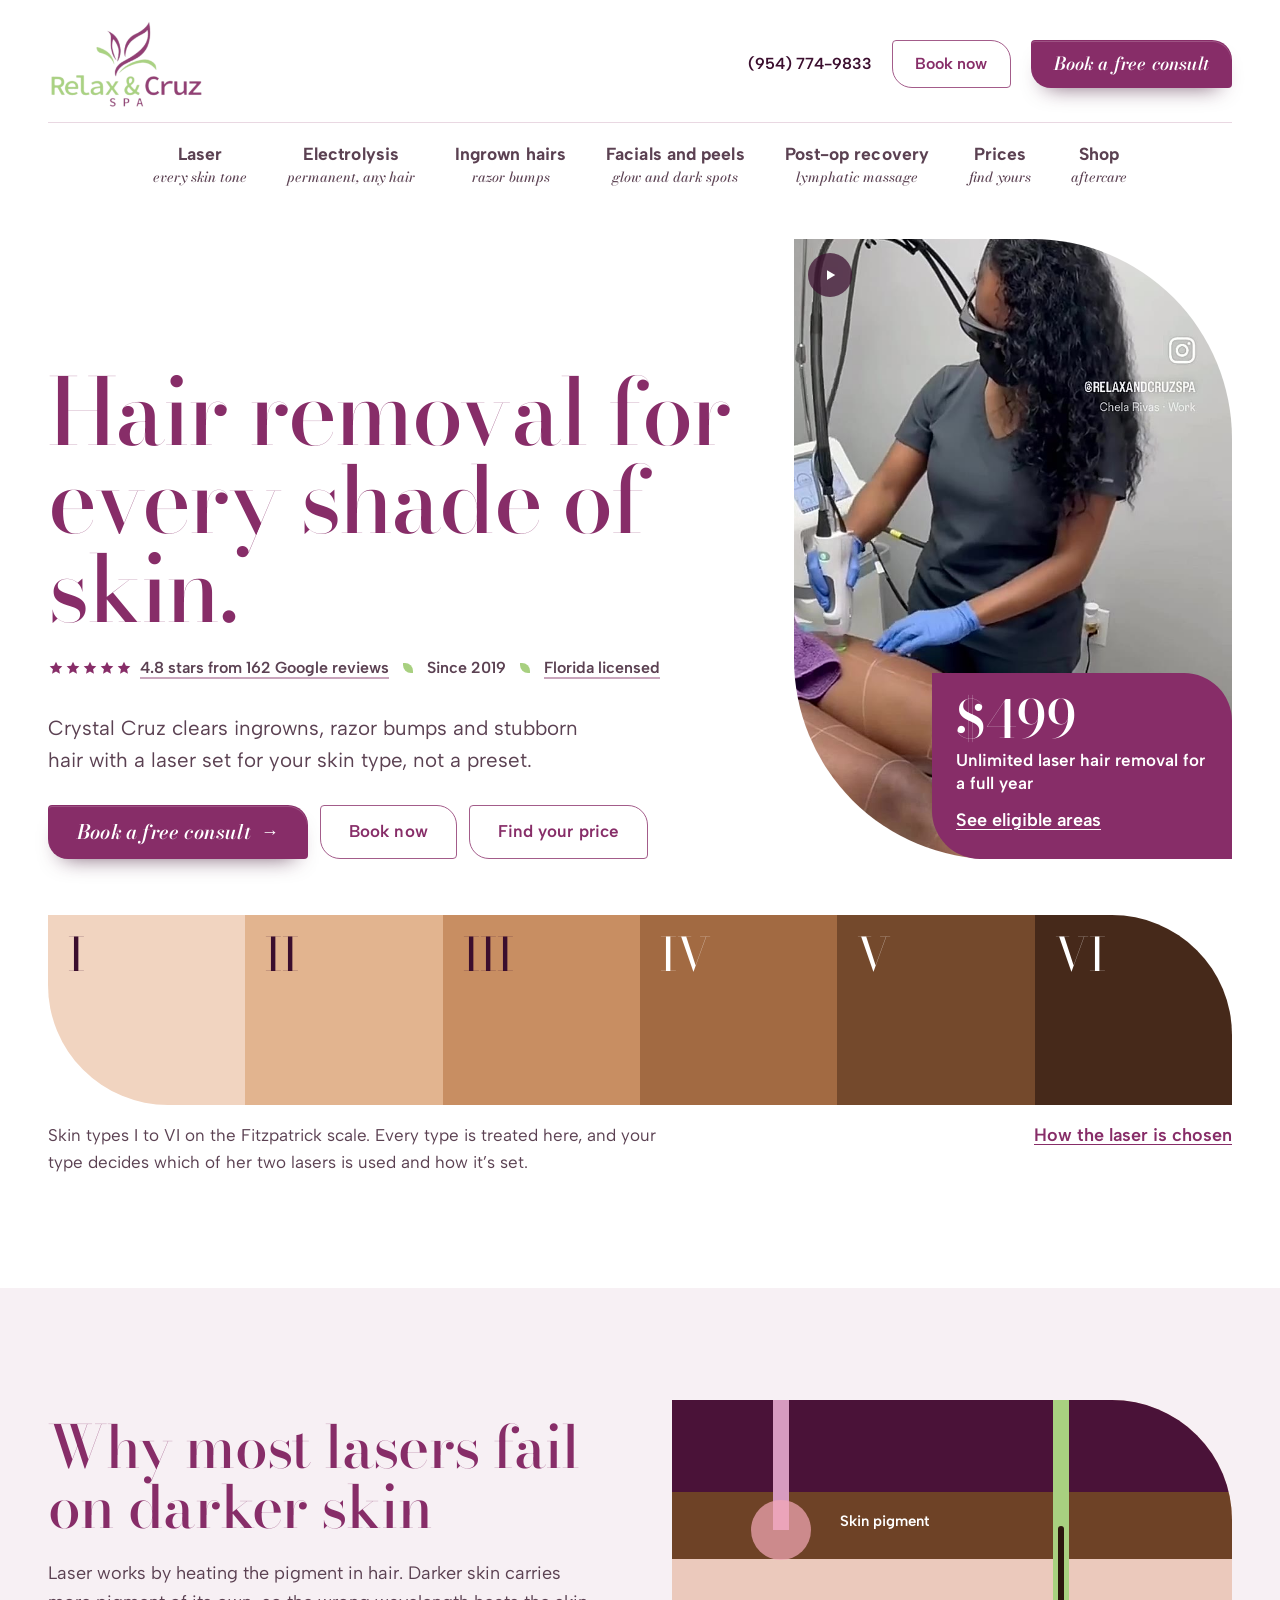
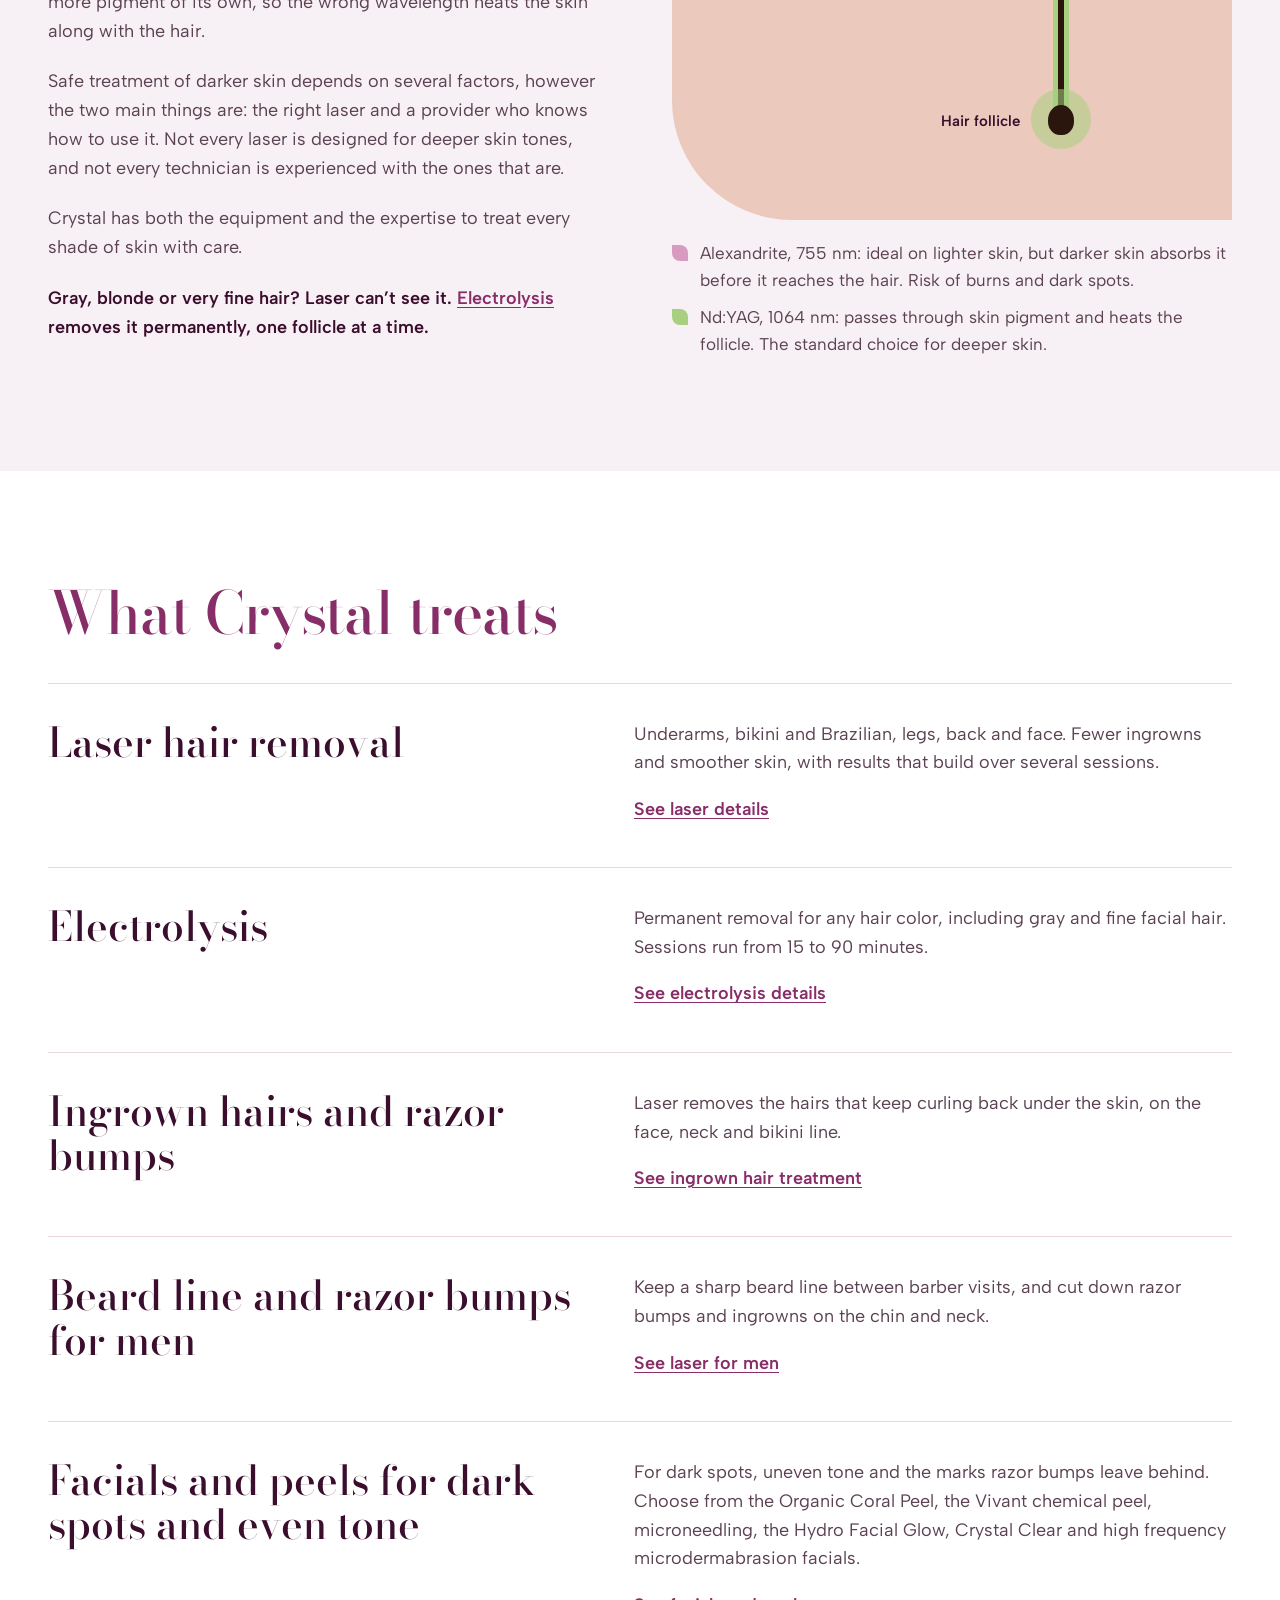
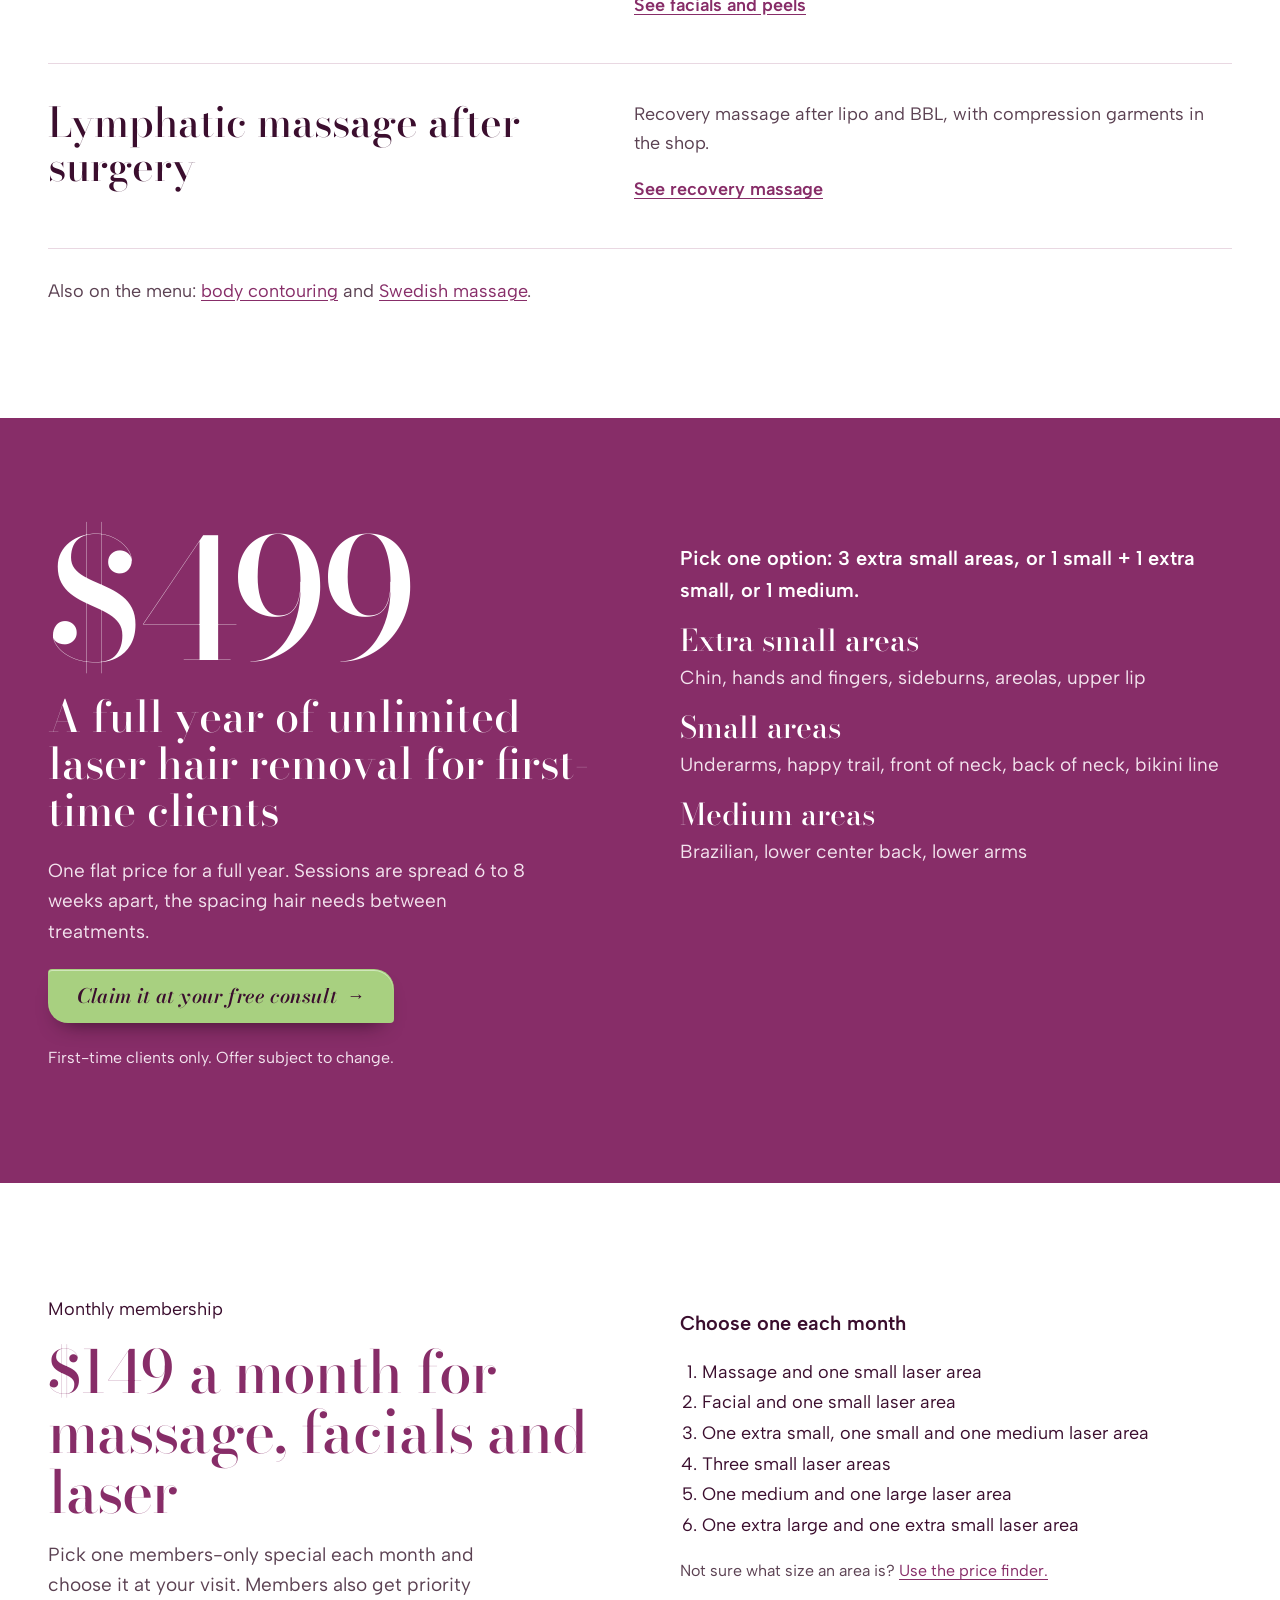
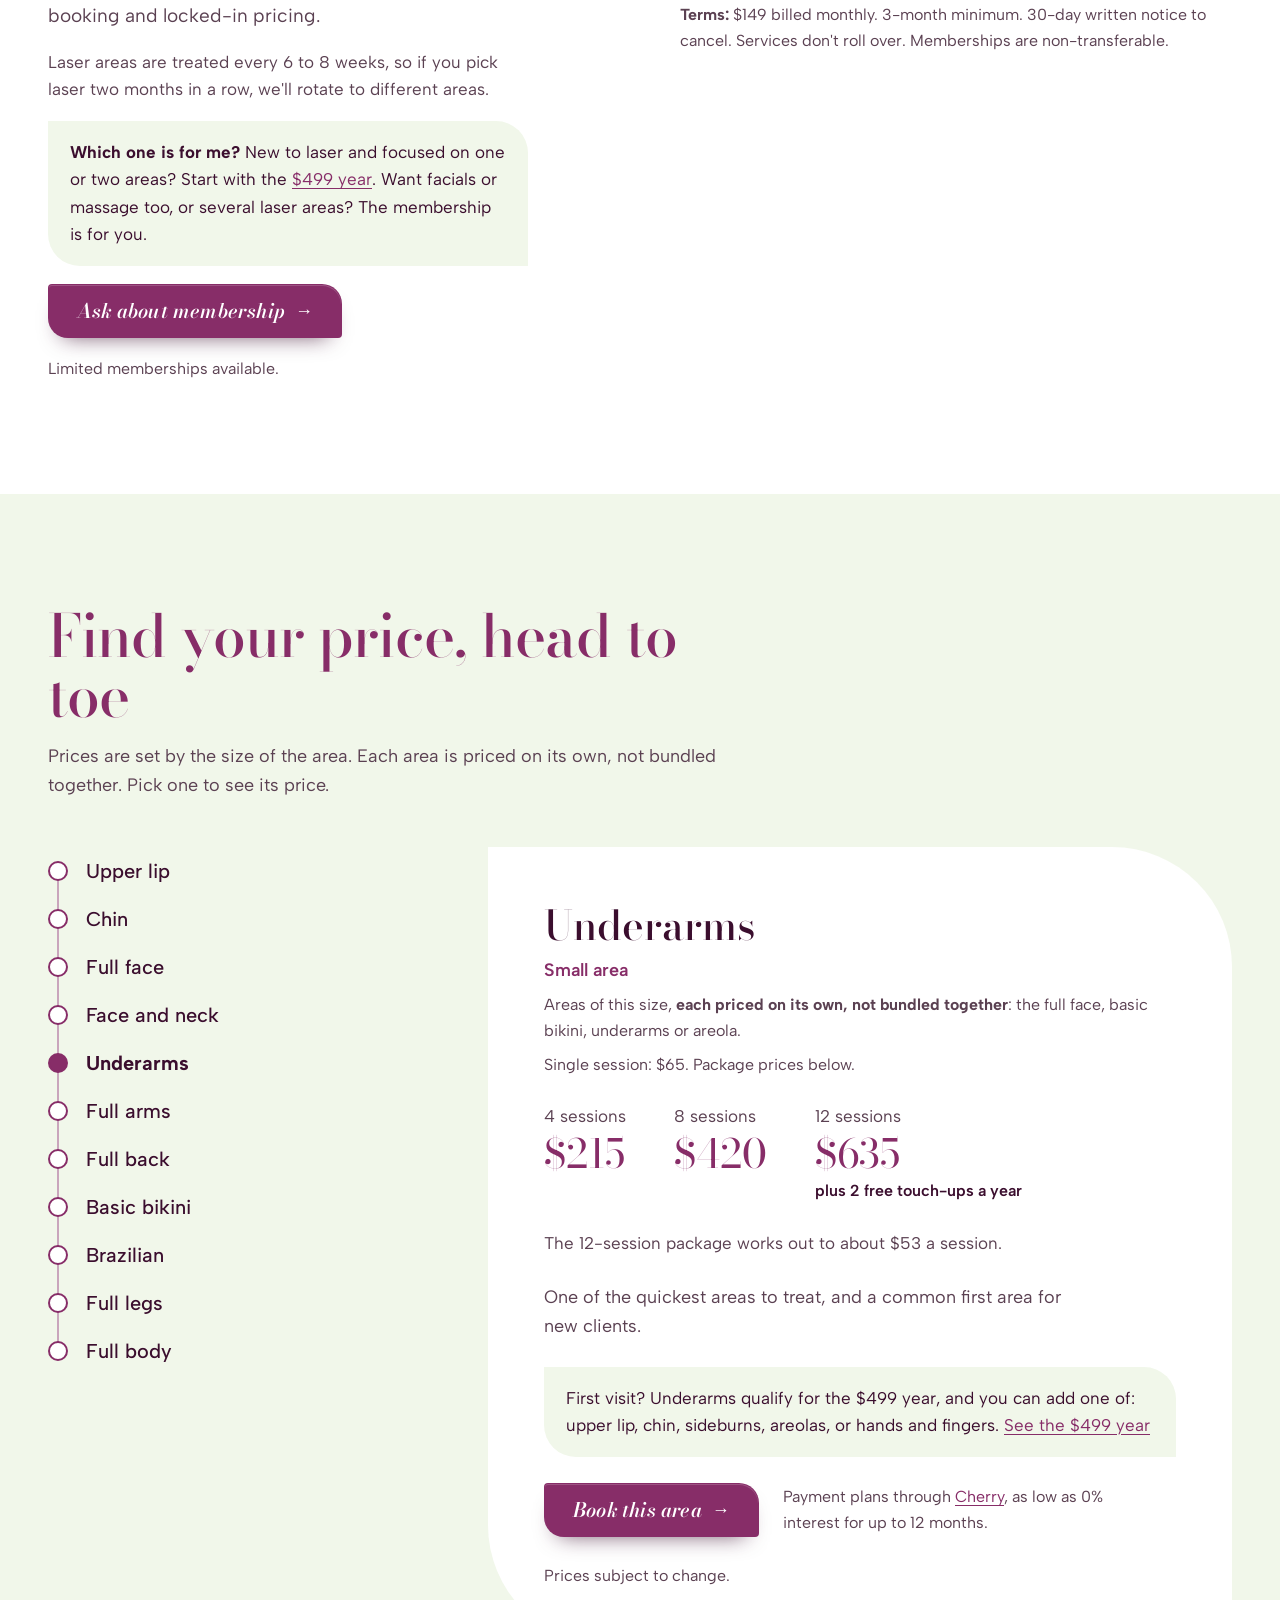
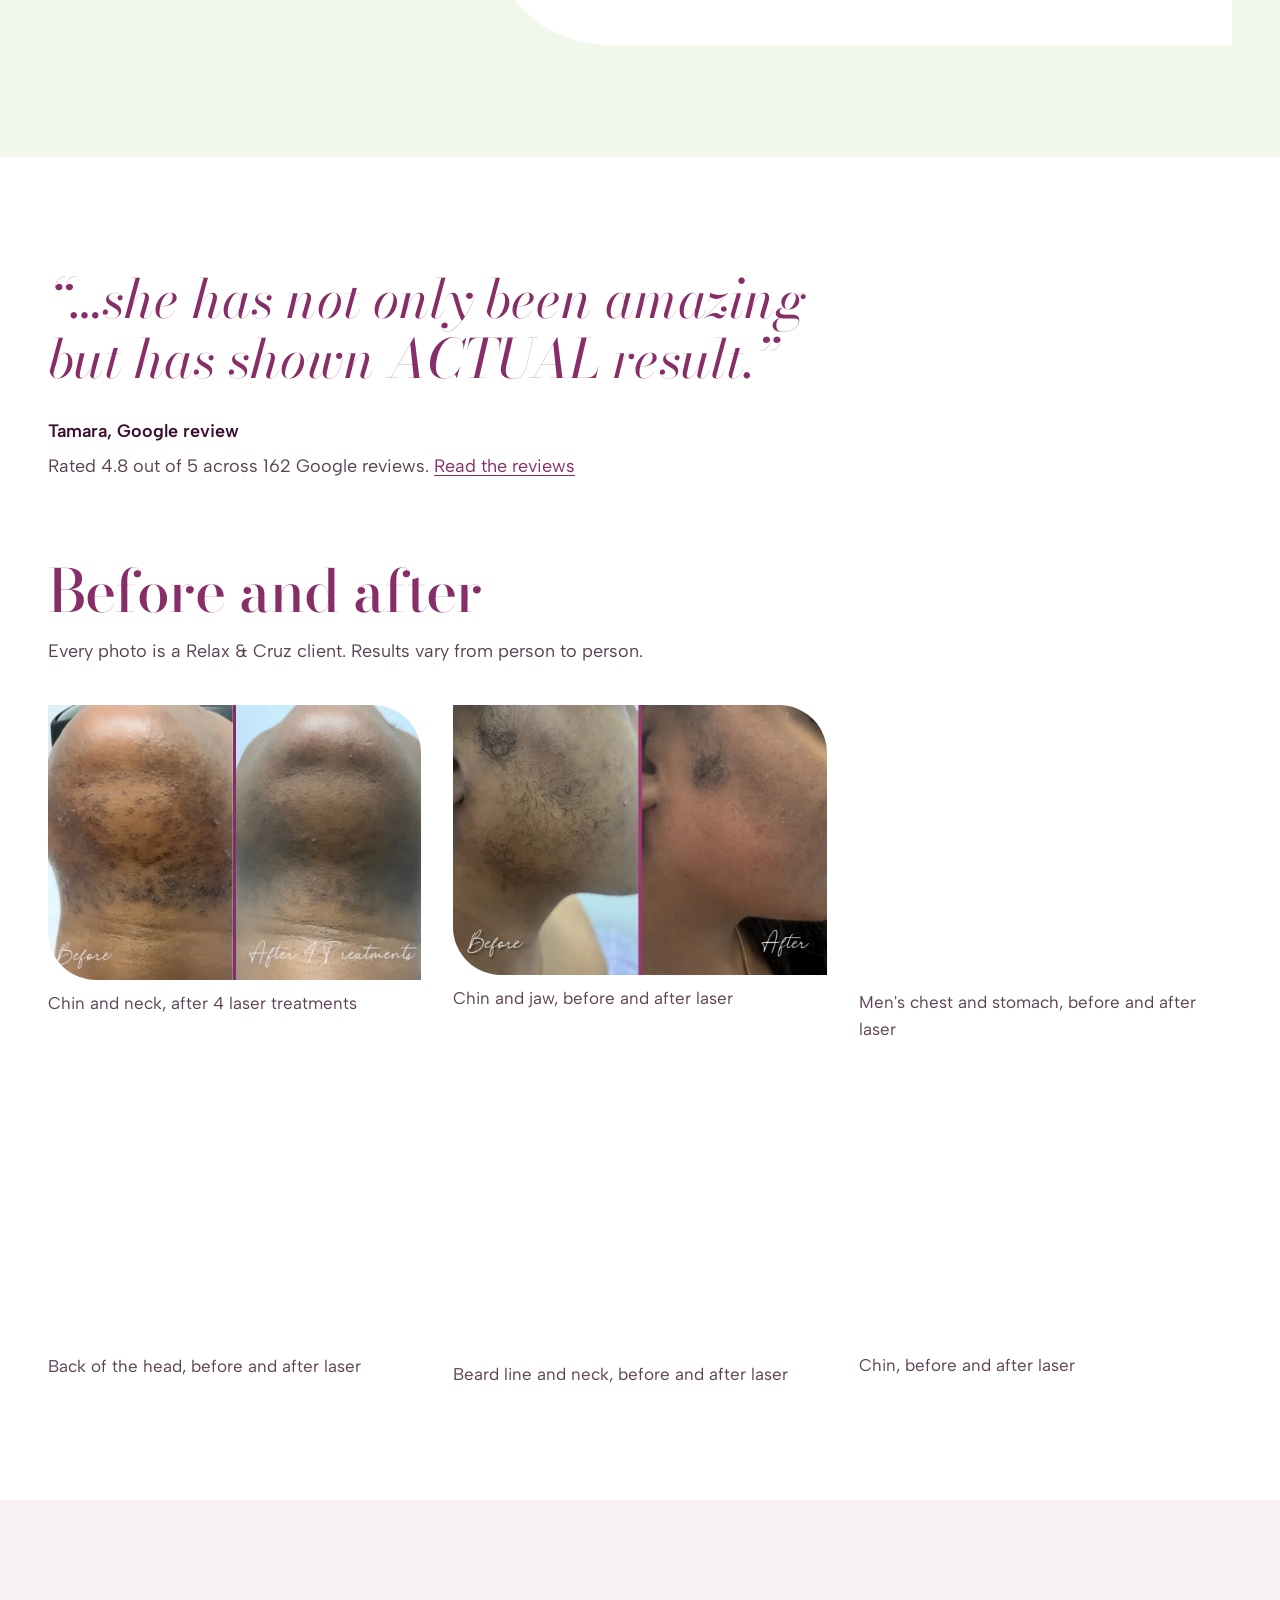
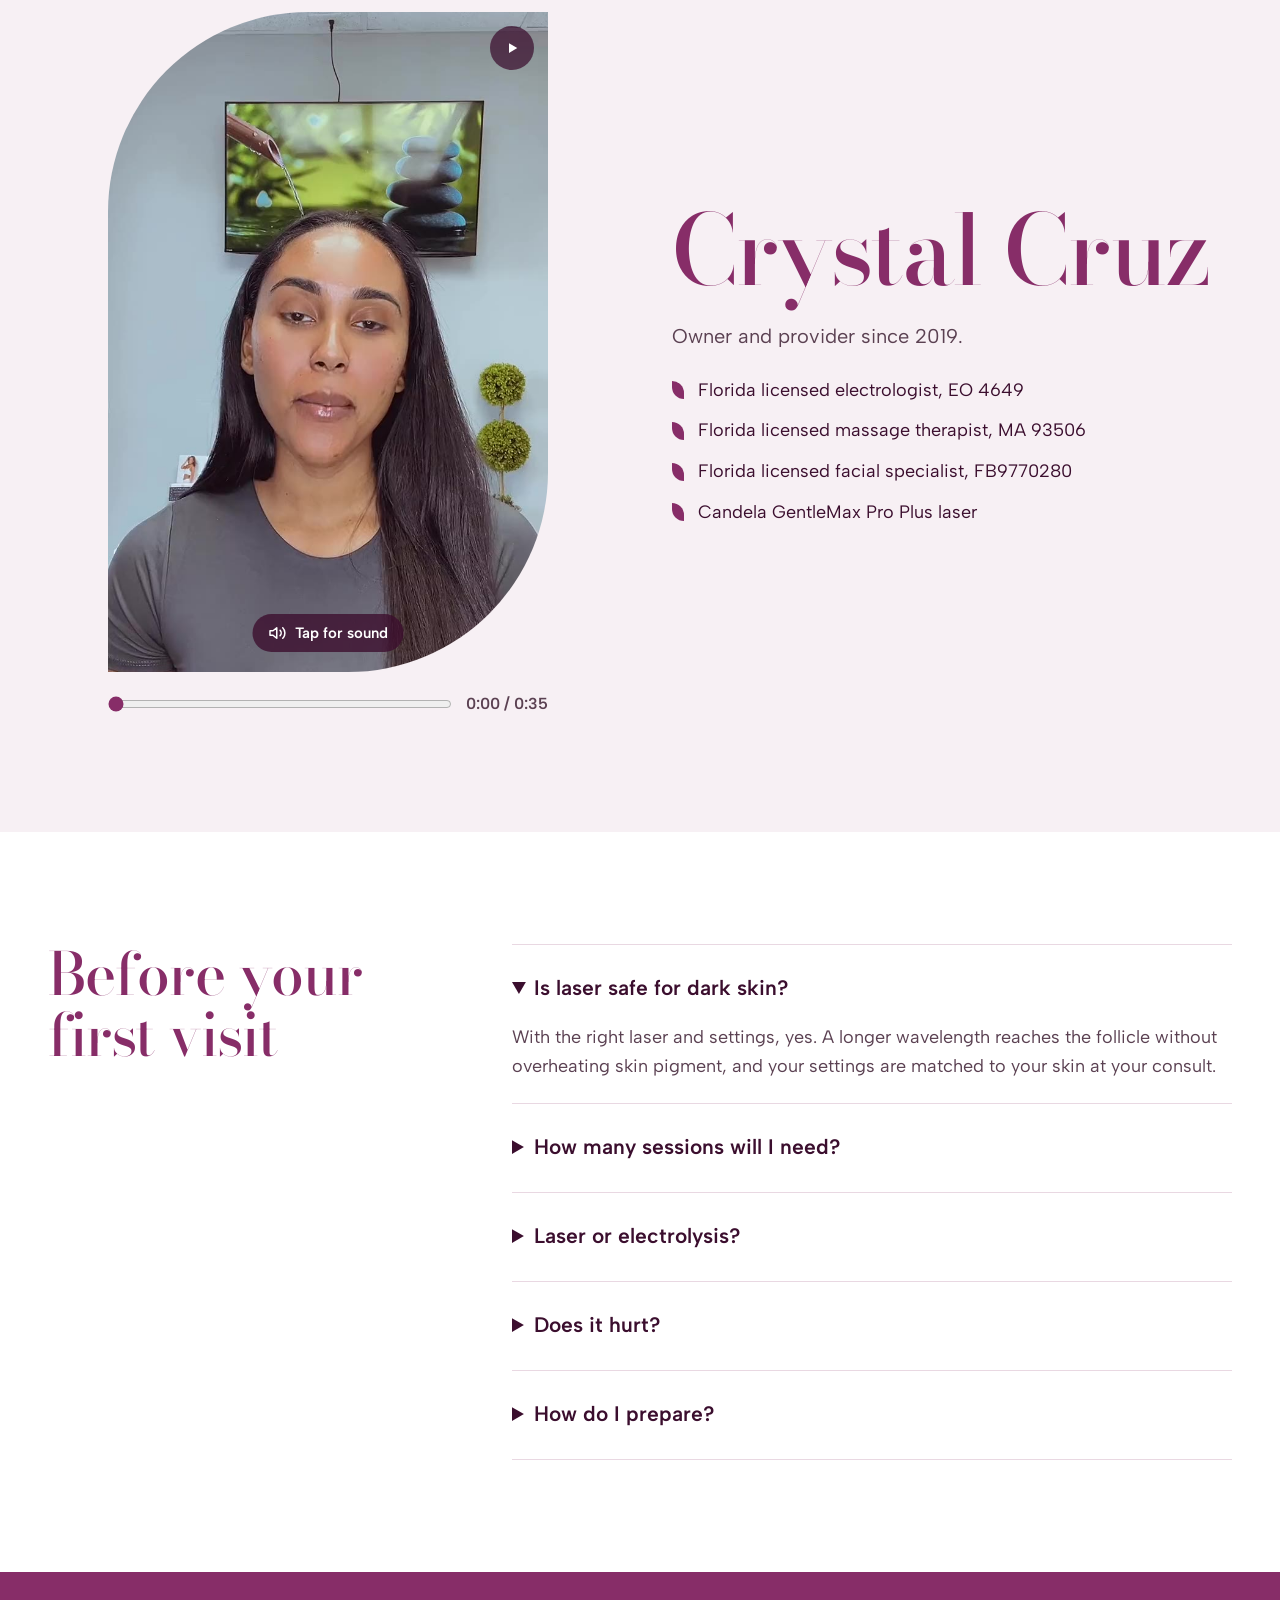
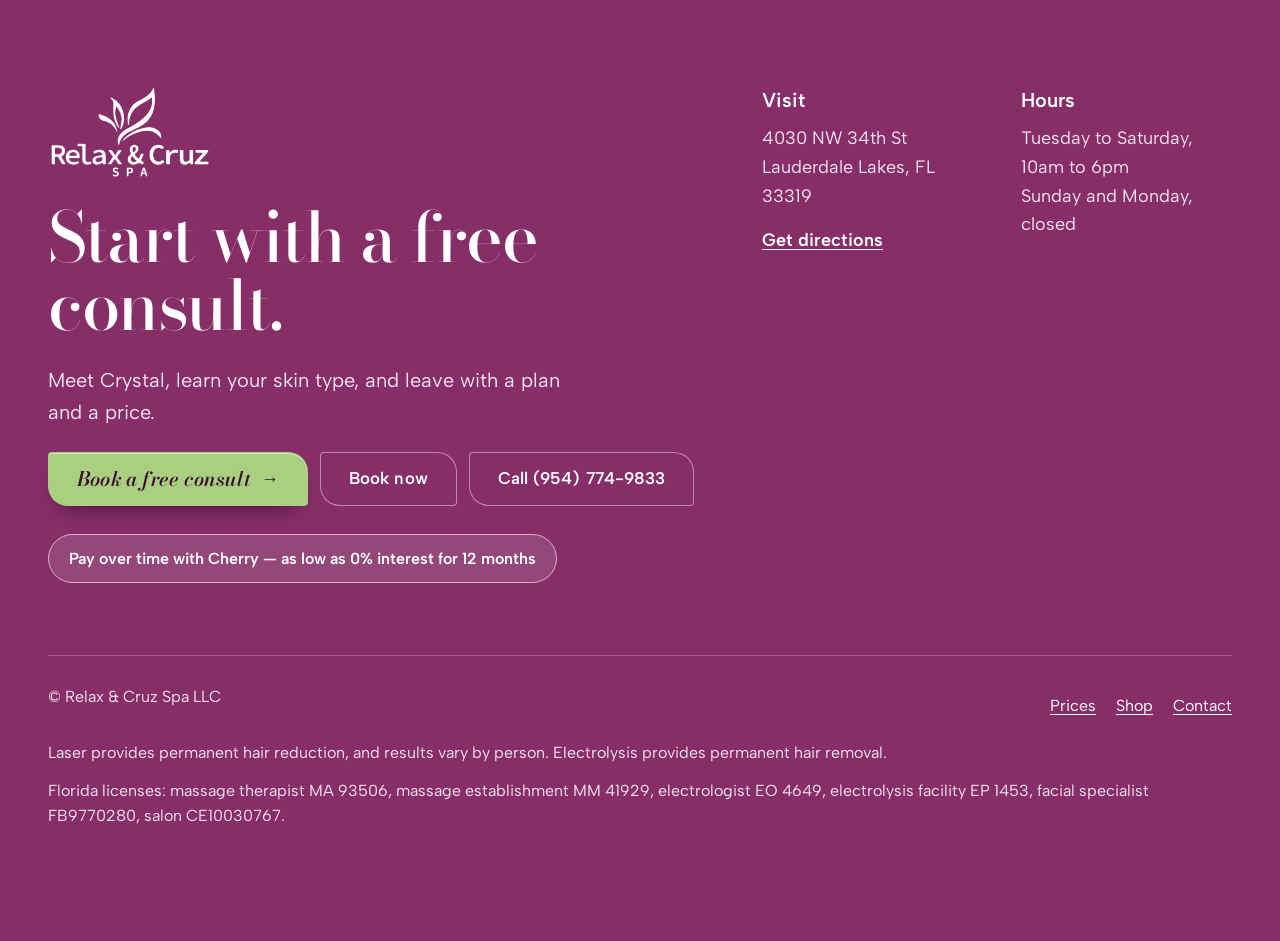
<file: index.html>
<!doctype html>
<html lang="en">
<head>
<meta charset="utf-8">
<meta name="viewport" content="width=device-width, initial-scale=1">
<title>Relax &amp; Cruz Spa | Laser &amp; Facials in Lauderdale Lakes, FL</title>
<meta name="description" content="Laser hair removal, electrolysis, facials and peels for every skin tone in Lauderdale Lakes, FL. $499 unlimited first year for new clients. Free consult.">
<link rel="canonical" href="https://www.relaxandcruzspa.com/">
<meta property="og:type" content="website">
<meta property="og:site_name" content="Relax &amp; Cruz Spa">
<meta property="og:title" content="Laser hair removal for every shade of skin">
<meta property="og:description" content="Laser hair removal, electrolysis, facials and peels in Lauderdale Lakes, FL. $499 unlimited first year for new clients.">
<meta property="og:url" content="https://www.relaxandcruzspa.com/">
    <meta property="og:image" content="https://www.relaxandcruzspa.com/og-image.jpg">
    <meta name="twitter:card" content="summary_large_image">
    <meta name="twitter:image" content="https://www.relaxandcruzspa.com/og-image.jpg">
<meta name="theme-color" content="#872D68">
<link rel="icon" type="image/png" href="favicon.png">
<link rel="apple-touch-icon" href="apple-touch-icon.png">
<link rel="preconnect" href="https://fonts.googleapis.com">
<link rel="preconnect" href="https://fonts.gstatic.com" crossorigin>
<link rel="stylesheet" href="https://fonts.googleapis.com/css2?family=Albert+Sans:wght@400;500;600;700&family=Bodoni+Moda:ital,opsz,wght@0,6..96,400..700;1,6..96,400..700&display=swap">
<link rel="stylesheet" href="styles.css?v=7">
<script type="application/ld+json">
{
  "@context": "https://schema.org",
  "@type": "BeautySalon",
  "name": "Relax & Cruz Spa",
  "url": "https://www.relaxandcruzspa.com/",
  "logo": "https://www.relaxandcruzspa.com/logo.png",
  "telephone": "+1-954-774-9833",
  "priceRange": "$$",
  "address": {
    "@type": "PostalAddress",
    "streetAddress": "4030 NW 34th St",
    "addressLocality": "Lauderdale Lakes",
    "addressRegion": "FL",
    "postalCode": "33319",
    "addressCountry": "US"
  },
  "openingHoursSpecification": [{
    "@type": "OpeningHoursSpecification",
    "dayOfWeek": ["Tuesday", "Wednesday", "Thursday", "Friday", "Saturday"],
    "opens": "10:00",
    "closes": "18:00"
  }],
  "sameAs": [
    "https://www.facebook.com/341433079826281/",
    "https://www.yelp.com/biz/relax-and-cruz-spa-lauderdale"
  ]
}
</script>
</head>
<body>
<a class="skip-link" href="#main">Skip to content</a>

<header class="site-header">
  <div class="wrap header-bar">
    <a class="brand" href="./"><img src="logo.png" alt="Relax &amp; Cruz Spa" width="276" height="162" decoding="async"></a>
    <nav class="nav" id="site-nav" aria-label="Main">
      <a href="laser-hair-removal"><span class="nav-name">Laser</span><span class="nav-hint">every skin tone</span></a>
      <a href="electrolysis"><span class="nav-name">Electrolysis</span><span class="nav-hint">permanent, any hair</span></a>
      <a href="ingrown-hair"><span class="nav-name">Ingrown hairs</span><span class="nav-hint">razor bumps</span></a>
      <a href="facials-and-peels"><span class="nav-name">Facials and peels</span><span class="nav-hint">glow and dark spots</span></a>
      <a href="lymphatic-massage"><span class="nav-name">Post-op recovery</span><span class="nav-hint">lymphatic massage</span></a>
      <a href="#prices"><span class="nav-name">Prices</span><span class="nav-hint">find yours</span></a>
      <a href="shop"><span class="nav-name">Shop</span><span class="nav-hint">aftercare</span></a>
    </nav>
    <div class="header-actions">
      <a class="header-phone" href="tel:+19547749833">(954) 774-9833</a>
      <a data-book="all" class="btn btn-outline" href="https://book.squareup.com/appointments/5c3y8w34fg9goo/location/LR7VH9PK37BJG/services">Book now</a>
      <a data-book="consult" class="btn btn-plum" href="https://book.squareup.com/appointments/5c3y8w34fg9goo/location/LR7VH9PK37BJG/services">Book a free consult</a>
      <button class="menu-toggle" type="button" aria-expanded="false" aria-controls="site-nav" aria-label="Open menu">
        <svg width="22" height="22" viewBox="0 0 24 24" fill="none" stroke="currentColor" stroke-width="2" stroke-linecap="round" aria-hidden="true"><path d="M4 7h16M4 12h16M4 17h16"/></svg>
      </button>
    </div>
  </div>
</header>

<main id="main">

<section class="wrap hero">
  <div class="hero-grid">
    <div class="hero-copy">
      <h1 class="h1">Hair removal for every shade of skin.</h1>
      <ul class="trust" aria-label="Why clients trust us">
        <li><span class="trust-stars" aria-hidden="true"><svg viewBox="0 0 24 24" width="16" height="16"><path d="M12 2.5l2.9 6.1 6.6.8-4.9 4.6 1.3 6.6L12 17.3l-5.9 3.3 1.3-6.6-4.9-4.6 6.6-.8z"/></svg><svg viewBox="0 0 24 24" width="16" height="16"><path d="M12 2.5l2.9 6.1 6.6.8-4.9 4.6 1.3 6.6L12 17.3l-5.9 3.3 1.3-6.6-4.9-4.6 6.6-.8z"/></svg><svg viewBox="0 0 24 24" width="16" height="16"><path d="M12 2.5l2.9 6.1 6.6.8-4.9 4.6 1.3 6.6L12 17.3l-5.9 3.3 1.3-6.6-4.9-4.6 6.6-.8z"/></svg><svg viewBox="0 0 24 24" width="16" height="16"><path d="M12 2.5l2.9 6.1 6.6.8-4.9 4.6 1.3 6.6L12 17.3l-5.9 3.3 1.3-6.6-4.9-4.6 6.6-.8z"/></svg><svg viewBox="0 0 24 24" width="16" height="16"><path d="M12 2.5l2.9 6.1 6.6.8-4.9 4.6 1.3 6.6L12 17.3l-5.9 3.3 1.3-6.6-4.9-4.6 6.6-.8z"/></svg></span><a href="https://www.google.com/maps/search/?api=1&amp;query=Relax%20%26%20Cruz%20Spa&amp;query_place_id=ChIJVxkaC0UH2YgR4lUdHG4DhzY" target="_blank" rel="noopener">4.8 stars from 162 Google reviews</a></li>
        <li>Since 2019</li>
        <li><a href="#licenses">Florida licensed</a></li>
      </ul>
      <p class="lede">Crystal Cruz clears ingrowns, razor bumps and stubborn hair with a laser set for your skin type, not a preset.</p>
      <div class="btn-row">
        <a data-book="consult" class="btn btn-plum" href="https://book.squareup.com/appointments/5c3y8w34fg9goo/location/LR7VH9PK37BJG/services">Book a free consult</a>
        <a data-book="all" class="btn btn-outline" href="https://book.squareup.com/appointments/5c3y8w34fg9goo/location/LR7VH9PK37BJG/services">Book now</a>
        <a class="btn btn-outline" href="#prices">Find your price</a>
      </div>
    </div>
    <div class="hero-media">
      <div class="hero-frame hero-frame--video">
        <video class="photo leaf-lg" style="object-position: 50% 50%" src="offer-hero.mp4" poster="offer-hero.jpg" autoplay muted loop playsinline preload="metadata" aria-label="Laser hair removal on a client's legs"></video>
        <div class="offer-card offer-card--compact" style="border-radius: 0 48px 0 48px">
          <p class="price">$499</p>
          <p class="what">Unlimited laser hair removal for a full year</p>
          <p class="terms">First-time clients only. Choose from eligible areas like underarms, bikini line or Brazilian.</p>
          <a class="text-link" href="#offer">See eligible areas</a>
        </div>
      </div>
    </div>
  </div>

  <div class="shades-block">
    <div class="shades leaf-md" role="img" aria-label="Six skin tones, Fitzpatrick types I to VI, all treated here">
      <div class="shade" style="background:#F1D4C0">I</div>
      <div class="shade" style="background:#E2B48F">II</div>
      <div class="shade" style="background:#C88E62">III</div>
      <div class="shade on-dark" style="background:#A26A42">IV</div>
      <div class="shade on-dark" style="background:#74492C">V</div>
      <div class="shade on-dark" style="background:#46291A">VI</div>
    </div>
    <div class="shades-caption">
      <p class="muted small" style="font-size:17px; max-width:640px">Skin types I to VI on the Fitzpatrick scale. Every type is treated here, and your type decides which of her two lasers is used and how it’s set.</p>
      <a href="#laser" style="font-weight:600">How the laser is chosen</a>
    </div>
  </div>
</section>

<section id="laser" class="section bg-tint">
  <div class="wrap split">
    <div class="stack">
      <h2 class="h2">Why most lasers fail on darker skin</h2>
      <p class="muted">Laser works by heating the pigment in hair. Darker skin carries more pigment of its own, so the wrong wavelength heats the skin along with the hair.</p>
      <p class="muted">Safe treatment of darker skin depends on several factors, however the two main things are: the right laser and a provider who knows how to use it. Not every laser is designed for deeper skin tones, and not every technician is experienced with the ones that are.</p>
      <p class="muted">Crystal has both the equipment and the expertise to treat every shade of skin with care.</p>
      <p style="font-weight:600">Gray, blonde or very fine hair? Laser can’t see it. <a href="electrolysis">Electrolysis</a> removes it permanently, one follicle at a time.</p>
    </div>
    <figure style="margin:0">
      <div class="diagram leaf-md" role="img" aria-label="Diagram: a shorter wavelength stops in the pigmented skin surface, while a longer wavelength passes through to the hair follicle">
        <span class="d-air"></span>
        <span class="d-skin"></span>
        <span class="d-label d-skin-label">Skin pigment</span>
        <span class="d-label dark" style="left:calc(68% - 112px); top:calc(76% - 10px)">Hair follicle</span>
        <span class="d-beam-short"></span>
        <span class="d-heat" style="left:calc(18% - 22px); top:calc(31% - 30px); background:#F4A9B8; opacity:.7"></span>
        <span class="d-beam-long"></span>
        <span class="d-hair"></span>
        <span class="d-heat" style="left:calc(68% - 22px); top:calc(76% - 30px); background:#A8D080; opacity:.55"></span>
        <span class="d-bulb"></span>
      </div>
      <figcaption class="legend">
        <span><i style="background:#D79BC0"></i>Alexandrite, 755 nm: ideal on lighter skin, but darker skin absorbs it before it reaches the hair. Risk of burns and dark spots.</span>
        <span><i style="background:#A8D080"></i>Nd:YAG, 1064 nm: passes through skin pigment and heats the follicle. The standard choice for deeper skin.</span>
      </figcaption>
    </figure>
  </div>
</section>

<section id="services" class="section">
  <div class="wrap">
    <h2 class="h2">What Crystal treats</h2>
    <div class="services">
      <div class="service-row">
        <h3 class="h3">Laser hair removal</h3>
        <div>
          <p class="muted">Underarms, bikini and Brazilian, legs, back and face. Fewer ingrowns and smoother skin, with results that build over several sessions.</p>
          <a class="text-link" href="laser-hair-removal">See laser details</a>
        </div>
      </div>
      <div class="service-row">
        <h3 class="h3">Electrolysis</h3>
        <div>
          <p class="muted">Permanent removal for any hair color, including gray and fine facial hair. Sessions run from 15 to 90 minutes.</p>
          <a class="text-link" href="electrolysis">See electrolysis details</a>
        </div>
      </div>
      <div class="service-row">
        <h3 class="h3">Ingrown hairs and razor bumps</h3>
        <div>
          <p class="muted">Laser removes the hairs that keep curling back under the skin, on the face, neck and bikini line.</p>
          <a class="text-link" href="ingrown-hair">See ingrown hair treatment</a>
        </div>
      </div>
      <div class="service-row">
        <h3 class="h3">Beard line and razor bumps for men</h3>
        <div>
          <p class="muted">Keep a sharp beard line between barber visits, and cut down razor bumps and ingrowns on the chin and neck.</p>
          <a class="text-link" href="laser-for-men">See laser for men</a>
        </div>
      </div>
      <div class="service-row">
        <h3 class="h3">Facials and peels for dark spots and even tone</h3>
        <div>
          <p class="muted">For dark spots, uneven tone and the marks razor bumps leave behind. Choose from the Organic Coral Peel, the Vivant chemical peel, microneedling, the Hydro Facial Glow, Crystal Clear and high frequency microdermabrasion facials.</p>
          <a class="text-link" href="facials-and-peels">See facials and peels</a>
        </div>
      </div>
      <div class="service-row">
        <h3 class="h3">Lymphatic massage after surgery</h3>
        <div>
          <p class="muted">Recovery massage after lipo and BBL, with compression garments in the shop.</p>
          <a class="text-link" href="lymphatic-massage">See recovery massage</a>
        </div>
      </div>
    </div>
    <p class="muted" style="margin-top:28px">Also on the menu: <a href="body-contouring">body contouring</a> and <a href="massage">Swedish massage</a>.</p>
  </div>
</section>

<section id="offer" class="section bg-plum">
  <div class="wrap offer-grid">
    <div class="stack">
      <p class="offer-price">$499</p>
      <h2 class="offer-title">A full year of unlimited laser hair removal for first-time clients</h2>
      <p class="on-plum" style="font-size:19px; max-width:480px">One flat price for a full year. Sessions are spread 6 to 8 weeks apart, the spacing hair needs between treatments.</p>
      <a data-book="consult" class="btn btn-leaf" style="align-self:flex-start" href="https://book.squareup.com/appointments/5c3y8w34fg9goo/location/LR7VH9PK37BJG/services">Claim it at your free consult</a>
      <p class="on-plum small" style="font-size:16px">First-time clients only. Offer subject to change.</p>
    </div>
    <div class="stack" style="gap:18px; padding-top:12px">
      <p style="font-size:20px; font-weight:600">Pick one option: 3 extra small areas, or 1 small + 1 extra small, or 1 medium.</p>
      <div class="choice">
        <p class="lead">Extra small areas</p>
        <p class="areas">Chin, hands and fingers, sideburns, areolas, upper lip</p>
      </div>
      <div class="choice">
        <p class="lead">Small areas</p>
        <p class="areas">Underarms, happy trail, front of neck, back of neck, bikini line</p>
      </div>
      <div class="choice">
        <p class="lead">Medium areas</p>
        <p class="areas">Brazilian, lower center back, lower arms</p>
      </div>
    </div>
  </div>
</section>

<section id="membership" class="section">
  <div class="wrap offer-grid">
    <div class="stack" style="gap:18px">
      <p class="tier">Monthly membership</p>
      <h2 class="h2">$149 a month for massage, facials and laser</h2>
      <p class="muted" style="font-size:19px; max-width:480px">Pick one members-only special each month and choose it at your visit. Members also get priority booking and locked-in pricing.</p>
      <p class="muted" style="font-size:17px; max-width:480px">Laser areas are treated every 6 to 8 weeks, so if you pick laser two months in a row, we'll rotate to different areas.</p>
      <div class="offer-note leaf-sm" style="max-width:480px"><strong>Which one is for me?</strong> New to laser and focused on one or two areas? Start with the <a href="#offer">$499 year</a>. Want facials or massage too, or several laser areas? The membership is for you.</div>
      <a data-book="consult" class="btn btn-plum" style="align-self:flex-start" href="https://book.squareup.com/appointments/5c3y8w34fg9goo/location/LR7VH9PK37BJG/services">Ask about membership</a>
      <p class="muted" style="font-size:16px">Limited memberships available.</p>
    </div>
    <div class="stack" style="gap:18px; padding-top:12px" id="membership-details" data-fold="See the monthly choices and terms">
      <p style="font-size:20px; font-weight:600">Choose one each month</p>
      <ol style="margin:0; padding-left:22px; font-size:18px; line-height:1.7">
        <li>Massage and one small laser area</li>
        <li>Facial and one small laser area</li>
        <li>One extra small, one small and one medium laser area</li>
        <li>Three small laser areas</li>
        <li>One medium and one large laser area</li>
        <li>One extra large and one extra small laser area</li>
      </ol>
      <p class="muted" style="font-size:16px">Not sure what size an area is? <a href="#prices">Use the price finder.</a></p>
      <p class="muted" style="font-size:16px; line-height:1.6"><strong>Terms:</strong> $149 billed monthly. 3-month minimum. 30-day written notice to cancel. Services don't roll over. Memberships are non-transferable.</p>
    </div>
  </div>
</section>

<section id="prices" class="section bg-green">
  <div class="wrap">
    <div class="stack" style="gap:16px; max-width:720px">
      <h2 class="h2">Find your price, head to toe</h2>
      <p class="muted">Prices are set by the size of the area. Each area is priced on its own, not bundled together. Pick one to see its price.</p>
    </div>
    <div class="finder">
      <ul class="finder-list" id="area-list" aria-label="Body areas">
        <!-- Filled by js/main.js. Buttons below are the no-script fallback. -->
        <li><button class="area-btn" type="button" data-area="4" aria-pressed="true">Underarms</button></li>
      </ul>
      <div class="finder-panel leaf-md" id="finder-panel" aria-live="polite">
        <div class="stack-sm" style="gap:8px">
          <h3 class="h3" data-f="name">Underarms</h3>
          <p class="tier" data-f="tier">Small area</p>
          <p class="muted" style="font-size:16px">Areas of this size, <strong>each priced on its own, not bundled together</strong>: <span data-f="covers">the full face, basic bikini, underarms or areola</span>.</p>
          <p class="muted" style="font-size:16px">Single session: <span data-f="single">$65</span>. Package prices below.</p>
        </div>
        <div class="prices">
          <div class="price-box"><span class="label">4 sessions</span><span class="amount" data-f="p4">$215</span></div>
          <div class="price-box"><span class="label">8 sessions</span><span class="amount" data-f="p8">$420</span></div>
          <div class="price-box"><span class="label">12 sessions</span><span class="amount" data-f="p12">$635</span><span class="extra">plus 2 free touch-ups a year</span></div>
        </div>
        <p class="muted" style="font-size:17px">The 12-session package works out to about <span data-f="per">$53</span> a session.</p>
        <p class="muted" data-f="note" style="max-width:540px">One of the quickest areas to treat, and a common first area for new clients.</p>
        <p class="offer-note leaf-sm"><span data-f="offer">First visit? Underarms qualify for the $499 year, and you can add one of: upper lip, chin, sideburns, areolas, or hands and fingers.</span> <a href="#offer">See the $499 year</a></p>
        <div class="finder-cta">
          <a data-book="laser-s" class="btn btn-plum" href="https://book.squareup.com/appointments/5c3y8w34fg9goo/location/LR7VH9PK37BJG/services">Book this area</a>
          <span class="small muted">Payment plans through <a href="https://pay.withcherry.com/relaxandcruzspa-llc">Cherry</a>, as low as 0% interest for up to 12 months.</span>
        </div>
        <p class="muted" style="font-size:16px">Prices subject to change.</p>
      </div>
    </div>
  </div>
</section>

<section id="results" class="section">
  <div class="wrap">
    <figure class="stack" style="margin:0; gap:28px; max-width:820px">
      <blockquote class="quote">“…she has not only been amazing but has shown ACTUAL result.”</blockquote>
      <figcaption class="stack-sm" style="gap:6px">
        <span style="font-weight:600">Tamara, Google review</span>
        <span class="muted">Rated 4.8 out of 5 across 162 Google reviews. <a href="https://www.google.com/maps/search/?api=1&amp;query=Relax%20%26%20Cruz%20Spa&amp;query_place_id=ChIJVxkaC0UH2YgR4lUdHG4DhzY" target="_blank" rel="noopener">Read the reviews</a></span>
      </figcaption>
    </figure>
    <div class="stack" style="gap:16px; max-width:720px; margin-top:80px">
      <h2 class="h2">Before and after</h2>
      <p class="muted">Every photo is a Relax &amp; Cruz client. Results vary from person to person.</p>
    </div>
    <div class="results" id="home-results" data-fold-after="3" data-fold-label="Show more before and after photos">
      <figure class="result">
        <img src="ba-chin-4-treatments.jpg" alt="A woman's chin and neck covered in hair bumps before, and smoother skin after 4 laser treatments" width="980" height="720" loading="lazy" decoding="async">
        <figcaption>Chin and neck, after 4 laser treatments</figcaption>
      </figure>
      <figure class="result">
        <img src="ba-chin-women.jpg" alt="Before and after laser hair removal on a woman's chin and jaw" width="1000" height="721" loading="lazy" decoding="async">
        <figcaption>Chin and jaw, before and after laser</figcaption>
      </figure>
      <figure class="result">
        <img src="ba-chest-men.jpg" alt="A man's chest and stomach before and after laser hair removal" width="984" height="720" loading="lazy" decoding="async">
        <figcaption>Men's chest and stomach, before and after laser</figcaption>
      </figure>
      <figure class="result">
        <img src="ba-head.jpg" alt="Back of a man's head before and after laser hair removal" width="923" height="663" loading="lazy" decoding="async">
        <figcaption>Back of the head, before and after laser</figcaption>
      </figure>
      <figure class="result">
        <img src="ba-beard-neck.jpg" alt="Neck below the beard line before and after laser hair removal" width="923" height="683" loading="lazy" decoding="async">
        <figcaption>Beard line and neck, before and after laser</figcaption>
      </figure>
      <figure class="result">
        <img src="ba-chin-dark-skin.jpg" alt="A chin with coarse dark hairs before laser, and smooth skin after" width="1008" height="720" loading="lazy" decoding="async">
        <figcaption>Chin, before and after laser</figcaption>
      </figure>
    </div>
  </div>
</section>

<section class="section bg-tint">
  <div class="wrap split">
    <div>
      <div class="about-frame about-video">
        <video class="photo leaf-rev" id="intro-video" data-src="intro.mp4" poster="intro.jpg" autoplay muted loop playsinline preload="none" aria-label="Crystal Cruz introduces herself and the spa"></video>
        <button class="sound-btn" type="button" id="intro-sound" aria-pressed="false">
          <svg width="18" height="18" viewBox="0 0 24 24" fill="none" stroke="currentColor" stroke-width="2" stroke-linecap="round" stroke-linejoin="round" aria-hidden="true"><path d="M11 5L6 9H2v6h4l5 4V5z"/><path d="M15.5 8.5a5 5 0 0 1 0 7M19 5a10 10 0 0 1 0 14"/></svg>
          <span>Tap for sound</span>
        </button>
      </div>
      <div class="intro-seek">
        <input type="range" id="intro-seek" min="0" max="1000" step="1" value="0" aria-label="Video position">
        <span class="intro-time" id="intro-time" aria-hidden="true">0:00 / 0:35</span>
      </div>
    </div>
    <div class="stack" style="gap:24px">
      <h2 class="about-name">Crystal Cruz</h2>
      <p class="muted" style="font-size:20px">Owner and provider since 2019.</p>
      <ul class="creds">
        <li>Florida licensed electrologist, EO 4649</li>
        <li>Florida licensed massage therapist, MA 93506</li>
        <li>Florida licensed facial specialist, FB9770280</li>
        <li>Candela GentleMax Pro Plus laser</li>
      </ul>
    </div>
  </div>
</section>

<section class="section">
  <div class="wrap faq">
    <h2 class="h2">Before your first visit</h2>
    <div class="faq-list">
      <details open>
        <summary>Is laser safe for dark skin?</summary>
        <p>With the right laser and settings, yes. A longer wavelength reaches the follicle without overheating skin pigment, and your settings are matched to your skin at your consult.</p>
      </details>
      <details>
        <summary>How many sessions will I need?</summary>
        <p>Most clients need 8 to 12 sessions, spaced 6 to 8 weeks apart, because hair grows in cycles. You leave your free consult with a plan for your areas.</p>
      </details>
      <details>
        <summary>Laser or electrolysis?</summary>
        <p>Laser treats larger areas fast and reduces hair long term. Electrolysis removes hair permanently, one follicle at a time, and works on any hair color.</p>
      </details>
      <details>
        <summary>Does it hurt?</summary>
        <p>Most clients describe laser as a quick snap against the skin. Electrolysis feels like a brief warm pinch.</p>
      </details>
      <details>
        <summary>How do I prepare?</summary>
        <p>Shave the area the day before. Skip waxing, plucking and tanning between sessions, and tell us about any medication that makes your skin sun-sensitive.</p>
      </details>
    </div>
  </div>
</section>

<section id="book" class="section bg-plum">
  <div class="wrap">
    <div class="book-grid">
      <div class="stack" style="gap:24px">
        <img src="logo-white.png" alt="" width="276" height="162" style="height:96px; width:auto; align-self:flex-start" decoding="async">
        <h2 class="book-title">Start with a free consult.</h2>
        <p class="on-plum" style="font-size:20px; max-width:520px">Meet Crystal, learn your skin type, and leave with a plan and a price.</p>
        <div class="btn-row">
          <a data-book="consult" class="btn btn-leaf" href="https://book.squareup.com/appointments/5c3y8w34fg9goo/location/LR7VH9PK37BJG/services">Book a free consult</a>
          <a data-book="all" class="btn btn-ghost" href="https://book.squareup.com/appointments/5c3y8w34fg9goo/location/LR7VH9PK37BJG/services">Book now</a>
          <a class="btn btn-ghost" href="tel:+19547749833">Call (954) 774-9833</a>
        </div>
          <a class="cherry-note" href="https://pay.withcherry.com/relaxandcruzspa-llc">Pay over time with Cherry — as low as 0% interest for 12 months</a>
      </div>
      <div>
        <div class="info">
          <p class="info-title">Visit</p>
          <p class="on-plum">4030 NW 34th St<br>Lauderdale Lakes, FL 33319</p>
          <a class="text-link" href="https://www.google.com/maps/dir/?api=1&amp;destination=4030+NW+34th+St+Lauderdale+Lakes+FL+33319">Get directions</a>
        </div>
        <div class="info">
          <p class="info-title">Hours</p>
          <p class="on-plum">Tuesday to Saturday, 10am to 6pm<br>Sunday and Monday, closed</p>
        </div>
      </div>
    </div>
    <footer class="site-footer">
      <p>© Relax &amp; Cruz Spa LLC</p>
      <nav aria-label="Footer">
        <a href="#prices">Prices</a>
        <a href="shop">Shop</a>
        <a href="contact">Contact</a>
      </nav>
      <p class="legal">Laser provides permanent hair reduction, and results vary by person. Electrolysis provides permanent hair removal.</p>
      <p class="legal" id="licenses">Florida licenses: massage therapist MA 93506, massage establishment MM 41929, electrologist EO 4649, electrolysis facility EP 1453, facial specialist FB9770280, salon CE10030767.</p>
    </footer>
  </div>
</section>

</main>

<div class="mobile-bar">
  <a class="btn btn-outline" href="tel:+19547749833">Call</a>
  <a data-book="all" class="btn btn-outline" href="https://book.squareup.com/appointments/5c3y8w34fg9goo/location/LR7VH9PK37BJG/services">Book now</a>
  <a data-book="consult" class="btn btn-plum" href="https://book.squareup.com/appointments/5c3y8w34fg9goo/location/LR7VH9PK37BJG/services">Free consult</a>
</div>

<script src="main.js?v=7" defer></script>
</body>
</html>
</file>
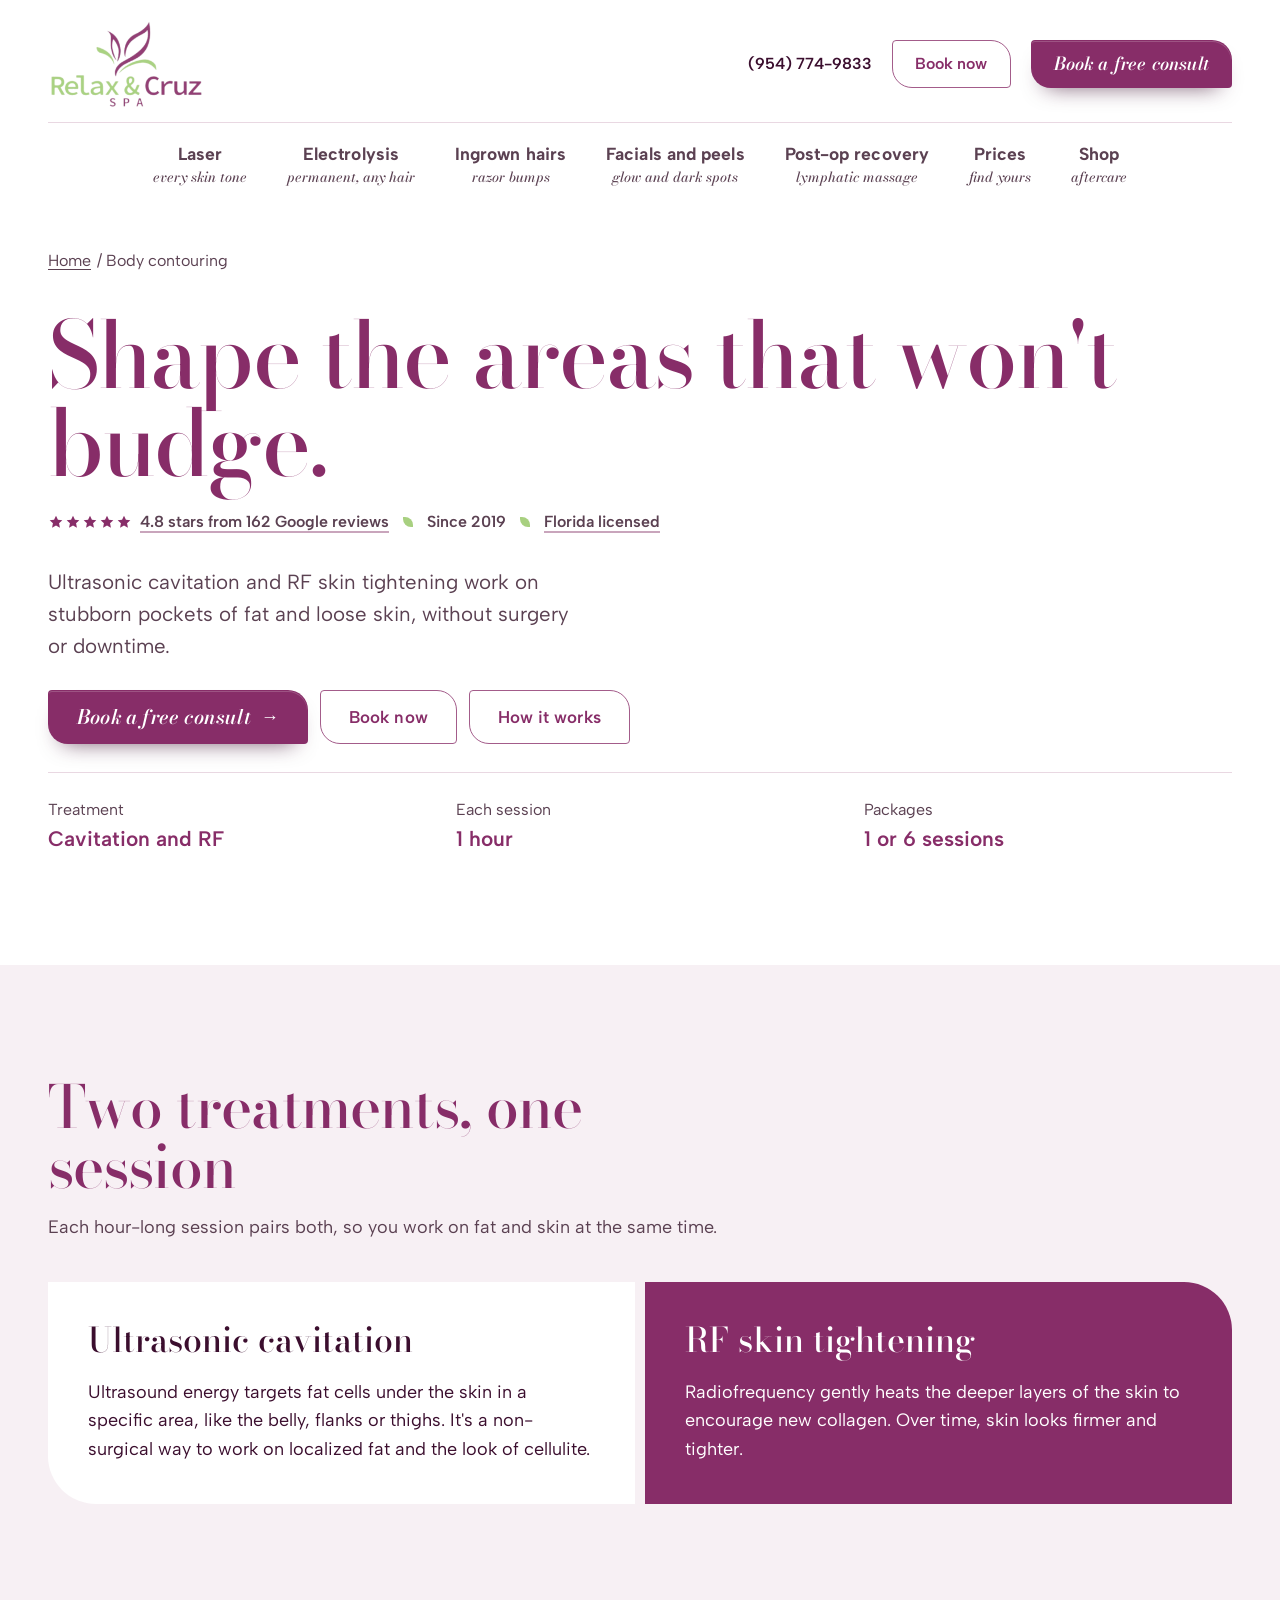
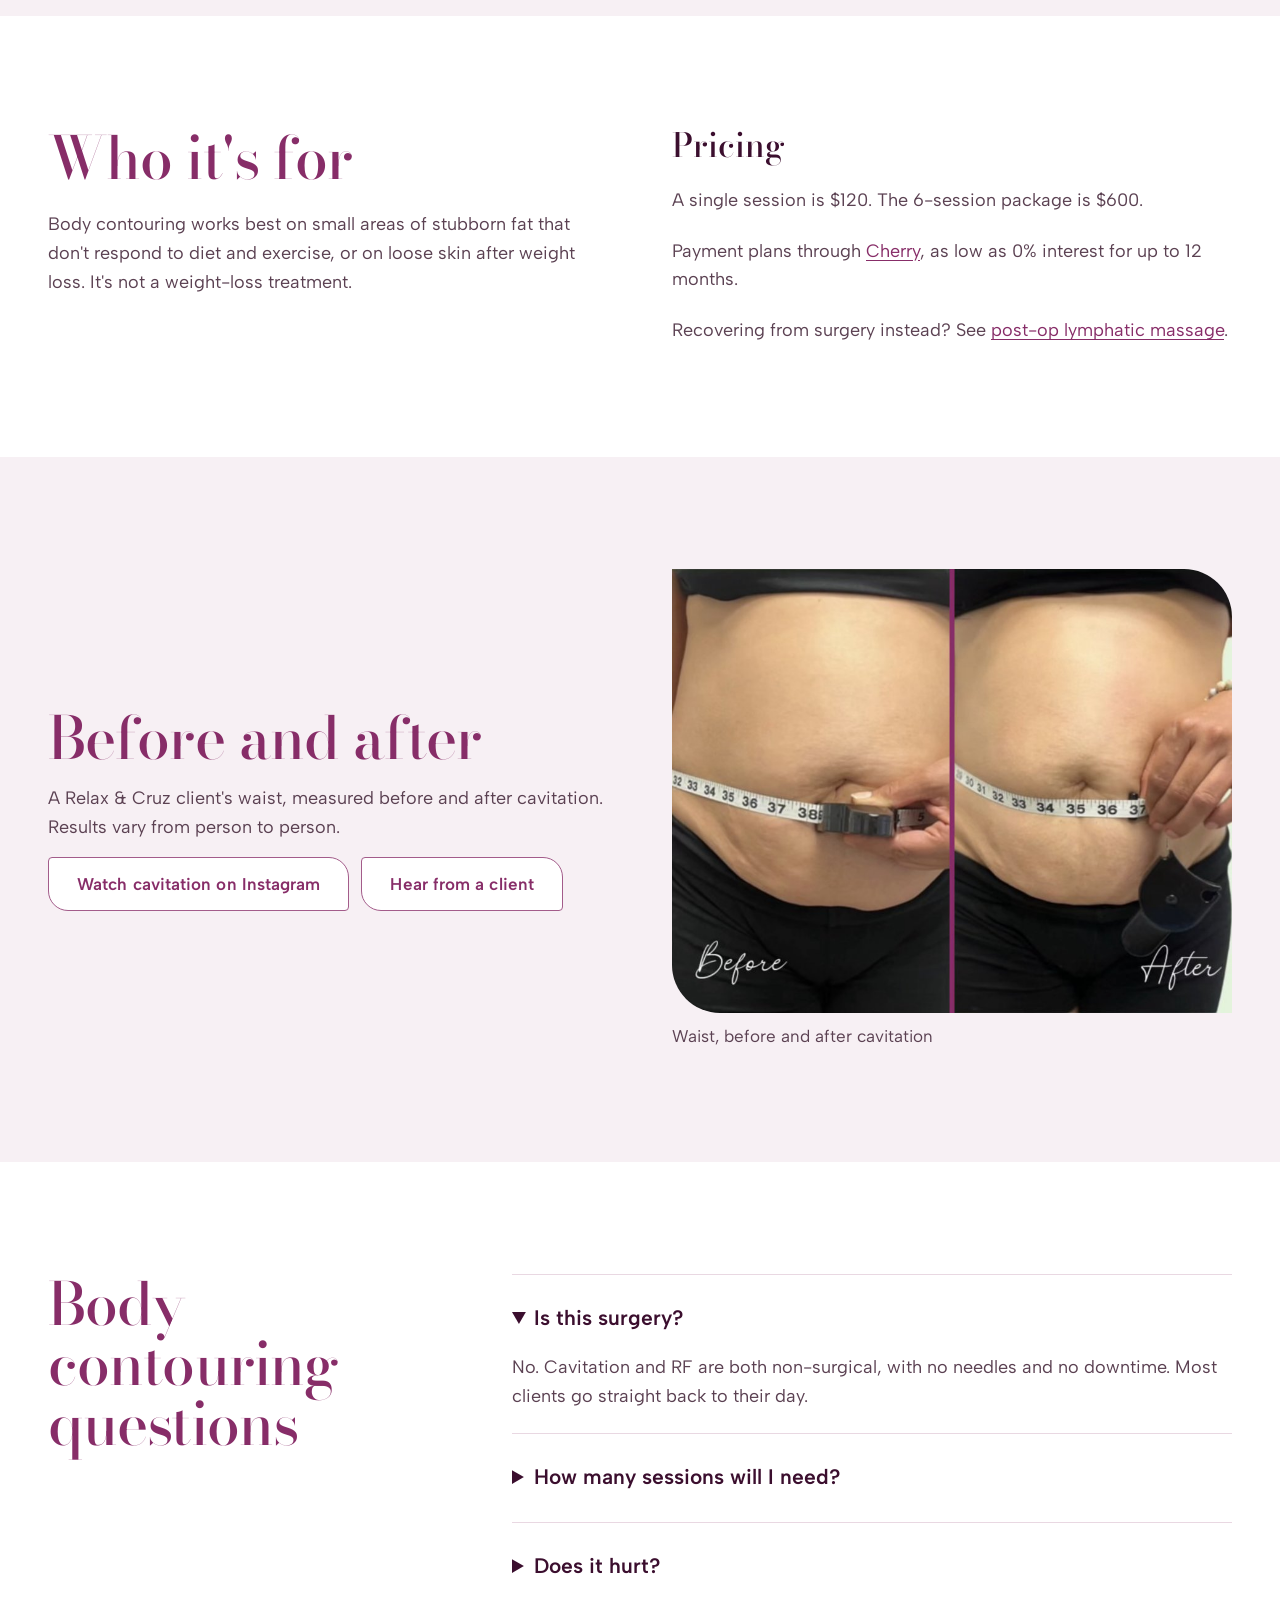
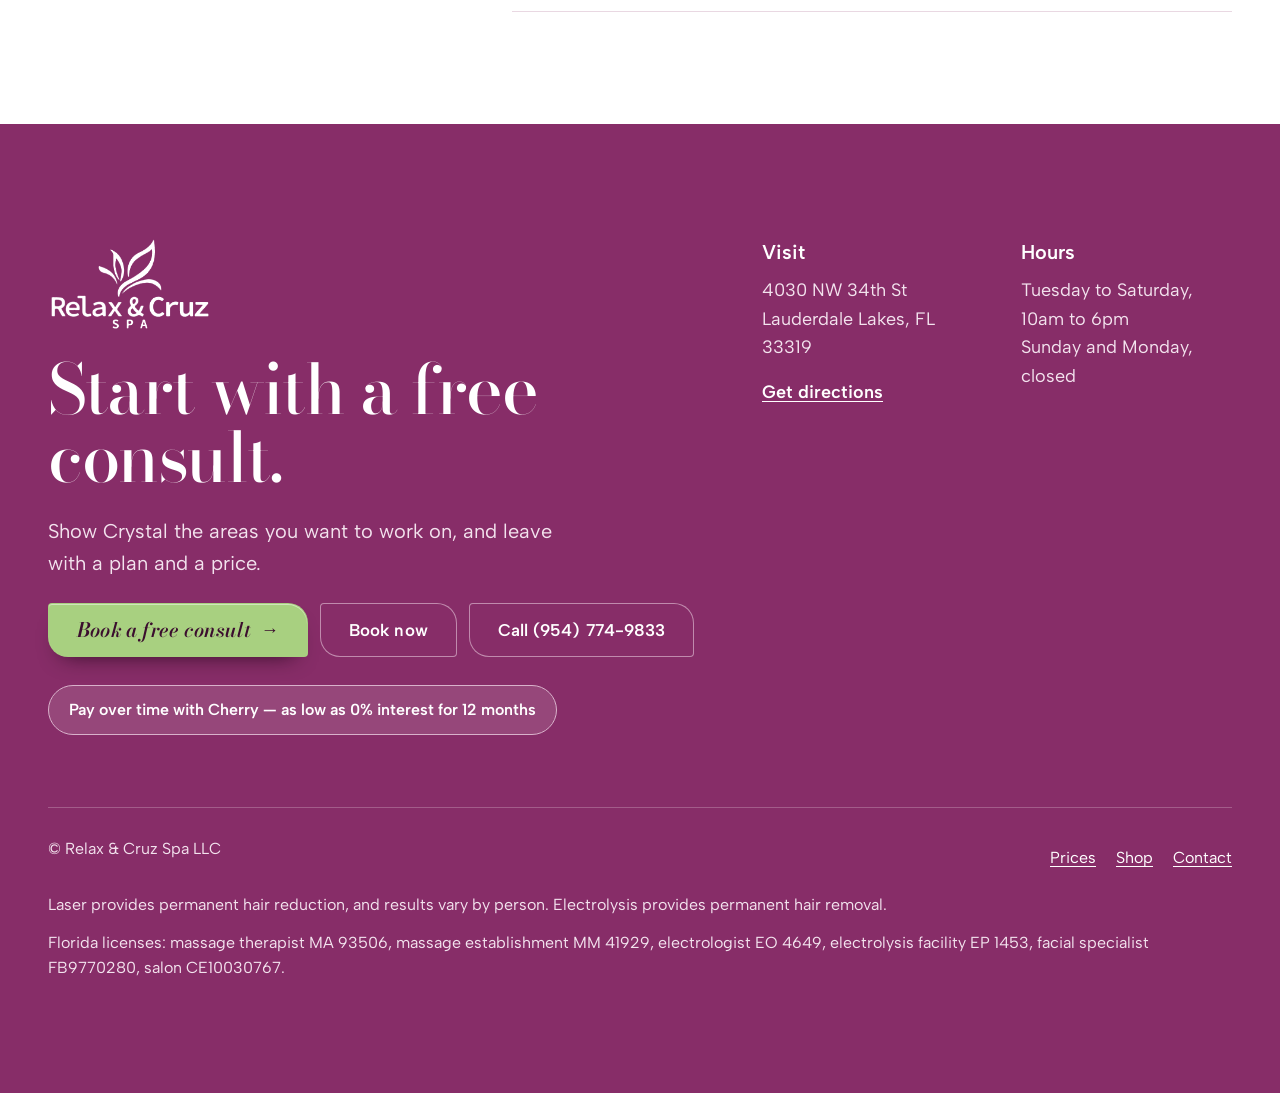
<file: body-contouring.html>
<!doctype html>
<html lang="en">
<head>
<meta charset="utf-8">
<meta name="viewport" content="width=device-width, initial-scale=1">
<title>Body Contouring, Cavitation &amp; RF | Lauderdale Lakes, FL</title>
<meta name="description" content="Non-surgical body contouring in Lauderdale Lakes, FL: cavitation for stubborn fat and RF skin tightening. $120 a session or 6 for $600.">
<link rel="canonical" href="https://www.relaxandcruzspa.com/body-contouring">
<meta property="og:type" content="website">
<meta property="og:site_name" content="Relax &amp; Cruz Spa">
<meta property="og:title" content="Non-surgical body contouring">
<meta property="og:description" content="Ultrasonic cavitation and RF skin tightening for stubborn areas and loose skin. No surgery, no downtime. Lauderdale Lakes, FL.">
<meta property="og:url" content="https://www.relaxandcruzspa.com/body-contouring">
    <meta property="og:image" content="https://www.relaxandcruzspa.com/og-image.jpg">
    <meta name="twitter:card" content="summary_large_image">
    <meta name="twitter:image" content="https://www.relaxandcruzspa.com/og-image.jpg">
<meta name="theme-color" content="#872D68">
<link rel="icon" type="image/png" href="favicon.png">
<link rel="apple-touch-icon" href="apple-touch-icon.png">
<link rel="preconnect" href="https://fonts.googleapis.com">
<link rel="preconnect" href="https://fonts.gstatic.com" crossorigin>
<link rel="stylesheet" href="https://fonts.googleapis.com/css2?family=Albert+Sans:wght@400;500;600;700&family=Bodoni+Moda:ital,opsz,wght@0,6..96,400..700;1,6..96,400..700&display=swap">
<link rel="stylesheet" href="styles.css?v=7">
<script type="application/ld+json">
{
  "@context": "https://schema.org",
  "@graph": [
    {
      "@type": "Service",
      "name": "Non-surgical body contouring",
      "serviceType": "Non-surgical body contouring",
      "url": "https://www.relaxandcruzspa.com/body-contouring/",
      "areaServed": "Lauderdale Lakes, FL",
      "provider": {
        "@type": "BeautySalon",
        "name": "Relax & Cruz Spa",
        "url": "https://www.relaxandcruzspa.com/",
        "telephone": "+1-954-774-9833",
        "address": {
          "@type": "PostalAddress",
          "streetAddress": "4030 NW 34th St",
          "addressLocality": "Lauderdale Lakes",
          "addressRegion": "FL",
          "postalCode": "33319",
          "addressCountry": "US"
        }
      }
    },
    {
      "@type": "BreadcrumbList",
      "itemListElement": [
        {
          "@type": "ListItem",
          "position": 1,
          "name": "Home",
          "item": "https://www.relaxandcruzspa.com/"
        },
        {
          "@type": "ListItem",
          "position": 2,
          "name": "Body contouring",
          "item": "https://www.relaxandcruzspa.com/body-contouring/"
        }
      ]
    },
    {
      "@type": "FAQPage",
      "mainEntity": [
        {
          "@type": "Question",
          "name": "Is this surgery?",
          "acceptedAnswer": {
            "@type": "Answer",
            "text": "No. Cavitation and RF are both non-surgical, with no needles and no downtime. Most clients go straight back to their day."
          }
        },
        {
          "@type": "Question",
          "name": "How many sessions will I need?",
          "acceptedAnswer": {
            "@type": "Answer",
            "text": "It depends on the area and your goals. Sessions are sold one at a time or as a 6-session package, and results vary by person."
          }
        },
        {
          "@type": "Question",
          "name": "Does it hurt?",
          "acceptedAnswer": {
            "@type": "Answer",
            "text": "Most clients find it comfortable. Cavitation can make a buzzing sound, and RF feels warm."
          }
        }
      ]
    }
  ]
}
</script>
</head>
<body>
<a class="skip-link" href="#main">Skip to content</a>

<header class="site-header">
  <div class="wrap header-bar">
    <a class="brand" href="./"><img src="logo.png" alt="Relax &amp; Cruz Spa" width="276" height="162" decoding="async"></a>
    <nav class="nav" id="site-nav" aria-label="Main">
      <a href="laser-hair-removal"><span class="nav-name">Laser</span><span class="nav-hint">every skin tone</span></a>
      <a href="electrolysis"><span class="nav-name">Electrolysis</span><span class="nav-hint">permanent, any hair</span></a>
      <a href="ingrown-hair"><span class="nav-name">Ingrown hairs</span><span class="nav-hint">razor bumps</span></a>
      <a href="facials-and-peels"><span class="nav-name">Facials and peels</span><span class="nav-hint">glow and dark spots</span></a>
      <a href="lymphatic-massage"><span class="nav-name">Post-op recovery</span><span class="nav-hint">lymphatic massage</span></a>
      <a href="./#prices"><span class="nav-name">Prices</span><span class="nav-hint">find yours</span></a>
      <a href="shop"><span class="nav-name">Shop</span><span class="nav-hint">aftercare</span></a>
    </nav>
    <div class="header-actions">
      <a class="header-phone" href="tel:+19547749833">(954) 774-9833</a>
      <a data-book="body-contouring" class="btn btn-outline" href="https://book.squareup.com/appointments/5c3y8w34fg9goo/location/LR7VH9PK37BJG/services">Book now</a>
      <a data-book="consult" class="btn btn-plum" href="https://book.squareup.com/appointments/5c3y8w34fg9goo/location/LR7VH9PK37BJG/services">Book a free consult</a>
      <button class="menu-toggle" type="button" aria-expanded="false" aria-controls="site-nav" aria-label="Open menu">
        <svg width="22" height="22" viewBox="0 0 24 24" fill="none" stroke="currentColor" stroke-width="2" stroke-linecap="round" aria-hidden="true"><path d="M4 7h16M4 12h16M4 17h16"/></svg>
      </button>
    </div>
  </div>
</header>

<main id="main">

<section class="wrap page-hero">
  <div class="hero-grid">
    <div class="hero-copy">
      <p class="crumbs"><a href="./">Home</a> / Body contouring</p>
      <h1 class="h1">Shape the areas that won't budge.</h1>
      <ul class="trust" aria-label="Why clients trust us">
        <li><span class="trust-stars" aria-hidden="true"><svg viewBox="0 0 24 24" width="16" height="16"><path d="M12 2.5l2.9 6.1 6.6.8-4.9 4.6 1.3 6.6L12 17.3l-5.9 3.3 1.3-6.6-4.9-4.6 6.6-.8z"/></svg><svg viewBox="0 0 24 24" width="16" height="16"><path d="M12 2.5l2.9 6.1 6.6.8-4.9 4.6 1.3 6.6L12 17.3l-5.9 3.3 1.3-6.6-4.9-4.6 6.6-.8z"/></svg><svg viewBox="0 0 24 24" width="16" height="16"><path d="M12 2.5l2.9 6.1 6.6.8-4.9 4.6 1.3 6.6L12 17.3l-5.9 3.3 1.3-6.6-4.9-4.6 6.6-.8z"/></svg><svg viewBox="0 0 24 24" width="16" height="16"><path d="M12 2.5l2.9 6.1 6.6.8-4.9 4.6 1.3 6.6L12 17.3l-5.9 3.3 1.3-6.6-4.9-4.6 6.6-.8z"/></svg><svg viewBox="0 0 24 24" width="16" height="16"><path d="M12 2.5l2.9 6.1 6.6.8-4.9 4.6 1.3 6.6L12 17.3l-5.9 3.3 1.3-6.6-4.9-4.6 6.6-.8z"/></svg></span><a href="https://www.google.com/maps/search/?api=1&amp;query=Relax%20%26%20Cruz%20Spa&amp;query_place_id=ChIJVxkaC0UH2YgR4lUdHG4DhzY" target="_blank" rel="noopener">4.8 stars from 162 Google reviews</a></li>
        <li>Since 2019</li>
        <li><a href="#licenses">Florida licensed</a></li>
      </ul>
      <p class="lede">Ultrasonic cavitation and RF skin tightening work on stubborn pockets of fat and loose skin, without surgery or downtime.</p>
      <div class="btn-row">
        <a data-book="consult" class="btn btn-plum" href="https://book.squareup.com/appointments/5c3y8w34fg9goo/location/LR7VH9PK37BJG/services">Book a free consult</a>
        <a data-book="body-contouring" class="btn btn-outline" href="https://book.squareup.com/appointments/5c3y8w34fg9goo/location/LR7VH9PK37BJG/services">Book now</a>
        <a class="btn btn-outline" href="#how">How it works</a>
      </div>
      <dl class="facts">
        <div><dt>Treatment</dt><dd>Cavitation and RF</dd></div>
        <div><dt>Each session</dt><dd>1 hour</dd></div>
        <div><dt>Packages</dt><dd>1 or 6 sessions</dd></div>
      </dl>
    </div>
  </div>
</section>

<section id="how" class="section bg-tint">
  <div class="wrap">
    <div class="stack" style="gap:16px; max-width:720px">
      <h2 class="h2">Two treatments, one session</h2>
      <p class="muted">Each hour-long session pairs both, so you work on fat and skin at the same time.</p>
    </div>
    <div class="compare">
      <div>
        <h3>Ultrasonic cavitation</h3>
        <p>Ultrasound energy targets fat cells under the skin in a specific area, like the belly, flanks or thighs. It's a non-surgical way to work on localized fat and the look of cellulite.</p>
      </div>
      <div>
        <h3>RF skin tightening</h3>
        <p>Radiofrequency gently heats the deeper layers of the skin to encourage new collagen. Over time, skin looks firmer and tighter.</p>
      </div>
    </div>
  </div>
</section>

<section class="section">
  <div class="wrap split" style="align-items:flex-start">
    <div class="stack">
      <h2 class="h2">Who it's for</h2>
      <p class="muted">Body contouring works best on small areas of stubborn fat that don't respond to diet and exercise, or on loose skin after weight loss. It's not a weight-loss treatment.</p>
    </div>
    <div class="stack">
      <h3 class="h3" style="font-size:clamp(26px, 2.6vw, 34px)">Pricing</h3>
      <p class="muted">A single session is $120. The 6-session package is $600.</p>
      <p class="muted">Payment plans through <a href="https://pay.withcherry.com/relaxandcruzspa-llc">Cherry</a>, as low as 0% interest for up to 12 months.</p>
      <p class="muted">Recovering from surgery instead? See <a href="lymphatic-massage">post-op lymphatic massage</a>.</p>
    </div>
  </div>
</section>

<section id="results" class="section bg-tint">
  <div class="wrap split">
    <div class="stack" style="gap:16px">
      <h2 class="h2">Before and after</h2>
      <p class="muted">A Relax &amp; Cruz client's waist, measured before and after cavitation. Results vary from person to person.</p>
      <div class="btn-row">
        <a class="btn btn-outline" href="https://www.instagram.com/reel/DTlGiS6EY47/" target="_blank" rel="noopener">Watch cavitation on Instagram</a>
        <a class="btn btn-outline" href="https://www.instagram.com/reel/DMnLSwTMI8R/" target="_blank" rel="noopener">Hear from a client</a>
      </div>
    </div>
    <figure class="result">
      <img src="ba-cavitation.jpg" alt="A client's waist measured with a tape before and after cavitation, with a smaller measurement after" width="908" height="720" loading="lazy" decoding="async">
      <figcaption>Waist, before and after cavitation</figcaption>
    </figure>
  </div>
</section>

<section class="section">
  <div class="wrap faq">
    <h2 class="h2">Body contouring questions</h2>
    <div class="faq-list">
      <details open>
        <summary>Is this surgery?</summary>
        <p>No. Cavitation and RF are both non-surgical, with no needles and no downtime. Most clients go straight back to their day.</p>
      </details>
      <details>
        <summary>How many sessions will I need?</summary>
        <p>It depends on the area and your goals. Sessions are sold one at a time or as a 6-session package, and results vary by person.</p>
      </details>
      <details>
        <summary>Does it hurt?</summary>
        <p>Most clients find it comfortable. Cavitation can make a buzzing sound, and RF feels warm.</p>
      </details>
    </div>
  </div>
</section>

<section id="book" class="section bg-plum">
  <div class="wrap">
    <div class="book-grid">
      <div class="stack" style="gap:24px">
        <img src="logo-white.png" alt="" width="276" height="162" style="height:96px; width:auto; align-self:flex-start" decoding="async">
        <h2 class="book-title">Start with a free consult.</h2>
        <p class="on-plum" style="font-size:20px; max-width:520px">Show Crystal the areas you want to work on, and leave with a plan and a price.</p>
        <div class="btn-row">
          <a data-book="consult" class="btn btn-leaf" href="https://book.squareup.com/appointments/5c3y8w34fg9goo/location/LR7VH9PK37BJG/services">Book a free consult</a>
          <a data-book="body-contouring" class="btn btn-ghost" href="https://book.squareup.com/appointments/5c3y8w34fg9goo/location/LR7VH9PK37BJG/services">Book now</a>
          <a class="btn btn-ghost" href="tel:+19547749833">Call (954) 774-9833</a>
        </div>
          <a class="cherry-note" href="https://pay.withcherry.com/relaxandcruzspa-llc">Pay over time with Cherry — as low as 0% interest for 12 months</a>
      </div>
      <div>
        <div class="info">
          <p class="info-title">Visit</p>
          <p class="on-plum">4030 NW 34th St<br>Lauderdale Lakes, FL 33319</p>
          <a class="text-link" href="https://www.google.com/maps/dir/?api=1&amp;destination=4030+NW+34th+St+Lauderdale+Lakes+FL+33319">Get directions</a>
        </div>
        <div class="info">
          <p class="info-title">Hours</p>
          <p class="on-plum">Tuesday to Saturday, 10am to 6pm<br>Sunday and Monday, closed</p>
        </div>
      </div>
    </div>
    <footer class="site-footer">
      <p>© Relax &amp; Cruz Spa LLC</p>
      <nav aria-label="Footer">
        <a href="./#prices">Prices</a>
        <a href="shop">Shop</a>
        <a href="contact">Contact</a>
      </nav>
      <p class="legal">Laser provides permanent hair reduction, and results vary by person. Electrolysis provides permanent hair removal.</p>
      <p class="legal" id="licenses">Florida licenses: massage therapist MA 93506, massage establishment MM 41929, electrologist EO 4649, electrolysis facility EP 1453, facial specialist FB9770280, salon CE10030767.</p>
    </footer>
  </div>
</section>

</main>

<div class="mobile-bar">
  <a class="btn btn-outline" href="tel:+19547749833">Call</a>
  <a data-book="body-contouring" class="btn btn-outline" href="https://book.squareup.com/appointments/5c3y8w34fg9goo/location/LR7VH9PK37BJG/services">Book now</a>
  <a data-book="consult" class="btn btn-plum" href="https://book.squareup.com/appointments/5c3y8w34fg9goo/location/LR7VH9PK37BJG/services">Free consult</a>
</div>

<script src="main.js?v=7" defer></script>
</body>
</html>
</file>
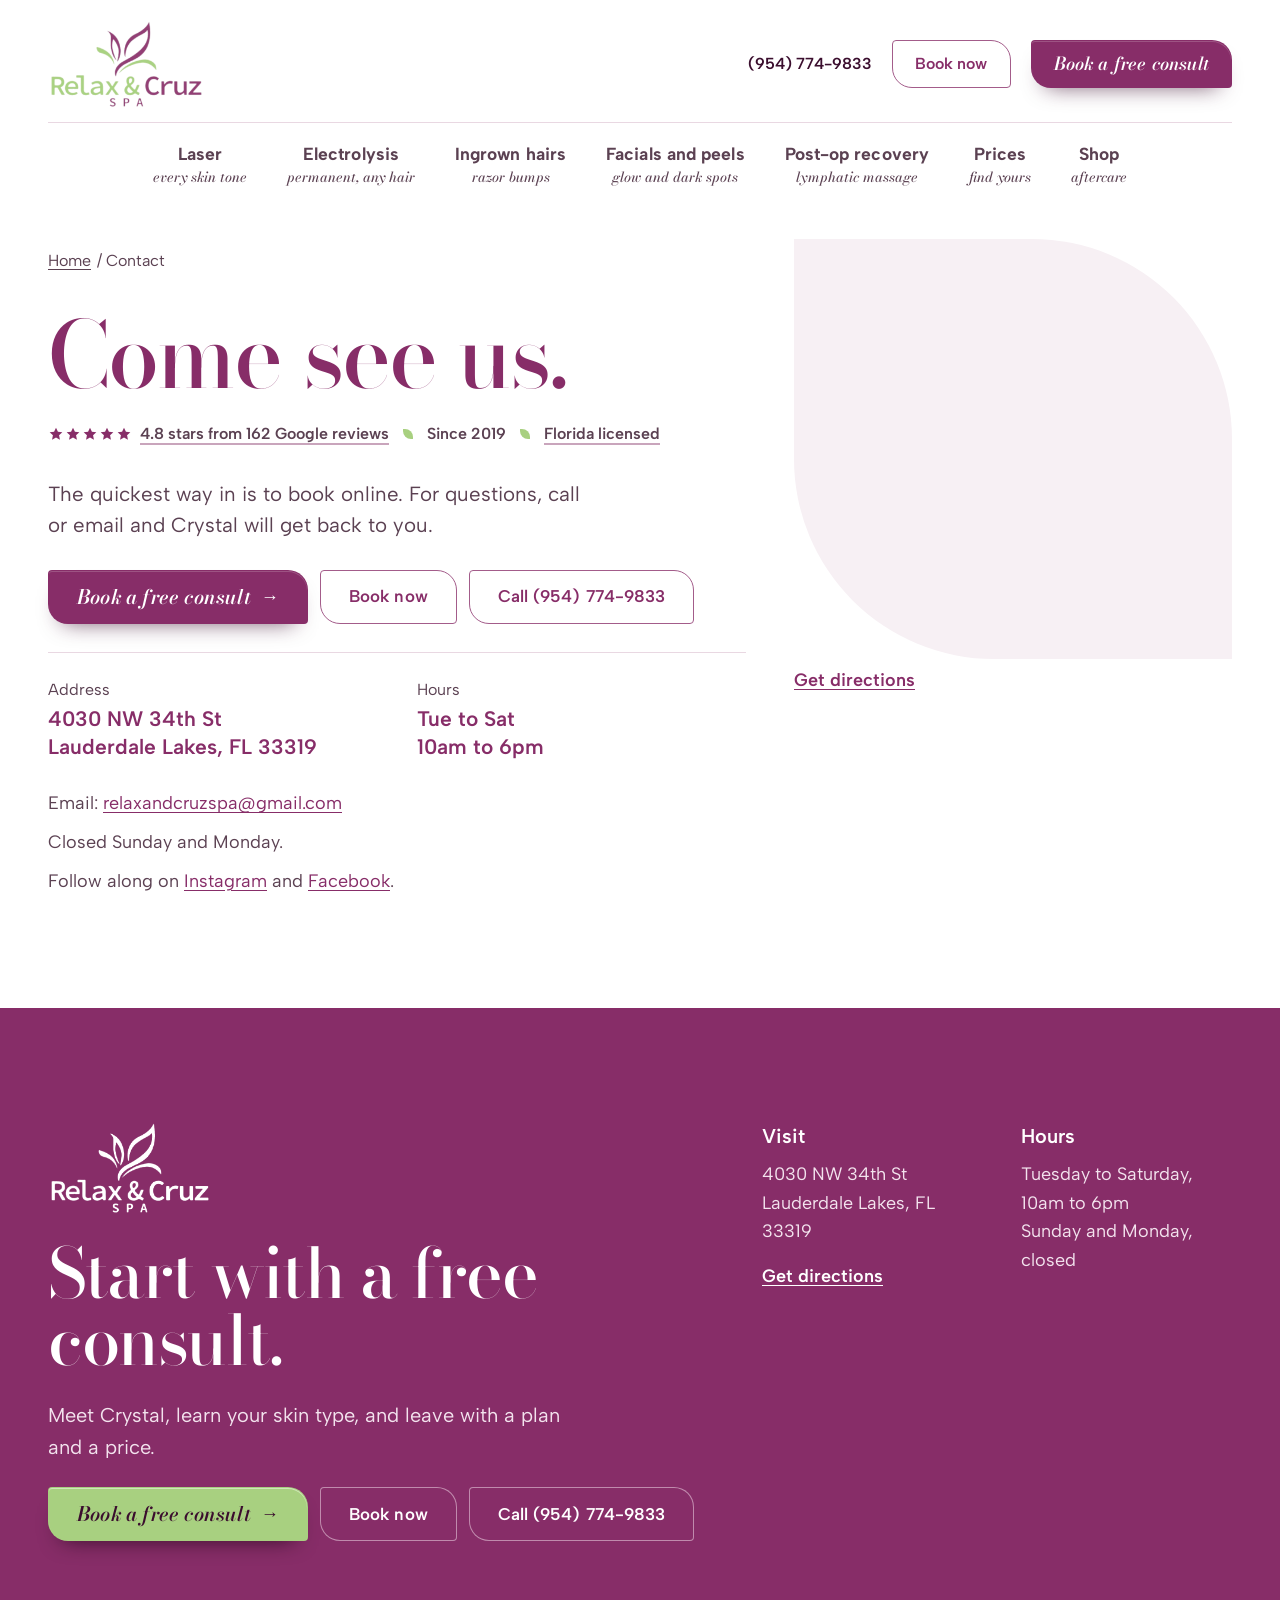
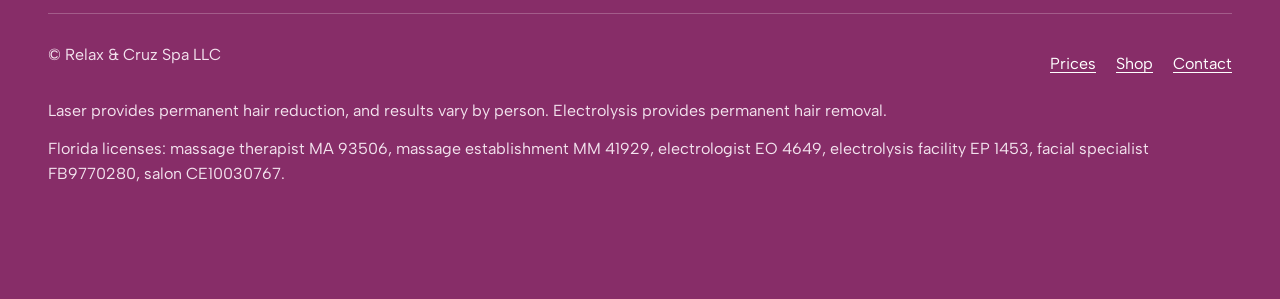
<file: contact.html>
<!doctype html>
<html lang="en">
<head>
<meta charset="utf-8">
<meta name="viewport" content="width=device-width, initial-scale=1">
<title>Contact Relax &amp; Cruz Spa | Lauderdale Lakes, FL</title>
<meta name="description" content="4030 NW 34th St, Lauderdale Lakes, FL 33319. Call (954) 774-9833. Open Tuesday to Saturday, 10am to 6pm. Book a free consult online.">
<link rel="canonical" href="https://www.relaxandcruzspa.com/contact">
<meta property="og:type" content="website">
<meta property="og:site_name" content="Relax &amp; Cruz Spa">
<meta property="og:title" content="Visit Relax &amp; Cruz Spa">
<meta property="og:description" content="4030 NW 34th St, Lauderdale Lakes, FL. Open Tuesday to Saturday, 10am to 6pm.">
<meta property="og:url" content="https://www.relaxandcruzspa.com/contact">
    <meta property="og:image" content="https://www.relaxandcruzspa.com/og-image.jpg">
    <meta name="twitter:card" content="summary_large_image">
    <meta name="twitter:image" content="https://www.relaxandcruzspa.com/og-image.jpg">
<meta name="theme-color" content="#872D68">
<link rel="icon" type="image/png" href="favicon.png">
<link rel="apple-touch-icon" href="apple-touch-icon.png">
<link rel="preconnect" href="https://fonts.googleapis.com">
<link rel="preconnect" href="https://fonts.gstatic.com" crossorigin>
<link rel="stylesheet" href="https://fonts.googleapis.com/css2?family=Albert+Sans:wght@400;500;600;700&family=Bodoni+Moda:ital,opsz,wght@0,6..96,400..700;1,6..96,400..700&display=swap">
<link rel="stylesheet" href="styles.css?v=7">
<script type="application/ld+json">
{
  "@context": "https://schema.org",
  "@graph": [
    {
      "@type": "ContactPage",
      "url": "https://www.relaxandcruzspa.com/contact/",
      "name": "Contact"
    },
    {
      "@type": "BreadcrumbList",
      "itemListElement": [
        {
          "@type": "ListItem",
          "position": 1,
          "name": "Home",
          "item": "https://www.relaxandcruzspa.com/"
        },
        {
          "@type": "ListItem",
          "position": 2,
          "name": "Contact",
          "item": "https://www.relaxandcruzspa.com/contact/"
        }
      ]
    }
  ]
}
</script>
</head>
<body>
<a class="skip-link" href="#main">Skip to content</a>

<header class="site-header">
  <div class="wrap header-bar">
    <a class="brand" href="./"><img src="logo.png" alt="Relax &amp; Cruz Spa" width="276" height="162" decoding="async"></a>
    <nav class="nav" id="site-nav" aria-label="Main">
      <a href="laser-hair-removal"><span class="nav-name">Laser</span><span class="nav-hint">every skin tone</span></a>
      <a href="electrolysis"><span class="nav-name">Electrolysis</span><span class="nav-hint">permanent, any hair</span></a>
      <a href="ingrown-hair"><span class="nav-name">Ingrown hairs</span><span class="nav-hint">razor bumps</span></a>
      <a href="facials-and-peels"><span class="nav-name">Facials and peels</span><span class="nav-hint">glow and dark spots</span></a>
      <a href="lymphatic-massage"><span class="nav-name">Post-op recovery</span><span class="nav-hint">lymphatic massage</span></a>
      <a href="./#prices"><span class="nav-name">Prices</span><span class="nav-hint">find yours</span></a>
      <a href="shop"><span class="nav-name">Shop</span><span class="nav-hint">aftercare</span></a>
    </nav>
    <div class="header-actions">
      <a class="header-phone" href="tel:+19547749833">(954) 774-9833</a>
      <a data-book="all" class="btn btn-outline" href="https://book.squareup.com/appointments/5c3y8w34fg9goo/location/LR7VH9PK37BJG/services">Book now</a>
      <a data-book="consult" class="btn btn-plum" href="https://book.squareup.com/appointments/5c3y8w34fg9goo/location/LR7VH9PK37BJG/services">Book a free consult</a>
      <button class="menu-toggle" type="button" aria-expanded="false" aria-controls="site-nav" aria-label="Open menu">
        <svg width="22" height="22" viewBox="0 0 24 24" fill="none" stroke="currentColor" stroke-width="2" stroke-linecap="round" aria-hidden="true"><path d="M4 7h16M4 12h16M4 17h16"/></svg>
      </button>
    </div>
  </div>
</header>

<main id="main">

<section class="wrap page-hero">
  <div class="hero-grid" style="align-items:flex-start">
    <div class="hero-copy">
      <p class="crumbs"><a href="./">Home</a> / Contact</p>
      <h1 class="h1">Come see us.</h1>
      <ul class="trust" aria-label="Why clients trust us">
        <li><span class="trust-stars" aria-hidden="true"><svg viewBox="0 0 24 24" width="16" height="16"><path d="M12 2.5l2.9 6.1 6.6.8-4.9 4.6 1.3 6.6L12 17.3l-5.9 3.3 1.3-6.6-4.9-4.6 6.6-.8z"/></svg><svg viewBox="0 0 24 24" width="16" height="16"><path d="M12 2.5l2.9 6.1 6.6.8-4.9 4.6 1.3 6.6L12 17.3l-5.9 3.3 1.3-6.6-4.9-4.6 6.6-.8z"/></svg><svg viewBox="0 0 24 24" width="16" height="16"><path d="M12 2.5l2.9 6.1 6.6.8-4.9 4.6 1.3 6.6L12 17.3l-5.9 3.3 1.3-6.6-4.9-4.6 6.6-.8z"/></svg><svg viewBox="0 0 24 24" width="16" height="16"><path d="M12 2.5l2.9 6.1 6.6.8-4.9 4.6 1.3 6.6L12 17.3l-5.9 3.3 1.3-6.6-4.9-4.6 6.6-.8z"/></svg><svg viewBox="0 0 24 24" width="16" height="16"><path d="M12 2.5l2.9 6.1 6.6.8-4.9 4.6 1.3 6.6L12 17.3l-5.9 3.3 1.3-6.6-4.9-4.6 6.6-.8z"/></svg></span><a href="https://www.google.com/maps/search/?api=1&amp;query=Relax%20%26%20Cruz%20Spa&amp;query_place_id=ChIJVxkaC0UH2YgR4lUdHG4DhzY" target="_blank" rel="noopener">4.8 stars from 162 Google reviews</a></li>
        <li>Since 2019</li>
        <li><a href="#licenses">Florida licensed</a></li>
      </ul>
      <p class="lede">The quickest way in is to book online. For questions, call or email and Crystal will get back to you.</p>
      <div class="btn-row">
        <a data-book="consult" class="btn btn-plum" href="https://book.squareup.com/appointments/5c3y8w34fg9goo/location/LR7VH9PK37BJG/services">Book a free consult</a>
        <a data-book="all" class="btn btn-outline" href="https://book.squareup.com/appointments/5c3y8w34fg9goo/location/LR7VH9PK37BJG/services">Book now</a>
        <a class="btn btn-outline" href="tel:+19547749833">Call (954) 774-9833</a>
      </div>
      <dl class="facts">
        <div><dt>Address</dt><dd>4030 NW 34th St<br>Lauderdale Lakes, FL 33319</dd></div>
        <div><dt>Hours</dt><dd>Tue to Sat<br>10am to 6pm</dd></div>
      </dl>
      <div class="stack-sm">
        <p class="muted">Email: <a href="mailto:relaxandcruzspa@gmail.com">relaxandcruzspa@gmail.com</a></p>
        <p class="muted">Closed Sunday and Monday.</p>
        <p class="muted">Follow along on <a href="https://www.instagram.com/relaxandcruzspa">Instagram</a> and <a href="https://www.facebook.com/relaxandcruzspa">Facebook</a>.</p>
      </div>
    </div>
    <div class="hero-media">
      <div class="leaf-lg" style="overflow:hidden; background:var(--tint)">
        <iframe class="map-frame" title="Map to Relax &amp; Cruz Spa" loading="lazy" referrerpolicy="no-referrer-when-downgrade" src="https://www.google.com/maps?q=4030+NW+34th+St,+Lauderdale+Lakes,+FL+33319&amp;output=embed"></iframe>
      </div>
      <a class="text-link" href="https://www.google.com/maps/dir/?api=1&amp;destination=4030+NW+34th+St+Lauderdale+Lakes+FL+33319">Get directions</a>
    </div>
  </div>
</section>

<section id="book" class="section bg-plum">
  <div class="wrap">
    <div class="book-grid">
      <div class="stack" style="gap:24px">
        <img src="logo-white.png" alt="" width="276" height="162" style="height:96px; width:auto; align-self:flex-start" decoding="async">
        <h2 class="book-title">Start with a free consult.</h2>
        <p class="on-plum" style="font-size:20px; max-width:520px">Meet Crystal, learn your skin type, and leave with a plan and a price.</p>
        <div class="btn-row">
          <a data-book="consult" class="btn btn-leaf" href="https://book.squareup.com/appointments/5c3y8w34fg9goo/location/LR7VH9PK37BJG/services">Book a free consult</a>
          <a data-book="all" class="btn btn-ghost" href="https://book.squareup.com/appointments/5c3y8w34fg9goo/location/LR7VH9PK37BJG/services">Book now</a>
          <a class="btn btn-ghost" href="tel:+19547749833">Call (954) 774-9833</a>
        </div>
      </div>
      <div>
        <div class="info">
          <p class="info-title">Visit</p>
          <p class="on-plum">4030 NW 34th St<br>Lauderdale Lakes, FL 33319</p>
          <a class="text-link" href="https://www.google.com/maps/dir/?api=1&amp;destination=4030+NW+34th+St+Lauderdale+Lakes+FL+33319">Get directions</a>
        </div>
        <div class="info">
          <p class="info-title">Hours</p>
          <p class="on-plum">Tuesday to Saturday, 10am to 6pm<br>Sunday and Monday, closed</p>
        </div>
      </div>
    </div>
    <footer class="site-footer">
      <p>© Relax &amp; Cruz Spa LLC</p>
      <nav aria-label="Footer">
        <a href="./#prices">Prices</a>
        <a href="shop">Shop</a>
        <a href="contact">Contact</a>
      </nav>
      <p class="legal">Laser provides permanent hair reduction, and results vary by person. Electrolysis provides permanent hair removal.</p>
      <p class="legal" id="licenses">Florida licenses: massage therapist MA 93506, massage establishment MM 41929, electrologist EO 4649, electrolysis facility EP 1453, facial specialist FB9770280, salon CE10030767.</p>
    </footer>
  </div>
</section>

</main>

<div class="mobile-bar">
  <a class="btn btn-outline" href="tel:+19547749833">Call</a>
  <a data-book="all" class="btn btn-outline" href="https://book.squareup.com/appointments/5c3y8w34fg9goo/location/LR7VH9PK37BJG/services">Book now</a>
  <a data-book="consult" class="btn btn-plum" href="https://book.squareup.com/appointments/5c3y8w34fg9goo/location/LR7VH9PK37BJG/services">Free consult</a>
</div>

<script src="main.js?v=7" defer></script>
</body>
</html>
</file>
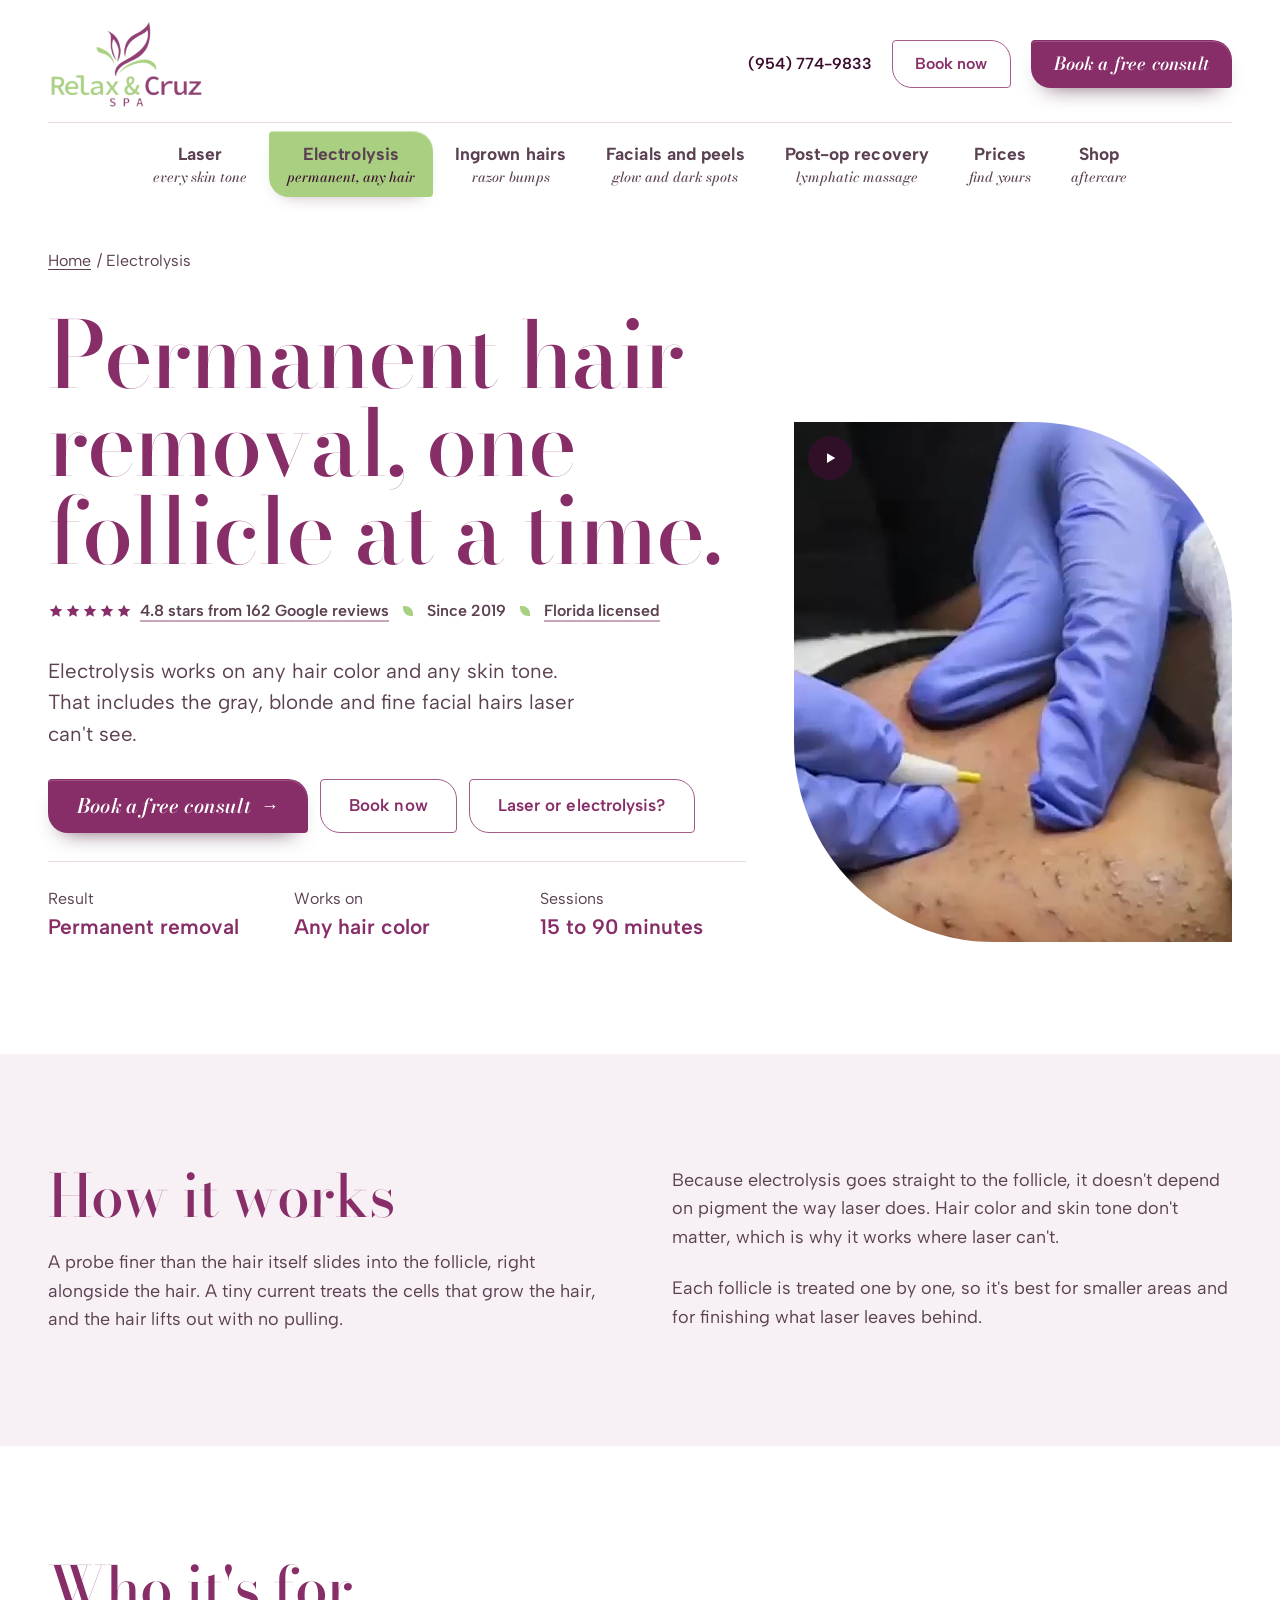
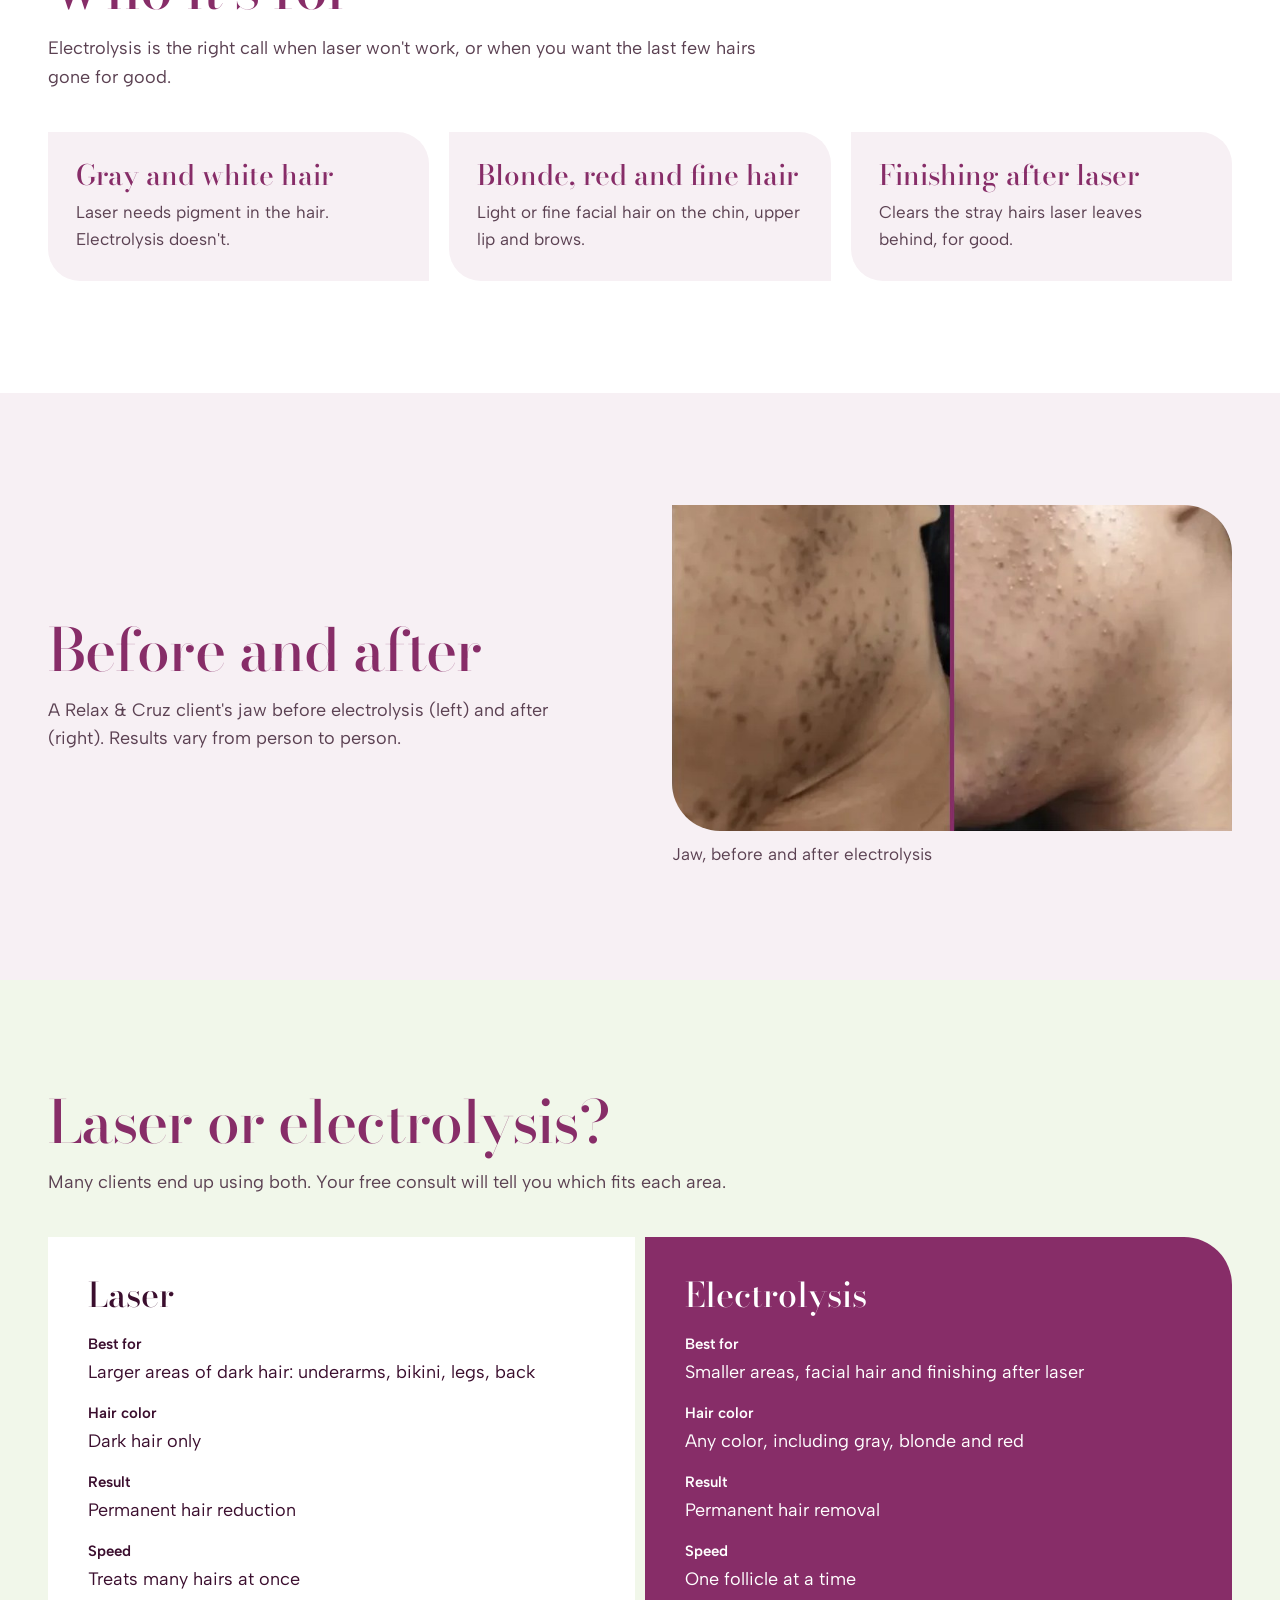
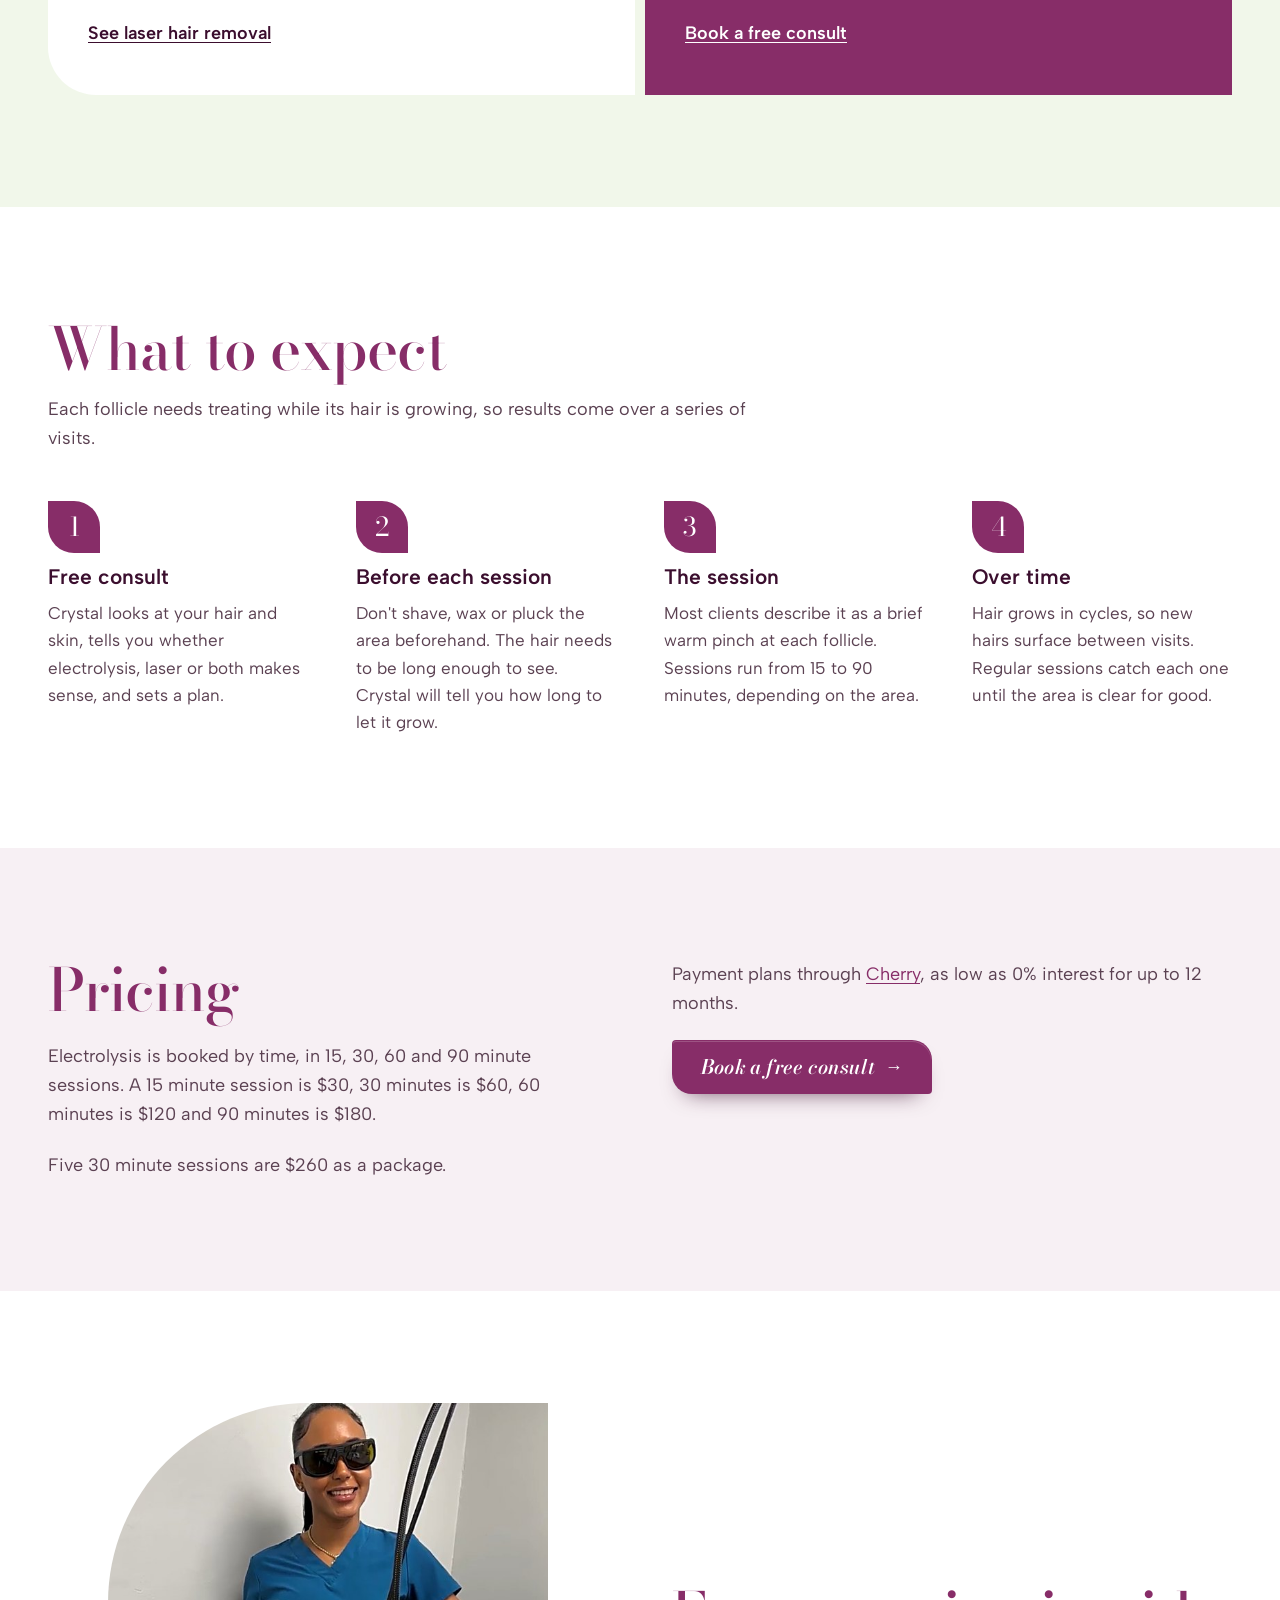
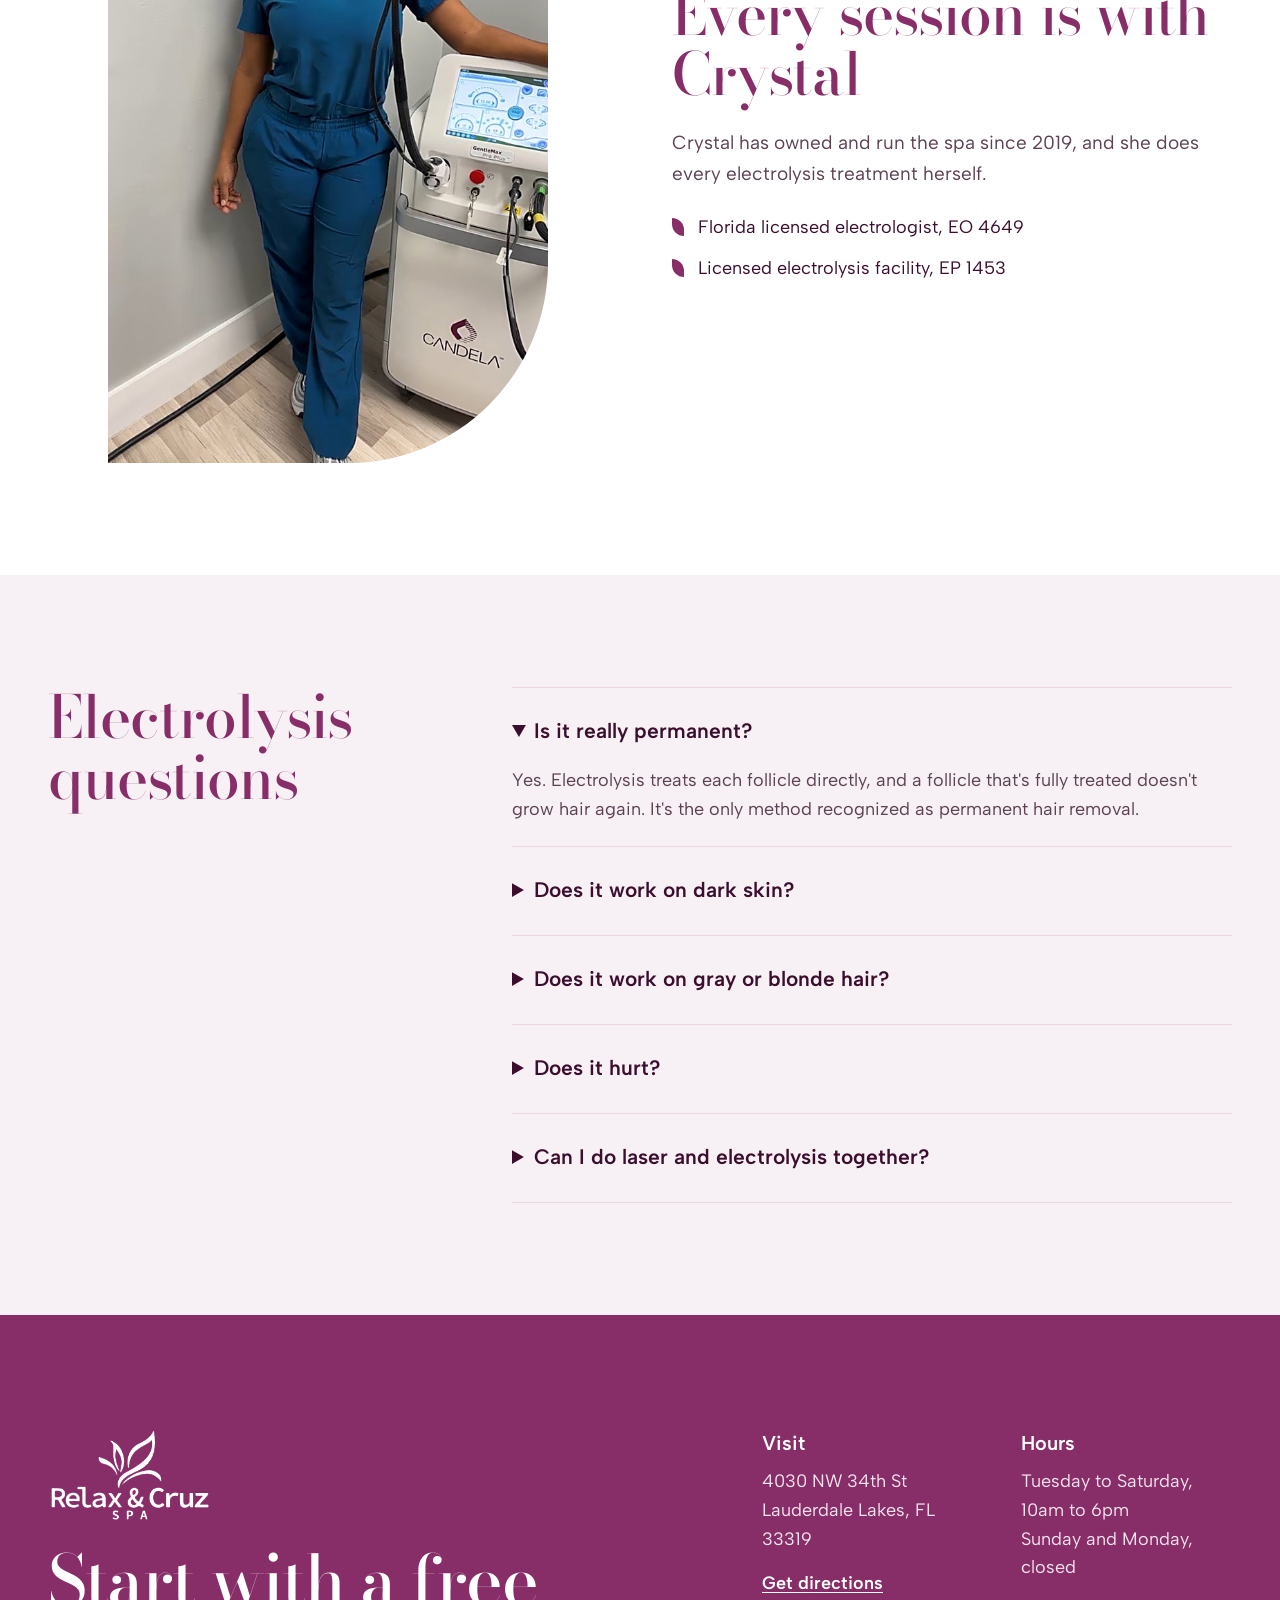
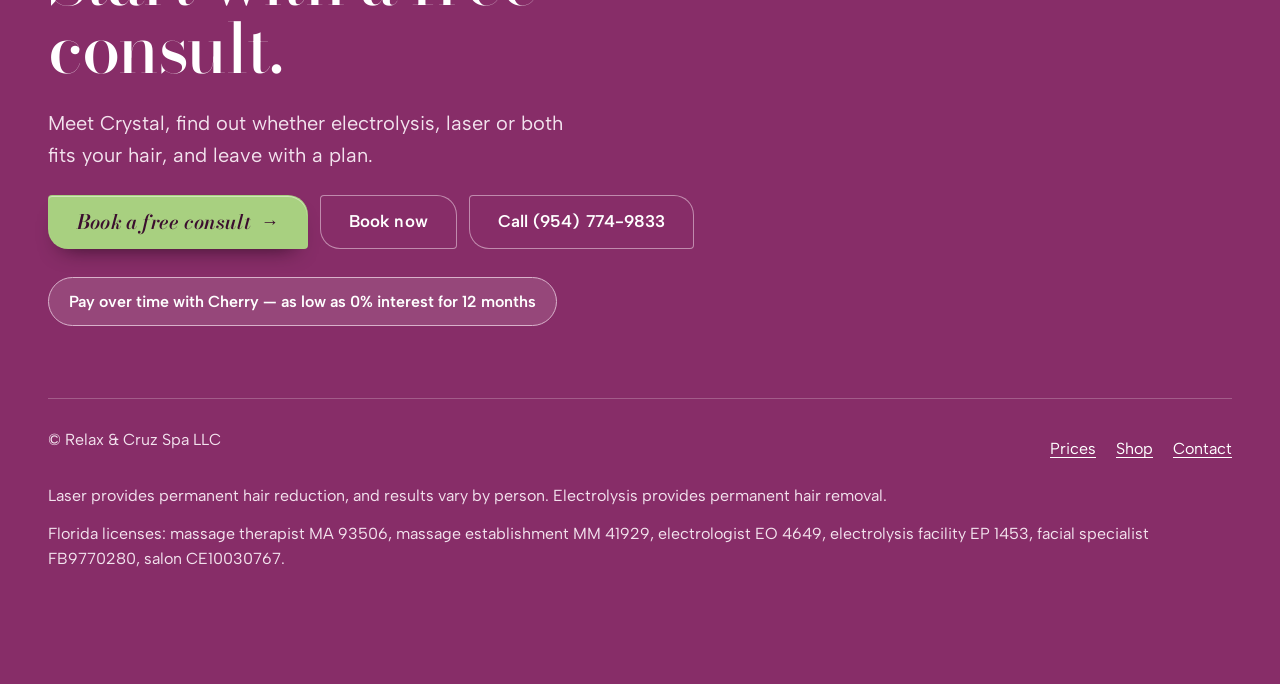
<file: electrolysis.html>
<!doctype html>
<html lang="en">
<head>
<meta charset="utf-8">
<meta name="viewport" content="width=device-width, initial-scale=1">
<title>Electrolysis Hair Removal | Lauderdale Lakes, FL</title>
<meta name="description" content="Permanent hair removal for any hair color and skin tone, including gray and blonde. Electrolysis in Lauderdale Lakes, FL from $30. Free consult.">
<link rel="canonical" href="https://www.relaxandcruzspa.com/electrolysis">
<meta property="og:type" content="website">
<meta property="og:site_name" content="Relax &amp; Cruz Spa">
<meta property="og:title" content="Electrolysis: permanent hair removal for any hair color">
<meta property="og:description" content="Gray, blonde or fine hair that laser can't see? Electrolysis removes it permanently, one follicle at a time. Lauderdale Lakes, FL.">
<meta property="og:url" content="https://www.relaxandcruzspa.com/electrolysis">
    <meta property="og:image" content="https://www.relaxandcruzspa.com/og-image.jpg">
    <meta name="twitter:card" content="summary_large_image">
    <meta name="twitter:image" content="https://www.relaxandcruzspa.com/og-image.jpg">
<meta name="theme-color" content="#872D68">
<link rel="icon" type="image/png" href="favicon.png">
<link rel="apple-touch-icon" href="apple-touch-icon.png">
<link rel="preconnect" href="https://fonts.googleapis.com">
<link rel="preconnect" href="https://fonts.gstatic.com" crossorigin>
<link rel="stylesheet" href="https://fonts.googleapis.com/css2?family=Albert+Sans:wght@400;500;600;700&family=Bodoni+Moda:ital,opsz,wght@0,6..96,400..700;1,6..96,400..700&display=swap">
<link rel="stylesheet" href="styles.css?v=7">
<script type="application/ld+json">
{
  "@context": "https://schema.org",
  "@graph": [
    {
      "@type": "Service",
      "name": "Electrolysis",
      "serviceType": "Electrolysis hair removal",
      "url": "https://www.relaxandcruzspa.com/electrolysis/",
      "areaServed": "Lauderdale Lakes, FL",
      "provider": {
        "@type": "BeautySalon",
        "name": "Relax & Cruz Spa",
        "url": "https://www.relaxandcruzspa.com/",
        "telephone": "+1-954-774-9833",
        "address": {
          "@type": "PostalAddress",
          "streetAddress": "4030 NW 34th St",
          "addressLocality": "Lauderdale Lakes",
          "addressRegion": "FL",
          "postalCode": "33319",
          "addressCountry": "US"
        }
      }
    },
    {
      "@type": "BreadcrumbList",
      "itemListElement": [
        { "@type": "ListItem", "position": 1, "name": "Home", "item": "https://www.relaxandcruzspa.com/" },
        { "@type": "ListItem", "position": 2, "name": "Electrolysis", "item": "https://www.relaxandcruzspa.com/electrolysis/" }
      ]
    },
    {
      "@type": "FAQPage",
      "mainEntity": [
        { "@type": "Question", "name": "Is electrolysis permanent?", "acceptedAnswer": { "@type": "Answer", "text": "Yes. Electrolysis treats each follicle directly, and a follicle that's fully treated doesn't grow hair again. It's the only method recognized as permanent hair removal." } },
        { "@type": "Question", "name": "Does electrolysis work on dark skin?", "acceptedAnswer": { "@type": "Answer", "text": "Yes. Electrolysis doesn't rely on pigment, so skin tone doesn't change how it works. It's safe and effective on every skin type." } },
        { "@type": "Question", "name": "Does electrolysis work on gray or blonde hair?", "acceptedAnswer": { "@type": "Answer", "text": "Yes. Because it treats the follicle directly instead of the pigment in the hair, electrolysis works on gray, white, blonde, red and fine hair that laser can't see." } },
        { "@type": "Question", "name": "How long is an electrolysis session?", "acceptedAnswer": { "@type": "Answer", "text": "Sessions run from 15 to 90 minutes, depending on the area and how many hairs are being treated." } },
        { "@type": "Question", "name": "Can I do laser and electrolysis together?", "acceptedAnswer": { "@type": "Answer", "text": "Yes. Many clients use laser to clear larger areas of dark hair, then electrolysis to finish the light or fine hairs laser leaves behind." } }
      ]
    }
  ]
}
</script>
</head>
<body>
<a class="skip-link" href="#main">Skip to content</a>

<header class="site-header">
  <div class="wrap header-bar">
    <a class="brand" href="./"><img src="logo.png" alt="Relax &amp; Cruz Spa" width="276" height="162" decoding="async"></a>
    <nav class="nav" id="site-nav" aria-label="Main">
      <a href="laser-hair-removal"><span class="nav-name">Laser</span><span class="nav-hint">every skin tone</span></a>
      <a href="electrolysis" aria-current="page"><span class="nav-name">Electrolysis</span><span class="nav-hint">permanent, any hair</span></a>
      <a href="ingrown-hair"><span class="nav-name">Ingrown hairs</span><span class="nav-hint">razor bumps</span></a>
      <a href="facials-and-peels"><span class="nav-name">Facials and peels</span><span class="nav-hint">glow and dark spots</span></a>
      <a href="lymphatic-massage"><span class="nav-name">Post-op recovery</span><span class="nav-hint">lymphatic massage</span></a>
      <a href="./#prices"><span class="nav-name">Prices</span><span class="nav-hint">find yours</span></a>
      <a href="shop"><span class="nav-name">Shop</span><span class="nav-hint">aftercare</span></a>
    </nav>
    <div class="header-actions">
      <a class="header-phone" href="tel:+19547749833">(954) 774-9833</a>
      <a data-book="electrolysis" class="btn btn-outline" href="https://book.squareup.com/appointments/5c3y8w34fg9goo/location/LR7VH9PK37BJG/services">Book now</a>
      <a data-book="consult" class="btn btn-plum" href="https://book.squareup.com/appointments/5c3y8w34fg9goo/location/LR7VH9PK37BJG/services">Book a free consult</a>
      <button class="menu-toggle" type="button" aria-expanded="false" aria-controls="site-nav" aria-label="Open menu">
        <svg width="22" height="22" viewBox="0 0 24 24" fill="none" stroke="currentColor" stroke-width="2" stroke-linecap="round" aria-hidden="true"><path d="M4 7h16M4 12h16M4 17h16"/></svg>
      </button>
    </div>
  </div>
</header>

<main id="main">

<section class="wrap page-hero">
  <div class="hero-grid">
    <div class="hero-copy">
      <p class="crumbs"><a href="./">Home</a> / Electrolysis</p>
      <h1 class="h1">Permanent hair removal, one follicle at a time.</h1>
      <ul class="trust" aria-label="Why clients trust us">
        <li><span class="trust-stars" aria-hidden="true"><svg viewBox="0 0 24 24" width="16" height="16"><path d="M12 2.5l2.9 6.1 6.6.8-4.9 4.6 1.3 6.6L12 17.3l-5.9 3.3 1.3-6.6-4.9-4.6 6.6-.8z"/></svg><svg viewBox="0 0 24 24" width="16" height="16"><path d="M12 2.5l2.9 6.1 6.6.8-4.9 4.6 1.3 6.6L12 17.3l-5.9 3.3 1.3-6.6-4.9-4.6 6.6-.8z"/></svg><svg viewBox="0 0 24 24" width="16" height="16"><path d="M12 2.5l2.9 6.1 6.6.8-4.9 4.6 1.3 6.6L12 17.3l-5.9 3.3 1.3-6.6-4.9-4.6 6.6-.8z"/></svg><svg viewBox="0 0 24 24" width="16" height="16"><path d="M12 2.5l2.9 6.1 6.6.8-4.9 4.6 1.3 6.6L12 17.3l-5.9 3.3 1.3-6.6-4.9-4.6 6.6-.8z"/></svg><svg viewBox="0 0 24 24" width="16" height="16"><path d="M12 2.5l2.9 6.1 6.6.8-4.9 4.6 1.3 6.6L12 17.3l-5.9 3.3 1.3-6.6-4.9-4.6 6.6-.8z"/></svg></span><a href="https://www.google.com/maps/search/?api=1&amp;query=Relax%20%26%20Cruz%20Spa&amp;query_place_id=ChIJVxkaC0UH2YgR4lUdHG4DhzY" target="_blank" rel="noopener">4.8 stars from 162 Google reviews</a></li>
        <li>Since 2019</li>
        <li><a href="#licenses">Florida licensed</a></li>
      </ul>
      <p class="lede">Electrolysis works on any hair color and any skin tone. That includes the gray, blonde and fine facial hairs laser can't see.</p>
      <div class="btn-row">
        <a data-book="consult" class="btn btn-plum" href="https://book.squareup.com/appointments/5c3y8w34fg9goo/location/LR7VH9PK37BJG/services">Book a free consult</a>
        <a data-book="electrolysis" class="btn btn-outline" href="https://book.squareup.com/appointments/5c3y8w34fg9goo/location/LR7VH9PK37BJG/services">Book now</a>
        <a class="btn btn-outline" href="#compare">Laser or electrolysis?</a>
      </div>
      <dl class="facts">
        <div><dt>Result</dt><dd>Permanent removal</dd></div>
        <div><dt>Works on</dt><dd>Any hair color</dd></div>
        <div><dt>Sessions</dt><dd>15 to 90 minutes</dd></div>
      </dl>
    </div>
    <div class="hero-media">
      <div class="hero-frame">
        <video class="photo leaf-lg" style="object-position: 50% 60%" src="electrolysis-clip.mp4" poster="electrolysis-clip.jpg" autoplay muted loop playsinline preload="metadata" aria-label="Crystal treating hairs on a client's chin and neck with electrolysis"></video>
      </div>
    </div>
  </div>
</section>

<section id="how" class="section bg-tint">
  <div class="wrap split" style="align-items:flex-start">
    <div class="stack">
      <h2 class="h2">How it works</h2>
      <p class="muted">A probe finer than the hair itself slides into the follicle, right alongside the hair. A tiny current treats the cells that grow the hair, and the hair lifts out with no pulling.</p>
    </div>
    <div class="stack">
      <p class="muted">Because electrolysis goes straight to the follicle, it doesn't depend on pigment the way laser does. Hair color and skin tone don't matter, which is why it works where laser can't.</p>
      <p class="muted">Each follicle is treated one by one, so it's best for smaller areas and for finishing what laser leaves behind.</p>
    </div>
  </div>
</section>

<section class="section">
  <div class="wrap">
    <div class="stack" style="gap:16px; max-width:720px">
      <h2 class="h2">Who it's for</h2>
      <p class="muted">Electrolysis is the right call when laser won't work, or when you want the last few hairs gone for good.</p>
    </div>
    <div class="cross-links">
      <div class="leaf-sm"><strong>Gray and white hair</strong><span>Laser needs pigment in the hair. Electrolysis doesn't.</span></div>
      <div class="leaf-sm"><strong>Blonde, red and fine hair</strong><span>Light or fine facial hair on the chin, upper lip and brows.</span></div>
      <div class="leaf-sm"><strong>Finishing after laser</strong><span>Clears the stray hairs laser leaves behind, for good.</span></div>
    </div>
  </div>
</section>

<section id="results" class="section bg-tint">
  <div class="wrap split">
    <div class="stack" style="gap:16px">
      <h2 class="h2">Before and after</h2>
      <p class="muted">A Relax &amp; Cruz client's jaw before electrolysis (left) and after (right). Results vary from person to person.</p>
    </div>
    <figure class="result">
      <img src="ba-electrolysis.jpg" alt="A client's jaw with many dark hairs before electrolysis, and far fewer after" width="758" height="441" loading="lazy" decoding="async">
      <figcaption>Jaw, before and after electrolysis</figcaption>
    </figure>
  </div>
</section>

<section id="compare" class="section bg-green">
  <div class="wrap">
    <div class="stack" style="gap:16px; max-width:720px">
      <h2 class="h2">Laser or electrolysis?</h2>
      <p class="muted">Many clients end up using both. Your free consult will tell you which fits each area.</p>
    </div>
    <div class="compare">
      <div>
        <h3>Laser</h3>
        <dl>
          <div><dt>Best for</dt><dd>Larger areas of dark hair: underarms, bikini, legs, back</dd></div>
          <div><dt>Hair color</dt><dd>Dark hair only</dd></div>
          <div><dt>Result</dt><dd>Permanent hair reduction</dd></div>
          <div><dt>Speed</dt><dd>Treats many hairs at once</dd></div>
        </dl>
        <a class="text-link" href="laser-hair-removal">See laser hair removal</a>
      </div>
      <div>
        <h3>Electrolysis</h3>
        <dl>
          <div><dt>Best for</dt><dd>Smaller areas, facial hair and finishing after laser</dd></div>
          <div><dt>Hair color</dt><dd>Any color, including gray, blonde and red</dd></div>
          <div><dt>Result</dt><dd>Permanent hair removal</dd></div>
          <div><dt>Speed</dt><dd>One follicle at a time</dd></div>
        </dl>
        <a data-book="consult" class="text-link" href="https://book.squareup.com/appointments/5c3y8w34fg9goo/location/LR7VH9PK37BJG/services">Book a free consult</a>
      </div>
    </div>
  </div>
</section>

<section id="process" class="section">
  <div class="wrap">
    <div class="stack" style="gap:16px; max-width:720px">
      <h2 class="h2">What to expect</h2>
      <p class="muted">Each follicle needs treating while its hair is growing, so results come over a series of visits.</p>
    </div>
    <ol class="steps">
      <li>
        <h3>Free consult</h3>
        <p>Crystal looks at your hair and skin, tells you whether electrolysis, laser or both makes sense, and sets a plan.</p>
      </li>
      <li>
        <h3>Before each session</h3>
        <p>Don't shave, wax or pluck the area beforehand. The hair needs to be long enough to see. Crystal will tell you how long to let it grow.</p>
      </li>
      <li>
        <h3>The session</h3>
        <p>Most clients describe it as a brief warm pinch at each follicle. Sessions run from 15 to 90 minutes, depending on the area.</p>
      </li>
      <li>
        <h3>Over time</h3>
        <p>Hair grows in cycles, so new hairs surface between visits. Regular sessions catch each one until the area is clear for good.</p>
      </li>
    </ol>
  </div>
</section>

<section id="prices" class="section bg-tint">
  <div class="wrap split" style="align-items:flex-start">
    <div class="stack">
      <h2 class="h2">Pricing</h2>
      <p class="muted">Electrolysis is booked by time, in 15, 30, 60 and 90 minute sessions. A 15 minute session is $30, 30 minutes is $60, 60 minutes is $120 and 90 minutes is $180.</p>
      <p class="muted">Five 30 minute sessions are $260 as a package.</p>
    </div>
    <div class="stack">
      <p class="muted">Payment plans through <a href="https://pay.withcherry.com/relaxandcruzspa-llc">Cherry</a>, as low as 0% interest for up to 12 months.</p>
      <a data-book="consult" class="btn btn-plum" style="align-self:flex-start" href="https://book.squareup.com/appointments/5c3y8w34fg9goo/location/LR7VH9PK37BJG/services">Book a free consult</a>
    </div>
  </div>
</section>

<section class="section">
  <div class="wrap split">
    <div>
      <img class="photo leaf-rev about-frame about-video" style="object-position: 50% 0%" src="crystal-bio.jpg" alt="Crystal Cruz beside the spa's Candela GentleMax Pro Plus laser" width="720" height="956" loading="lazy" decoding="async">
    </div>
    <div class="stack" style="gap:24px">
      <h2 class="h2">Every session is with Crystal</h2>
      <p class="muted" style="font-size:19px; max-width:540px">Crystal has owned and run the spa since 2019, and she does every electrolysis treatment herself.</p>
      <ul class="creds">
        <li>Florida licensed electrologist, EO 4649</li>
        <li>Licensed electrolysis facility, EP 1453</li>
      </ul>
    </div>
  </div>
</section>

<section class="section bg-tint">
  <div class="wrap faq">
    <h2 class="h2">Electrolysis questions</h2>
    <div class="faq-list">
      <details open>
        <summary>Is it really permanent?</summary>
        <p>Yes. Electrolysis treats each follicle directly, and a follicle that's fully treated doesn't grow hair again. It's the only method recognized as permanent hair removal.</p>
      </details>
      <details>
        <summary>Does it work on dark skin?</summary>
        <p>Yes. Electrolysis doesn't rely on pigment, so skin tone doesn't change how it works. It's safe and effective on every skin type.</p>
      </details>
      <details>
        <summary>Does it work on gray or blonde hair?</summary>
        <p>Yes. Because it treats the follicle directly instead of the pigment in the hair, electrolysis works on gray, white, blonde, red and fine hair that laser can't see.</p>
      </details>
      <details>
        <summary>Does it hurt?</summary>
        <p>Most clients describe it as a brief warm pinch at each follicle. Sensitivity varies by area and person.</p>
      </details>
      <details>
        <summary>Can I do laser and electrolysis together?</summary>
        <p>Yes. Many clients use <a href="laser-hair-removal">laser</a> to clear larger areas of dark hair, then electrolysis to finish the light or fine hairs laser leaves behind.</p>
      </details>
    </div>
  </div>
</section>

<section id="book" class="section bg-plum">
  <div class="wrap">
    <div class="book-grid">
      <div class="stack" style="gap:24px">
        <img src="logo-white.png" alt="" width="276" height="162" style="height:96px; width:auto; align-self:flex-start" decoding="async">
        <h2 class="book-title">Start with a free consult.</h2>
        <p class="on-plum" style="font-size:20px; max-width:520px">Meet Crystal, find out whether electrolysis, laser or both fits your hair, and leave with a plan.</p>
        <div class="btn-row">
          <a data-book="consult" class="btn btn-leaf" href="https://book.squareup.com/appointments/5c3y8w34fg9goo/location/LR7VH9PK37BJG/services">Book a free consult</a>
          <a data-book="electrolysis" class="btn btn-ghost" href="https://book.squareup.com/appointments/5c3y8w34fg9goo/location/LR7VH9PK37BJG/services">Book now</a>
          <a class="btn btn-ghost" href="tel:+19547749833">Call (954) 774-9833</a>
        </div>
          <a class="cherry-note" href="https://pay.withcherry.com/relaxandcruzspa-llc">Pay over time with Cherry — as low as 0% interest for 12 months</a>
      </div>
      <div>
        <div class="info">
          <p class="info-title">Visit</p>
          <p class="on-plum">4030 NW 34th St<br>Lauderdale Lakes, FL 33319</p>
          <a class="text-link" href="https://www.google.com/maps/dir/?api=1&amp;destination=4030+NW+34th+St+Lauderdale+Lakes+FL+33319">Get directions</a>
        </div>
        <div class="info">
          <p class="info-title">Hours</p>
          <p class="on-plum">Tuesday to Saturday, 10am to 6pm<br>Sunday and Monday, closed</p>
        </div>
      </div>
    </div>
    <footer class="site-footer">
      <p>© Relax &amp; Cruz Spa LLC</p>
      <nav aria-label="Footer">
        <a href="./#prices">Prices</a>
        <a href="shop">Shop</a>
        <a href="contact">Contact</a>
      </nav>
      <p class="legal">Laser provides permanent hair reduction, and results vary by person. Electrolysis provides permanent hair removal.</p>
      <p class="legal" id="licenses">Florida licenses: massage therapist MA 93506, massage establishment MM 41929, electrologist EO 4649, electrolysis facility EP 1453, facial specialist FB9770280, salon CE10030767.</p>
    </footer>
  </div>
</section>

</main>

<div class="mobile-bar">
  <a class="btn btn-outline" href="tel:+19547749833">Call</a>
  <a data-book="electrolysis" class="btn btn-outline" href="https://book.squareup.com/appointments/5c3y8w34fg9goo/location/LR7VH9PK37BJG/services">Book now</a>
  <a data-book="consult" class="btn btn-plum" href="https://book.squareup.com/appointments/5c3y8w34fg9goo/location/LR7VH9PK37BJG/services">Free consult</a>
</div>

<script src="main.js?v=7" defer></script>
</body>
</html>
</file>
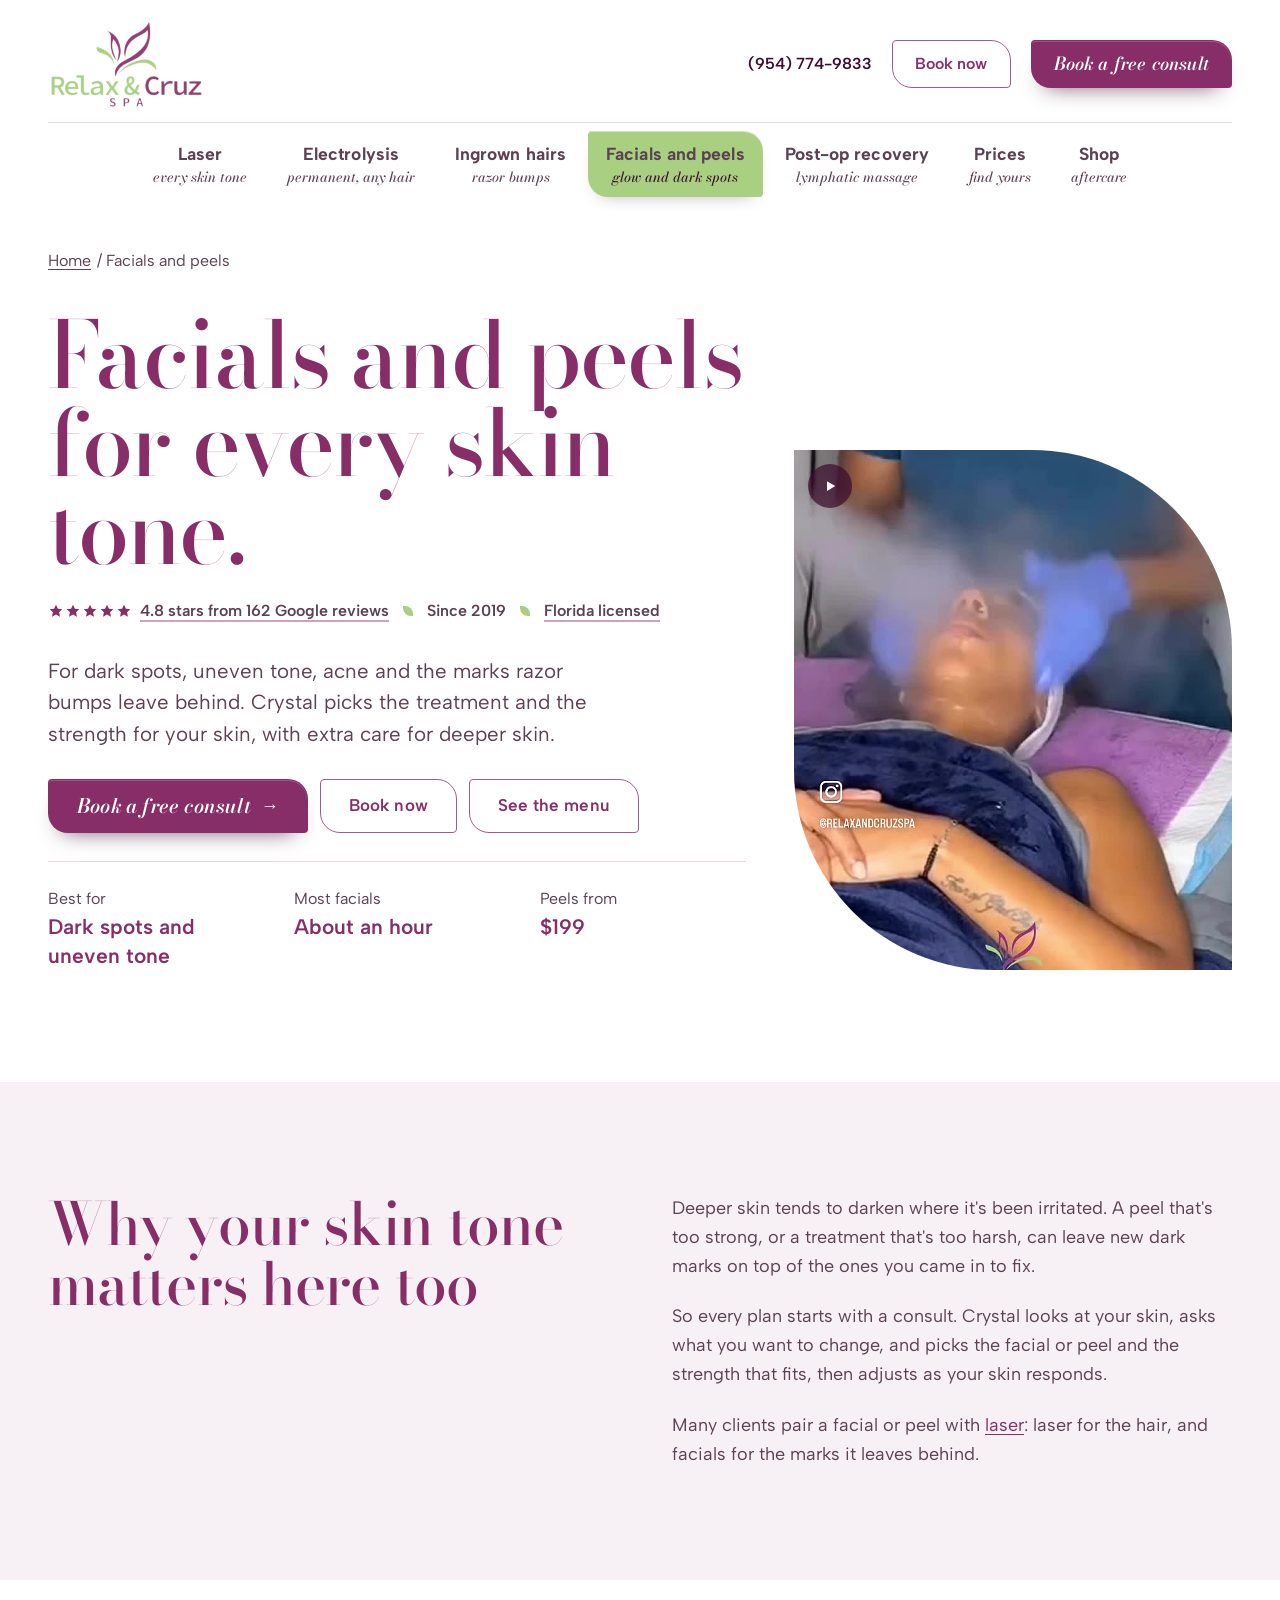
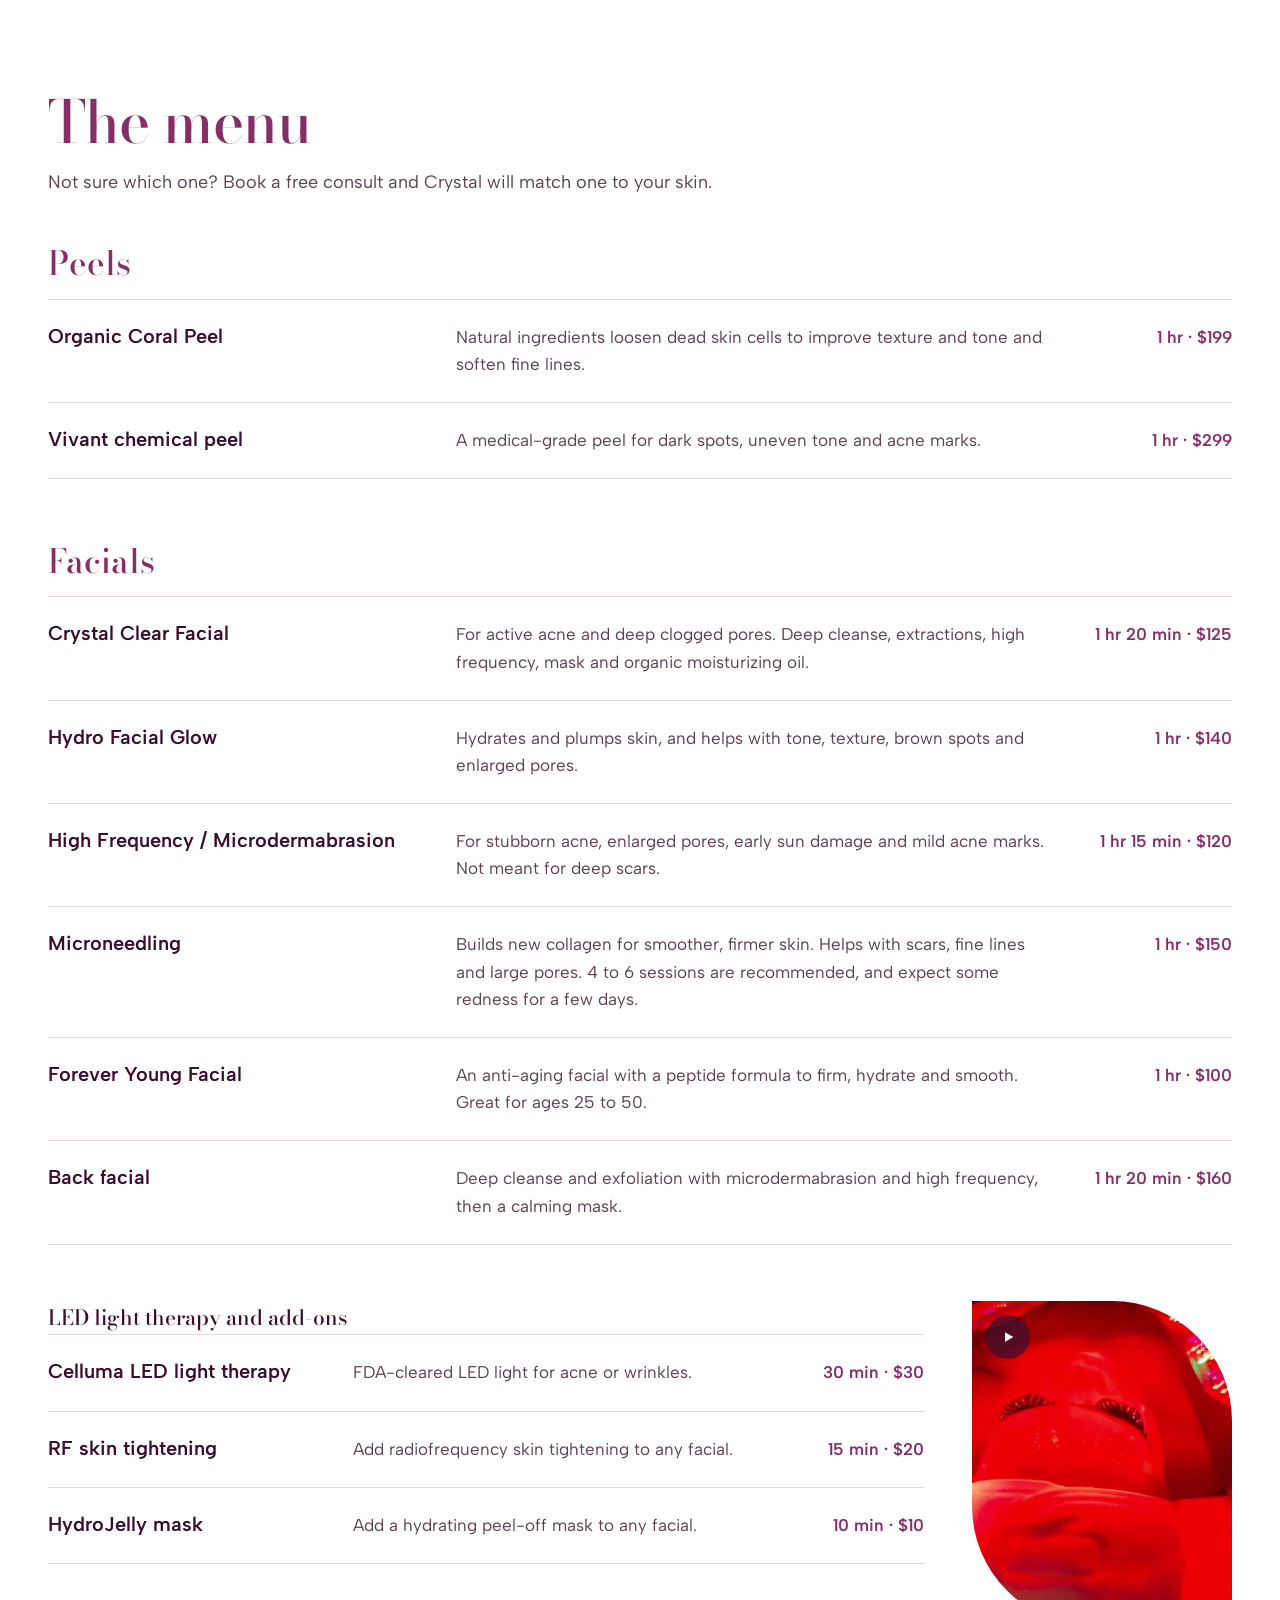
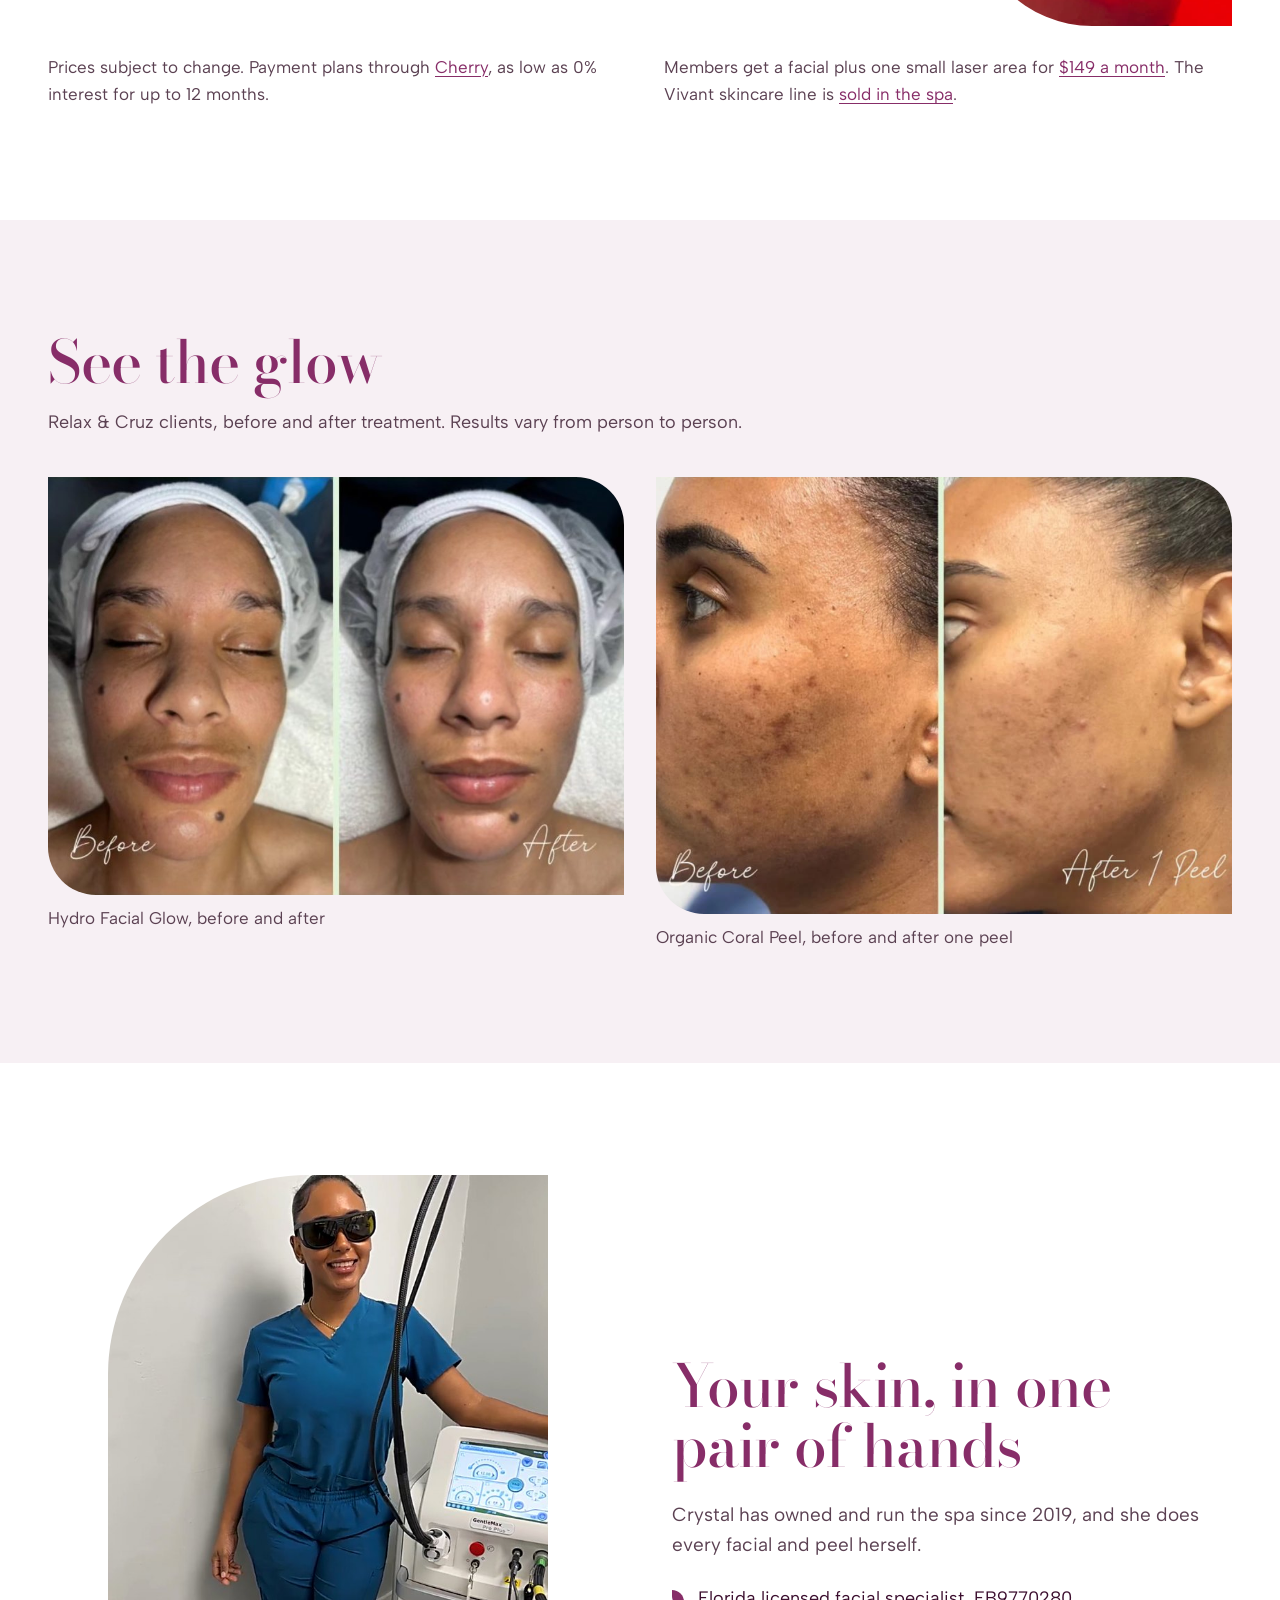
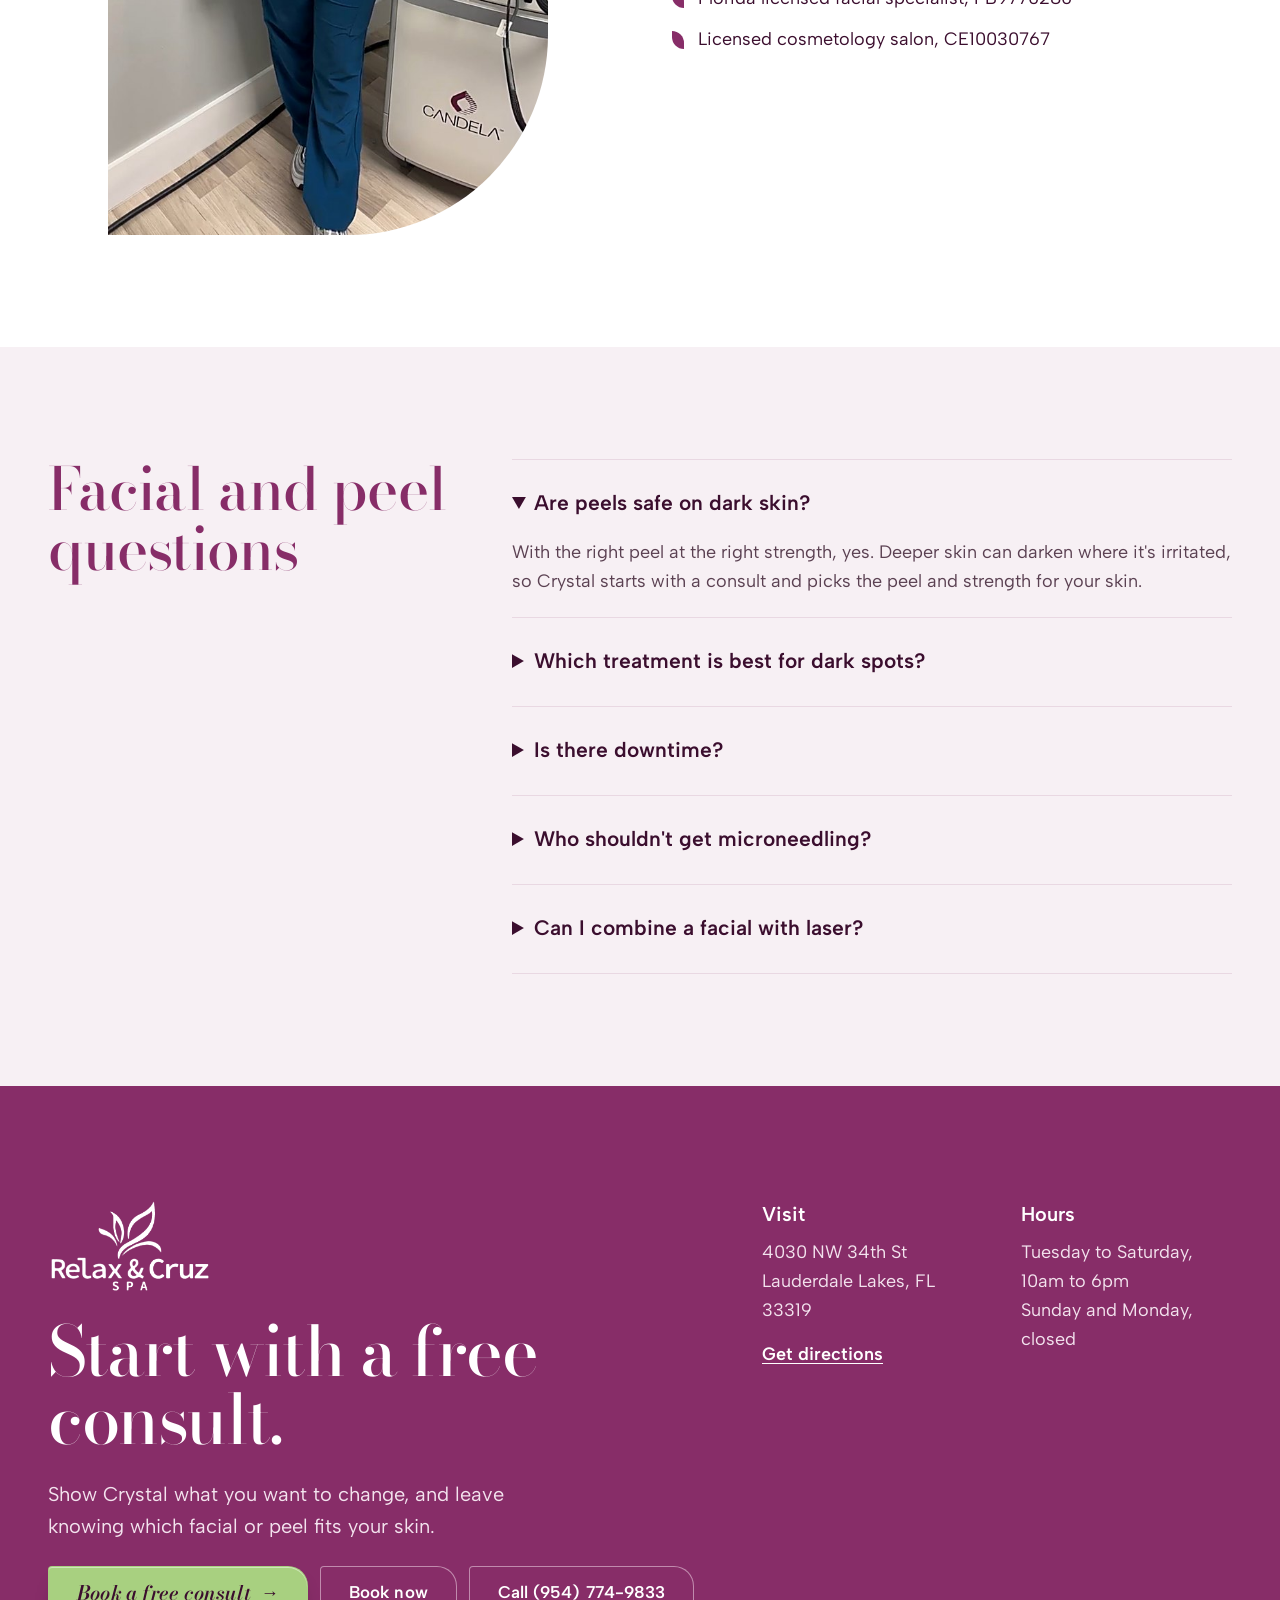
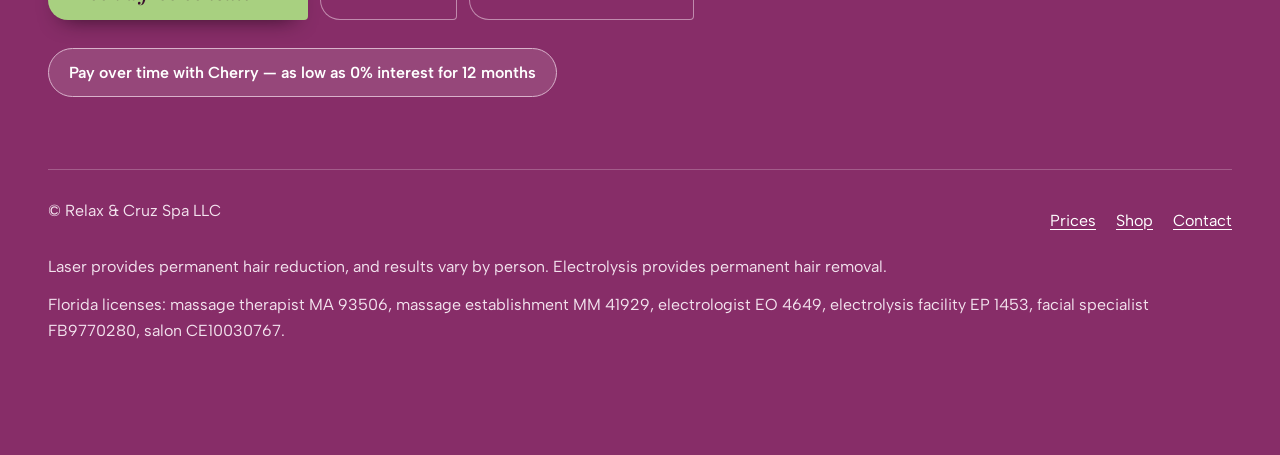
<file: facials-and-peels.html>
<!doctype html>
<html lang="en">
<head>
<meta charset="utf-8">
<meta name="viewport" content="width=device-width, initial-scale=1">
<title>Facials &amp; Peels for Dark Spots | Lauderdale Lakes, FL</title>
<meta name="description" content="Facials and peels for dark spots, uneven tone, acne and razor bump marks, chosen for your skin tone. Lauderdale Lakes, FL. Free consult.">
<link rel="canonical" href="https://www.relaxandcruzspa.com/facials-and-peels">
<meta property="og:type" content="website">
<meta property="og:site_name" content="Relax &amp; Cruz Spa">
<meta property="og:title" content="Facials and peels for every skin tone">
<meta property="og:description" content="For dark spots, uneven tone, acne and the marks razor bumps leave behind. Chosen for your skin, with care for deeper skin. Lauderdale Lakes, FL.">
<meta property="og:url" content="https://www.relaxandcruzspa.com/facials-and-peels">
    <meta property="og:image" content="https://www.relaxandcruzspa.com/og-image.jpg">
    <meta name="twitter:card" content="summary_large_image">
    <meta name="twitter:image" content="https://www.relaxandcruzspa.com/og-image.jpg">
<meta name="theme-color" content="#872D68">
<link rel="icon" type="image/png" href="favicon.png">
<link rel="apple-touch-icon" href="apple-touch-icon.png">
<link rel="preconnect" href="https://fonts.googleapis.com">
<link rel="preconnect" href="https://fonts.gstatic.com" crossorigin>
<link rel="stylesheet" href="https://fonts.googleapis.com/css2?family=Albert+Sans:wght@400;500;600;700&family=Bodoni+Moda:ital,opsz,wght@0,6..96,400..700;1,6..96,400..700&display=swap">
<link rel="stylesheet" href="styles.css?v=7">
<script type="application/ld+json">
{
  "@context": "https://schema.org",
  "@graph": [
    {
      "@type": "Service",
      "name": "Facials and chemical peels",
      "serviceType": "Facials and chemical peels",
      "url": "https://www.relaxandcruzspa.com/facials-and-peels/",
      "areaServed": "Lauderdale Lakes, FL",
      "provider": {
        "@type": "BeautySalon",
        "name": "Relax & Cruz Spa",
        "url": "https://www.relaxandcruzspa.com/",
        "telephone": "+1-954-774-9833",
        "address": {
          "@type": "PostalAddress",
          "streetAddress": "4030 NW 34th St",
          "addressLocality": "Lauderdale Lakes",
          "addressRegion": "FL",
          "postalCode": "33319",
          "addressCountry": "US"
        }
      }
    },
    {
      "@type": "BreadcrumbList",
      "itemListElement": [
        {
          "@type": "ListItem",
          "position": 1,
          "name": "Home",
          "item": "https://www.relaxandcruzspa.com/"
        },
        {
          "@type": "ListItem",
          "position": 2,
          "name": "Facials and peels",
          "item": "https://www.relaxandcruzspa.com/facials-and-peels/"
        }
      ]
    },
    {
      "@type": "FAQPage",
      "mainEntity": [
        {
          "@type": "Question",
          "name": "Are peels safe on dark skin?",
          "acceptedAnswer": {
            "@type": "Answer",
            "text": "With the right peel at the right strength, yes. Deeper skin can darken where it's irritated, so Crystal starts with a consult and picks the peel and strength for your skin."
          }
        },
        {
          "@type": "Question",
          "name": "Which treatment is best for dark spots?",
          "acceptedAnswer": {
            "@type": "Answer",
            "text": "It depends on what caused them and how deep they are. Crystal will look at your skin at your free consult and suggest a facial, a peel or a series."
          }
        },
        {
          "@type": "Question",
          "name": "Is there downtime?",
          "acceptedAnswer": {
            "@type": "Answer",
            "text": "Most facials have none. Microneedling usually leaves some redness for a few days, and peels can cause some flaking while the skin renews."
          }
        },
        {
          "@type": "Question",
          "name": "Who shouldn't get microneedling?",
          "acceptedAnswer": {
            "@type": "Answer",
            "text": "It isn't safe during pregnancy or for people using certain acne medications. Tell Crystal about any medication at your consult."
          }
        },
        {
          "@type": "Question",
          "name": "Can I combine a facial with laser?",
          "acceptedAnswer": {
            "@type": "Answer",
            "text": "Yes. Many clients use laser for the hair and facials or peels for the marks it leaves. Crystal will space them out to suit your skin."
          }
        }
      ]
    }
  ]
}
</script>
</head>
<body>
<a class="skip-link" href="#main">Skip to content</a>

<header class="site-header">
  <div class="wrap header-bar">
    <a class="brand" href="./"><img src="logo.png" alt="Relax &amp; Cruz Spa" width="276" height="162" decoding="async"></a>
    <nav class="nav" id="site-nav" aria-label="Main">
      <a href="laser-hair-removal"><span class="nav-name">Laser</span><span class="nav-hint">every skin tone</span></a>
      <a href="electrolysis"><span class="nav-name">Electrolysis</span><span class="nav-hint">permanent, any hair</span></a>
      <a href="ingrown-hair"><span class="nav-name">Ingrown hairs</span><span class="nav-hint">razor bumps</span></a>
      <a href="facials-and-peels" aria-current="page"><span class="nav-name">Facials and peels</span><span class="nav-hint">glow and dark spots</span></a>
      <a href="lymphatic-massage"><span class="nav-name">Post-op recovery</span><span class="nav-hint">lymphatic massage</span></a>
      <a href="./#prices"><span class="nav-name">Prices</span><span class="nav-hint">find yours</span></a>
      <a href="shop"><span class="nav-name">Shop</span><span class="nav-hint">aftercare</span></a>
    </nav>
    <div class="header-actions">
      <a class="header-phone" href="tel:+19547749833">(954) 774-9833</a>
      <a data-book="facials" class="btn btn-outline" href="https://book.squareup.com/appointments/5c3y8w34fg9goo/location/LR7VH9PK37BJG/services">Book now</a>
      <a data-book="consult" class="btn btn-plum" href="https://book.squareup.com/appointments/5c3y8w34fg9goo/location/LR7VH9PK37BJG/services">Book a free consult</a>
      <button class="menu-toggle" type="button" aria-expanded="false" aria-controls="site-nav" aria-label="Open menu">
        <svg width="22" height="22" viewBox="0 0 24 24" fill="none" stroke="currentColor" stroke-width="2" stroke-linecap="round" aria-hidden="true"><path d="M4 7h16M4 12h16M4 17h16"/></svg>
      </button>
    </div>
  </div>
</header>

<main id="main">

<section class="wrap page-hero">
  <div class="hero-grid">
    <div class="hero-copy">
      <p class="crumbs"><a href="./">Home</a> / Facials and peels</p>
      <h1 class="h1">Facials and peels for every skin tone.</h1>
      <ul class="trust" aria-label="Why clients trust us">
        <li><span class="trust-stars" aria-hidden="true"><svg viewBox="0 0 24 24" width="16" height="16"><path d="M12 2.5l2.9 6.1 6.6.8-4.9 4.6 1.3 6.6L12 17.3l-5.9 3.3 1.3-6.6-4.9-4.6 6.6-.8z"/></svg><svg viewBox="0 0 24 24" width="16" height="16"><path d="M12 2.5l2.9 6.1 6.6.8-4.9 4.6 1.3 6.6L12 17.3l-5.9 3.3 1.3-6.6-4.9-4.6 6.6-.8z"/></svg><svg viewBox="0 0 24 24" width="16" height="16"><path d="M12 2.5l2.9 6.1 6.6.8-4.9 4.6 1.3 6.6L12 17.3l-5.9 3.3 1.3-6.6-4.9-4.6 6.6-.8z"/></svg><svg viewBox="0 0 24 24" width="16" height="16"><path d="M12 2.5l2.9 6.1 6.6.8-4.9 4.6 1.3 6.6L12 17.3l-5.9 3.3 1.3-6.6-4.9-4.6 6.6-.8z"/></svg><svg viewBox="0 0 24 24" width="16" height="16"><path d="M12 2.5l2.9 6.1 6.6.8-4.9 4.6 1.3 6.6L12 17.3l-5.9 3.3 1.3-6.6-4.9-4.6 6.6-.8z"/></svg></span><a href="https://www.google.com/maps/search/?api=1&amp;query=Relax%20%26%20Cruz%20Spa&amp;query_place_id=ChIJVxkaC0UH2YgR4lUdHG4DhzY" target="_blank" rel="noopener">4.8 stars from 162 Google reviews</a></li>
        <li>Since 2019</li>
        <li><a href="#licenses">Florida licensed</a></li>
      </ul>
      <p class="lede">For dark spots, uneven tone, acne and the marks razor bumps leave behind. Crystal picks the treatment and the strength for your skin, with extra care for deeper skin.</p>
      <div class="btn-row">
        <a data-book="consult" class="btn btn-plum" href="https://book.squareup.com/appointments/5c3y8w34fg9goo/location/LR7VH9PK37BJG/services">Book a free consult</a>
        <a data-book="facials" class="btn btn-outline" href="https://book.squareup.com/appointments/5c3y8w34fg9goo/location/LR7VH9PK37BJG/services">Book now</a>
        <a class="btn btn-outline" href="#menu">See the menu</a>
      </div>
      <dl class="facts">
        <div><dt>Best for</dt><dd>Dark spots and uneven tone</dd></div>
        <div><dt>Most facials</dt><dd>About an hour</dd></div>
        <div><dt>Peels from</dt><dd>$199</dd></div>
      </dl>
    </div>
    <div class="hero-media">
      <div class="hero-frame hero-frame--video">
        <video class="photo leaf-lg" style="object-position: 50% 40%" src="facial-hero.mp4" poster="facial-hero.jpg" autoplay muted loop playsinline preload="metadata" aria-label="A client getting a steam facial"></video>
      </div>
    </div>
  </div>
</section>

<section class="section bg-tint">
  <div class="wrap split" style="align-items:flex-start">
    <div class="stack">
      <h2 class="h2">Why your skin tone matters here too</h2>
    </div>
    <div class="stack">
      <p class="muted">Deeper skin tends to darken where it's been irritated. A peel that's too strong, or a treatment that's too harsh, can leave new dark marks on top of the ones you came in to fix.</p>
      <p class="muted">So every plan starts with a consult. Crystal looks at your skin, asks what you want to change, and picks the facial or peel and the strength that fits, then adjusts as your skin responds.</p>
      <p class="muted">Many clients pair a facial or peel with <a href="laser-hair-removal">laser</a>: laser for the hair, and facials for the marks it leaves behind.</p>
    </div>
  </div>
</section>

<section id="menu" class="section">
  <div class="wrap">
    <div class="stack" style="gap:16px; max-width:720px">
      <h2 class="h2">The menu</h2>
      <p class="muted">Not sure which one? Book a free consult and Crystal will match one to your skin.</p>
    </div>
    <div class="menu">
    <div class="menu-group">
      <h3>Peels</h3>
      <div class="menu-item"><p class="name">Organic Coral Peel</p><p class="desc">Natural ingredients loosen dead skin cells to improve texture and tone and soften fine lines.</p><p class="meta">1 hr · $199</p></div>
      <div class="menu-item"><p class="name">Vivant chemical peel</p><p class="desc">A medical-grade peel for dark spots, uneven tone and acne marks.</p><p class="meta">1 hr · $299</p></div>
    </div>
    <div class="menu-group">
      <h3>Facials</h3>
      <div class="menu-item"><p class="name">Crystal Clear Facial</p><p class="desc">For active acne and deep clogged pores. Deep cleanse, extractions, high frequency, mask and organic moisturizing oil.</p><p class="meta">1 hr 20 min · $125</p></div>
      <div class="menu-item"><p class="name">Hydro Facial Glow</p><p class="desc">Hydrates and plumps skin, and helps with tone, texture, brown spots and enlarged pores.</p><p class="meta">1 hr · $140</p></div>
      <div class="menu-item"><p class="name">High Frequency / Microdermabrasion</p><p class="desc">For stubborn acne, enlarged pores, early sun damage and mild acne marks. Not meant for deep scars.</p><p class="meta">1 hr 15 min · $120</p></div>
      <div class="menu-item"><p class="name">Microneedling</p><p class="desc">Builds new collagen for smoother, firmer skin. Helps with scars, fine lines and large pores. 4 to 6 sessions are recommended, and expect some redness for a few days.</p><p class="meta">1 hr · $150</p></div>
      <div class="menu-item"><p class="name">Forever Young Facial</p><p class="desc">An anti-aging facial with a peptide formula to firm, hydrate and smooth. Great for ages 25 to 50.</p><p class="meta">1 hr · $100</p></div>
      <div class="menu-item"><p class="name">Back facial</p><p class="desc">Deep cleanse and exfoliation with microdermabrasion and high frequency, then a calming mask.</p><p class="meta">1 hr 20 min · $160</p></div>
    </div>
    <div class="menu-group menu-group--media">
      <div>
        <h3>LED light therapy and add-ons</h3>
        <div class="menu-item"><p class="name">Celluma LED light therapy</p><p class="desc">FDA-cleared LED light for acne or wrinkles.</p><p class="meta">30 min · $30</p></div>
        <div class="menu-item"><p class="name">RF skin tightening</p><p class="desc">Add radiofrequency skin tightening to any facial.</p><p class="meta">15 min · $20</p></div>
        <div class="menu-item"><p class="name">HydroJelly mask</p><p class="desc">Add a hydrating peel-off mask to any facial.</p><p class="meta">10 min · $10</p></div>
      </div>
      <video class="photo leaf-md menu-video" data-src="led-therapy.mp4" poster="led-therapy.jpg" autoplay muted loop playsinline preload="none" aria-label="A client relaxing under red and blue Celluma LED light"></video>
    </div>
  </div>
    <div class="price-notes">
      <p class="muted" style="font-size:17px">Prices subject to change. Payment plans through <a href="https://pay.withcherry.com/relaxandcruzspa-llc">Cherry</a>, as low as 0% interest for up to 12 months.</p>
      <p class="muted" style="font-size:17px">Members get a facial plus one small laser area for <a href="./#membership">$149 a month</a>. The Vivant skincare line is <a href="shop">sold in the spa</a>.</p>
    </div>
  </div>
</section>

<section id="results" class="section bg-tint">
  <div class="wrap">
    <div class="stack" style="gap:16px; max-width:720px">
      <h2 class="h2">See the glow</h2>
      <p class="muted">Relax &amp; Cruz clients, before and after treatment. Results vary from person to person.</p>
    </div>
    <div class="results">
      <figure class="result">
        <img src="ba-hydrofacial.jpg" alt="A client's face before and after a Hydro Facial" width="923" height="670" loading="lazy" decoding="async">
        <figcaption>Hydro Facial Glow, before and after</figcaption>
      </figure>
      <figure class="result">
        <img src="ba-coral-peel.jpg" alt="A client's cheek with dark spots before, and clearer, more even skin after one Coral Peel" width="1000" height="758" loading="lazy" decoding="async">
        <figcaption>Organic Coral Peel, before and after one peel</figcaption>
      </figure>
    </div>
  </div>
</section>

<section class="section">
  <div class="wrap split">
    <div>
      <img class="photo leaf-rev about-frame about-video" style="object-position: 50% 0%" src="crystal-bio.jpg" alt="Crystal Cruz beside the spa's Candela GentleMax Pro Plus laser" width="720" height="956" loading="lazy" decoding="async">
    </div>
    <div class="stack" style="gap:24px">
      <h2 class="h2">Your skin, in one pair of hands</h2>
      <p class="muted" style="font-size:19px; max-width:540px">Crystal has owned and run the spa since 2019, and she does every facial and peel herself.</p>
      <ul class="creds">
        <li>Florida licensed facial specialist, FB9770280</li>
        <li>Licensed cosmetology salon, CE10030767</li>
      </ul>
    </div>
  </div>
</section>

<section class="section bg-tint">
  <div class="wrap faq">
    <h2 class="h2">Facial and peel questions</h2>
    <div class="faq-list">
      <details open>
        <summary>Are peels safe on dark skin?</summary>
        <p>With the right peel at the right strength, yes. Deeper skin can darken where it's irritated, so Crystal starts with a consult and picks the peel and strength for your skin.</p>
      </details>
      <details>
        <summary>Which treatment is best for dark spots?</summary>
        <p>It depends on what caused them and how deep they are. Crystal will look at your skin at your free consult and suggest a facial, a peel or a series.</p>
      </details>
      <details>
        <summary>Is there downtime?</summary>
        <p>Most facials have none. Microneedling usually leaves some redness for a few days, and peels can cause some flaking while the skin renews.</p>
      </details>
      <details>
        <summary>Who shouldn't get microneedling?</summary>
        <p>It isn't safe during pregnancy or for people using certain acne medications. Tell Crystal about any medication at your consult.</p>
      </details>
      <details>
        <summary>Can I combine a facial with laser?</summary>
        <p>Yes. Many clients use laser for the hair and facials or peels for the marks it leaves. Crystal will space them out to suit your skin.</p>
      </details>
    </div>
  </div>
</section>

<section id="book" class="section bg-plum">
  <div class="wrap">
    <div class="book-grid">
      <div class="stack" style="gap:24px">
        <img src="logo-white.png" alt="" width="276" height="162" style="height:96px; width:auto; align-self:flex-start" decoding="async">
        <h2 class="book-title">Start with a free consult.</h2>
        <p class="on-plum" style="font-size:20px; max-width:520px">Show Crystal what you want to change, and leave knowing which facial or peel fits your skin.</p>
        <div class="btn-row">
          <a data-book="consult" class="btn btn-leaf" href="https://book.squareup.com/appointments/5c3y8w34fg9goo/location/LR7VH9PK37BJG/services">Book a free consult</a>
          <a data-book="facials" class="btn btn-ghost" href="https://book.squareup.com/appointments/5c3y8w34fg9goo/location/LR7VH9PK37BJG/services">Book now</a>
          <a class="btn btn-ghost" href="tel:+19547749833">Call (954) 774-9833</a>
        </div>
          <a class="cherry-note" href="https://pay.withcherry.com/relaxandcruzspa-llc">Pay over time with Cherry — as low as 0% interest for 12 months</a>
      </div>
      <div>
        <div class="info">
          <p class="info-title">Visit</p>
          <p class="on-plum">4030 NW 34th St<br>Lauderdale Lakes, FL 33319</p>
          <a class="text-link" href="https://www.google.com/maps/dir/?api=1&amp;destination=4030+NW+34th+St+Lauderdale+Lakes+FL+33319">Get directions</a>
        </div>
        <div class="info">
          <p class="info-title">Hours</p>
          <p class="on-plum">Tuesday to Saturday, 10am to 6pm<br>Sunday and Monday, closed</p>
        </div>
      </div>
    </div>
    <footer class="site-footer">
      <p>© Relax &amp; Cruz Spa LLC</p>
      <nav aria-label="Footer">
        <a href="./#prices">Prices</a>
        <a href="shop">Shop</a>
        <a href="contact">Contact</a>
      </nav>
      <p class="legal">Laser provides permanent hair reduction, and results vary by person. Electrolysis provides permanent hair removal.</p>
      <p class="legal" id="licenses">Florida licenses: massage therapist MA 93506, massage establishment MM 41929, electrologist EO 4649, electrolysis facility EP 1453, facial specialist FB9770280, salon CE10030767.</p>
    </footer>
  </div>
</section>

</main>

<div class="mobile-bar">
  <a class="btn btn-outline" href="tel:+19547749833">Call</a>
  <a data-book="facials" class="btn btn-outline" href="https://book.squareup.com/appointments/5c3y8w34fg9goo/location/LR7VH9PK37BJG/services">Book now</a>
  <a data-book="consult" class="btn btn-plum" href="https://book.squareup.com/appointments/5c3y8w34fg9goo/location/LR7VH9PK37BJG/services">Free consult</a>
</div>

<script src="main.js?v=7" defer></script>
</body>
</html>
</file>
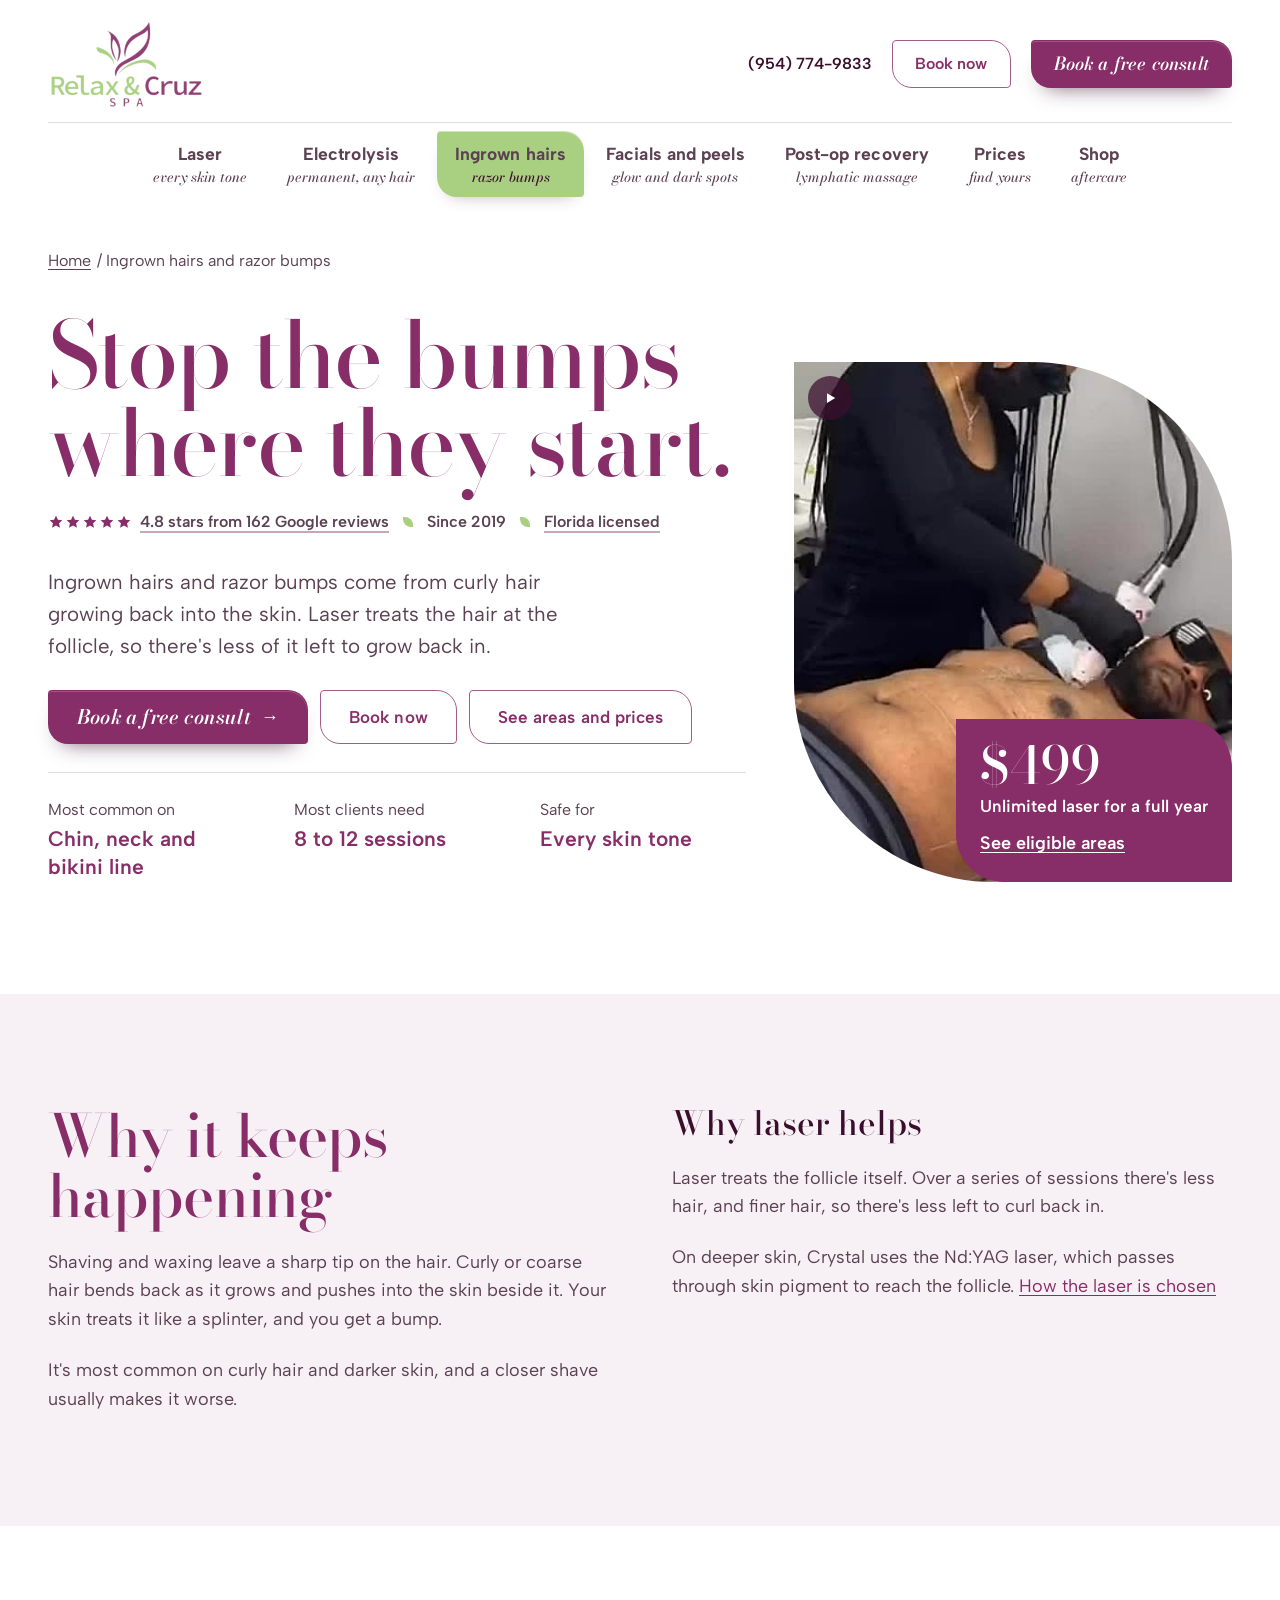
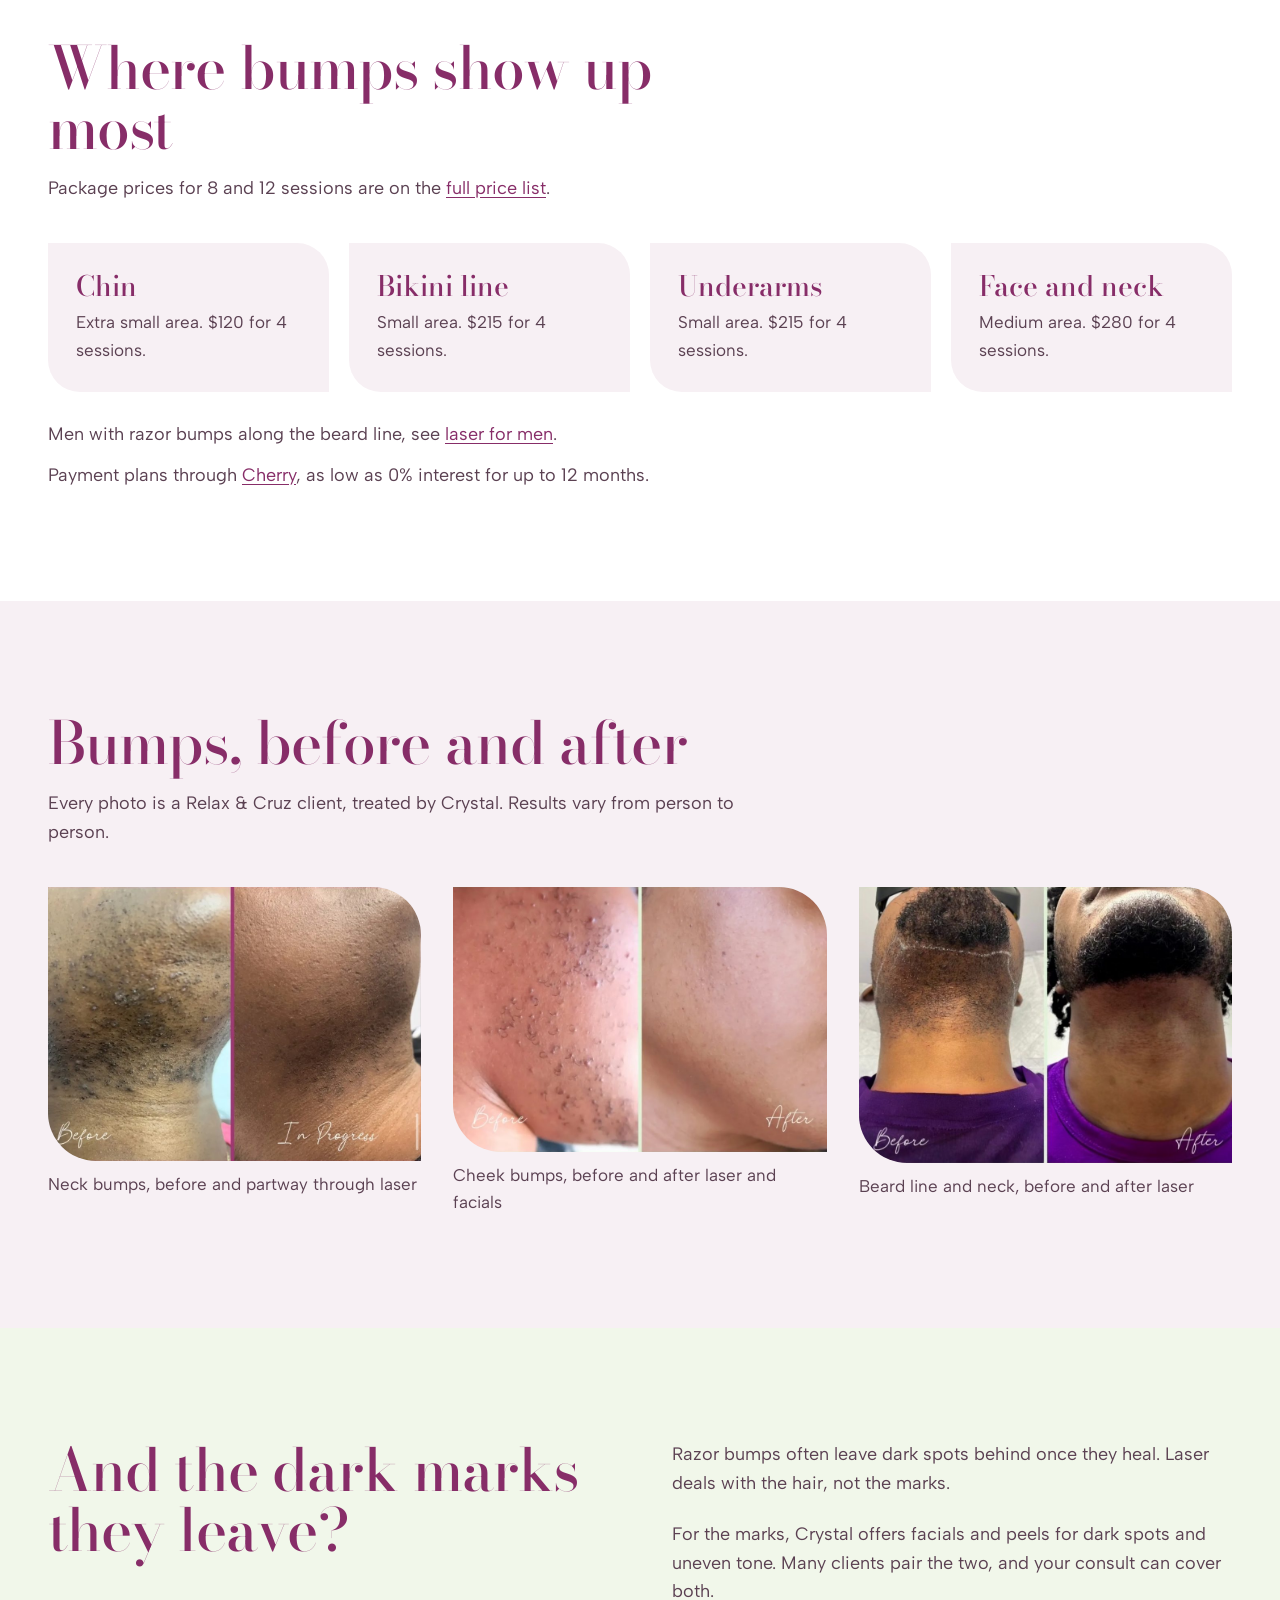
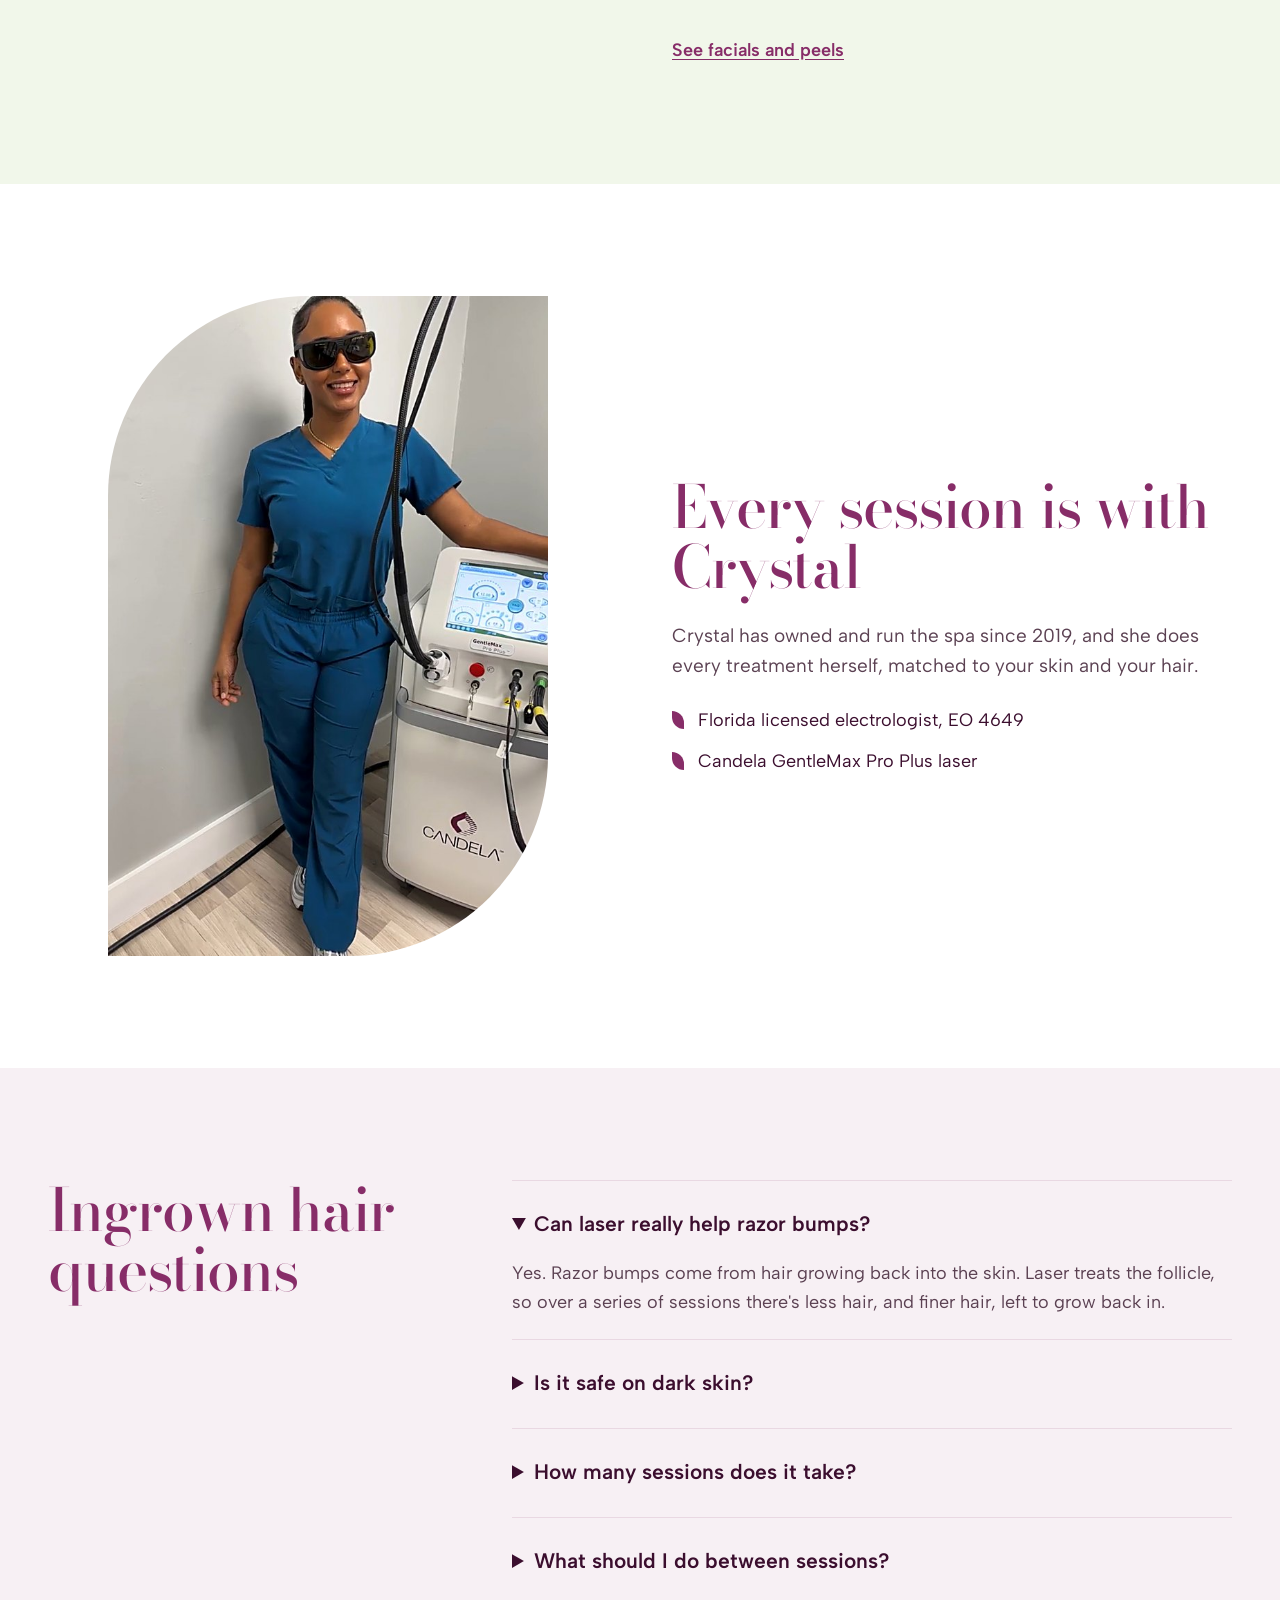
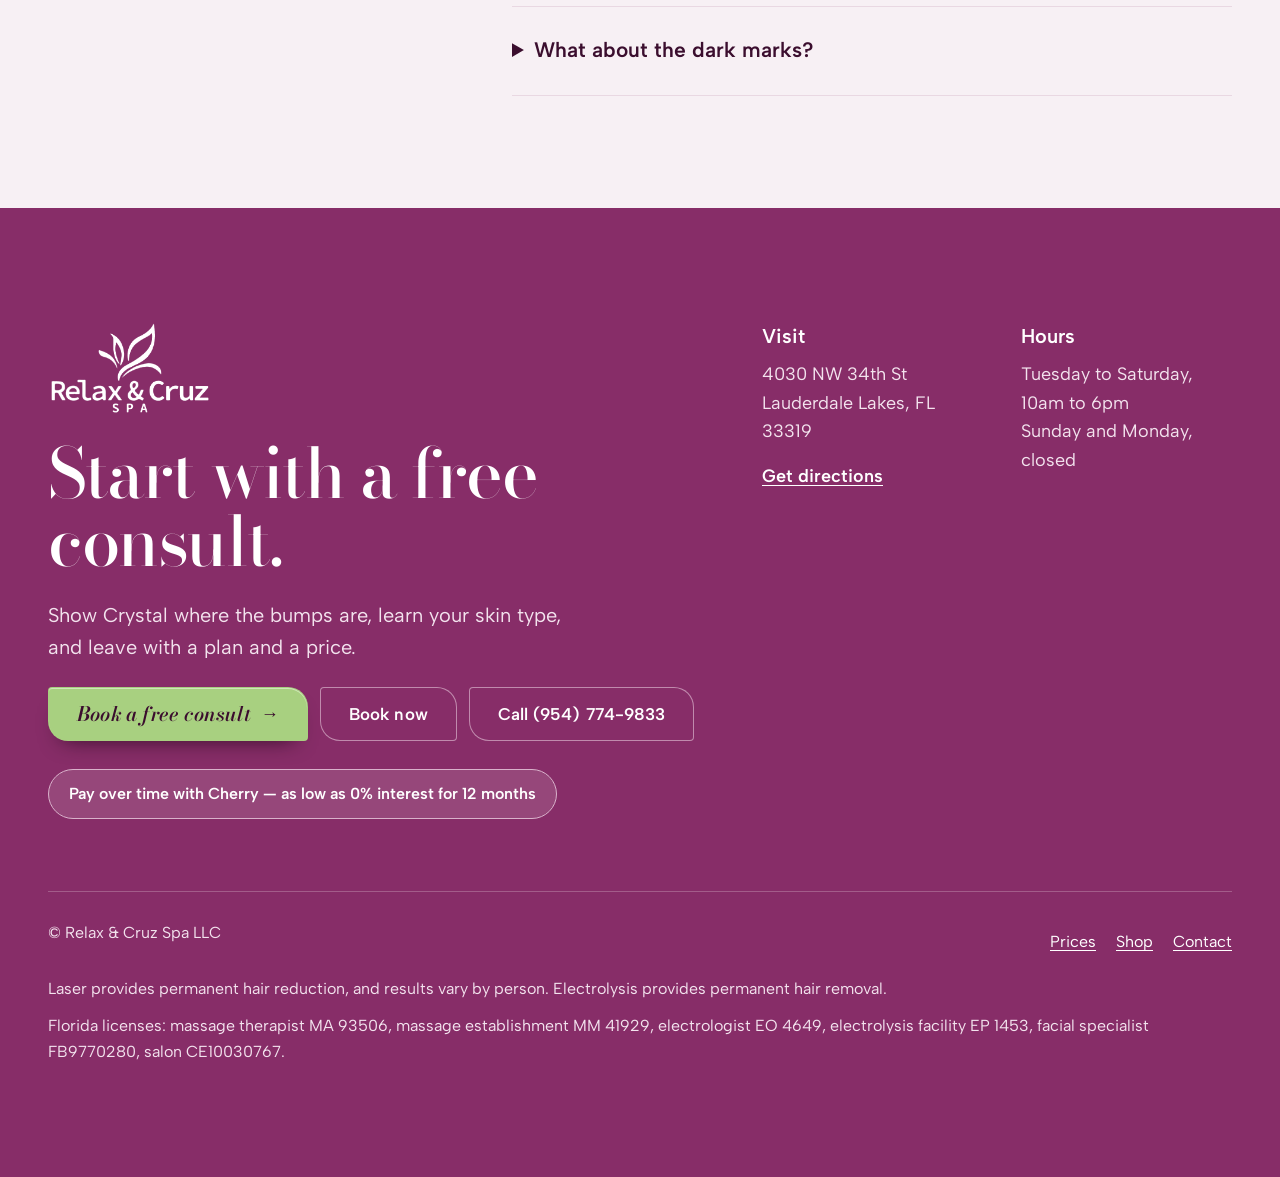
<file: ingrown-hair.html>
<!doctype html>
<html lang="en">
<head>
<meta charset="utf-8">
<meta name="viewport" content="width=device-width, initial-scale=1">
<title>Razor Bump &amp; Ingrown Hair Treatment | Lauderdale Lakes</title>
<meta name="description" content="Laser hair removal for ingrown hairs and razor bumps on the chin, neck and bikini line, safe on every skin tone. Lauderdale Lakes, FL. Free consult.">
<link rel="canonical" href="https://www.relaxandcruzspa.com/ingrown-hair">
<meta property="og:type" content="website">
<meta property="og:site_name" content="Relax &amp; Cruz Spa">
<meta property="og:title" content="Ingrown hairs and razor bumps, treated at the root">
<meta property="og:description" content="Laser removes the curly hairs that keep growing back into the skin, on the chin, neck and bikini line. Safe for dark skin. Lauderdale Lakes, FL.">
<meta property="og:url" content="https://www.relaxandcruzspa.com/ingrown-hair">
    <meta property="og:image" content="https://www.relaxandcruzspa.com/og-image.jpg">
    <meta name="twitter:card" content="summary_large_image">
    <meta name="twitter:image" content="https://www.relaxandcruzspa.com/og-image.jpg">
<meta name="theme-color" content="#872D68">
<link rel="icon" type="image/png" href="favicon.png">
<link rel="apple-touch-icon" href="apple-touch-icon.png">
<link rel="preconnect" href="https://fonts.googleapis.com">
<link rel="preconnect" href="https://fonts.gstatic.com" crossorigin>
<link rel="stylesheet" href="https://fonts.googleapis.com/css2?family=Albert+Sans:wght@400;500;600;700&family=Bodoni+Moda:ital,opsz,wght@0,6..96,400..700;1,6..96,400..700&display=swap">
<link rel="stylesheet" href="styles.css?v=7">
<script type="application/ld+json">
{
  "@context": "https://schema.org",
  "@graph": [
    {
      "@type": "Service",
      "name": "Ingrown hair and razor bump treatment",
      "serviceType": "Laser hair removal for ingrown hairs",
      "url": "https://www.relaxandcruzspa.com/ingrown-hair/",
      "areaServed": "Lauderdale Lakes, FL",
      "provider": {
        "@type": "BeautySalon",
        "name": "Relax & Cruz Spa",
        "url": "https://www.relaxandcruzspa.com/",
        "telephone": "+1-954-774-9833",
        "address": {
          "@type": "PostalAddress",
          "streetAddress": "4030 NW 34th St",
          "addressLocality": "Lauderdale Lakes",
          "addressRegion": "FL",
          "postalCode": "33319",
          "addressCountry": "US"
        }
      }
    },
    {
      "@type": "BreadcrumbList",
      "itemListElement": [
        { "@type": "ListItem", "position": 1, "name": "Home", "item": "https://www.relaxandcruzspa.com/" },
        { "@type": "ListItem", "position": 2, "name": "Ingrown hairs and razor bumps", "item": "https://www.relaxandcruzspa.com/ingrown-hair/" }
      ]
    },
    {
      "@type": "FAQPage",
      "mainEntity": [
        { "@type": "Question", "name": "Can laser hair removal help with razor bumps?", "acceptedAnswer": { "@type": "Answer", "text": "Yes. Razor bumps come from hair growing back into the skin. Laser treats the follicle, so over a series of sessions there's less hair, and finer hair, left to grow back in." } },
        { "@type": "Question", "name": "Is laser for ingrown hairs safe on dark skin?", "acceptedAnswer": { "@type": "Answer", "text": "Yes, with the right laser. The Nd:YAG laser's longer wavelength passes through skin pigment to reach the follicle, and it's the standard choice for deeper skin." } },
        { "@type": "Question", "name": "How many sessions does it take?", "acceptedAnswer": { "@type": "Answer", "text": "Most clients need 8 to 12 sessions, spaced 6 to 8 weeks apart, because hair grows in cycles." } },
        { "@type": "Question", "name": "What about the dark marks razor bumps leave behind?", "acceptedAnswer": { "@type": "Answer", "text": "Those marks are a separate concern from the hair. Facials and peels can help even out tone, and Crystal can suggest a plan for both at your free consult." } }
      ]
    }
  ]
}
</script>
</head>
<body>
<a class="skip-link" href="#main">Skip to content</a>

<header class="site-header">
  <div class="wrap header-bar">
    <a class="brand" href="./"><img src="logo.png" alt="Relax &amp; Cruz Spa" width="276" height="162" decoding="async"></a>
    <nav class="nav" id="site-nav" aria-label="Main">
      <a href="laser-hair-removal"><span class="nav-name">Laser</span><span class="nav-hint">every skin tone</span></a>
      <a href="electrolysis"><span class="nav-name">Electrolysis</span><span class="nav-hint">permanent, any hair</span></a>
      <a href="ingrown-hair" aria-current="page"><span class="nav-name">Ingrown hairs</span><span class="nav-hint">razor bumps</span></a>
      <a href="facials-and-peels"><span class="nav-name">Facials and peels</span><span class="nav-hint">glow and dark spots</span></a>
      <a href="lymphatic-massage"><span class="nav-name">Post-op recovery</span><span class="nav-hint">lymphatic massage</span></a>
      <a href="laser-hair-removal#prices"><span class="nav-name">Prices</span><span class="nav-hint">find yours</span></a>
      <a href="shop"><span class="nav-name">Shop</span><span class="nav-hint">aftercare</span></a>
    </nav>
    <div class="header-actions">
      <a class="header-phone" href="tel:+19547749833">(954) 774-9833</a>
      <a data-book="laser" class="btn btn-outline" href="https://book.squareup.com/appointments/5c3y8w34fg9goo/location/LR7VH9PK37BJG/services">Book now</a>
      <a data-book="consult" class="btn btn-plum" href="https://book.squareup.com/appointments/5c3y8w34fg9goo/location/LR7VH9PK37BJG/services">Book a free consult</a>
      <button class="menu-toggle" type="button" aria-expanded="false" aria-controls="site-nav" aria-label="Open menu">
        <svg width="22" height="22" viewBox="0 0 24 24" fill="none" stroke="currentColor" stroke-width="2" stroke-linecap="round" aria-hidden="true"><path d="M4 7h16M4 12h16M4 17h16"/></svg>
      </button>
    </div>
  </div>
</header>

<main id="main">

<section class="wrap page-hero">
  <div class="hero-grid">
    <div class="hero-copy">
      <p class="crumbs"><a href="./">Home</a> / Ingrown hairs and razor bumps</p>
      <h1 class="h1">Stop the bumps where they start.</h1>
      <ul class="trust" aria-label="Why clients trust us">
        <li><span class="trust-stars" aria-hidden="true"><svg viewBox="0 0 24 24" width="16" height="16"><path d="M12 2.5l2.9 6.1 6.6.8-4.9 4.6 1.3 6.6L12 17.3l-5.9 3.3 1.3-6.6-4.9-4.6 6.6-.8z"/></svg><svg viewBox="0 0 24 24" width="16" height="16"><path d="M12 2.5l2.9 6.1 6.6.8-4.9 4.6 1.3 6.6L12 17.3l-5.9 3.3 1.3-6.6-4.9-4.6 6.6-.8z"/></svg><svg viewBox="0 0 24 24" width="16" height="16"><path d="M12 2.5l2.9 6.1 6.6.8-4.9 4.6 1.3 6.6L12 17.3l-5.9 3.3 1.3-6.6-4.9-4.6 6.6-.8z"/></svg><svg viewBox="0 0 24 24" width="16" height="16"><path d="M12 2.5l2.9 6.1 6.6.8-4.9 4.6 1.3 6.6L12 17.3l-5.9 3.3 1.3-6.6-4.9-4.6 6.6-.8z"/></svg><svg viewBox="0 0 24 24" width="16" height="16"><path d="M12 2.5l2.9 6.1 6.6.8-4.9 4.6 1.3 6.6L12 17.3l-5.9 3.3 1.3-6.6-4.9-4.6 6.6-.8z"/></svg></span><a href="https://www.google.com/maps/search/?api=1&amp;query=Relax%20%26%20Cruz%20Spa&amp;query_place_id=ChIJVxkaC0UH2YgR4lUdHG4DhzY" target="_blank" rel="noopener">4.8 stars from 162 Google reviews</a></li>
        <li>Since 2019</li>
        <li><a href="#licenses">Florida licensed</a></li>
      </ul>
      <p class="lede">Ingrown hairs and razor bumps come from curly hair growing back into the skin. Laser treats the hair at the follicle, so there's less of it left to grow back in.</p>
      <div class="btn-row">
        <a data-book="consult" class="btn btn-plum" href="https://book.squareup.com/appointments/5c3y8w34fg9goo/location/LR7VH9PK37BJG/services">Book a free consult</a>
        <a data-book="laser" class="btn btn-outline" href="https://book.squareup.com/appointments/5c3y8w34fg9goo/location/LR7VH9PK37BJG/services">Book now</a>
        <a class="btn btn-outline" href="#areas">See areas and prices</a>
      </div>
      <dl class="facts">
        <div><dt>Most common on</dt><dd>Chin, neck and bikini line</dd></div>
        <div><dt>Most clients need</dt><dd>8 to 12 sessions</dd></div>
        <div><dt>Safe for</dt><dd>Every skin tone</dd></div>
      </dl>
    </div>
    <div class="hero-media">
      <div class="hero-frame hero-frame--video">
        <video class="photo leaf-lg" style="object-position: 50% 62%" src="chest-hero.mp4" poster="chest-hero.jpg" autoplay muted loop playsinline preload="metadata" aria-label="Crystal giving a male client laser hair removal"></video>
        <div class="offer-card offer-card--compact" style="border-radius: 0 48px 0 48px">
          <p class="price">$499</p>
          <p class="what">Unlimited laser for a full year</p>
          <p class="terms">First-time clients only. The bikini line, chin and neck all qualify.</p>
          <a class="text-link" href="./#offer">See eligible areas</a>
        </div>
      </div>
    </div>
  </div>
</section>

<section id="why" class="section bg-tint">
  <div class="wrap split" style="align-items:flex-start">
    <div class="stack">
      <h2 class="h2">Why it keeps happening</h2>
      <p class="muted">Shaving and waxing leave a sharp tip on the hair. Curly or coarse hair bends back as it grows and pushes into the skin beside it. Your skin treats it like a splinter, and you get a bump.</p>
      <p class="muted">It's most common on curly hair and darker skin, and a closer shave usually makes it worse.</p>
    </div>
    <div class="stack">
      <h3 class="h3" style="font-size:clamp(26px, 2.6vw, 34px)">Why laser helps</h3>
      <p class="muted">Laser treats the follicle itself. Over a series of sessions there's less hair, and finer hair, so there's less left to curl back in.</p>
      <p class="muted">On deeper skin, Crystal uses the Nd:YAG laser, which passes through skin pigment to reach the follicle. <a href="laser-hair-removal#skin">How the laser is chosen</a></p>
    </div>
  </div>
</section>

<section id="areas" class="section">
  <div class="wrap">
    <div class="stack" style="gap:16px; max-width:720px">
      <h2 class="h2">Where bumps show up most</h2>
      <p class="muted">Package prices for 8 and 12 sessions are on the <a href="laser-hair-removal#prices">full price list</a>.</p>
    </div>
    <div class="cross-links">
      <a class="leaf-sm" href="laser-hair-removal#prices"><strong>Chin</strong><span>Extra small area. $120 for 4 sessions.</span></a>
      <a class="leaf-sm" href="laser-hair-removal#prices"><strong>Bikini line</strong><span>Small area. $215 for 4 sessions.</span></a>
      <a class="leaf-sm" href="laser-hair-removal#prices"><strong>Underarms</strong><span>Small area. $215 for 4 sessions.</span></a>
      <a class="leaf-sm" href="laser-hair-removal#prices"><strong>Face and neck</strong><span>Medium area. $280 for 4 sessions.</span></a>
    </div>
    <p class="muted" style="margin-top:28px">Men with razor bumps along the beard line, see <a href="laser-for-men">laser for men</a>.</p>
    <p class="muted" style="margin-top:12px">Payment plans through <a href="https://pay.withcherry.com/relaxandcruzspa-llc">Cherry</a>, as low as 0% interest for up to 12 months.</p>
  </div>
</section>

<section id="results" class="section bg-tint">
  <div class="wrap">
    <div class="stack" style="gap:16px; max-width:720px">
      <h2 class="h2">Bumps, before and after</h2>
      <p class="muted">Every photo is a Relax &amp; Cruz client, treated by Crystal. Results vary from person to person.</p>
    </div>
    <div class="results">
      <figure class="result">
        <img src="ba-neck-progress.jpg" alt="Neck with razor bumps before, and much clearer partway through laser treatment" width="1000" height="733" loading="lazy" decoding="async">
        <figcaption>Neck bumps, before and partway through laser</figcaption>
      </figure>
      <figure class="result">
        <img src="ba-cheek-bumps.jpg" alt="Cheek covered in hair bumps before, and clear smooth skin after" width="923" height="655" loading="lazy" decoding="async">
        <figcaption>Cheek bumps, before and after laser and facials</figcaption>
      </figure>
      <figure class="result">
        <img src="ba-beard-neck.jpg" alt="Neck below the beard line before and after laser hair removal" width="923" height="683" loading="lazy" decoding="async">
        <figcaption>Beard line and neck, before and after laser</figcaption>
      </figure>
    </div>
  </div>
</section>

<section class="section bg-green">
  <div class="wrap split" style="align-items:flex-start">
    <div class="stack">
      <h2 class="h2">And the dark marks they leave?</h2>
    </div>
    <div class="stack">
      <p class="muted">Razor bumps often leave dark spots behind once they heal. Laser deals with the hair, not the marks.</p>
      <p class="muted">For the marks, Crystal offers facials and peels for dark spots and uneven tone. Many clients pair the two, and your consult can cover both.</p>
      <a class="text-link" href="facials-and-peels">See facials and peels</a>
    </div>
  </div>
</section>

<section class="section">
  <div class="wrap split">
    <div>
      <img class="photo leaf-rev about-frame about-video" style="object-position: 50% 0%" src="crystal-bio.jpg" alt="Crystal Cruz beside the spa's Candela GentleMax Pro Plus laser" width="720" height="956" loading="lazy" decoding="async">
    </div>
    <div class="stack" style="gap:24px">
      <h2 class="h2">Every session is with Crystal</h2>
      <p class="muted" style="font-size:19px; max-width:540px">Crystal has owned and run the spa since 2019, and she does every treatment herself, matched to your skin and your hair.</p>
      <ul class="creds">
        <li>Florida licensed electrologist, EO 4649</li>
        <li>Candela GentleMax Pro Plus laser</li>
      </ul>
    </div>
  </div>
</section>

<section class="section bg-tint">
  <div class="wrap faq">
    <h2 class="h2">Ingrown hair questions</h2>
    <div class="faq-list">
      <details open>
        <summary>Can laser really help razor bumps?</summary>
        <p>Yes. Razor bumps come from hair growing back into the skin. Laser treats the follicle, so over a series of sessions there's less hair, and finer hair, left to grow back in.</p>
      </details>
      <details>
        <summary>Is it safe on dark skin?</summary>
        <p>Yes, with the right laser. The Nd:YAG's longer wavelength passes through skin pigment to reach the follicle, and it's the standard choice for deeper skin.</p>
      </details>
      <details>
        <summary>How many sessions does it take?</summary>
        <p>Most clients need 8 to 12 sessions, spaced 6 to 8 weeks apart, because hair grows in cycles.</p>
      </details>
      <details>
        <summary>What should I do between sessions?</summary>
        <p>Shave the area the day before each visit. Skip waxing, plucking and tanning between sessions, since laser needs the hair's root in place.</p>
      </details>
      <details>
        <summary>What about the dark marks?</summary>
        <p>Those are a separate concern from the hair. <a href="facials-and-peels">Facials and peels</a> can help even out tone, and Crystal can suggest a plan for both at your free consult.</p>
      </details>
    </div>
  </div>
</section>

<section id="book" class="section bg-plum">
  <div class="wrap">
    <div class="book-grid">
      <div class="stack" style="gap:24px">
        <img src="logo-white.png" alt="" width="276" height="162" style="height:96px; width:auto; align-self:flex-start" decoding="async">
        <h2 class="book-title">Start with a free consult.</h2>
        <p class="on-plum" style="font-size:20px; max-width:520px">Show Crystal where the bumps are, learn your skin type, and leave with a plan and a price.</p>
        <div class="btn-row">
          <a data-book="consult" class="btn btn-leaf" href="https://book.squareup.com/appointments/5c3y8w34fg9goo/location/LR7VH9PK37BJG/services">Book a free consult</a>
          <a data-book="laser" class="btn btn-ghost" href="https://book.squareup.com/appointments/5c3y8w34fg9goo/location/LR7VH9PK37BJG/services">Book now</a>
          <a class="btn btn-ghost" href="tel:+19547749833">Call (954) 774-9833</a>
        </div>
          <a class="cherry-note" href="https://pay.withcherry.com/relaxandcruzspa-llc">Pay over time with Cherry — as low as 0% interest for 12 months</a>
      </div>
      <div>
        <div class="info">
          <p class="info-title">Visit</p>
          <p class="on-plum">4030 NW 34th St<br>Lauderdale Lakes, FL 33319</p>
          <a class="text-link" href="https://www.google.com/maps/dir/?api=1&amp;destination=4030+NW+34th+St+Lauderdale+Lakes+FL+33319">Get directions</a>
        </div>
        <div class="info">
          <p class="info-title">Hours</p>
          <p class="on-plum">Tuesday to Saturday, 10am to 6pm<br>Sunday and Monday, closed</p>
        </div>
      </div>
    </div>
    <footer class="site-footer">
      <p>© Relax &amp; Cruz Spa LLC</p>
      <nav aria-label="Footer">
        <a href="./#prices">Prices</a>
        <a href="shop">Shop</a>
        <a href="contact">Contact</a>
      </nav>
      <p class="legal">Laser provides permanent hair reduction, and results vary by person. Electrolysis provides permanent hair removal.</p>
      <p class="legal" id="licenses">Florida licenses: massage therapist MA 93506, massage establishment MM 41929, electrologist EO 4649, electrolysis facility EP 1453, facial specialist FB9770280, salon CE10030767.</p>
    </footer>
  </div>
</section>

</main>

<div class="mobile-bar">
  <a class="btn btn-outline" href="tel:+19547749833">Call</a>
  <a data-book="laser" class="btn btn-outline" href="https://book.squareup.com/appointments/5c3y8w34fg9goo/location/LR7VH9PK37BJG/services">Book now</a>
  <a data-book="consult" class="btn btn-plum" href="https://book.squareup.com/appointments/5c3y8w34fg9goo/location/LR7VH9PK37BJG/services">Free consult</a>
</div>

<script src="main.js?v=7" defer></script>
</body>
</html>
</file>
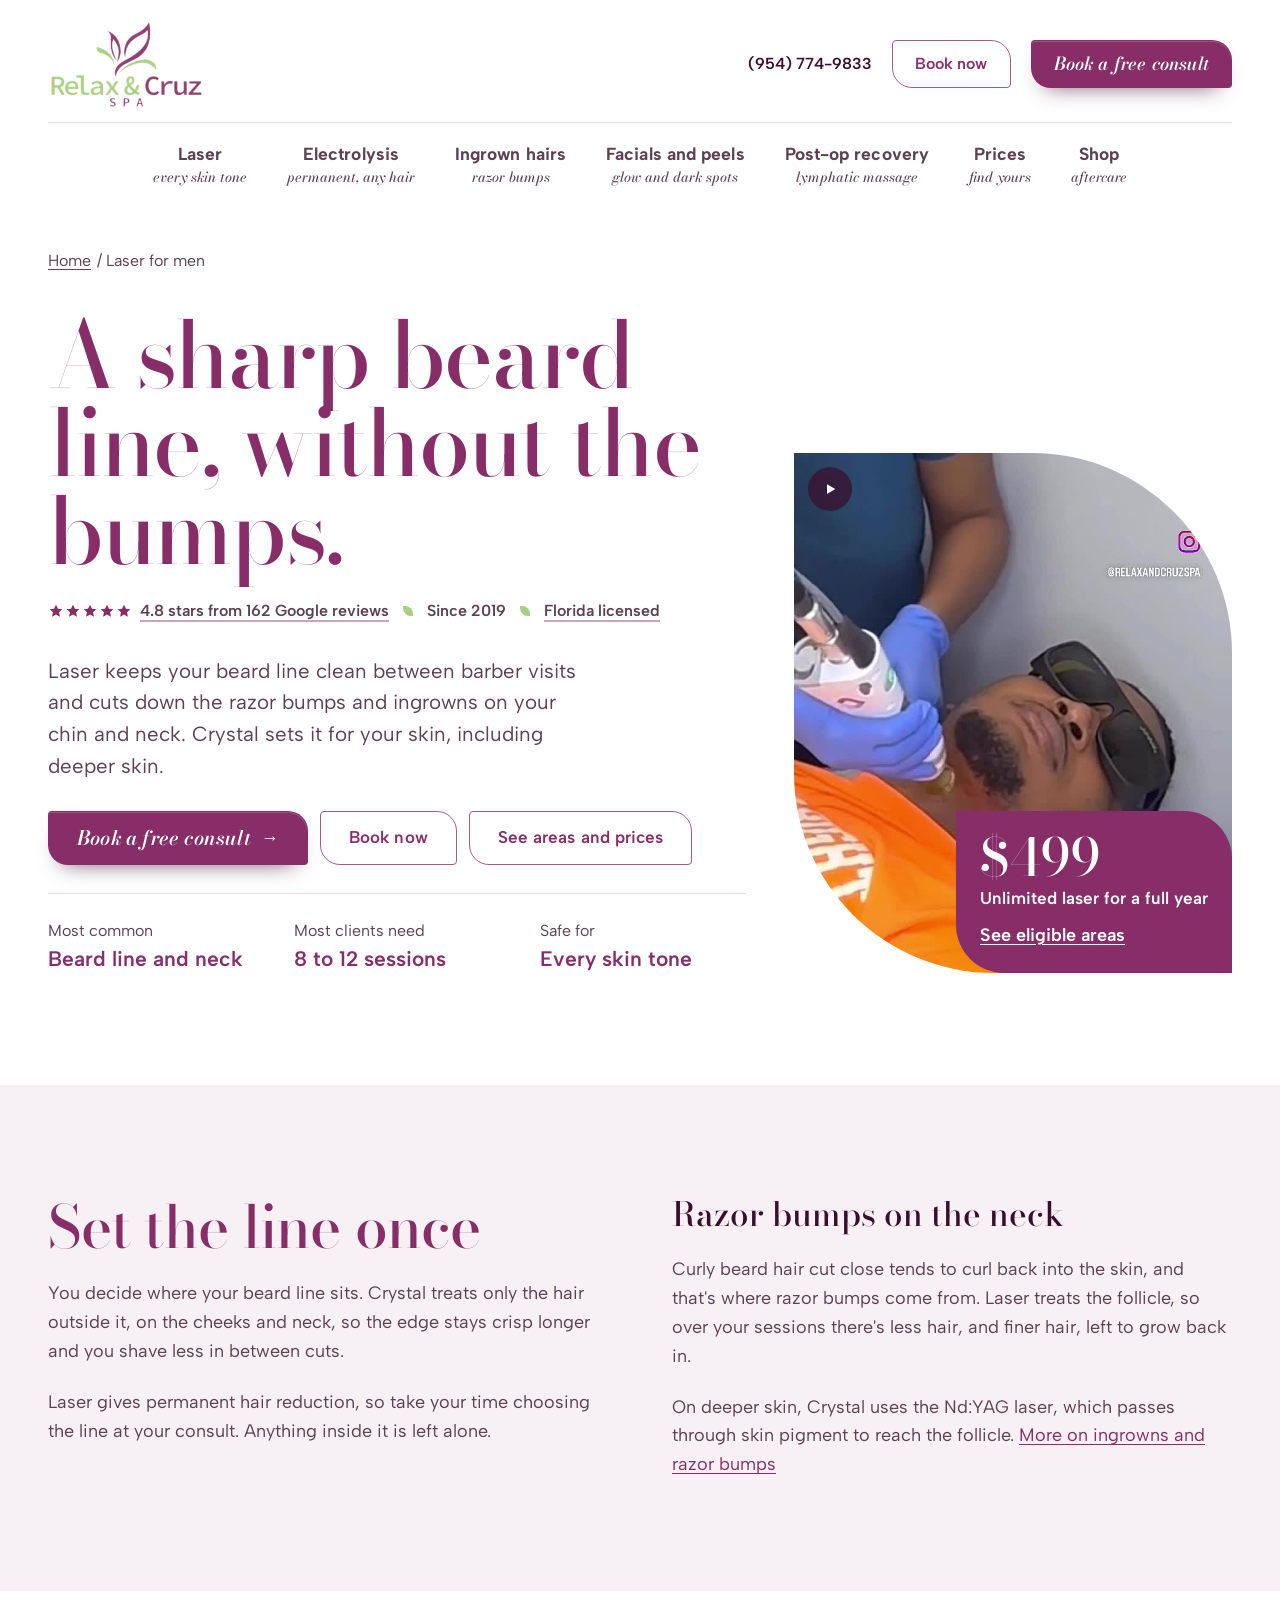
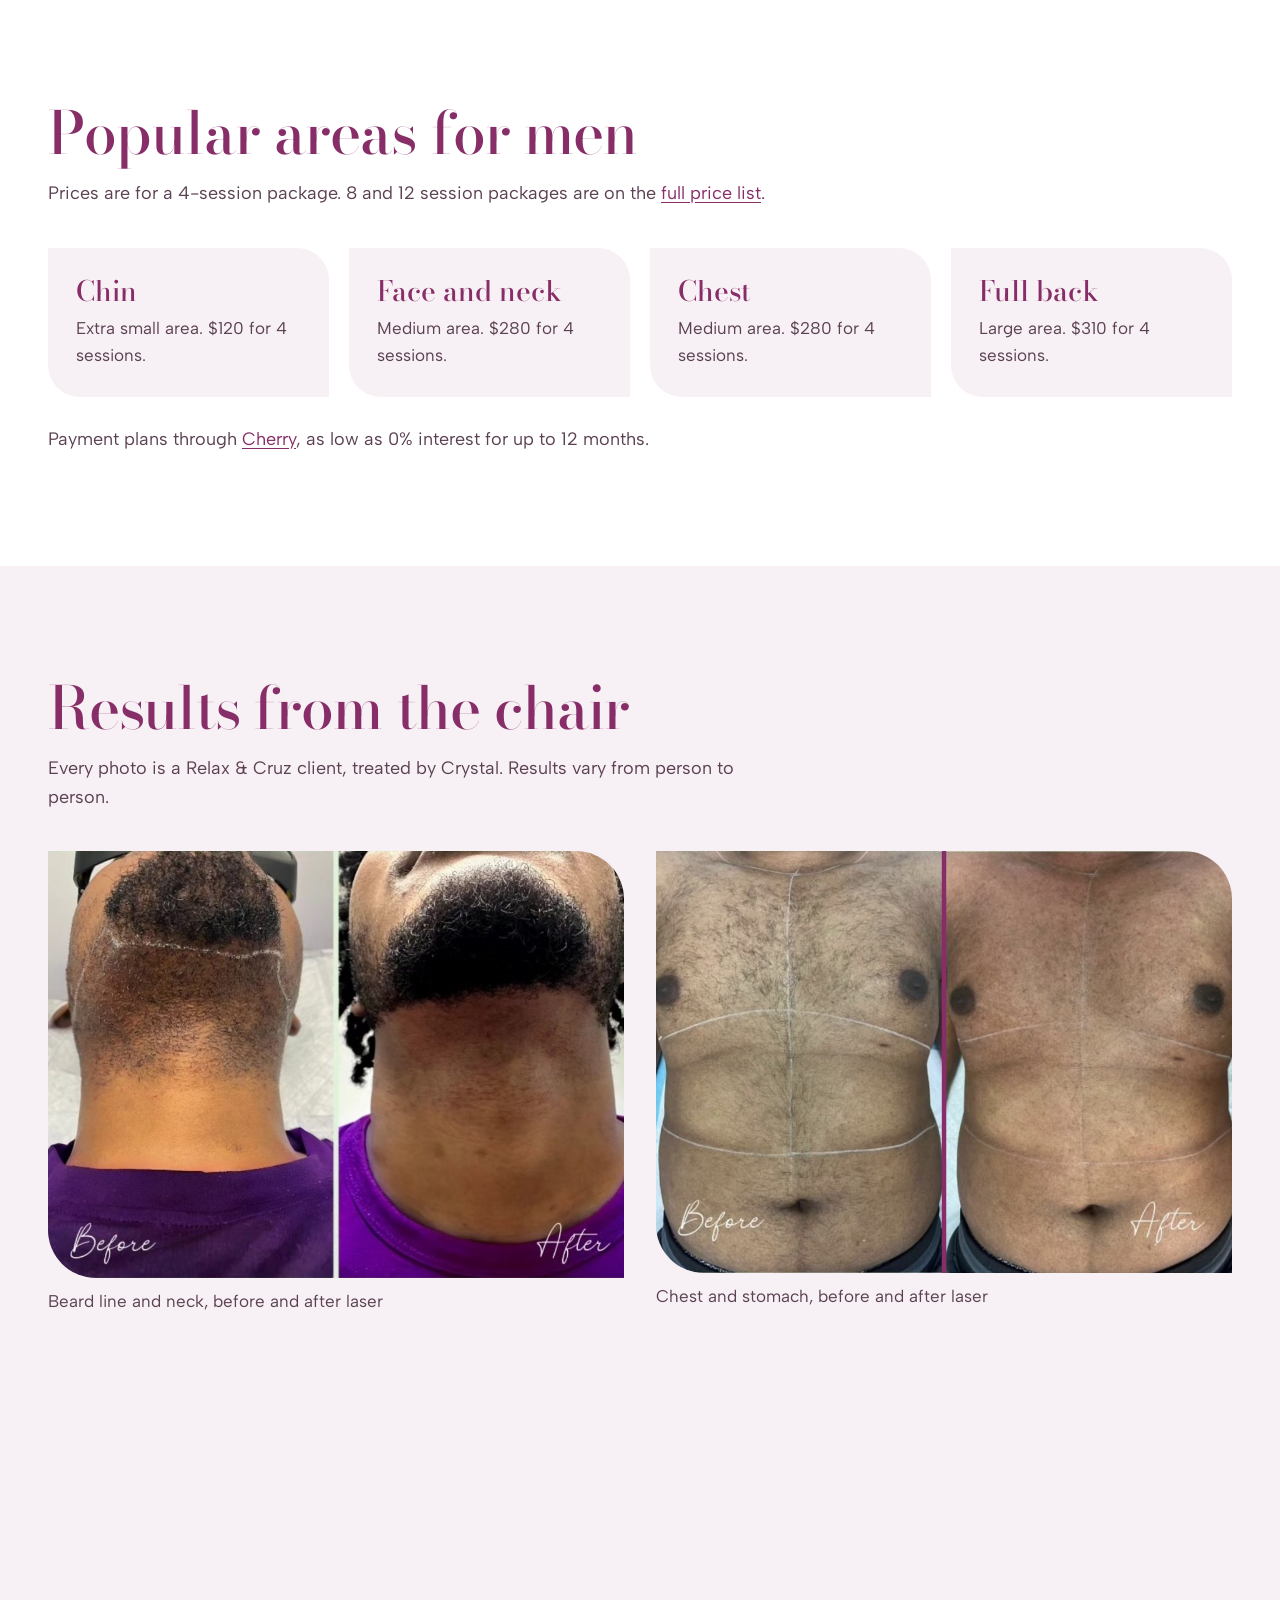
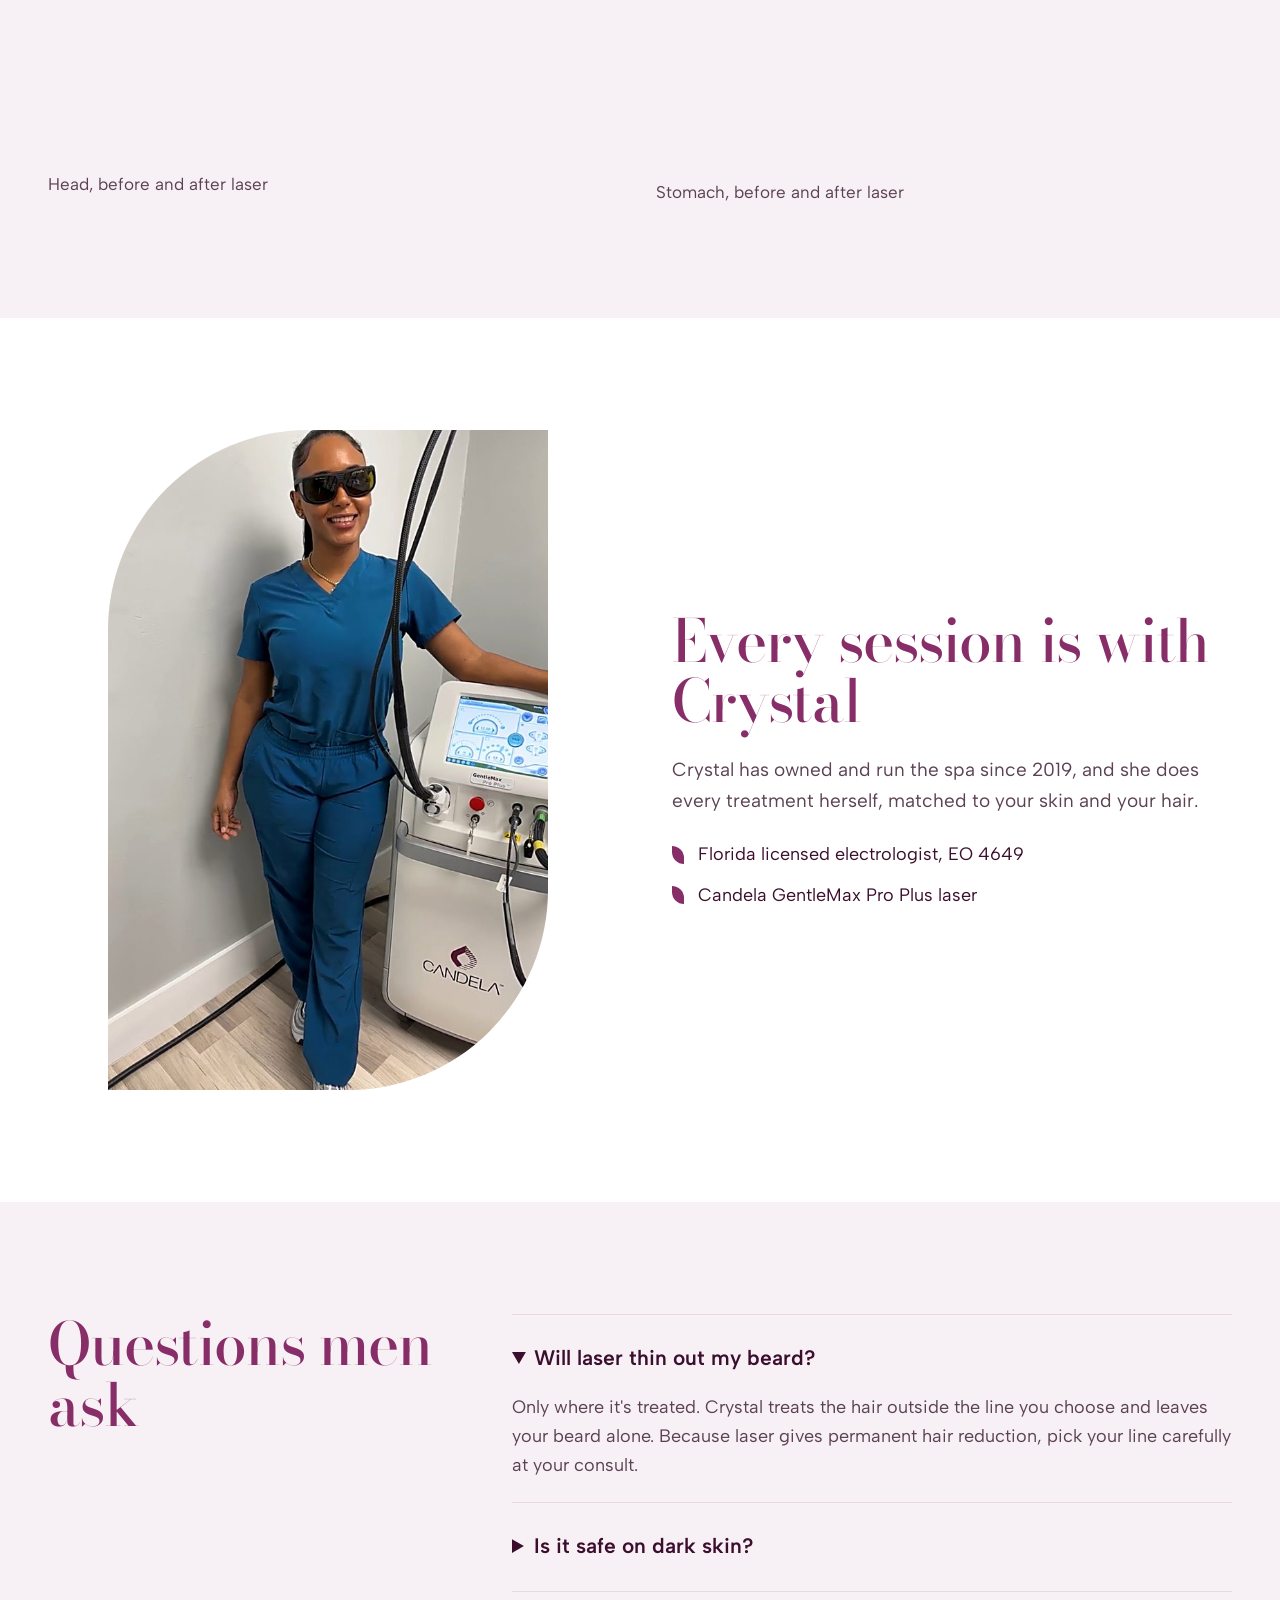
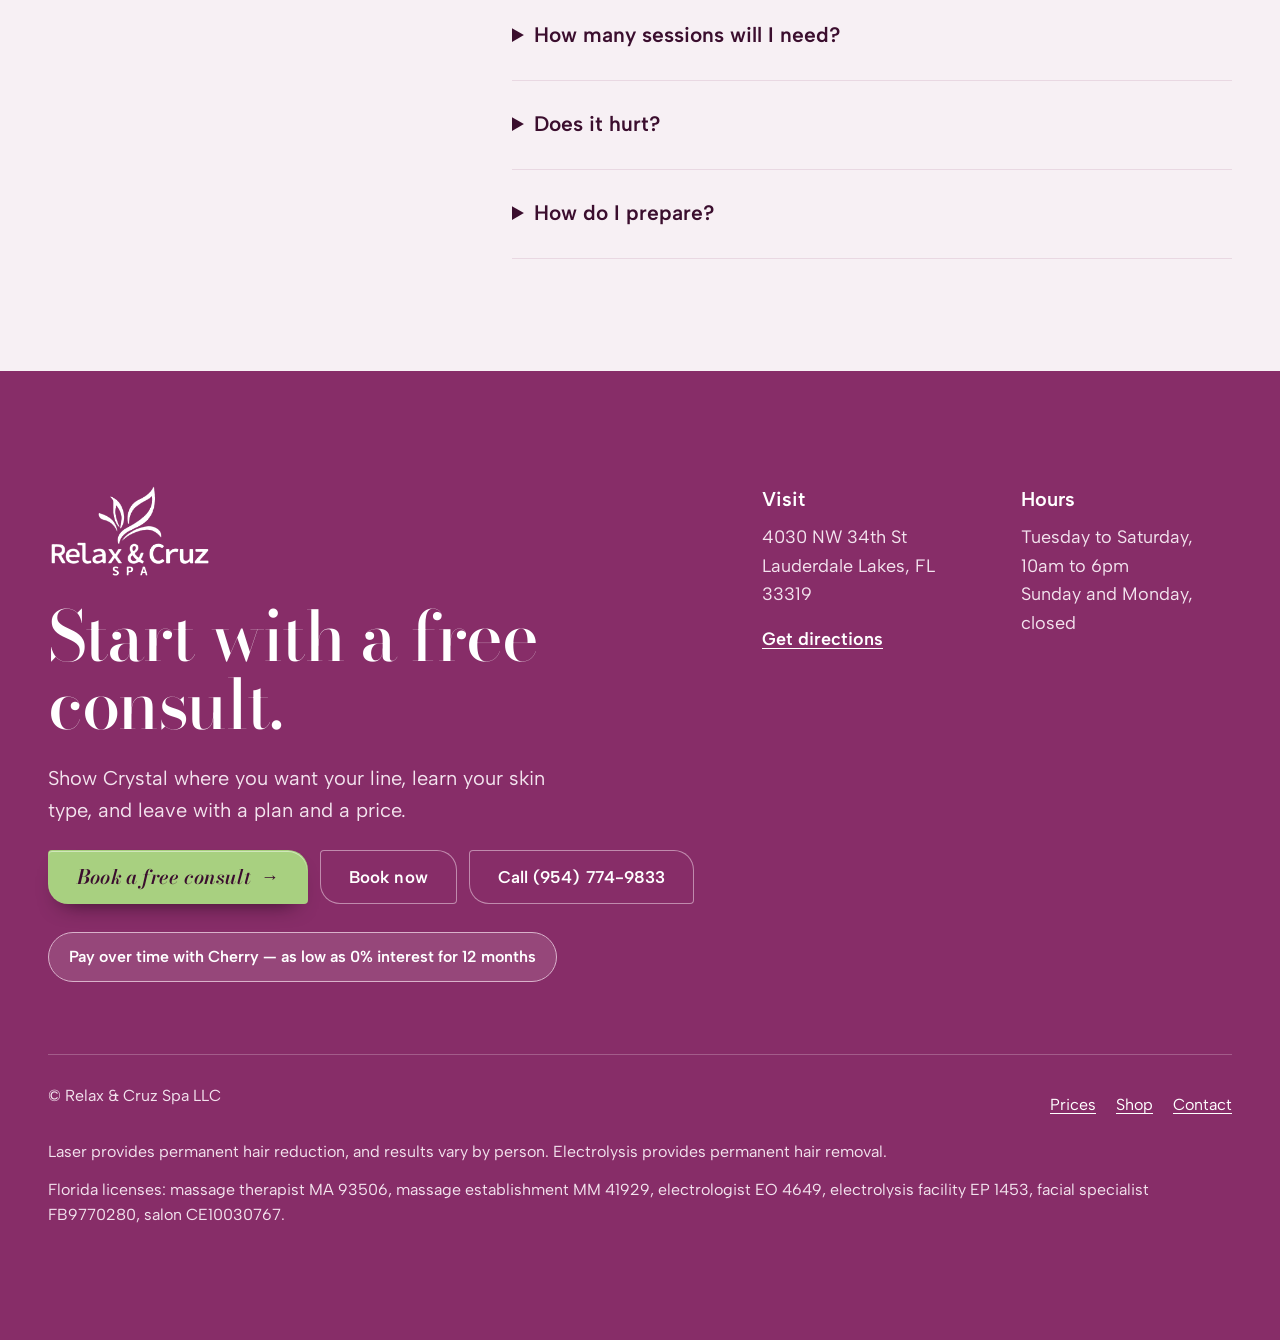
<file: laser-for-men.html>
<!doctype html>
<html lang="en">
<head>
<meta charset="utf-8">
<meta name="viewport" content="width=device-width, initial-scale=1">
<title>Laser Hair Removal for Men | Lauderdale Lakes, FL</title>
<meta name="description" content="Laser for men: a sharp beard line, fewer razor bumps on the chin and neck, and back and chest hair removal. Safe for dark skin. Lauderdale Lakes, FL.">
<link rel="canonical" href="https://www.relaxandcruzspa.com/laser-for-men">
<meta property="og:type" content="website">
<meta property="og:site_name" content="Relax &amp; Cruz Spa">
<meta property="og:title" content="Laser for men: a sharp beard line, fewer razor bumps">
<meta property="og:description" content="Keep your beard line clean between barber visits and cut down razor bumps on the neck. Set for your skin, including deeper skin. Lauderdale Lakes, FL.">
<meta property="og:url" content="https://www.relaxandcruzspa.com/laser-for-men">
    <meta property="og:image" content="https://www.relaxandcruzspa.com/og-image.jpg">
    <meta name="twitter:card" content="summary_large_image">
    <meta name="twitter:image" content="https://www.relaxandcruzspa.com/og-image.jpg">
<meta name="theme-color" content="#872D68">
<link rel="icon" type="image/png" href="favicon.png">
<link rel="apple-touch-icon" href="apple-touch-icon.png">
<link rel="preconnect" href="https://fonts.googleapis.com">
<link rel="preconnect" href="https://fonts.gstatic.com" crossorigin>
<link rel="stylesheet" href="https://fonts.googleapis.com/css2?family=Albert+Sans:wght@400;500;600;700&family=Bodoni+Moda:ital,opsz,wght@0,6..96,400..700;1,6..96,400..700&display=swap">
<link rel="stylesheet" href="styles.css?v=7">
<script type="application/ld+json">
{
  "@context": "https://schema.org",
  "@graph": [
    {
      "@type": "Service",
      "name": "Laser hair removal for men",
      "serviceType": "Laser hair removal for men",
      "url": "https://www.relaxandcruzspa.com/laser-for-men/",
      "areaServed": "Lauderdale Lakes, FL",
      "provider": {
        "@type": "BeautySalon",
        "name": "Relax & Cruz Spa",
        "url": "https://www.relaxandcruzspa.com/",
        "telephone": "+1-954-774-9833",
        "address": {
          "@type": "PostalAddress",
          "streetAddress": "4030 NW 34th St",
          "addressLocality": "Lauderdale Lakes",
          "addressRegion": "FL",
          "postalCode": "33319",
          "addressCountry": "US"
        }
      }
    },
    {
      "@type": "BreadcrumbList",
      "itemListElement": [
        {
          "@type": "ListItem",
          "position": 1,
          "name": "Home",
          "item": "https://www.relaxandcruzspa.com/"
        },
        {
          "@type": "ListItem",
          "position": 2,
          "name": "Laser for men",
          "item": "https://www.relaxandcruzspa.com/laser-for-men/"
        }
      ]
    },
    {
      "@type": "FAQPage",
      "mainEntity": [
        {
          "@type": "Question",
          "name": "Will laser thin out my beard?",
          "acceptedAnswer": {
            "@type": "Answer",
            "text": "Only where it's treated. Crystal treats the hair outside the line you choose and leaves your beard alone. Because laser gives permanent hair reduction, pick your line carefully at your consult."
          }
        },
        {
          "@type": "Question",
          "name": "Is it safe on dark skin?",
          "acceptedAnswer": {
            "@type": "Answer",
            "text": "Yes, with the right laser. The Nd:YAG's longer wavelength passes through skin pigment to reach the follicle, and it's the standard choice for deeper skin."
          }
        },
        {
          "@type": "Question",
          "name": "How many sessions will I need?",
          "acceptedAnswer": {
            "@type": "Answer",
            "text": "Most clients need 8 to 12 sessions, spaced 6 to 8 weeks apart, because hair grows in cycles. Beard hair is coarse, so your consult will give you a realistic plan."
          }
        },
        {
          "@type": "Question",
          "name": "Does it hurt?",
          "acceptedAnswer": {
            "@type": "Answer",
            "text": "Most clients describe it as a quick snap against the skin, with cooling built into the laser."
          }
        },
        {
          "@type": "Question",
          "name": "How do I prepare?",
          "acceptedAnswer": {
            "@type": "Answer",
            "text": "Shave the area the day before. Skip waxing and plucking between sessions, since laser needs the hair's root in place."
          }
        }
      ]
    }
  ]
}
</script>
</head>
<body>
<a class="skip-link" href="#main">Skip to content</a>

<header class="site-header">
  <div class="wrap header-bar">
    <a class="brand" href="./"><img src="logo.png" alt="Relax &amp; Cruz Spa" width="276" height="162" decoding="async"></a>
    <nav class="nav" id="site-nav" aria-label="Main">
      <a href="laser-hair-removal"><span class="nav-name">Laser</span><span class="nav-hint">every skin tone</span></a>
      <a href="electrolysis"><span class="nav-name">Electrolysis</span><span class="nav-hint">permanent, any hair</span></a>
      <a href="ingrown-hair"><span class="nav-name">Ingrown hairs</span><span class="nav-hint">razor bumps</span></a>
      <a href="facials-and-peels"><span class="nav-name">Facials and peels</span><span class="nav-hint">glow and dark spots</span></a>
      <a href="lymphatic-massage"><span class="nav-name">Post-op recovery</span><span class="nav-hint">lymphatic massage</span></a>
      <a href="./#prices"><span class="nav-name">Prices</span><span class="nav-hint">find yours</span></a>
      <a href="shop"><span class="nav-name">Shop</span><span class="nav-hint">aftercare</span></a>
    </nav>
    <div class="header-actions">
      <a class="header-phone" href="tel:+19547749833">(954) 774-9833</a>
      <a data-book="laser" class="btn btn-outline" href="https://book.squareup.com/appointments/5c3y8w34fg9goo/location/LR7VH9PK37BJG/services">Book now</a>
      <a data-book="consult" class="btn btn-plum" href="https://book.squareup.com/appointments/5c3y8w34fg9goo/location/LR7VH9PK37BJG/services">Book a free consult</a>
      <button class="menu-toggle" type="button" aria-expanded="false" aria-controls="site-nav" aria-label="Open menu">
        <svg width="22" height="22" viewBox="0 0 24 24" fill="none" stroke="currentColor" stroke-width="2" stroke-linecap="round" aria-hidden="true"><path d="M4 7h16M4 12h16M4 17h16"/></svg>
      </button>
    </div>
  </div>
</header>

<main id="main">

<section class="wrap page-hero">
  <div class="hero-grid">
    <div class="hero-copy">
      <p class="crumbs"><a href="./">Home</a> / Laser for men</p>
      <h1 class="h1">A sharp beard line, without the bumps.</h1>
      <ul class="trust" aria-label="Why clients trust us">
        <li><span class="trust-stars" aria-hidden="true"><svg viewBox="0 0 24 24" width="16" height="16"><path d="M12 2.5l2.9 6.1 6.6.8-4.9 4.6 1.3 6.6L12 17.3l-5.9 3.3 1.3-6.6-4.9-4.6 6.6-.8z"/></svg><svg viewBox="0 0 24 24" width="16" height="16"><path d="M12 2.5l2.9 6.1 6.6.8-4.9 4.6 1.3 6.6L12 17.3l-5.9 3.3 1.3-6.6-4.9-4.6 6.6-.8z"/></svg><svg viewBox="0 0 24 24" width="16" height="16"><path d="M12 2.5l2.9 6.1 6.6.8-4.9 4.6 1.3 6.6L12 17.3l-5.9 3.3 1.3-6.6-4.9-4.6 6.6-.8z"/></svg><svg viewBox="0 0 24 24" width="16" height="16"><path d="M12 2.5l2.9 6.1 6.6.8-4.9 4.6 1.3 6.6L12 17.3l-5.9 3.3 1.3-6.6-4.9-4.6 6.6-.8z"/></svg><svg viewBox="0 0 24 24" width="16" height="16"><path d="M12 2.5l2.9 6.1 6.6.8-4.9 4.6 1.3 6.6L12 17.3l-5.9 3.3 1.3-6.6-4.9-4.6 6.6-.8z"/></svg></span><a href="https://www.google.com/maps/search/?api=1&amp;query=Relax%20%26%20Cruz%20Spa&amp;query_place_id=ChIJVxkaC0UH2YgR4lUdHG4DhzY" target="_blank" rel="noopener">4.8 stars from 162 Google reviews</a></li>
        <li>Since 2019</li>
        <li><a href="#licenses">Florida licensed</a></li>
      </ul>
      <p class="lede">Laser keeps your beard line clean between barber visits and cuts down the razor bumps and ingrowns on your chin and neck. Crystal sets it for your skin, including deeper skin.</p>
      <div class="btn-row">
        <a data-book="consult" class="btn btn-plum" href="https://book.squareup.com/appointments/5c3y8w34fg9goo/location/LR7VH9PK37BJG/services">Book a free consult</a>
        <a data-book="laser" class="btn btn-outline" href="https://book.squareup.com/appointments/5c3y8w34fg9goo/location/LR7VH9PK37BJG/services">Book now</a>
        <a class="btn btn-outline" href="#areas">See areas and prices</a>
      </div>
      <dl class="facts">
        <div><dt>Most common</dt><dd>Beard line and neck</dd></div>
        <div><dt>Most clients need</dt><dd>8 to 12 sessions</dd></div>
        <div><dt>Safe for</dt><dd>Every skin tone</dd></div>
      </dl>
    </div>
    <div class="hero-media">
      <div class="hero-frame hero-frame--video">
        <video class="photo leaf-lg" style="object-position: 50% 40%" src="beard-hero.mp4" poster="beard-hero.jpg" autoplay muted loop playsinline preload="metadata" aria-label="Crystal treating a client's beard line and neck with the laser"></video>
        <div class="offer-card offer-card--compact" style="border-radius: 0 48px 0 48px">
          <p class="price">$499</p>
          <p class="what">Unlimited laser for a full year</p>
          <p class="terms">First-time clients only. The chin and the front and back of the neck all qualify.</p>
          <a class="text-link" href="./#offer">See eligible areas</a>
        </div>
      </div>
    </div>
  </div>
</section>

<section class="section bg-tint">
  <div class="wrap split" style="align-items:flex-start">
    <div class="stack">
      <h2 class="h2">Set the line once</h2>
      <p class="muted">You decide where your beard line sits. Crystal treats only the hair outside it, on the cheeks and neck, so the edge stays crisp longer and you shave less in between cuts.</p>
      <p class="muted">Laser gives permanent hair reduction, so take your time choosing the line at your consult. Anything inside it is left alone.</p>
    </div>
    <div class="stack">
      <h3 class="h3" style="font-size:clamp(26px, 2.6vw, 34px)">Razor bumps on the neck</h3>
      <p class="muted">Curly beard hair cut close tends to curl back into the skin, and that's where razor bumps come from. Laser treats the follicle, so over your sessions there's less hair, and finer hair, left to grow back in.</p>
      <p class="muted">On deeper skin, Crystal uses the Nd:YAG laser, which passes through skin pigment to reach the follicle. <a href="ingrown-hair">More on ingrowns and razor bumps</a></p>
    </div>
  </div>
</section>

<section id="areas" class="section">
  <div class="wrap">
    <div class="stack" style="gap:16px; max-width:720px">
      <h2 class="h2">Popular areas for men</h2>
      <p class="muted">Prices are for a 4-session package. 8 and 12 session packages are on the <a href="laser-hair-removal#prices">full price list</a>.</p>
    </div>
    <div class="cross-links">
      <a class="leaf-sm" href="laser-hair-removal#prices"><strong>Chin</strong><span>Extra small area. $120 for 4 sessions.</span></a>
      <a class="leaf-sm" href="laser-hair-removal#prices"><strong>Face and neck</strong><span>Medium area. $280 for 4 sessions.</span></a>
      <a class="leaf-sm" href="laser-hair-removal#prices"><strong>Chest</strong><span>Medium area. $280 for 4 sessions.</span></a>
      <a class="leaf-sm" href="laser-hair-removal#prices"><strong>Full back</strong><span>Large area. $310 for 4 sessions.</span></a>
    </div>
    <p class="muted" style="margin-top:28px">Payment plans through <a href="https://pay.withcherry.com/relaxandcruzspa-llc">Cherry</a>, as low as 0% interest for up to 12 months.</p>
  </div>
</section>

<section id="results" class="section bg-tint">
  <div class="wrap">
    <div class="stack" style="gap:16px; max-width:720px">
      <h2 class="h2">Results from the chair</h2>
      <p class="muted">Every photo is a Relax &amp; Cruz client, treated by Crystal. Results vary from person to person.</p>
    </div>
    <div class="results results--pairs">
      <figure class="result">
        <img src="ba-beard-neck.jpg" alt="Neck below the beard line before and after laser hair removal" width="923" height="683" loading="lazy" decoding="async">
        <figcaption>Beard line and neck, before and after laser</figcaption>
      </figure>
      <figure class="result">
        <img src="ba-chest-men.jpg" alt="A man's chest and stomach before and after laser hair removal" width="984" height="720" loading="lazy" decoding="async">
        <figcaption>Chest and stomach, before and after laser</figcaption>
      </figure>
      <figure class="result">
        <img src="ba-head.jpg" alt="Back of a man's head before and after laser hair removal" width="923" height="663" loading="lazy" decoding="async">
        <figcaption>Head, before and after laser</figcaption>
      </figure>
      <figure class="result">
        <img src="ba-stomach.jpg" alt="Before and after laser hair removal on a man's stomach" width="923" height="677" loading="lazy" decoding="async">
        <figcaption>Stomach, before and after laser</figcaption>
      </figure>
    </div>
  </div>
</section>

<section class="section">
  <div class="wrap split">
    <div>
      <img class="photo leaf-rev about-frame about-video" style="object-position: 50% 0%" src="crystal-bio.jpg" alt="Crystal Cruz beside the spa's Candela GentleMax Pro Plus laser" width="720" height="956" loading="lazy" decoding="async">
    </div>
    <div class="stack" style="gap:24px">
      <h2 class="h2">Every session is with Crystal</h2>
      <p class="muted" style="font-size:19px; max-width:540px">Crystal has owned and run the spa since 2019, and she does every treatment herself, matched to your skin and your hair.</p>
      <ul class="creds">
        <li>Florida licensed electrologist, EO 4649</li>
        <li>Candela GentleMax Pro Plus laser</li>
      </ul>
    </div>
  </div>
</section>

<section class="section bg-tint">
  <div class="wrap faq">
    <h2 class="h2">Questions men ask</h2>
    <div class="faq-list">
      <details open>
        <summary>Will laser thin out my beard?</summary>
        <p>Only where it's treated. Crystal treats the hair outside the line you choose and leaves your beard alone. Because laser gives permanent hair reduction, pick your line carefully at your consult.</p>
      </details>
      <details>
        <summary>Is it safe on dark skin?</summary>
        <p>Yes, with the right laser. The Nd:YAG's longer wavelength passes through skin pigment to reach the follicle, and it's the standard choice for deeper skin.</p>
      </details>
      <details>
        <summary>How many sessions will I need?</summary>
        <p>Most clients need 8 to 12 sessions, spaced 6 to 8 weeks apart, because hair grows in cycles. Beard hair is coarse, so your consult will give you a realistic plan.</p>
      </details>
      <details>
        <summary>Does it hurt?</summary>
        <p>Most clients describe it as a quick snap against the skin, with cooling built into the laser.</p>
      </details>
      <details>
        <summary>How do I prepare?</summary>
        <p>Shave the area the day before. Skip waxing and plucking between sessions, since laser needs the hair's root in place.</p>
      </details>
    </div>
  </div>
</section>

<section id="book" class="section bg-plum">
  <div class="wrap">
    <div class="book-grid">
      <div class="stack" style="gap:24px">
        <img src="logo-white.png" alt="" width="276" height="162" style="height:96px; width:auto; align-self:flex-start" decoding="async">
        <h2 class="book-title">Start with a free consult.</h2>
        <p class="on-plum" style="font-size:20px; max-width:520px">Show Crystal where you want your line, learn your skin type, and leave with a plan and a price.</p>
        <div class="btn-row">
          <a data-book="consult" class="btn btn-leaf" href="https://book.squareup.com/appointments/5c3y8w34fg9goo/location/LR7VH9PK37BJG/services">Book a free consult</a>
          <a data-book="laser" class="btn btn-ghost" href="https://book.squareup.com/appointments/5c3y8w34fg9goo/location/LR7VH9PK37BJG/services">Book now</a>
          <a class="btn btn-ghost" href="tel:+19547749833">Call (954) 774-9833</a>
        </div>
          <a class="cherry-note" href="https://pay.withcherry.com/relaxandcruzspa-llc">Pay over time with Cherry — as low as 0% interest for 12 months</a>
      </div>
      <div>
        <div class="info">
          <p class="info-title">Visit</p>
          <p class="on-plum">4030 NW 34th St<br>Lauderdale Lakes, FL 33319</p>
          <a class="text-link" href="https://www.google.com/maps/dir/?api=1&amp;destination=4030+NW+34th+St+Lauderdale+Lakes+FL+33319">Get directions</a>
        </div>
        <div class="info">
          <p class="info-title">Hours</p>
          <p class="on-plum">Tuesday to Saturday, 10am to 6pm<br>Sunday and Monday, closed</p>
        </div>
      </div>
    </div>
    <footer class="site-footer">
      <p>© Relax &amp; Cruz Spa LLC</p>
      <nav aria-label="Footer">
        <a href="./#prices">Prices</a>
        <a href="shop">Shop</a>
        <a href="contact">Contact</a>
      </nav>
      <p class="legal">Laser provides permanent hair reduction, and results vary by person. Electrolysis provides permanent hair removal.</p>
      <p class="legal" id="licenses">Florida licenses: massage therapist MA 93506, massage establishment MM 41929, electrologist EO 4649, electrolysis facility EP 1453, facial specialist FB9770280, salon CE10030767.</p>
    </footer>
  </div>
</section>

</main>

<div class="mobile-bar">
  <a class="btn btn-outline" href="tel:+19547749833">Call</a>
  <a data-book="laser" class="btn btn-outline" href="https://book.squareup.com/appointments/5c3y8w34fg9goo/location/LR7VH9PK37BJG/services">Book now</a>
  <a data-book="consult" class="btn btn-plum" href="https://book.squareup.com/appointments/5c3y8w34fg9goo/location/LR7VH9PK37BJG/services">Free consult</a>
</div>

<script src="main.js?v=7" defer></script>
</body>
</html>
</file>
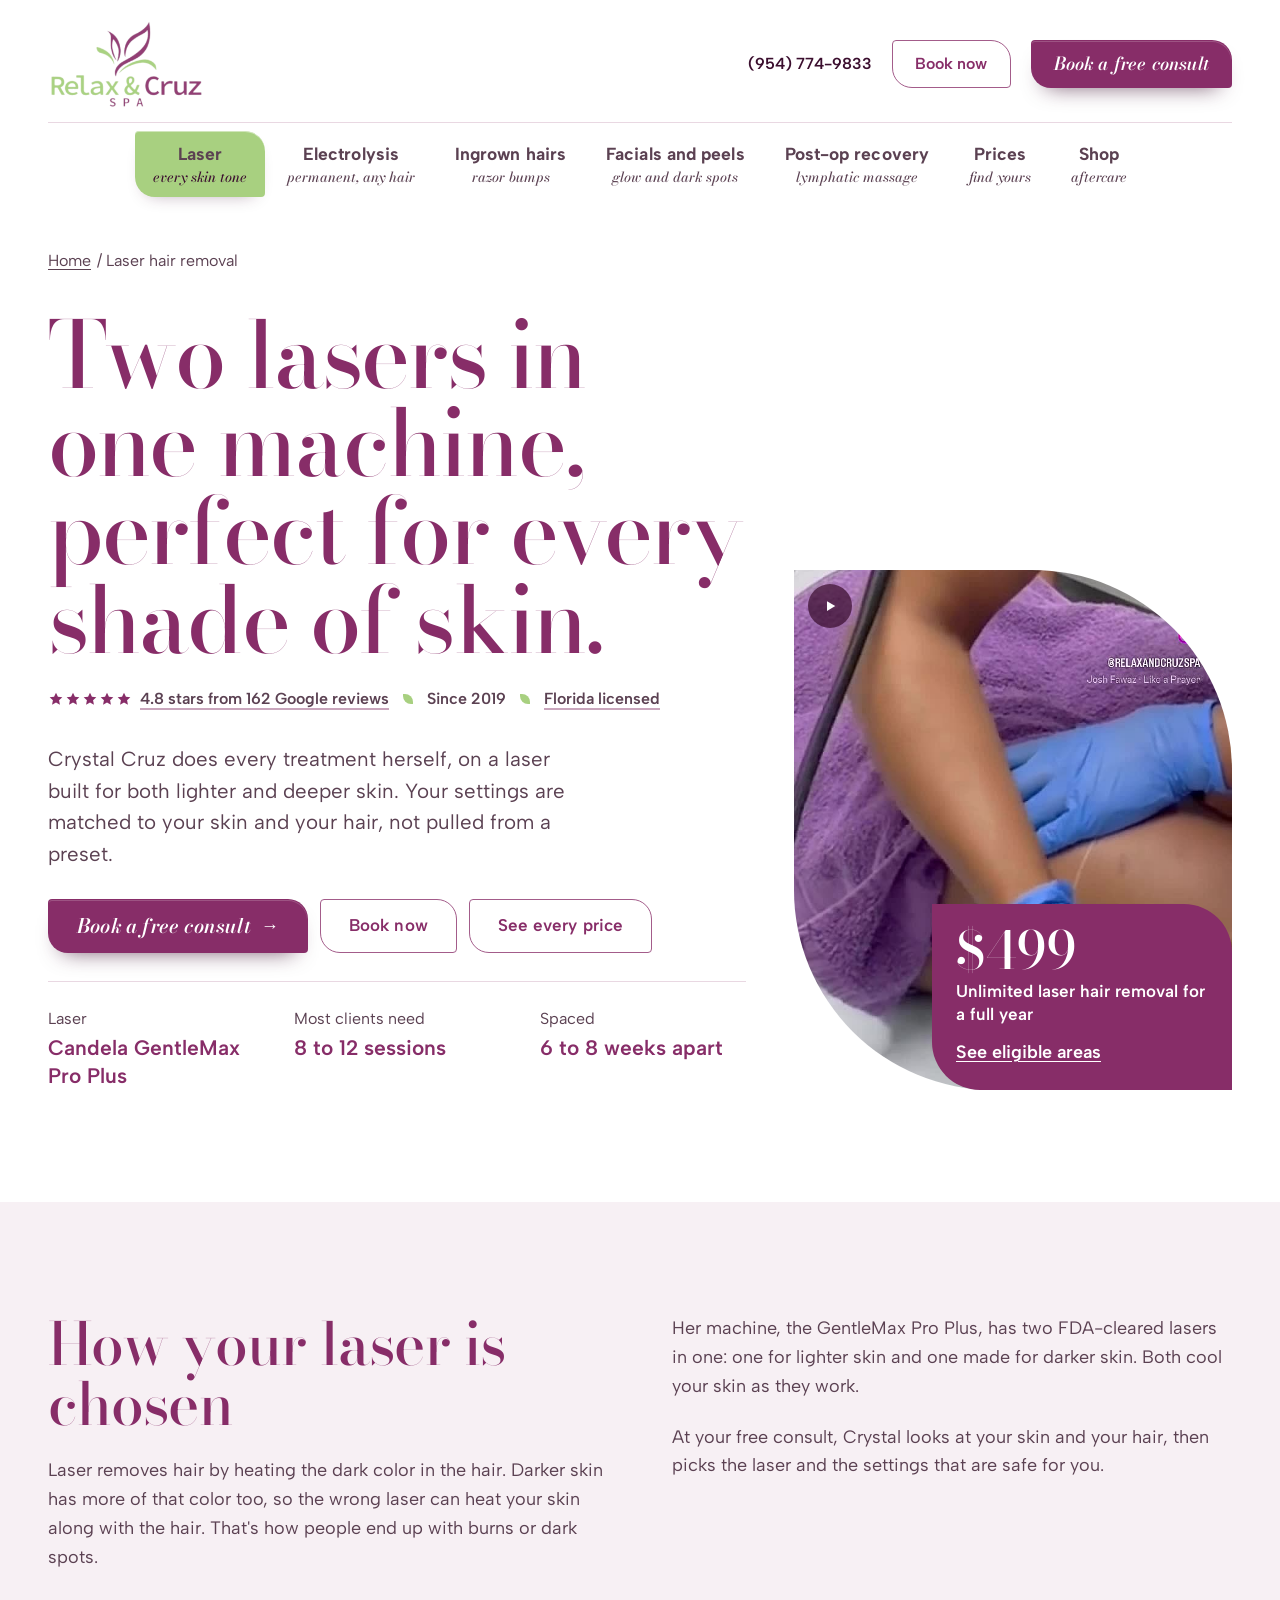
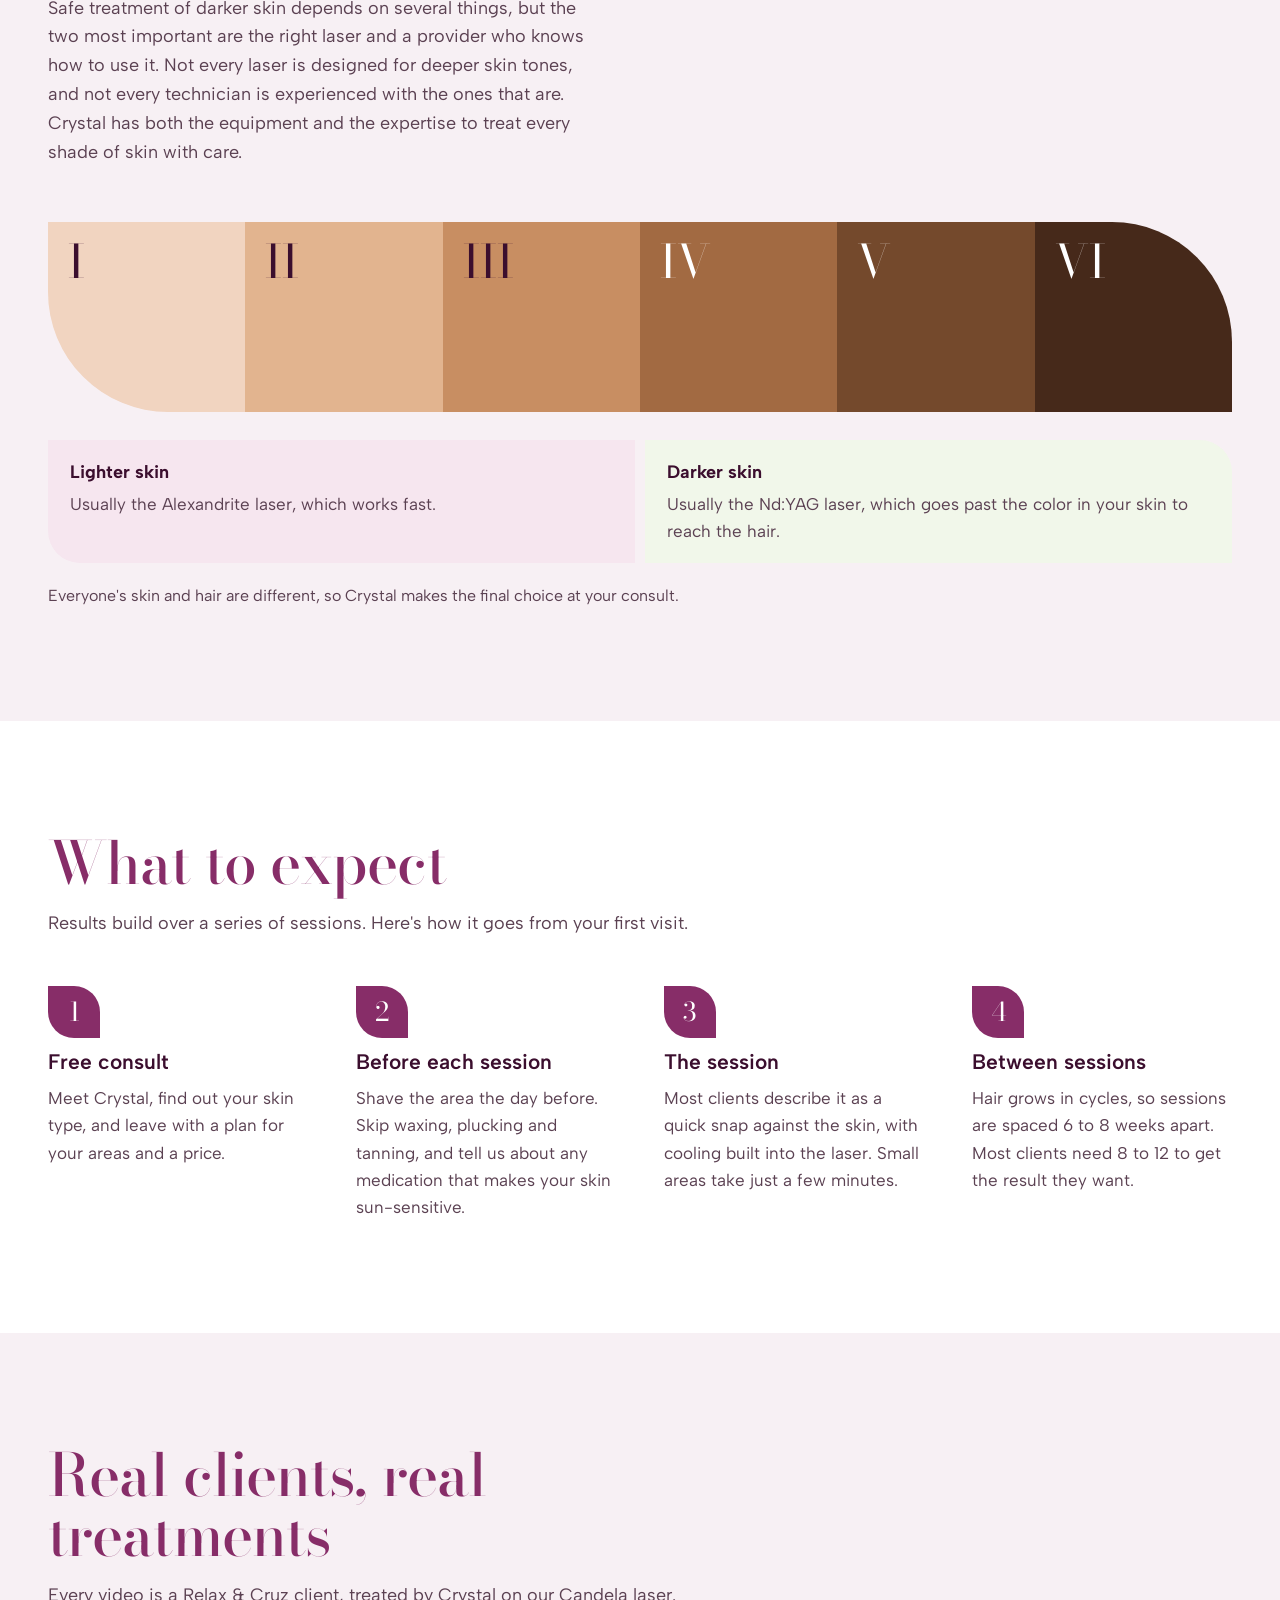
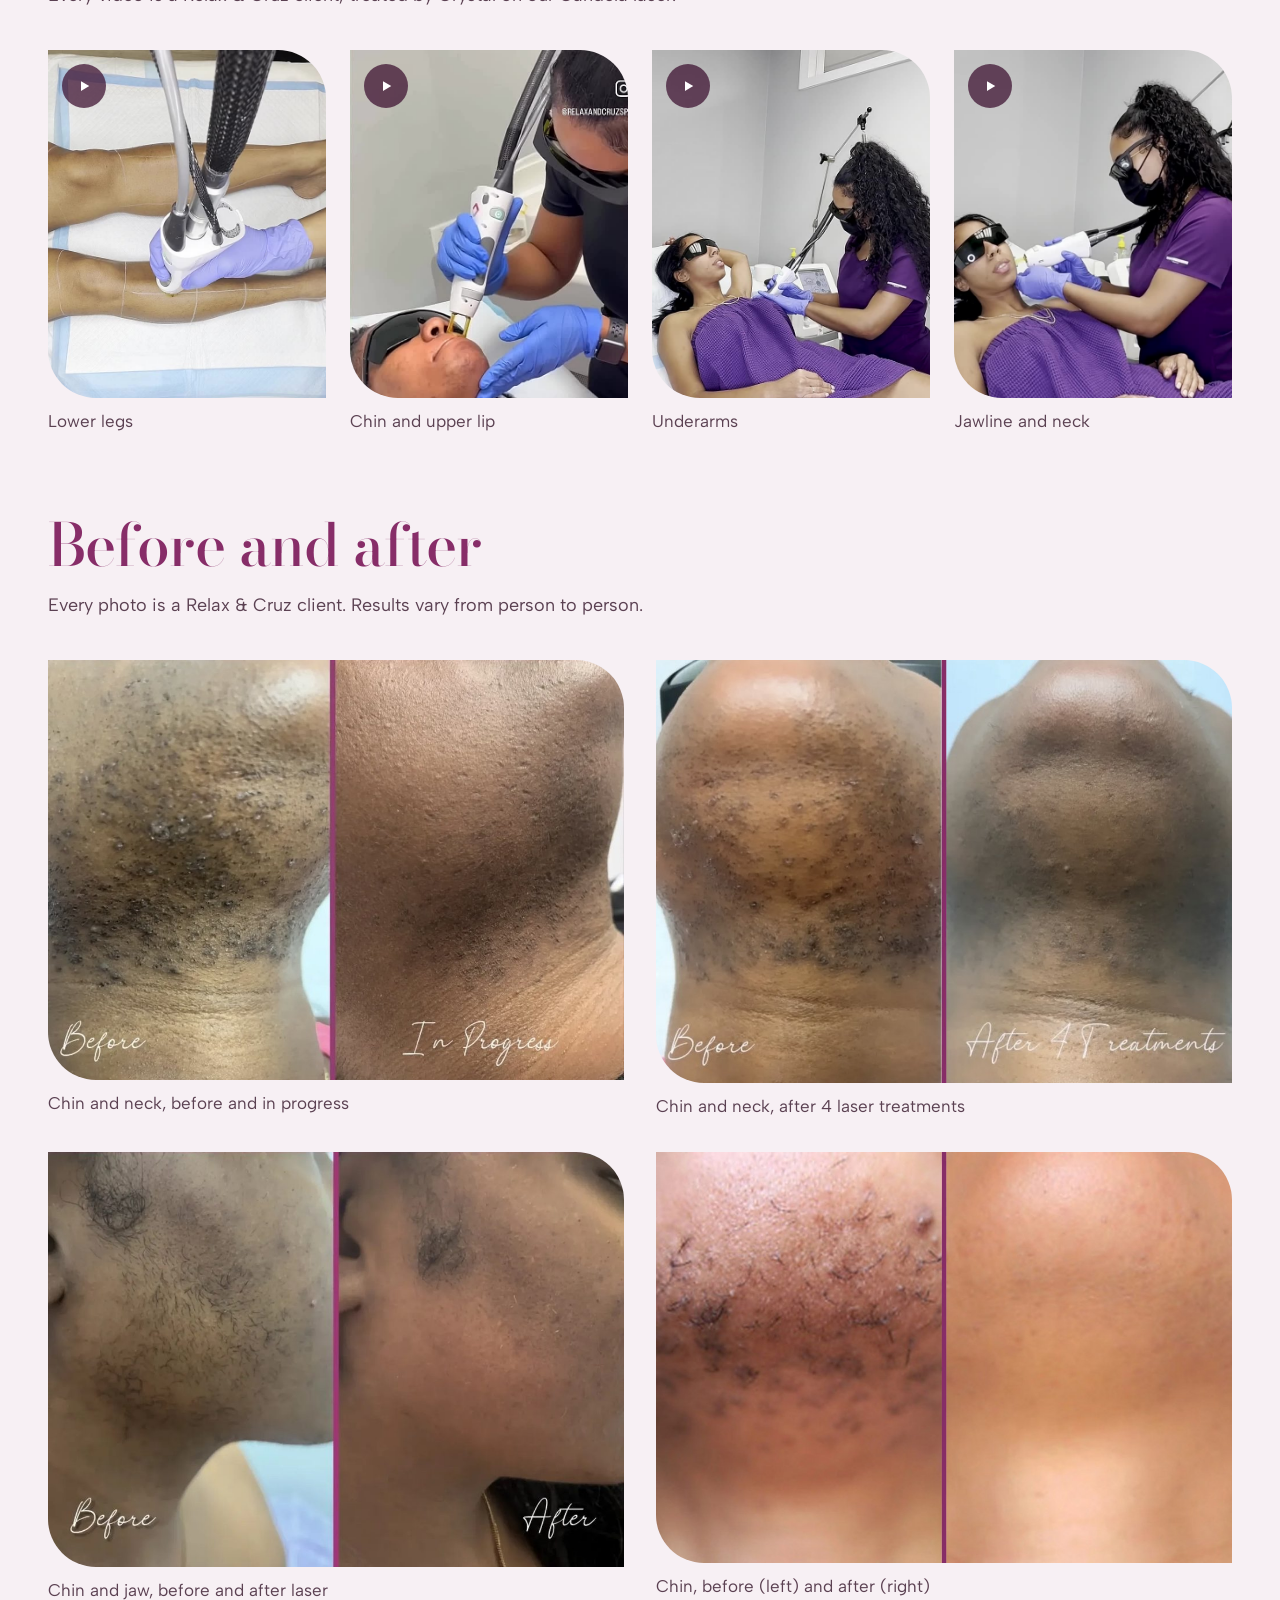
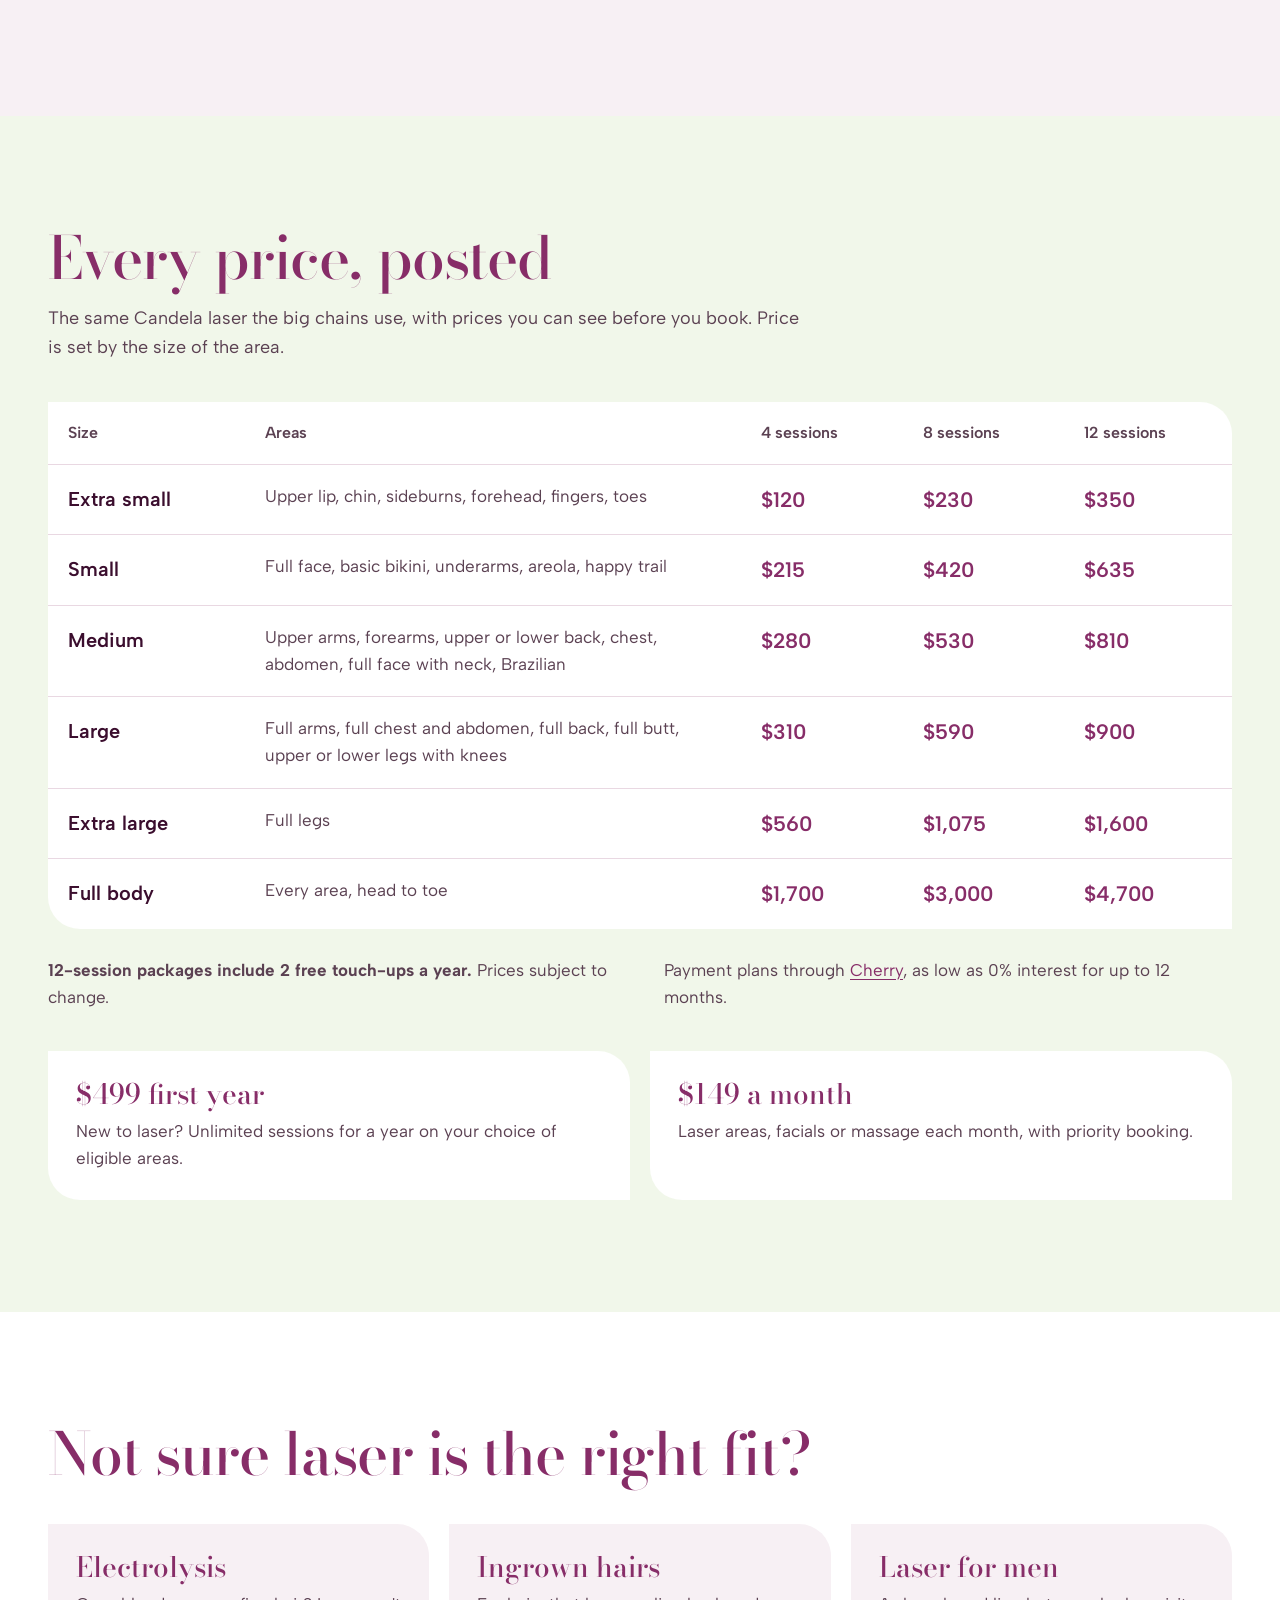
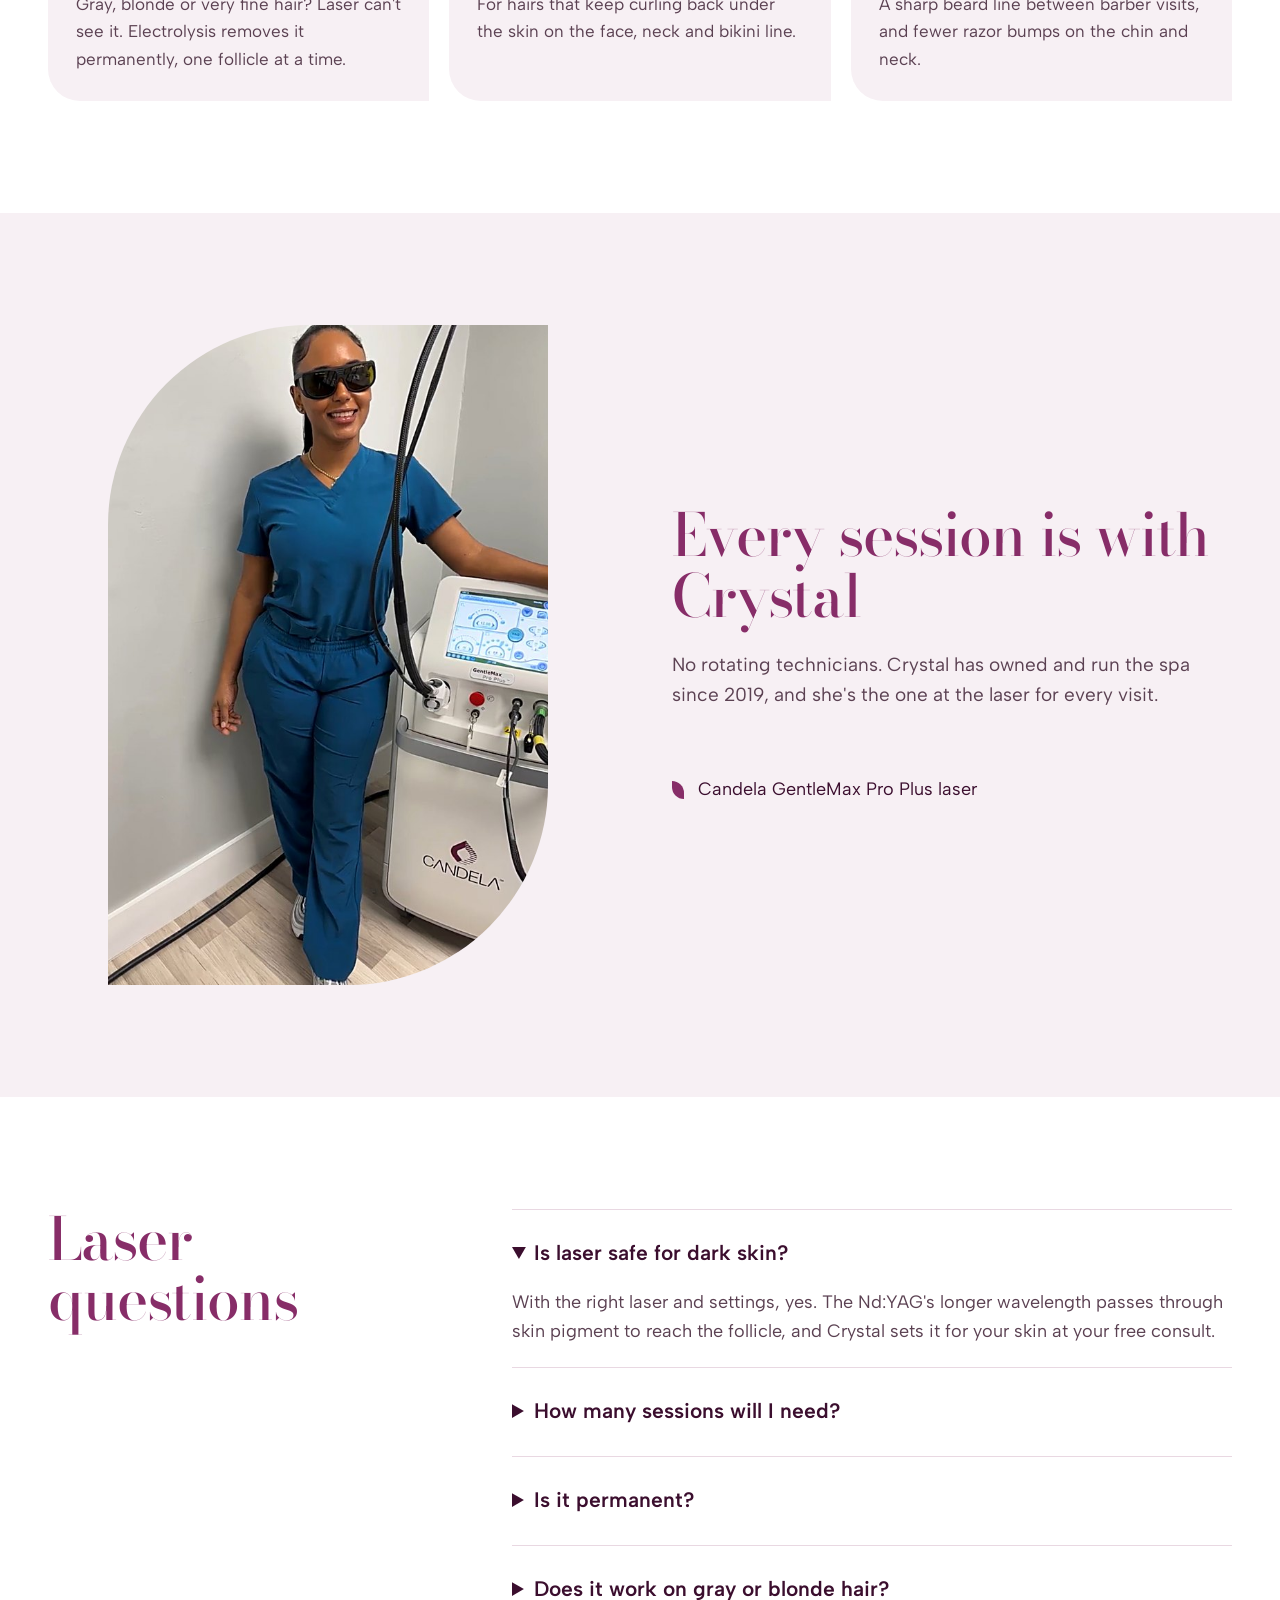
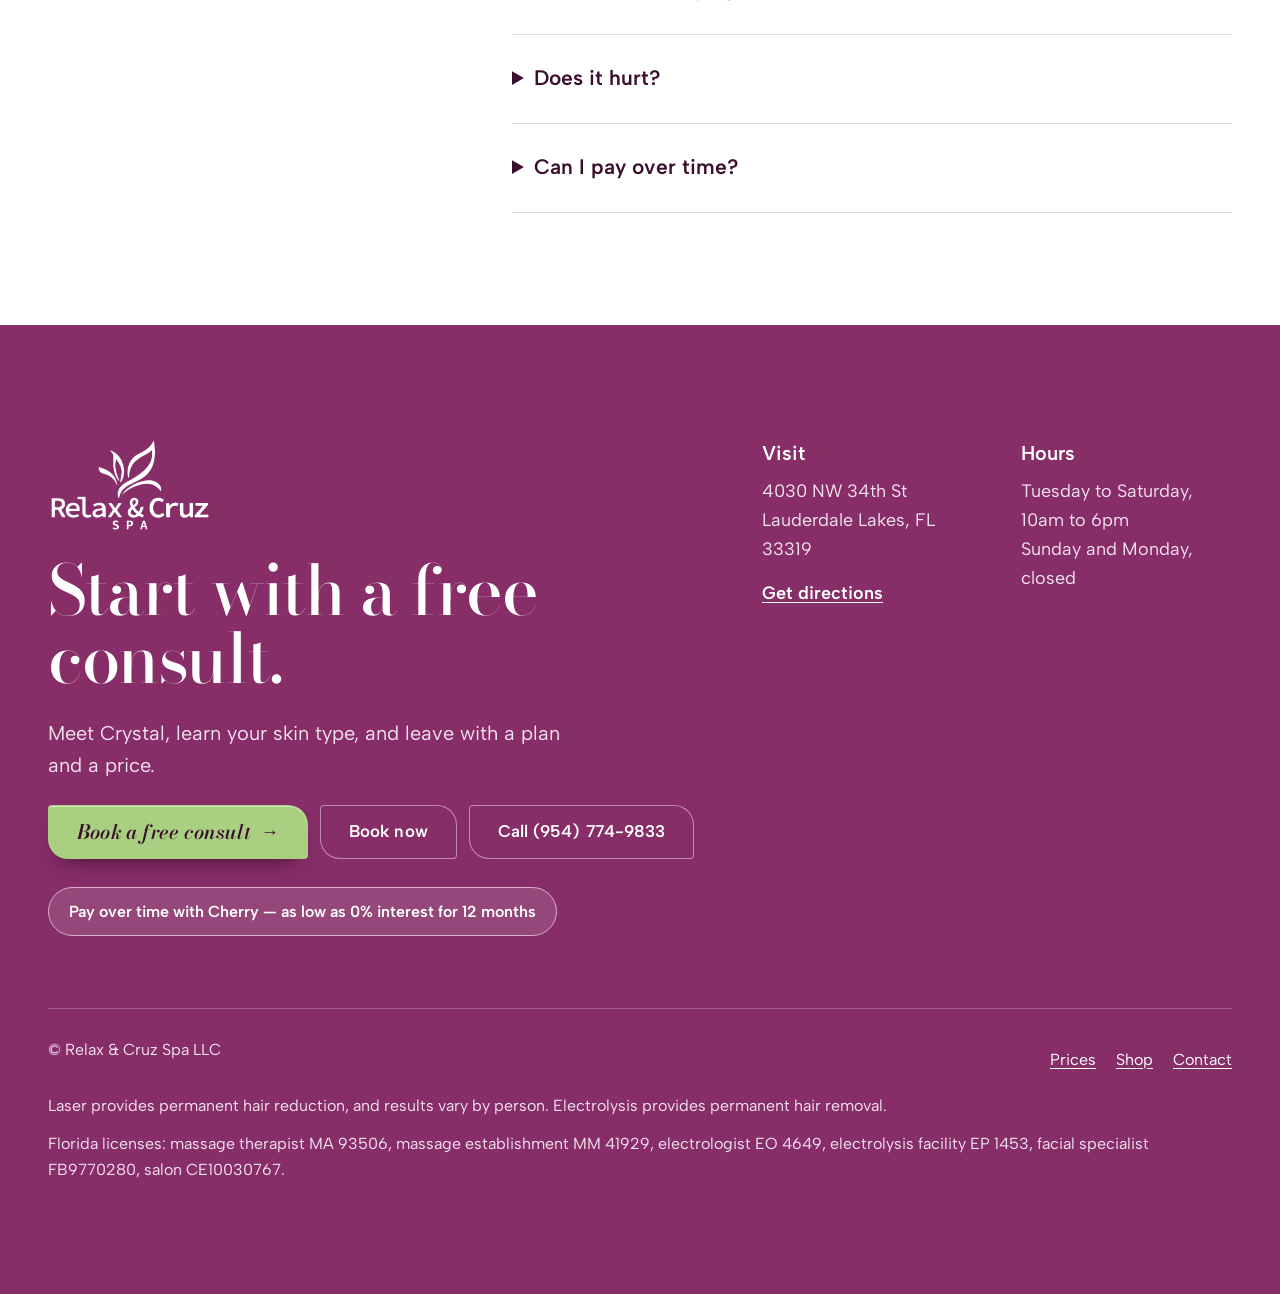
<file: laser-hair-removal.html>
<!doctype html>
<html lang="en">
<head>
<meta charset="utf-8">
<meta name="viewport" content="width=device-width, initial-scale=1">
<title>Laser Hair Removal for Dark Skin | Lauderdale Lakes, FL</title>
<meta name="description" content="Laser hair removal for every skin tone on the Candela GentleMax Pro Plus. Prices for every area, free consult, $499 unlimited first year.">
<link rel="canonical" href="https://www.relaxandcruzspa.com/laser-hair-removal">
<meta property="og:type" content="website">
<meta property="og:site_name" content="Relax &amp; Cruz Spa">
<meta property="og:title" content="Laser hair removal: two lasers in one machine, perfect for every shade of skin">
<meta property="og:description" content="The same Candela laser the big chains use, set for your skin, with prices you can see before you book. Lauderdale Lakes, FL.">
<meta property="og:url" content="https://www.relaxandcruzspa.com/laser-hair-removal">
    <meta property="og:image" content="https://www.relaxandcruzspa.com/og-image.jpg">
    <meta name="twitter:card" content="summary_large_image">
    <meta name="twitter:image" content="https://www.relaxandcruzspa.com/og-image.jpg">
<meta name="theme-color" content="#872D68">
<link rel="icon" type="image/png" href="favicon.png">
<link rel="apple-touch-icon" href="apple-touch-icon.png">
<link rel="preconnect" href="https://fonts.googleapis.com">
<link rel="preconnect" href="https://fonts.gstatic.com" crossorigin>
<link rel="stylesheet" href="https://fonts.googleapis.com/css2?family=Albert+Sans:wght@400;500;600;700&family=Bodoni+Moda:ital,opsz,wght@0,6..96,400..700;1,6..96,400..700&display=swap">
<link rel="stylesheet" href="styles.css?v=7">
<script type="application/ld+json">
{
  "@context": "https://schema.org",
  "@graph": [
    {
      "@type": "Service",
      "name": "Laser hair removal",
      "serviceType": "Laser hair removal",
      "url": "https://www.relaxandcruzspa.com/laser-hair-removal/",
      "areaServed": "Lauderdale Lakes, FL",
      "provider": {
        "@type": "BeautySalon",
        "name": "Relax & Cruz Spa",
        "url": "https://www.relaxandcruzspa.com/",
        "telephone": "+1-954-774-9833",
        "address": {
          "@type": "PostalAddress",
          "streetAddress": "4030 NW 34th St",
          "addressLocality": "Lauderdale Lakes",
          "addressRegion": "FL",
          "postalCode": "33319",
          "addressCountry": "US"
        }
      }
    },
    {
      "@type": "BreadcrumbList",
      "itemListElement": [
        { "@type": "ListItem", "position": 1, "name": "Home", "item": "https://www.relaxandcruzspa.com/" },
        { "@type": "ListItem", "position": 2, "name": "Laser hair removal", "item": "https://www.relaxandcruzspa.com/laser-hair-removal/" }
      ]
    },
    {
      "@type": "FAQPage",
      "mainEntity": [
        { "@type": "Question", "name": "Is laser hair removal safe for dark skin?", "acceptedAnswer": { "@type": "Answer", "text": "With the right laser and settings, yes. The Nd:YAG laser's longer wavelength passes through skin pigment to reach the hair follicle, and Crystal sets it for your skin at your free consult." } },
        { "@type": "Question", "name": "How many laser sessions will I need?", "acceptedAnswer": { "@type": "Answer", "text": "Most clients need 8 to 12 sessions, spaced 6 to 8 weeks apart, because hair grows in cycles and laser only reaches hairs in the growing stage." } },
        { "@type": "Question", "name": "Is laser hair removal permanent?", "acceptedAnswer": { "@type": "Answer", "text": "Laser gives permanent hair reduction. Most of the hair stops growing back, and what does return is usually finer and lighter. For removal that is truly permanent, electrolysis treats one follicle at a time." } },
        { "@type": "Question", "name": "Does laser work on gray or blonde hair?", "acceptedAnswer": { "@type": "Answer", "text": "No. Laser needs pigment in the hair to work, so gray, white, blonde and red hair don't respond. Electrolysis works on any hair color." } },
        { "@type": "Question", "name": "Can I pay over time?", "acceptedAnswer": { "@type": "Answer", "text": "Yes. Payment plans are available through Cherry, as low as 0% interest for up to 12 months." } }
      ]
    }
  ]
}
</script>
</head>
<body>
<a class="skip-link" href="#main">Skip to content</a>

<header class="site-header">
  <div class="wrap header-bar">
    <a class="brand" href="./"><img src="logo.png" alt="Relax &amp; Cruz Spa" width="276" height="162" decoding="async"></a>
    <nav class="nav" id="site-nav" aria-label="Main">
      <a href="laser-hair-removal" aria-current="page"><span class="nav-name">Laser</span><span class="nav-hint">every skin tone</span></a>
      <a href="electrolysis"><span class="nav-name">Electrolysis</span><span class="nav-hint">permanent, any hair</span></a>
      <a href="ingrown-hair"><span class="nav-name">Ingrown hairs</span><span class="nav-hint">razor bumps</span></a>
      <a href="facials-and-peels"><span class="nav-name">Facials and peels</span><span class="nav-hint">glow and dark spots</span></a>
      <a href="lymphatic-massage"><span class="nav-name">Post-op recovery</span><span class="nav-hint">lymphatic massage</span></a>
      <a href="#prices"><span class="nav-name">Prices</span><span class="nav-hint">find yours</span></a>
      <a href="shop"><span class="nav-name">Shop</span><span class="nav-hint">aftercare</span></a>
    </nav>
    <div class="header-actions">
      <a class="header-phone" href="tel:+19547749833">(954) 774-9833</a>
      <a data-book="laser" class="btn btn-outline" href="https://book.squareup.com/appointments/5c3y8w34fg9goo/location/LR7VH9PK37BJG/services">Book now</a>
      <a data-book="consult" class="btn btn-plum" href="https://book.squareup.com/appointments/5c3y8w34fg9goo/location/LR7VH9PK37BJG/services">Book a free consult</a>
      <button class="menu-toggle" type="button" aria-expanded="false" aria-controls="site-nav" aria-label="Open menu">
        <svg width="22" height="22" viewBox="0 0 24 24" fill="none" stroke="currentColor" stroke-width="2" stroke-linecap="round" aria-hidden="true"><path d="M4 7h16M4 12h16M4 17h16"/></svg>
      </button>
    </div>
  </div>
</header>

<main id="main">

<section class="wrap page-hero">
  <div class="hero-grid">
    <div class="hero-copy">
      <p class="crumbs"><a href="./">Home</a> / Laser hair removal</p>
      <h1 class="h1">Two lasers in one machine, perfect for every shade of skin.</h1>
      <ul class="trust" aria-label="Why clients trust us">
        <li><span class="trust-stars" aria-hidden="true"><svg viewBox="0 0 24 24" width="16" height="16"><path d="M12 2.5l2.9 6.1 6.6.8-4.9 4.6 1.3 6.6L12 17.3l-5.9 3.3 1.3-6.6-4.9-4.6 6.6-.8z"/></svg><svg viewBox="0 0 24 24" width="16" height="16"><path d="M12 2.5l2.9 6.1 6.6.8-4.9 4.6 1.3 6.6L12 17.3l-5.9 3.3 1.3-6.6-4.9-4.6 6.6-.8z"/></svg><svg viewBox="0 0 24 24" width="16" height="16"><path d="M12 2.5l2.9 6.1 6.6.8-4.9 4.6 1.3 6.6L12 17.3l-5.9 3.3 1.3-6.6-4.9-4.6 6.6-.8z"/></svg><svg viewBox="0 0 24 24" width="16" height="16"><path d="M12 2.5l2.9 6.1 6.6.8-4.9 4.6 1.3 6.6L12 17.3l-5.9 3.3 1.3-6.6-4.9-4.6 6.6-.8z"/></svg><svg viewBox="0 0 24 24" width="16" height="16"><path d="M12 2.5l2.9 6.1 6.6.8-4.9 4.6 1.3 6.6L12 17.3l-5.9 3.3 1.3-6.6-4.9-4.6 6.6-.8z"/></svg></span><a href="https://www.google.com/maps/search/?api=1&amp;query=Relax%20%26%20Cruz%20Spa&amp;query_place_id=ChIJVxkaC0UH2YgR4lUdHG4DhzY" target="_blank" rel="noopener">4.8 stars from 162 Google reviews</a></li>
        <li>Since 2019</li>
        <li><a href="#licenses">Florida licensed</a></li>
      </ul>
      <p class="lede">Crystal Cruz does every treatment herself, on a laser built for both lighter and deeper skin. Your settings are matched to your skin and your hair, not pulled from a preset.</p>
      <div class="btn-row">
        <a data-book="consult" class="btn btn-plum" href="https://book.squareup.com/appointments/5c3y8w34fg9goo/location/LR7VH9PK37BJG/services">Book a free consult</a>
        <a data-book="laser" class="btn btn-outline" href="https://book.squareup.com/appointments/5c3y8w34fg9goo/location/LR7VH9PK37BJG/services">Book now</a>
        <a class="btn btn-outline" href="#prices">See every price</a>
      </div>
      <dl class="facts">
        <div><dt>Laser</dt><dd>Candela GentleMax Pro Plus</dd></div>
        <div><dt>Most clients need</dt><dd>8 to 12 sessions</dd></div>
        <div><dt>Spaced</dt><dd>6 to 8 weeks apart</dd></div>
      </dl>
    </div>
    <div class="hero-media">
      <div class="hero-frame hero-frame--video">
        <video class="photo leaf-lg" style="object-position: 50% 50%" src="thigh-hero.mp4" poster="thigh-hero.jpg" autoplay muted loop playsinline preload="metadata" aria-label="Crystal giving a client laser hair removal on her thigh"></video>
        <div class="offer-card offer-card--compact" style="border-radius: 0 48px 0 48px">
          <p class="price">$499</p>
          <p class="what">Unlimited laser hair removal for a full year</p>
          <p class="terms">First-time clients only. Choose from eligible areas like underarms, bikini line or Brazilian.</p>
          <a class="text-link" href="./#offer">See eligible areas</a>
        </div>
      </div>
    </div>
  </div>
</section>

<section id="skin" class="section bg-tint">
  <div class="wrap">
    <div class="split" style="align-items:flex-start">
      <div class="stack">
        <h2 class="h2">How your laser is chosen</h2>
        <p class="muted">Laser removes hair by heating the dark color in the hair. Darker skin has more of that color too, so the wrong laser can heat your skin along with the hair. That's how people end up with burns or dark spots.</p>
        <p class="muted">Safe treatment of darker skin depends on several things, but the two most important are the right laser and a provider who knows how to use it. Not every laser is designed for deeper skin tones, and not every technician is experienced with the ones that are. Crystal has both the equipment and the expertise to treat every shade of skin with care.</p>
      </div>
      <div class="stack">
        <p class="muted">Her machine, the GentleMax Pro Plus, has two FDA-cleared lasers in one: one for lighter skin and one made for darker skin. Both cool your skin as they work.</p>
        <p class="muted">At your free consult, Crystal looks at your skin and your hair, then picks the laser and the settings that are safe for you.</p>
      </div>
    </div>

    <div class="shades-block">
      <div class="shades leaf-md" role="img" aria-label="Six skin tones, Fitzpatrick types I to VI, all treated here">
        <div class="shade" style="background:#F1D4C0">I</div>
        <div class="shade" style="background:#E2B48F">II</div>
        <div class="shade" style="background:#C88E62">III</div>
        <div class="shade on-dark" style="background:#A26A42">IV</div>
        <div class="shade on-dark" style="background:#74492C">V</div>
        <div class="shade on-dark" style="background:#46291A">VI</div>
      </div>
      <div class="tone-key">
        <div><strong>Lighter skin</strong>Usually the Alexandrite laser, which works fast.</div>
        <div><strong>Darker skin</strong>Usually the Nd:YAG laser, which goes past the color in your skin to reach the hair.</div>
      </div>
      <p class="muted small" style="margin-top:4px">Everyone's skin and hair are different, so Crystal makes the final choice at your consult.</p>
    </div>
  </div>
</section>

<section id="process" class="section">
  <div class="wrap">
    <div class="stack" style="gap:16px; max-width:720px">
      <h2 class="h2">What to expect</h2>
      <p class="muted">Results build over a series of sessions. Here's how it goes from your first visit.</p>
    </div>
    <ol class="steps">
      <li>
        <h3>Free consult</h3>
        <p>Meet Crystal, find out your skin type, and leave with a plan for your areas and a price.</p>
      </li>
      <li>
        <h3>Before each session</h3>
        <p>Shave the area the day before. Skip waxing, plucking and tanning, and tell us about any medication that makes your skin sun-sensitive.</p>
      </li>
      <li>
        <h3>The session</h3>
        <p>Most clients describe it as a quick snap against the skin, with cooling built into the laser. Small areas take just a few minutes.</p>
      </li>
      <li>
        <h3>Between sessions</h3>
        <p>Hair grows in cycles, so sessions are spaced 6 to 8 weeks apart. Most clients need 8 to 12 to get the result they want.</p>
      </li>
    </ol>
  </div>
</section>

<section id="results" class="section bg-tint">
  <div class="wrap">
    <div class="stack" style="gap:16px; max-width:720px">
      <h2 class="h2">Real clients, real treatments</h2>
      <p class="muted">Every video is a Relax &amp; Cruz client, treated by Crystal on our Candela laser.</p>
    </div>
    <div class="results results--four">
      <figure class="result">
        <video data-src="legs-laser.mp4" poster="legs-laser.jpg" autoplay muted loop playsinline preload="none" aria-label="Laser hair removal on a client's lower legs"></video>
        <figcaption>Lower legs</figcaption>
      </figure>
      <figure class="result">
        <video data-src="face-laser.mp4" poster="face-laser.jpg" autoplay muted loop playsinline preload="none" aria-label="Laser hair removal on a client's chin and upper lip"></video>
        <figcaption>Chin and upper lip</figcaption>
      </figure>
      <figure class="result">
        <video data-src="underarm-laser.mp4" poster="underarm-laser.jpg" autoplay muted loop playsinline preload="none" aria-label="Laser hair removal on a client's underarm"></video>
        <figcaption>Underarms</figcaption>
      </figure>
      <figure class="result">
        <video style="object-position: 30% 50%" data-src="jawline-laser.mp4" poster="jawline-laser.jpg" autoplay muted loop playsinline preload="none" aria-label="Crystal giving a client laser hair removal along her jawline and neck"></video>
        <figcaption>Jawline and neck</figcaption>
      </figure>
    </div>
    <div class="stack" style="gap:16px; max-width:720px; margin-top:80px">
      <h2 class="h2">Before and after</h2>
      <p class="muted">Every photo is a Relax &amp; Cruz client. Results vary from person to person.</p>
    </div>
    <div class="results results--pairs">
      <figure class="result">
        <img src="ba-chin-in-progress.jpg" alt="A woman's chin and neck covered in hair bumps before, and much clearer partway through laser" width="1000" height="730" loading="lazy" decoding="async">
        <figcaption>Chin and neck, before and in progress</figcaption>
      </figure>
      <figure class="result">
        <img src="ba-chin-4-treatments.jpg" alt="A woman's chin and neck covered in hair bumps before, and smoother skin after 4 laser treatments" width="980" height="720" loading="lazy" decoding="async">
        <figcaption>Chin and neck, after 4 laser treatments</figcaption>
      </figure>
      <figure class="result">
        <img src="ba-chin-women.jpg" alt="Before and after laser hair removal on a woman's chin and jaw" width="1000" height="721" loading="lazy" decoding="async">
        <figcaption>Chin and jaw, before and after laser</figcaption>
      </figure>
      <figure class="result">
        <img src="ba-chin-dark-skin.jpg" alt="A chin with coarse dark hairs before laser, and smooth skin after" width="1008" height="720" loading="lazy" decoding="async">
        <figcaption>Chin, before (left) and after (right)</figcaption>
      </figure>
    </div>
  </div>
</section>

<section id="prices" class="section bg-green">
  <div class="wrap">
    <div class="stack" style="gap:16px; max-width:760px">
      <h2 class="h2">Every price, posted</h2>
      <p class="muted">The same Candela laser the big chains use, with prices you can see before you book. Price is set by the size of the area.</p>
    </div>
    <div class="table-scroll leaf-sm">
      <table class="price-table">
        <caption class="sr-only">Laser hair removal package prices by area size</caption>
        <thead>
          <tr><th scope="col">Size</th><th scope="col">Areas</th><th scope="col">4 sessions</th><th scope="col">8 sessions</th><th scope="col">12 sessions</th></tr>
        </thead>
        <tbody>
          <tr><th scope="row">Extra small</th><td class="areas">Upper lip, chin, sideburns, forehead, fingers, toes</td><td class="num" data-label="4 sessions">$120</td><td class="num" data-label="8 sessions">$230</td><td class="num" data-label="12 sessions">$350</td></tr>
          <tr><th scope="row">Small</th><td class="areas">Full face, basic bikini, underarms, areola, happy trail</td><td class="num" data-label="4 sessions">$215</td><td class="num" data-label="8 sessions">$420</td><td class="num" data-label="12 sessions">$635</td></tr>
          <tr><th scope="row">Medium</th><td class="areas">Upper arms, forearms, upper or lower back, chest, abdomen, full face with neck, Brazilian</td><td class="num" data-label="4 sessions">$280</td><td class="num" data-label="8 sessions">$530</td><td class="num" data-label="12 sessions">$810</td></tr>
          <tr><th scope="row">Large</th><td class="areas">Full arms, full chest and abdomen, full back, full butt, upper or lower legs with knees</td><td class="num" data-label="4 sessions">$310</td><td class="num" data-label="8 sessions">$590</td><td class="num" data-label="12 sessions">$900</td></tr>
          <tr><th scope="row">Extra large</th><td class="areas">Full legs</td><td class="num" data-label="4 sessions">$560</td><td class="num" data-label="8 sessions">$1,075</td><td class="num" data-label="12 sessions">$1,600</td></tr>
          <tr><th scope="row">Full body</th><td class="areas">Every area, head to toe</td><td class="num" data-label="4 sessions">$1,700</td><td class="num" data-label="8 sessions">$3,000</td><td class="num" data-label="12 sessions">$4,700</td></tr>
        </tbody>
      </table>
    </div>
    <div class="price-notes">
      <p class="muted" style="font-size:17px"><strong>12-session packages include 2 free touch-ups a year.</strong> Prices subject to change.</p>
      <p class="muted" style="font-size:17px">Payment plans through <a href="https://pay.withcherry.com/relaxandcruzspa-llc">Cherry</a>, as low as 0% interest for up to 12 months.</p>
    </div>
    <div class="cross-links">
      <a class="leaf-sm" href="./#offer" style="background:var(--white)"><strong>$499 first year</strong><span>New to laser? Unlimited sessions for a year on your choice of eligible areas.</span></a>
      <a class="leaf-sm" href="./#membership" style="background:var(--white)"><strong>$149 a month</strong><span>Laser areas, facials or massage each month, with priority booking.</span></a>
    </div>
  </div>
</section>

<section class="section">
  <div class="wrap">
    <h2 class="h2">Not sure laser is the right fit?</h2>
    <div class="cross-links">
      <a class="leaf-sm" href="electrolysis"><strong>Electrolysis</strong><span>Gray, blonde or very fine hair? Laser can't see it. Electrolysis removes it permanently, one follicle at a time.</span></a>
      <a class="leaf-sm" href="ingrown-hair"><strong>Ingrown hairs</strong><span>For hairs that keep curling back under the skin on the face, neck and bikini line.</span></a>
      <a class="leaf-sm" href="laser-for-men"><strong>Laser for men</strong><span>A sharp beard line between barber visits, and fewer razor bumps on the chin and neck.</span></a>
    </div>
  </div>
</section>

<section class="section bg-tint">
  <div class="wrap split">
    <div>
      <img class="photo leaf-rev about-frame about-video" style="object-position: 50% 0%" src="crystal-bio.jpg" alt="Crystal Cruz beside the spa's Candela GentleMax Pro Plus laser" width="720" height="956" loading="lazy" decoding="async">
    </div>
    <div class="stack" style="gap:24px">
      <h2 class="h2">Every session is with Crystal</h2>
      <p class="muted" style="font-size:19px; max-width:540px">No rotating technicians. Crystal has owned and run the spa since 2019, and she's the one at the laser for every visit.</p>
      <ul class="creds">
        <li>Florida licensed electrologist, EO 4649</li>
        <li>Candela GentleMax Pro Plus laser</li>
      </ul>
    </div>
  </div>
</section>

<section class="section">
  <div class="wrap faq">
    <h2 class="h2">Laser questions</h2>
    <div class="faq-list">
      <details open>
        <summary>Is laser safe for dark skin?</summary>
        <p>With the right laser and settings, yes. The Nd:YAG's longer wavelength passes through skin pigment to reach the follicle, and Crystal sets it for your skin at your free consult.</p>
      </details>
      <details>
        <summary>How many sessions will I need?</summary>
        <p>Most clients need 8 to 12 sessions, spaced 6 to 8 weeks apart. Hair grows in cycles, and laser only reaches the hairs that are in their growing stage at each visit.</p>
      </details>
      <details>
        <summary>Is it permanent?</summary>
        <p>Laser gives permanent hair reduction. Most of the hair stops growing back, and what does return is usually finer and lighter. Results vary by person. For removal that's truly permanent, <a href="electrolysis">electrolysis</a> treats one follicle at a time.</p>
      </details>
      <details>
        <summary>Does it work on gray or blonde hair?</summary>
        <p>No. Laser needs pigment in the hair, so gray, white, blonde and red hair don't respond. Electrolysis works on any hair color.</p>
      </details>
      <details>
        <summary>Does it hurt?</summary>
        <p>Most clients describe it as a quick snap against the skin. The laser cools the skin as it works, and small areas are done in minutes.</p>
      </details>
      <details>
        <summary>Can I pay over time?</summary>
        <p>Yes. Payment plans are available through Cherry, as low as 0% interest for up to 12 months.</p>
      </details>
    </div>
  </div>
</section>

<section id="book" class="section bg-plum">
  <div class="wrap">
    <div class="book-grid">
      <div class="stack" style="gap:24px">
        <img src="logo-white.png" alt="" width="276" height="162" style="height:96px; width:auto; align-self:flex-start" decoding="async">
        <h2 class="book-title">Start with a free consult.</h2>
        <p class="on-plum" style="font-size:20px; max-width:520px">Meet Crystal, learn your skin type, and leave with a plan and a price.</p>
        <div class="btn-row">
          <a data-book="consult" class="btn btn-leaf" href="https://book.squareup.com/appointments/5c3y8w34fg9goo/location/LR7VH9PK37BJG/services">Book a free consult</a>
          <a data-book="laser" class="btn btn-ghost" href="https://book.squareup.com/appointments/5c3y8w34fg9goo/location/LR7VH9PK37BJG/services">Book now</a>
          <a class="btn btn-ghost" href="tel:+19547749833">Call (954) 774-9833</a>
        </div>
          <a class="cherry-note" href="https://pay.withcherry.com/relaxandcruzspa-llc">Pay over time with Cherry — as low as 0% interest for 12 months</a>
      </div>
      <div>
        <div class="info">
          <p class="info-title">Visit</p>
          <p class="on-plum">4030 NW 34th St<br>Lauderdale Lakes, FL 33319</p>
          <a class="text-link" href="https://www.google.com/maps/dir/?api=1&amp;destination=4030+NW+34th+St+Lauderdale+Lakes+FL+33319">Get directions</a>
        </div>
        <div class="info">
          <p class="info-title">Hours</p>
          <p class="on-plum">Tuesday to Saturday, 10am to 6pm<br>Sunday and Monday, closed</p>
        </div>
      </div>
    </div>
    <footer class="site-footer">
      <p>© Relax &amp; Cruz Spa LLC</p>
      <nav aria-label="Footer">
        <a href="./#prices">Prices</a>
        <a href="shop">Shop</a>
        <a href="contact">Contact</a>
      </nav>
      <p class="legal">Laser provides permanent hair reduction, and results vary by person. Electrolysis provides permanent hair removal.</p>
      <p class="legal" id="licenses">Florida licenses: massage therapist MA 93506, massage establishment MM 41929, electrologist EO 4649, electrolysis facility EP 1453, facial specialist FB9770280, salon CE10030767.</p>
    </footer>
  </div>
</section>

</main>

<div class="mobile-bar">
  <a class="btn btn-outline" href="tel:+19547749833">Call</a>
  <a data-book="laser" class="btn btn-outline" href="https://book.squareup.com/appointments/5c3y8w34fg9goo/location/LR7VH9PK37BJG/services">Book now</a>
  <a data-book="consult" class="btn btn-plum" href="https://book.squareup.com/appointments/5c3y8w34fg9goo/location/LR7VH9PK37BJG/services">Free consult</a>
</div>

<script src="main.js?v=7" defer></script>
</body>
</html>
</file>
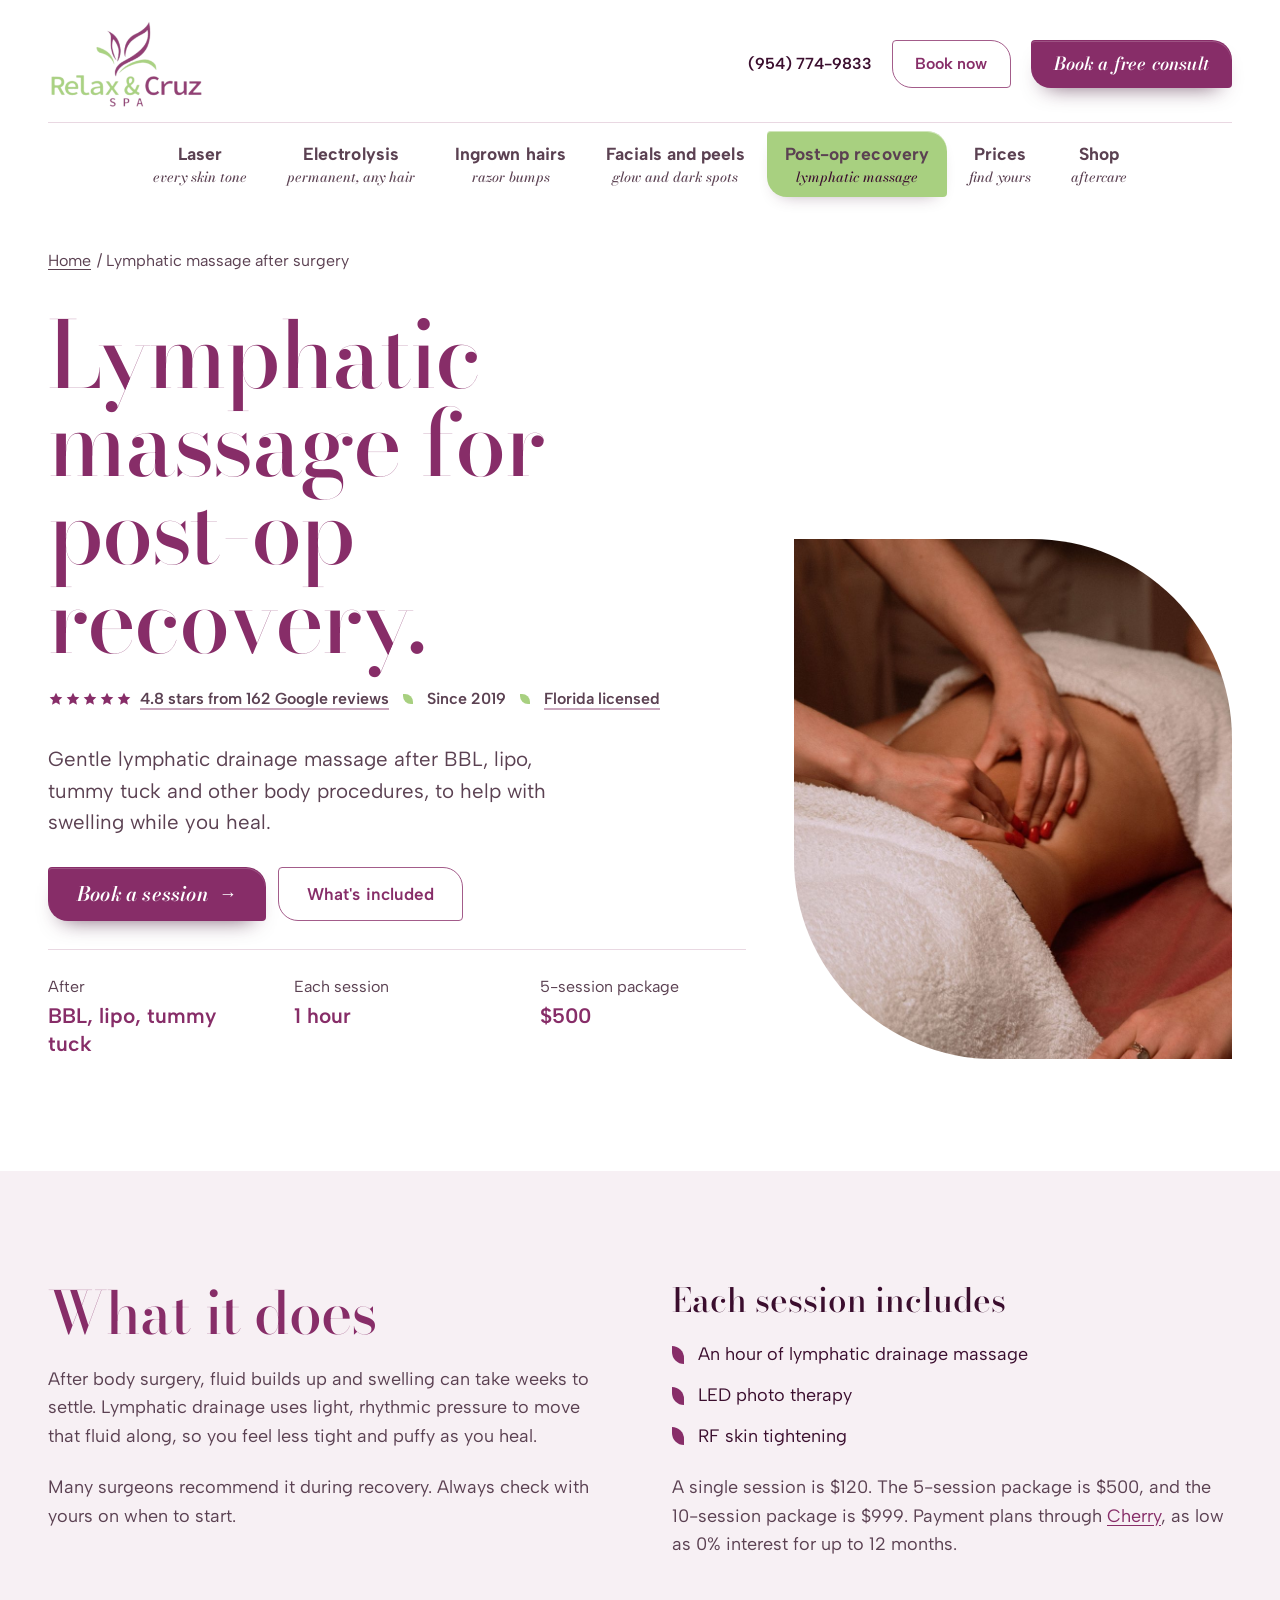
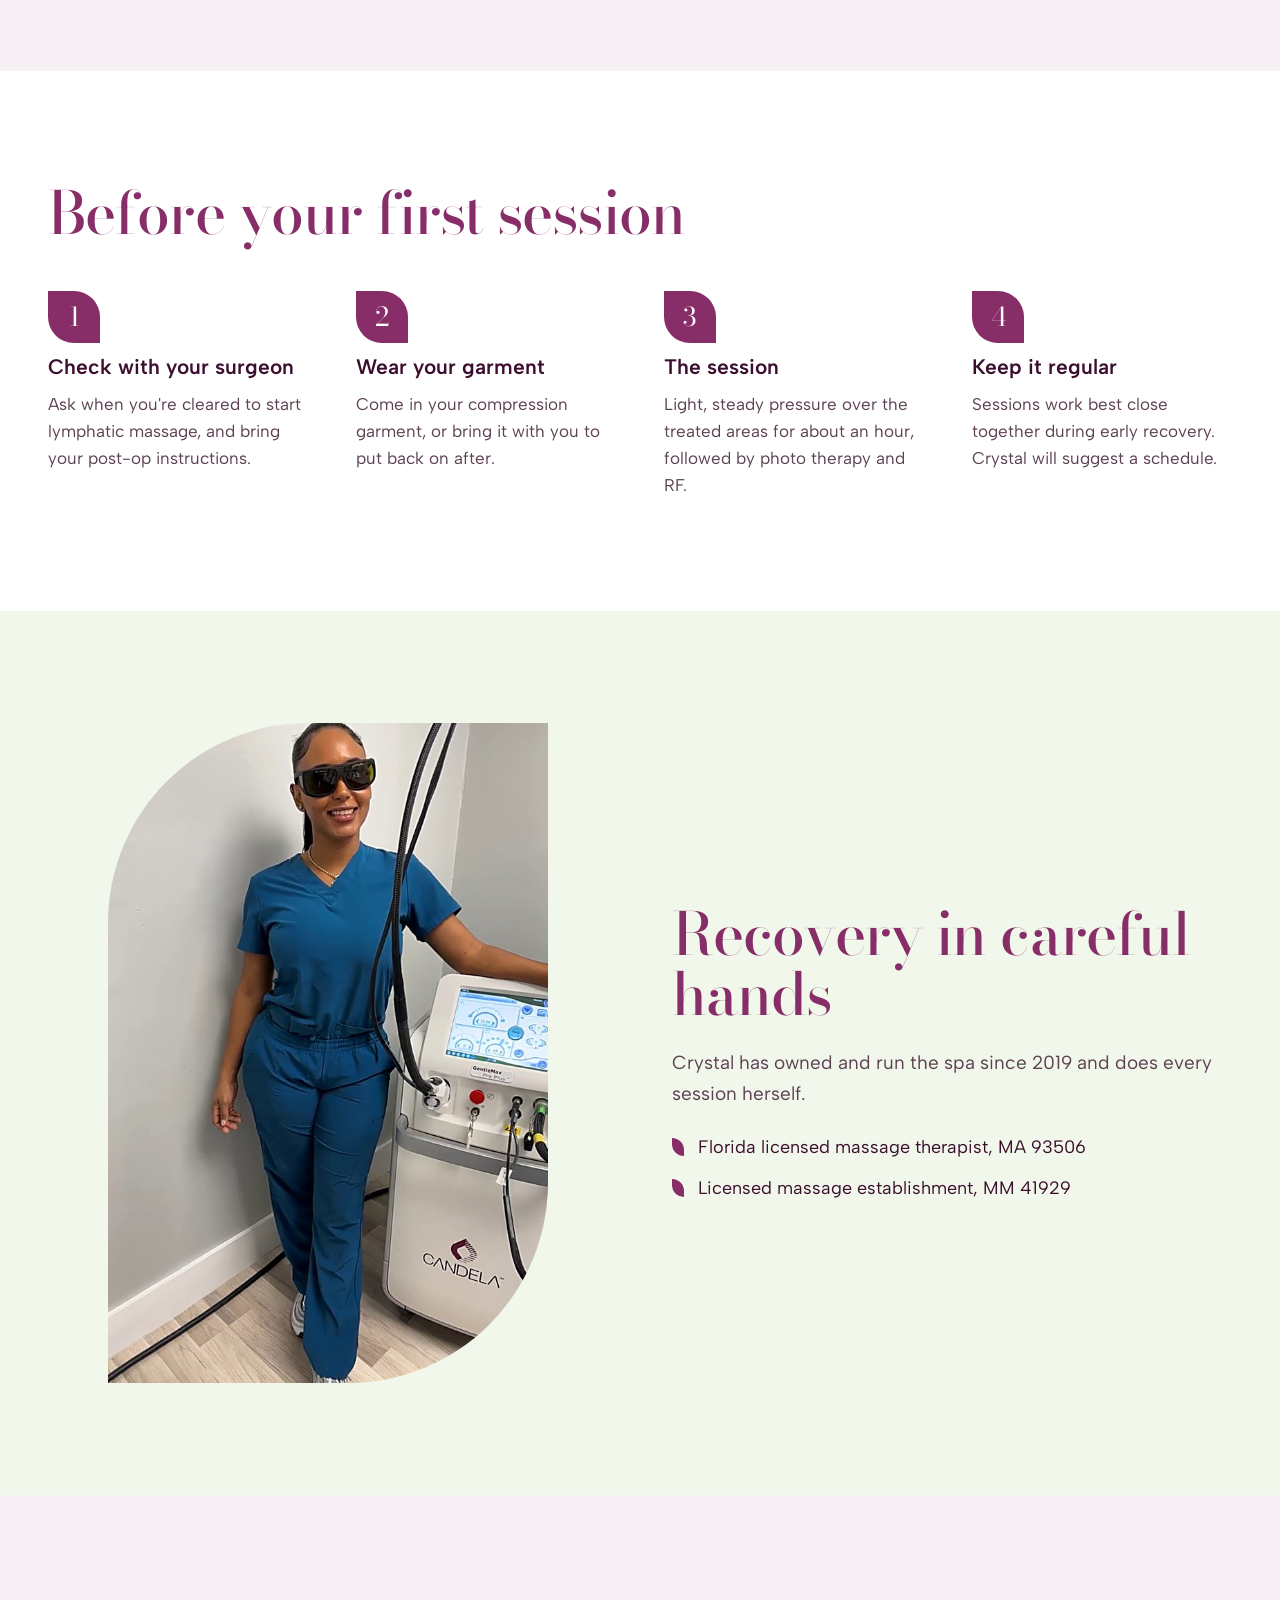
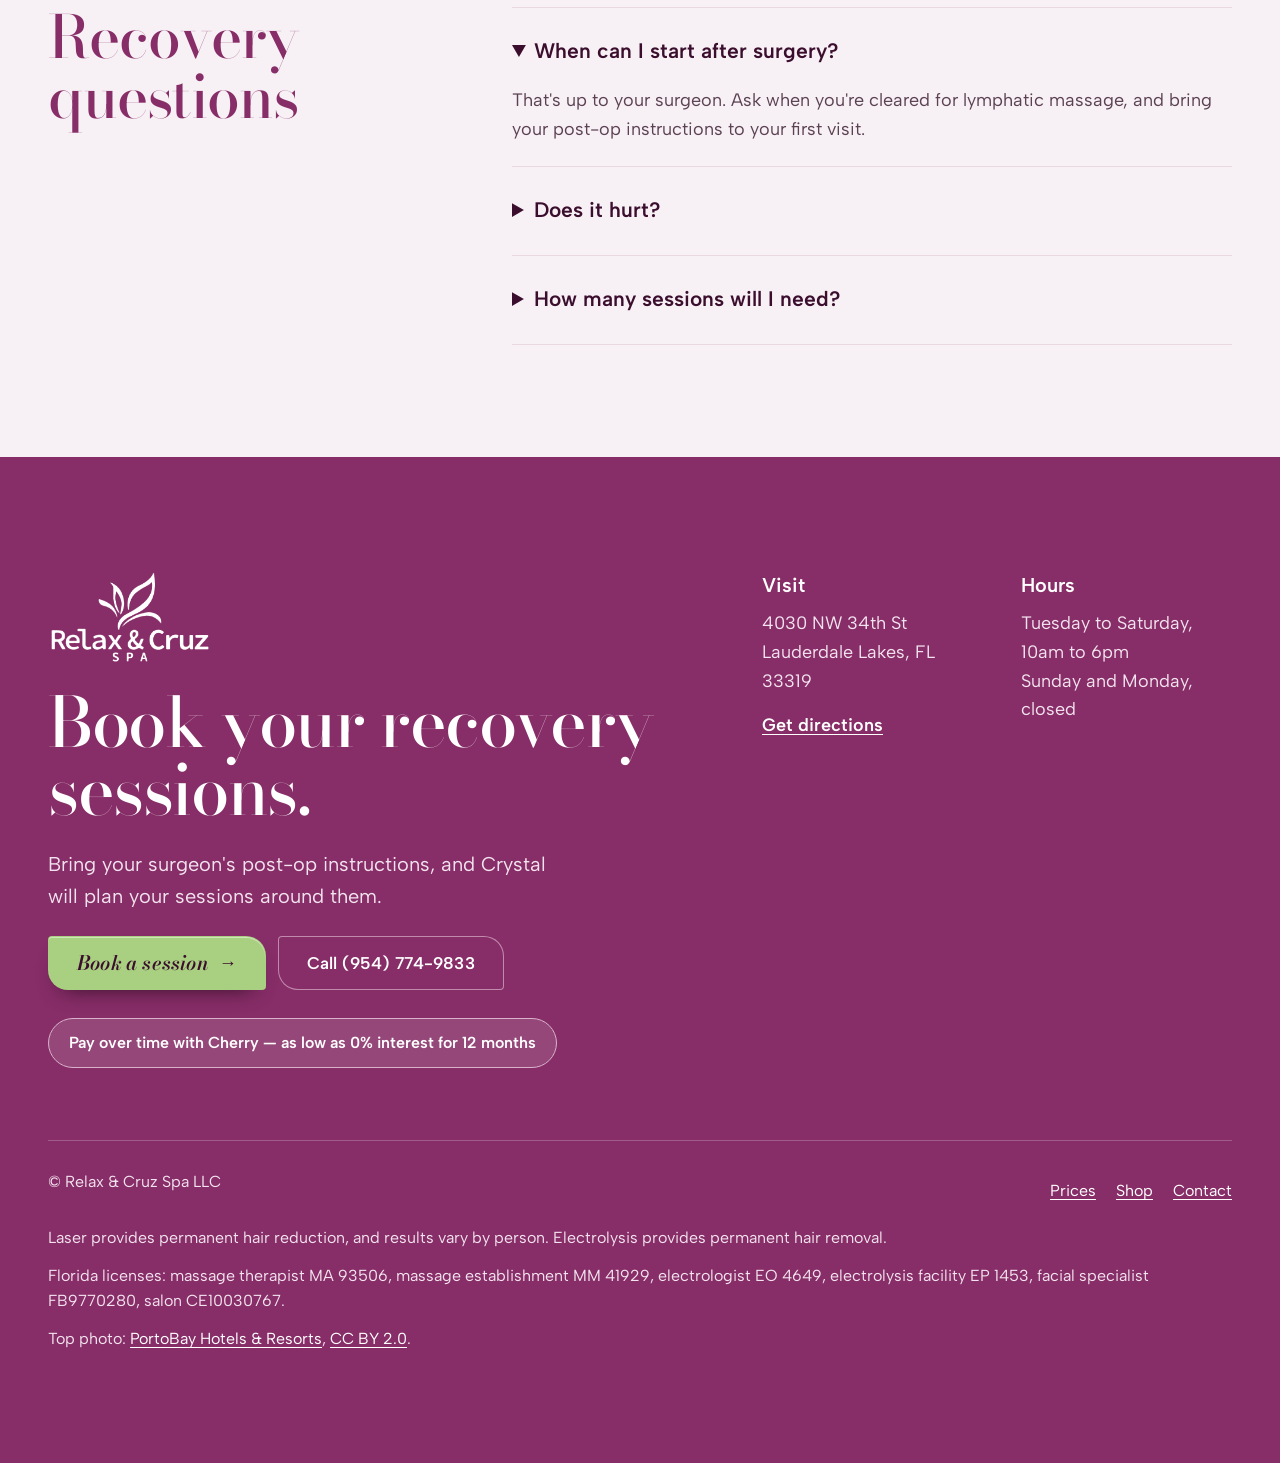
<file: lymphatic-massage.html>
<!doctype html>
<html lang="en">
<head>
<meta charset="utf-8">
<meta name="viewport" content="width=device-width, initial-scale=1">
<title>Lymphatic Massage After BBL &amp; Lipo | Lauderdale Lakes, FL</title>
<meta name="description" content="Post-op lymphatic drainage massage after BBL, lipo and tummy tuck in Lauderdale Lakes, FL, with LED and RF skin tightening. 5 sessions for $500.">
<link rel="canonical" href="https://www.relaxandcruzspa.com/lymphatic-massage">
<meta property="og:type" content="website">
<meta property="og:site_name" content="Relax &amp; Cruz Spa">
<meta property="og:title" content="Lymphatic massage for post-op recovery">
<meta property="og:description" content="Gentle lymphatic drainage after BBL, lipo and tummy tuck, to help with swelling as you heal. Lauderdale Lakes, FL.">
<meta property="og:url" content="https://www.relaxandcruzspa.com/lymphatic-massage">
    <meta property="og:image" content="https://www.relaxandcruzspa.com/og-image.jpg">
    <meta name="twitter:card" content="summary_large_image">
    <meta name="twitter:image" content="https://www.relaxandcruzspa.com/og-image.jpg">
<meta name="theme-color" content="#872D68">
<link rel="icon" type="image/png" href="favicon.png">
<link rel="apple-touch-icon" href="apple-touch-icon.png">
<link rel="preconnect" href="https://fonts.googleapis.com">
<link rel="preconnect" href="https://fonts.gstatic.com" crossorigin>
<link rel="stylesheet" href="https://fonts.googleapis.com/css2?family=Albert+Sans:wght@400;500;600;700&family=Bodoni+Moda:ital,opsz,wght@0,6..96,400..700;1,6..96,400..700&display=swap">
<link rel="stylesheet" href="styles.css?v=7">
<script type="application/ld+json">
{
  "@context": "https://schema.org",
  "@graph": [
    {
      "@type": "Service",
      "name": "Post-op lymphatic drainage massage",
      "serviceType": "Post-op lymphatic drainage massage",
      "url": "https://www.relaxandcruzspa.com/lymphatic-massage/",
      "areaServed": "Lauderdale Lakes, FL",
      "provider": {
        "@type": "BeautySalon",
        "name": "Relax & Cruz Spa",
        "url": "https://www.relaxandcruzspa.com/",
        "telephone": "+1-954-774-9833",
        "address": {
          "@type": "PostalAddress",
          "streetAddress": "4030 NW 34th St",
          "addressLocality": "Lauderdale Lakes",
          "addressRegion": "FL",
          "postalCode": "33319",
          "addressCountry": "US"
        }
      }
    },
    {
      "@type": "BreadcrumbList",
      "itemListElement": [
        {
          "@type": "ListItem",
          "position": 1,
          "name": "Home",
          "item": "https://www.relaxandcruzspa.com/"
        },
        {
          "@type": "ListItem",
          "position": 2,
          "name": "Lymphatic massage after surgery",
          "item": "https://www.relaxandcruzspa.com/lymphatic-massage/"
        }
      ]
    },
    {
      "@type": "FAQPage",
      "mainEntity": [
        {
          "@type": "Question",
          "name": "When can I start after surgery?",
          "acceptedAnswer": {
            "@type": "Answer",
            "text": "That's up to your surgeon. Ask when you're cleared for lymphatic massage, and bring your post-op instructions to your first visit."
          }
        },
        {
          "@type": "Question",
          "name": "Does it hurt?",
          "acceptedAnswer": {
            "@type": "Answer",
            "text": "It shouldn't. Lymphatic drainage uses light pressure, and Crystal works gently around healing areas."
          }
        },
        {
          "@type": "Question",
          "name": "How many sessions will I need?",
          "acceptedAnswer": {
            "@type": "Answer",
            "text": "It depends on your procedure and how you're healing. Many clients start with the 5-session package and add more if needed."
          }
        }
      ]
    }
  ]
}
</script>
</head>
<body>
<a class="skip-link" href="#main">Skip to content</a>

<header class="site-header">
  <div class="wrap header-bar">
    <a class="brand" href="./"><img src="logo.png" alt="Relax &amp; Cruz Spa" width="276" height="162" decoding="async"></a>
    <nav class="nav" id="site-nav" aria-label="Main">
      <a href="laser-hair-removal"><span class="nav-name">Laser</span><span class="nav-hint">every skin tone</span></a>
      <a href="electrolysis"><span class="nav-name">Electrolysis</span><span class="nav-hint">permanent, any hair</span></a>
      <a href="ingrown-hair"><span class="nav-name">Ingrown hairs</span><span class="nav-hint">razor bumps</span></a>
      <a href="facials-and-peels"><span class="nav-name">Facials and peels</span><span class="nav-hint">glow and dark spots</span></a>
      <a href="lymphatic-massage" aria-current="page"><span class="nav-name">Post-op recovery</span><span class="nav-hint">lymphatic massage</span></a>
      <a href="./#prices"><span class="nav-name">Prices</span><span class="nav-hint">find yours</span></a>
      <a href="shop"><span class="nav-name">Shop</span><span class="nav-hint">aftercare</span></a>
    </nav>
    <div class="header-actions">
      <a class="header-phone" href="tel:+19547749833">(954) 774-9833</a>
      <a data-book="lymphatic" class="btn btn-outline" href="https://book.squareup.com/appointments/5c3y8w34fg9goo/location/LR7VH9PK37BJG/services">Book now</a>
      <a data-book="consult" class="btn btn-plum" href="https://book.squareup.com/appointments/5c3y8w34fg9goo/location/LR7VH9PK37BJG/services">Book a free consult</a>
      <button class="menu-toggle" type="button" aria-expanded="false" aria-controls="site-nav" aria-label="Open menu">
        <svg width="22" height="22" viewBox="0 0 24 24" fill="none" stroke="currentColor" stroke-width="2" stroke-linecap="round" aria-hidden="true"><path d="M4 7h16M4 12h16M4 17h16"/></svg>
      </button>
    </div>
  </div>
</header>

<main id="main">

<section class="wrap page-hero">
  <div class="hero-grid">
    <div class="hero-copy">
      <p class="crumbs"><a href="./">Home</a> / Lymphatic massage after surgery</p>
      <h1 class="h1">Lymphatic massage for post-op recovery.</h1>
      <ul class="trust" aria-label="Why clients trust us">
        <li><span class="trust-stars" aria-hidden="true"><svg viewBox="0 0 24 24" width="16" height="16"><path d="M12 2.5l2.9 6.1 6.6.8-4.9 4.6 1.3 6.6L12 17.3l-5.9 3.3 1.3-6.6-4.9-4.6 6.6-.8z"/></svg><svg viewBox="0 0 24 24" width="16" height="16"><path d="M12 2.5l2.9 6.1 6.6.8-4.9 4.6 1.3 6.6L12 17.3l-5.9 3.3 1.3-6.6-4.9-4.6 6.6-.8z"/></svg><svg viewBox="0 0 24 24" width="16" height="16"><path d="M12 2.5l2.9 6.1 6.6.8-4.9 4.6 1.3 6.6L12 17.3l-5.9 3.3 1.3-6.6-4.9-4.6 6.6-.8z"/></svg><svg viewBox="0 0 24 24" width="16" height="16"><path d="M12 2.5l2.9 6.1 6.6.8-4.9 4.6 1.3 6.6L12 17.3l-5.9 3.3 1.3-6.6-4.9-4.6 6.6-.8z"/></svg><svg viewBox="0 0 24 24" width="16" height="16"><path d="M12 2.5l2.9 6.1 6.6.8-4.9 4.6 1.3 6.6L12 17.3l-5.9 3.3 1.3-6.6-4.9-4.6 6.6-.8z"/></svg></span><a href="https://www.google.com/maps/search/?api=1&amp;query=Relax%20%26%20Cruz%20Spa&amp;query_place_id=ChIJVxkaC0UH2YgR4lUdHG4DhzY" target="_blank" rel="noopener">4.8 stars from 162 Google reviews</a></li>
        <li>Since 2019</li>
        <li><a href="#licenses">Florida licensed</a></li>
      </ul>
      <p class="lede">Gentle lymphatic drainage massage after BBL, lipo, tummy tuck and other body procedures, to help with swelling while you heal.</p>
      <div class="btn-row">
        <a data-book="lymphatic" class="btn btn-plum" href="https://book.squareup.com/appointments/5c3y8w34fg9goo/location/LR7VH9PK37BJG/services">Book a session</a>
        <a class="btn btn-outline" href="#included">What's included</a>
      </div>
      <dl class="facts">
        <div><dt>After</dt><dd>BBL, lipo, tummy tuck</dd></div>
        <div><dt>Each session</dt><dd>1 hour</dd></div>
        <div><dt>5-session package</dt><dd>$500</dd></div>
      </dl>
    </div>
    <div class="hero-media">
      <div class="hero-frame">
        <img class="photo leaf-lg" style="object-position: 50% 45%" src="mld-hero.jpg" alt="A therapist's hands giving gentle lymphatic drainage massage on a client's abdomen" width="900" height="1350" decoding="async">
      </div>
    </div>
  </div>
</section>

<section id="included" class="section bg-tint">
  <div class="wrap split" style="align-items:flex-start">
    <div class="stack">
      <h2 class="h2">What it does</h2>
      <p class="muted">After body surgery, fluid builds up and swelling can take weeks to settle. Lymphatic drainage uses light, rhythmic pressure to move that fluid along, so you feel less tight and puffy as you heal.</p>
      <p class="muted">Many surgeons recommend it during recovery. Always check with yours on when to start.</p>
    </div>
    <div class="stack">
      <h3 class="h3" style="font-size:clamp(26px, 2.6vw, 34px)">Each session includes</h3>
      <ul class="creds">
        <li>An hour of lymphatic drainage massage</li>
        <li>LED photo therapy</li>
        <li>RF skin tightening</li>
      </ul>
      <p class="muted">A single session is $120. The 5-session package is $500, and the 10-session package is $999. Payment plans through <a href="https://pay.withcherry.com/relaxandcruzspa-llc">Cherry</a>, as low as 0% interest for up to 12 months.</p>
    </div>
  </div>
</section>

<section class="section">
  <div class="wrap">
    <div class="stack" style="gap:16px; max-width:720px">
      <h2 class="h2">Before your first session</h2>
    </div>
    <ol class="steps">
      <li><h3>Check with your surgeon</h3><p>Ask when you're cleared to start lymphatic massage, and bring your post-op instructions.</p></li>
      <li><h3>Wear your garment</h3><p>Come in your compression garment, or bring it with you to put back on after.</p></li>
      <li><h3>The session</h3><p>Light, steady pressure over the treated areas for about an hour, followed by photo therapy and RF.</p></li>
      <li><h3>Keep it regular</h3><p>Sessions work best close together during early recovery. Crystal will suggest a schedule.</p></li>
    </ol>
  </div>
</section>

<section class="section bg-green">
  <div class="wrap split">
    <div>
      <img class="photo leaf-rev about-frame about-video" style="object-position: 50% 0%" src="crystal-bio.jpg" alt="Crystal Cruz beside the spa's Candela GentleMax Pro Plus laser" width="720" height="956" loading="lazy" decoding="async">
    </div>
    <div class="stack" style="gap:24px">
      <h2 class="h2">Recovery in careful hands</h2>
      <p class="muted" style="font-size:19px; max-width:540px">Crystal has owned and run the spa since 2019 and does every session herself.</p>
      <ul class="creds">
        <li>Florida licensed massage therapist, MA 93506</li>
        <li>Licensed massage establishment, MM 41929</li>
      </ul>
    </div>
  </div>
</section>

<section class="section bg-tint">
  <div class="wrap faq">
    <h2 class="h2">Recovery questions</h2>
    <div class="faq-list">
      <details open>
        <summary>When can I start after surgery?</summary>
        <p>That's up to your surgeon. Ask when you're cleared for lymphatic massage, and bring your post-op instructions to your first visit.</p>
      </details>
      <details>
        <summary>Does it hurt?</summary>
        <p>It shouldn't. Lymphatic drainage uses light pressure, and Crystal works gently around healing areas.</p>
      </details>
      <details>
        <summary>How many sessions will I need?</summary>
        <p>It depends on your procedure and how you're healing. Many clients start with the 5-session package and add more if needed.</p>
      </details>
    </div>
  </div>
</section>

<section id="book" class="section bg-plum">
  <div class="wrap">
    <div class="book-grid">
      <div class="stack" style="gap:24px">
        <img src="logo-white.png" alt="" width="276" height="162" style="height:96px; width:auto; align-self:flex-start" decoding="async">
        <h2 class="book-title">Book your recovery sessions.</h2>
        <p class="on-plum" style="font-size:20px; max-width:520px">Bring your surgeon's post-op instructions, and Crystal will plan your sessions around them.</p>
        <div class="btn-row">
          <a data-book="lymphatic" class="btn btn-leaf" href="https://book.squareup.com/appointments/5c3y8w34fg9goo/location/LR7VH9PK37BJG/services">Book a session</a>
          <a class="btn btn-ghost" href="tel:+19547749833">Call (954) 774-9833</a>
        </div>
          <a class="cherry-note" href="https://pay.withcherry.com/relaxandcruzspa-llc">Pay over time with Cherry — as low as 0% interest for 12 months</a>
      </div>
      <div>
        <div class="info">
          <p class="info-title">Visit</p>
          <p class="on-plum">4030 NW 34th St<br>Lauderdale Lakes, FL 33319</p>
          <a class="text-link" href="https://www.google.com/maps/dir/?api=1&amp;destination=4030+NW+34th+St+Lauderdale+Lakes+FL+33319">Get directions</a>
        </div>
        <div class="info">
          <p class="info-title">Hours</p>
          <p class="on-plum">Tuesday to Saturday, 10am to 6pm<br>Sunday and Monday, closed</p>
        </div>
      </div>
    </div>
    <footer class="site-footer">
      <p>© Relax &amp; Cruz Spa LLC</p>
      <nav aria-label="Footer">
        <a href="./#prices">Prices</a>
        <a href="shop">Shop</a>
        <a href="contact">Contact</a>
      </nav>
      <p class="legal">Laser provides permanent hair reduction, and results vary by person. Electrolysis provides permanent hair removal.</p>
      <p class="legal" id="licenses">Florida licenses: massage therapist MA 93506, massage establishment MM 41929, electrologist EO 4649, electrolysis facility EP 1453, facial specialist FB9770280, salon CE10030767.</p>
      <p class="legal">Top photo: <a href="https://www.flickr.com/photos/portobaytrade/5515310882" target="_blank" rel="noopener">PortoBay Hotels &amp; Resorts</a>, <a href="https://creativecommons.org/licenses/by/2.0/" target="_blank" rel="noopener">CC BY 2.0</a>.</p>
    </footer>
  </div>
</section>

</main>

<div class="mobile-bar">
  <a class="btn btn-outline" href="tel:+19547749833">Call</a>
  <a data-book="lymphatic" class="btn btn-plum" href="https://book.squareup.com/appointments/5c3y8w34fg9goo/location/LR7VH9PK37BJG/services">Book a session</a>
</div>

<script src="main.js?v=7" defer></script>
</body>
</html>
</file>
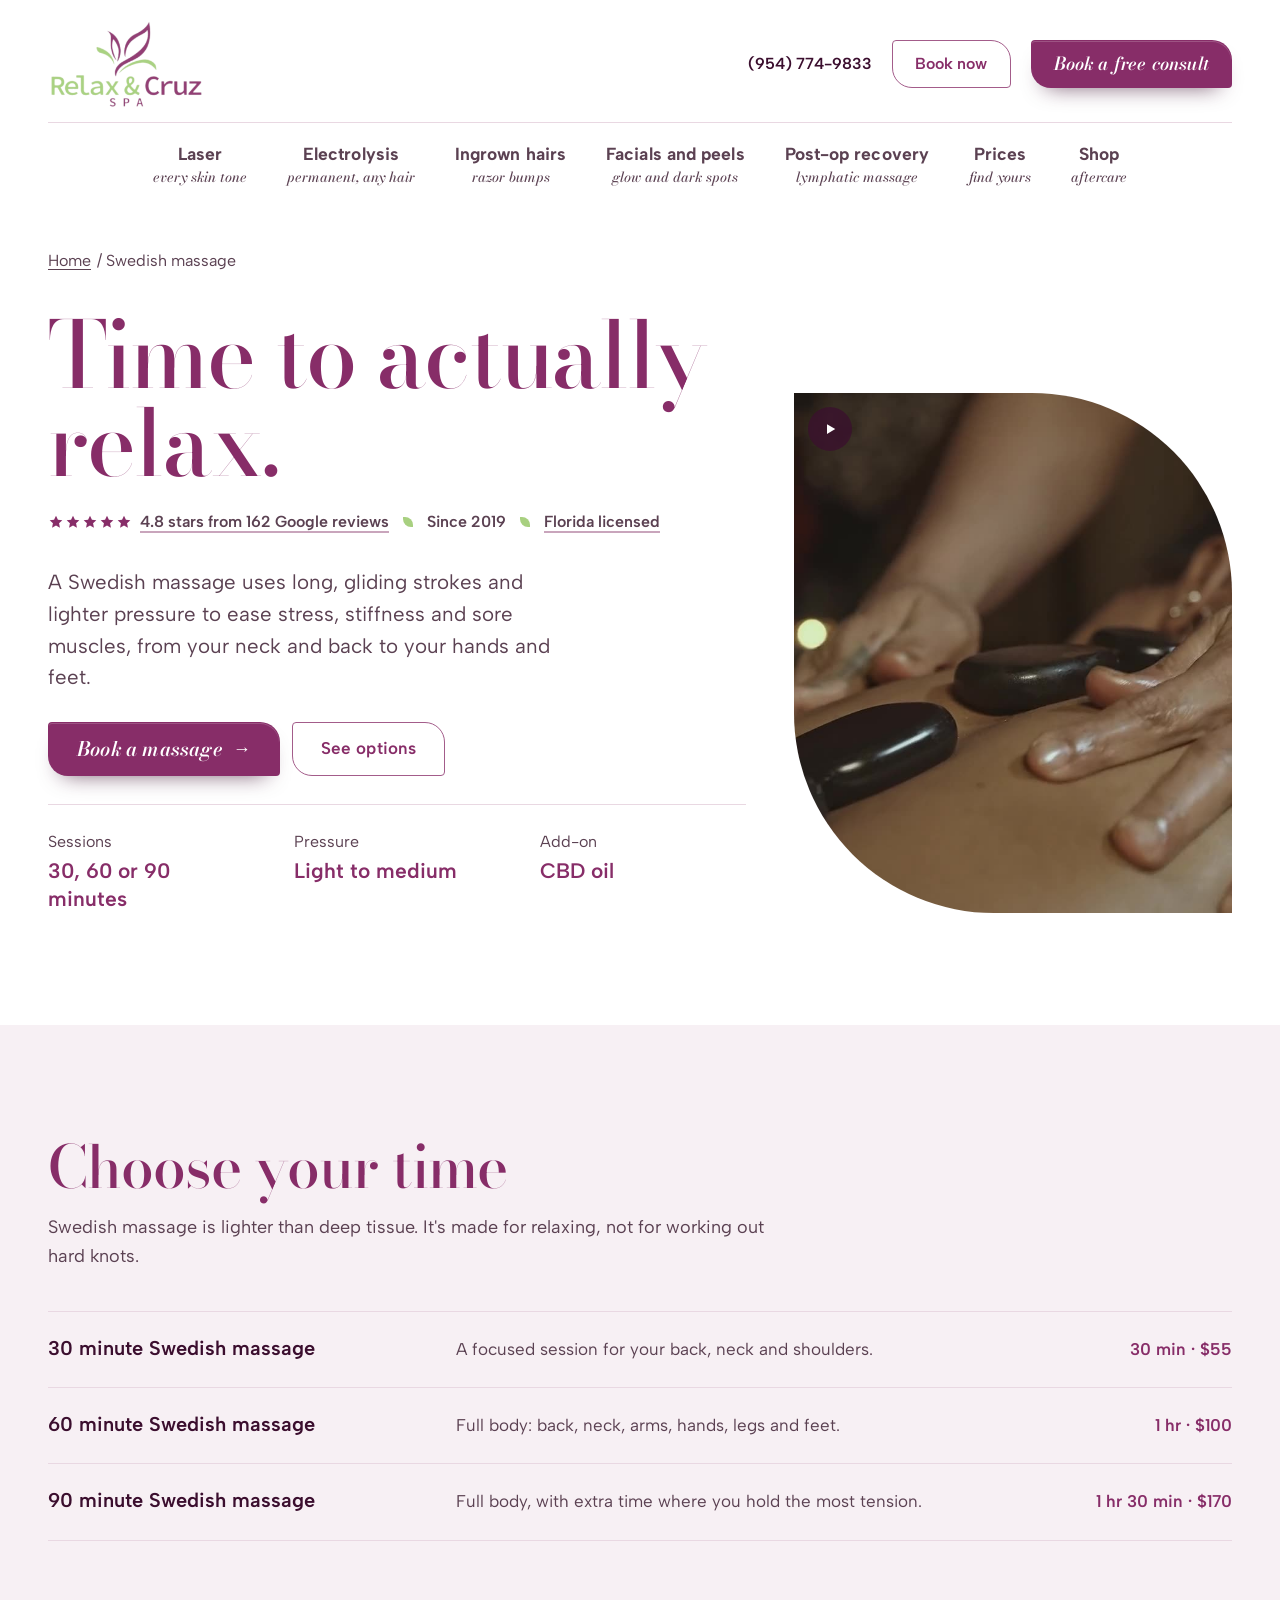
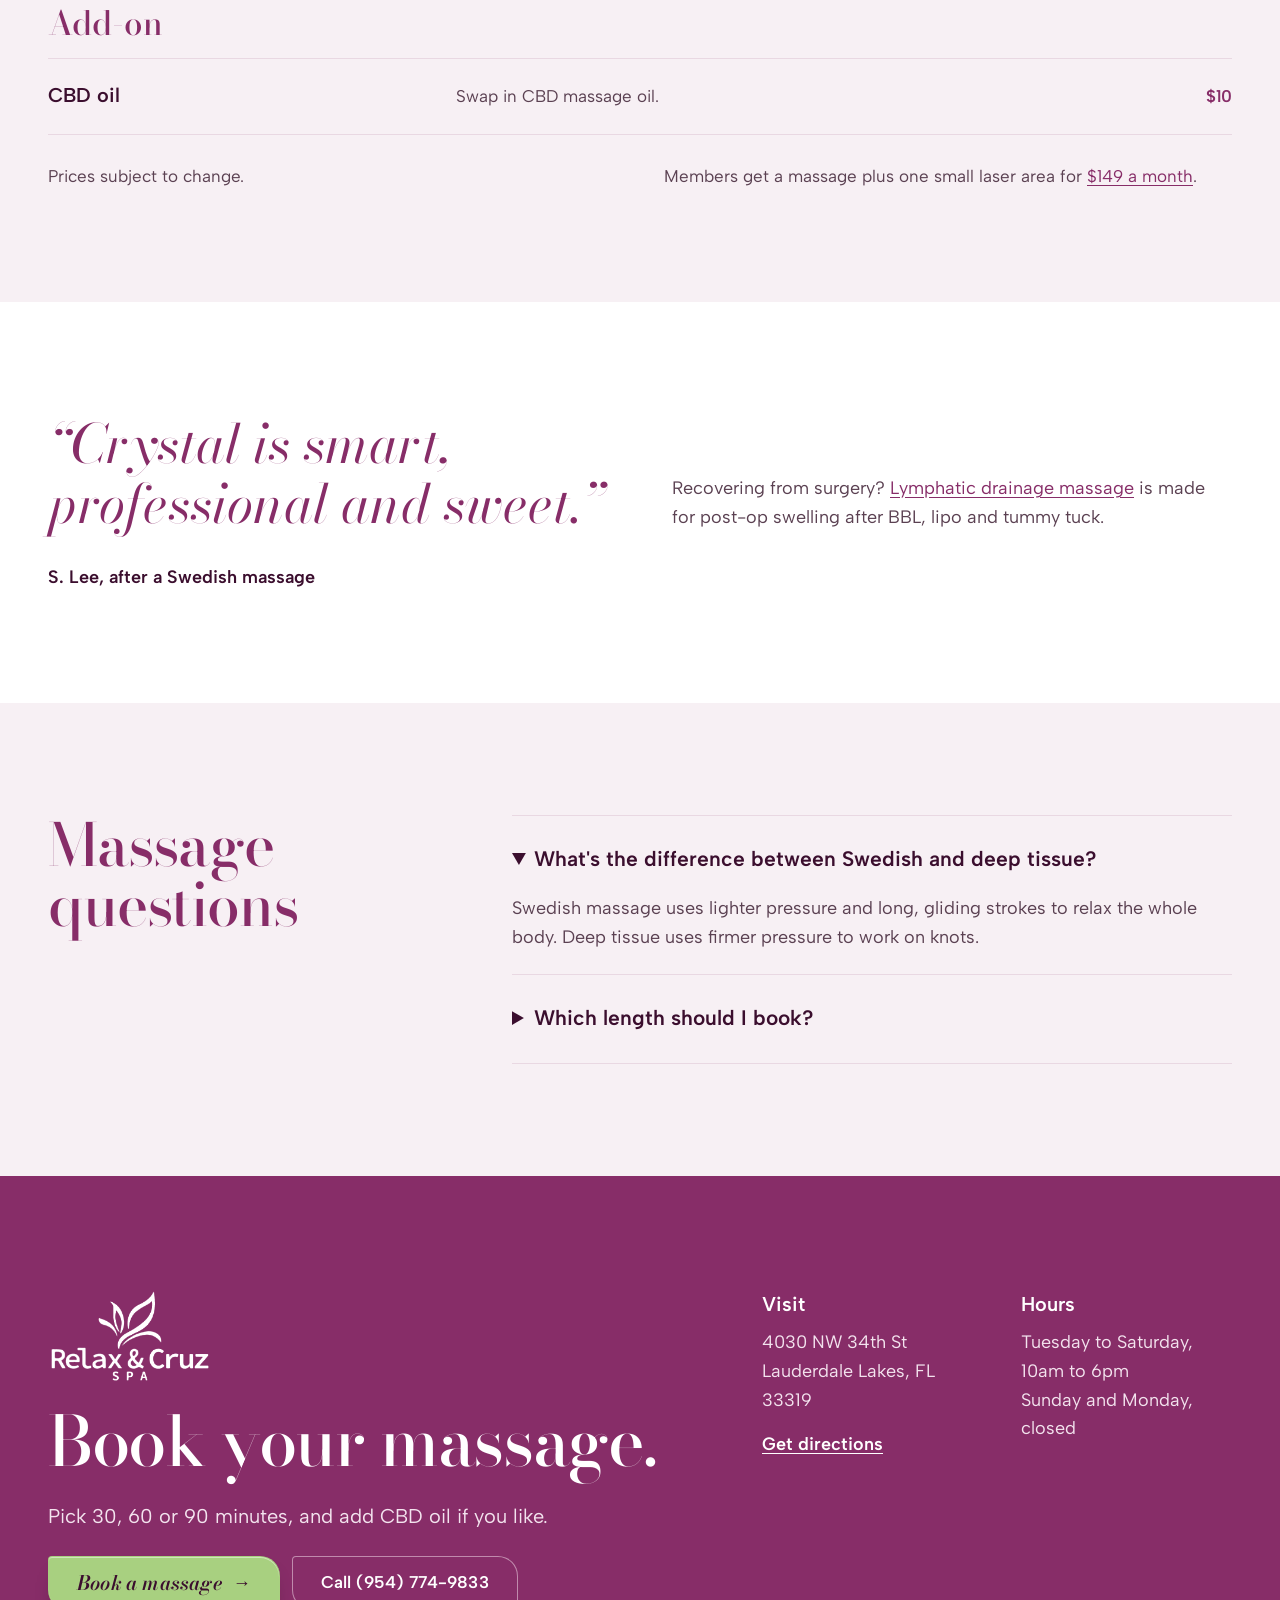
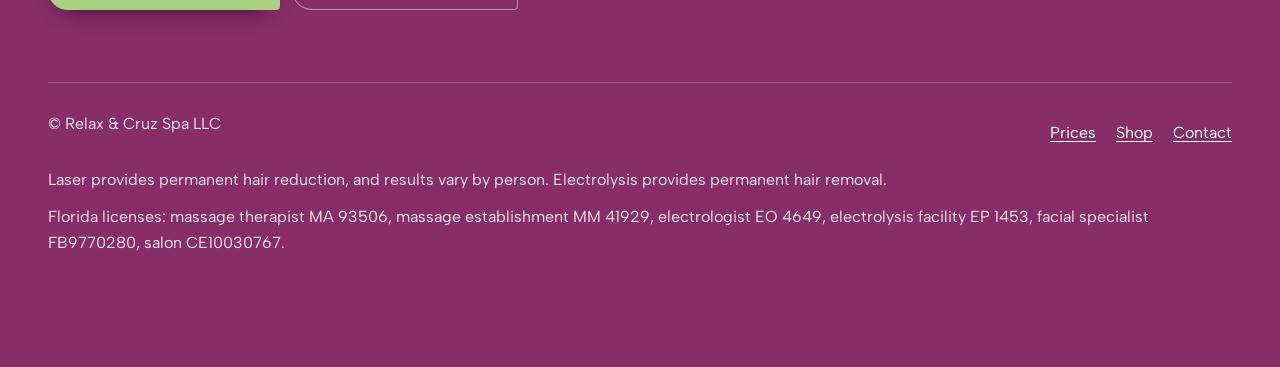
<file: massage.html>
<!doctype html>
<html lang="en">
<head>
<meta charset="utf-8">
<meta name="viewport" content="width=device-width, initial-scale=1">
<title>Swedish Massage | Lauderdale Lakes, FL | Relax &amp; Cruz Spa</title>
<meta name="description" content="Relaxing Swedish massage in Lauderdale Lakes, FL. 30, 60 and 90 minute sessions from $55, with a CBD oil add-on. Book online.">
<link rel="canonical" href="https://www.relaxandcruzspa.com/massage">
<meta property="og:type" content="website">
<meta property="og:site_name" content="Relax &amp; Cruz Spa">
<meta property="og:title" content="Swedish massage, 30 to 90 minutes">
<meta property="og:description" content="Long, gliding strokes and lighter pressure to ease stress and stiffness. Add CBD oil. Lauderdale Lakes, FL.">
<meta property="og:url" content="https://www.relaxandcruzspa.com/massage">
    <meta property="og:image" content="https://www.relaxandcruzspa.com/og-image.jpg">
    <meta name="twitter:card" content="summary_large_image">
    <meta name="twitter:image" content="https://www.relaxandcruzspa.com/og-image.jpg">
<meta name="theme-color" content="#872D68">
<link rel="icon" type="image/png" href="favicon.png">
<link rel="apple-touch-icon" href="apple-touch-icon.png">
<link rel="preconnect" href="https://fonts.googleapis.com">
<link rel="preconnect" href="https://fonts.gstatic.com" crossorigin>
<link rel="stylesheet" href="https://fonts.googleapis.com/css2?family=Albert+Sans:wght@400;500;600;700&family=Bodoni+Moda:ital,opsz,wght@0,6..96,400..700;1,6..96,400..700&display=swap">
<link rel="stylesheet" href="styles.css?v=7">
<script type="application/ld+json">
{
  "@context": "https://schema.org",
  "@graph": [
    {
      "@type": "Service",
      "name": "Swedish massage",
      "serviceType": "Swedish massage",
      "url": "https://www.relaxandcruzspa.com/massage/",
      "areaServed": "Lauderdale Lakes, FL",
      "provider": {
        "@type": "BeautySalon",
        "name": "Relax & Cruz Spa",
        "url": "https://www.relaxandcruzspa.com/",
        "telephone": "+1-954-774-9833",
        "address": {
          "@type": "PostalAddress",
          "streetAddress": "4030 NW 34th St",
          "addressLocality": "Lauderdale Lakes",
          "addressRegion": "FL",
          "postalCode": "33319",
          "addressCountry": "US"
        }
      }
    },
    {
      "@type": "BreadcrumbList",
      "itemListElement": [
        {
          "@type": "ListItem",
          "position": 1,
          "name": "Home",
          "item": "https://www.relaxandcruzspa.com/"
        },
        {
          "@type": "ListItem",
          "position": 2,
          "name": "Swedish massage",
          "item": "https://www.relaxandcruzspa.com/massage/"
        }
      ]
    },
    {
      "@type": "FAQPage",
      "mainEntity": [
        {
          "@type": "Question",
          "name": "What's the difference between Swedish and deep tissue?",
          "acceptedAnswer": {
            "@type": "Answer",
            "text": "Swedish massage uses lighter pressure and long, gliding strokes to relax the whole body. Deep tissue uses firmer pressure to work on knots."
          }
        },
        {
          "@type": "Question",
          "name": "Which length should I book?",
          "acceptedAnswer": {
            "@type": "Answer",
            "text": "30 minutes suits a quick back and shoulder session. 60 or 90 minutes covers the full body."
          }
        }
      ]
    }
  ]
}
</script>
</head>
<body>
<a class="skip-link" href="#main">Skip to content</a>

<header class="site-header">
  <div class="wrap header-bar">
    <a class="brand" href="./"><img src="logo.png" alt="Relax &amp; Cruz Spa" width="276" height="162" decoding="async"></a>
    <nav class="nav" id="site-nav" aria-label="Main">
      <a href="laser-hair-removal"><span class="nav-name">Laser</span><span class="nav-hint">every skin tone</span></a>
      <a href="electrolysis"><span class="nav-name">Electrolysis</span><span class="nav-hint">permanent, any hair</span></a>
      <a href="ingrown-hair"><span class="nav-name">Ingrown hairs</span><span class="nav-hint">razor bumps</span></a>
      <a href="facials-and-peels"><span class="nav-name">Facials and peels</span><span class="nav-hint">glow and dark spots</span></a>
      <a href="lymphatic-massage"><span class="nav-name">Post-op recovery</span><span class="nav-hint">lymphatic massage</span></a>
      <a href="./#prices"><span class="nav-name">Prices</span><span class="nav-hint">find yours</span></a>
      <a href="shop"><span class="nav-name">Shop</span><span class="nav-hint">aftercare</span></a>
    </nav>
    <div class="header-actions">
      <a class="header-phone" href="tel:+19547749833">(954) 774-9833</a>
      <a data-book="massage" class="btn btn-outline" href="https://book.squareup.com/appointments/5c3y8w34fg9goo/location/LR7VH9PK37BJG/services">Book now</a>
      <a data-book="consult" class="btn btn-plum" href="https://book.squareup.com/appointments/5c3y8w34fg9goo/location/LR7VH9PK37BJG/services">Book a free consult</a>
      <button class="menu-toggle" type="button" aria-expanded="false" aria-controls="site-nav" aria-label="Open menu">
        <svg width="22" height="22" viewBox="0 0 24 24" fill="none" stroke="currentColor" stroke-width="2" stroke-linecap="round" aria-hidden="true"><path d="M4 7h16M4 12h16M4 17h16"/></svg>
      </button>
    </div>
  </div>
</header>

<main id="main">

<section class="wrap page-hero">
  <div class="hero-grid">
    <div class="hero-copy">
      <p class="crumbs"><a href="./">Home</a> / Swedish massage</p>
      <h1 class="h1">Time to actually relax.</h1>
      <ul class="trust" aria-label="Why clients trust us">
        <li><span class="trust-stars" aria-hidden="true"><svg viewBox="0 0 24 24" width="16" height="16"><path d="M12 2.5l2.9 6.1 6.6.8-4.9 4.6 1.3 6.6L12 17.3l-5.9 3.3 1.3-6.6-4.9-4.6 6.6-.8z"/></svg><svg viewBox="0 0 24 24" width="16" height="16"><path d="M12 2.5l2.9 6.1 6.6.8-4.9 4.6 1.3 6.6L12 17.3l-5.9 3.3 1.3-6.6-4.9-4.6 6.6-.8z"/></svg><svg viewBox="0 0 24 24" width="16" height="16"><path d="M12 2.5l2.9 6.1 6.6.8-4.9 4.6 1.3 6.6L12 17.3l-5.9 3.3 1.3-6.6-4.9-4.6 6.6-.8z"/></svg><svg viewBox="0 0 24 24" width="16" height="16"><path d="M12 2.5l2.9 6.1 6.6.8-4.9 4.6 1.3 6.6L12 17.3l-5.9 3.3 1.3-6.6-4.9-4.6 6.6-.8z"/></svg><svg viewBox="0 0 24 24" width="16" height="16"><path d="M12 2.5l2.9 6.1 6.6.8-4.9 4.6 1.3 6.6L12 17.3l-5.9 3.3 1.3-6.6-4.9-4.6 6.6-.8z"/></svg></span><a href="https://www.google.com/maps/search/?api=1&amp;query=Relax%20%26%20Cruz%20Spa&amp;query_place_id=ChIJVxkaC0UH2YgR4lUdHG4DhzY" target="_blank" rel="noopener">4.8 stars from 162 Google reviews</a></li>
        <li>Since 2019</li>
        <li><a href="#licenses">Florida licensed</a></li>
      </ul>
      <p class="lede">A Swedish massage uses long, gliding strokes and lighter pressure to ease stress, stiffness and sore muscles, from your neck and back to your hands and feet.</p>
      <div class="btn-row">
        <a data-book="massage" class="btn btn-plum" href="https://book.squareup.com/appointments/5c3y8w34fg9goo/location/LR7VH9PK37BJG/services">Book a massage</a>
        <a class="btn btn-outline" href="#menu">See options</a>
      </div>
      <dl class="facts">
        <div><dt>Sessions</dt><dd>30, 60 or 90 minutes</dd></div>
        <div><dt>Pressure</dt><dd>Light to medium</dd></div>
        <div><dt>Add-on</dt><dd>CBD oil</dd></div>
      </dl>
    </div>
    <div class="hero-media">
      <div class="hero-frame hero-frame--video">
        <video class="photo leaf-lg" style="object-position: 50% 20%" src="massage-hero.mp4" poster="massage-hero.jpg" autoplay muted loop playsinline preload="metadata" aria-label="A client relaxing during a massage"></video>
      </div>
    </div>
  </div>
</section>

<section id="menu" class="section bg-tint">
  <div class="wrap">
    <div class="stack" style="gap:16px; max-width:720px">
      <h2 class="h2">Choose your time</h2>
      <p class="muted">Swedish massage is lighter than deep tissue. It's made for relaxing, not for working out hard knots.</p>
    </div>
    <div class="menu">
    <div class="menu-group">
      <div class="menu-item"><p class="name">30 minute Swedish massage</p><p class="desc">A focused session for your back, neck and shoulders.</p><p class="meta">30 min · $55</p></div>
      <div class="menu-item"><p class="name">60 minute Swedish massage</p><p class="desc">Full body: back, neck, arms, hands, legs and feet.</p><p class="meta">1 hr · $100</p></div>
      <div class="menu-item"><p class="name">90 minute Swedish massage</p><p class="desc">Full body, with extra time where you hold the most tension.</p><p class="meta">1 hr 30 min · $170</p></div>
    </div>
    <div class="menu-group">
      <h3>Add-on</h3>
      <div class="menu-item"><p class="name">CBD oil</p><p class="desc">Swap in CBD massage oil.</p><p class="meta">$10</p></div>
    </div>
  </div>
    <div class="price-notes">
      <p class="muted" style="font-size:17px">Prices subject to change.</p>
      <p class="muted" style="font-size:17px">Members get a massage plus one small laser area for <a href="./#membership">$149 a month</a>.</p>
    </div>
  </div>
</section>

<section class="section">
  <div class="wrap split">
    <figure class="stack" style="margin:0; gap:28px">
      <blockquote class="quote">“Crystal is smart, professional and sweet.”</blockquote>
      <figcaption style="font-weight:600">S. Lee, after a Swedish massage</figcaption>
    </figure>
    <div class="stack">
      <p class="muted">Recovering from surgery? <a href="lymphatic-massage">Lymphatic drainage massage</a> is made for post-op swelling after BBL, lipo and tummy tuck.</p>
    </div>
  </div>
</section>

<section class="section bg-tint">
  <div class="wrap faq">
    <h2 class="h2">Massage questions</h2>
    <div class="faq-list">
      <details open>
        <summary>What's the difference between Swedish and deep tissue?</summary>
        <p>Swedish massage uses lighter pressure and long, gliding strokes to relax the whole body. Deep tissue uses firmer pressure to work on knots.</p>
      </details>
      <details>
        <summary>Which length should I book?</summary>
        <p>30 minutes suits a quick back and shoulder session. 60 or 90 minutes covers the full body.</p>
      </details>
    </div>
  </div>
</section>

<section id="book" class="section bg-plum">
  <div class="wrap">
    <div class="book-grid">
      <div class="stack" style="gap:24px">
        <img src="logo-white.png" alt="" width="276" height="162" style="height:96px; width:auto; align-self:flex-start" decoding="async">
        <h2 class="book-title">Book your massage.</h2>
        <p class="on-plum" style="font-size:20px; max-width:520px">Pick 30, 60 or 90 minutes, and add CBD oil if you like.</p>
        <div class="btn-row">
          <a data-book="massage" class="btn btn-leaf" href="https://book.squareup.com/appointments/5c3y8w34fg9goo/location/LR7VH9PK37BJG/services">Book a massage</a>
          <a class="btn btn-ghost" href="tel:+19547749833">Call (954) 774-9833</a>
        </div>
      </div>
      <div>
        <div class="info">
          <p class="info-title">Visit</p>
          <p class="on-plum">4030 NW 34th St<br>Lauderdale Lakes, FL 33319</p>
          <a class="text-link" href="https://www.google.com/maps/dir/?api=1&amp;destination=4030+NW+34th+St+Lauderdale+Lakes+FL+33319">Get directions</a>
        </div>
        <div class="info">
          <p class="info-title">Hours</p>
          <p class="on-plum">Tuesday to Saturday, 10am to 6pm<br>Sunday and Monday, closed</p>
        </div>
      </div>
    </div>
    <footer class="site-footer">
      <p>© Relax &amp; Cruz Spa LLC</p>
      <nav aria-label="Footer">
        <a href="./#prices">Prices</a>
        <a href="shop">Shop</a>
        <a href="contact">Contact</a>
      </nav>
      <p class="legal">Laser provides permanent hair reduction, and results vary by person. Electrolysis provides permanent hair removal.</p>
      <p class="legal" id="licenses">Florida licenses: massage therapist MA 93506, massage establishment MM 41929, electrologist EO 4649, electrolysis facility EP 1453, facial specialist FB9770280, salon CE10030767.</p>
    </footer>
  </div>
</section>

</main>

<div class="mobile-bar">
  <a class="btn btn-outline" href="tel:+19547749833">Call</a>
  <a data-book="massage" class="btn btn-plum" href="https://book.squareup.com/appointments/5c3y8w34fg9goo/location/LR7VH9PK37BJG/services">Book a massage</a>
</div>

<script src="main.js?v=7" defer></script>
</body>
</html>
</file>
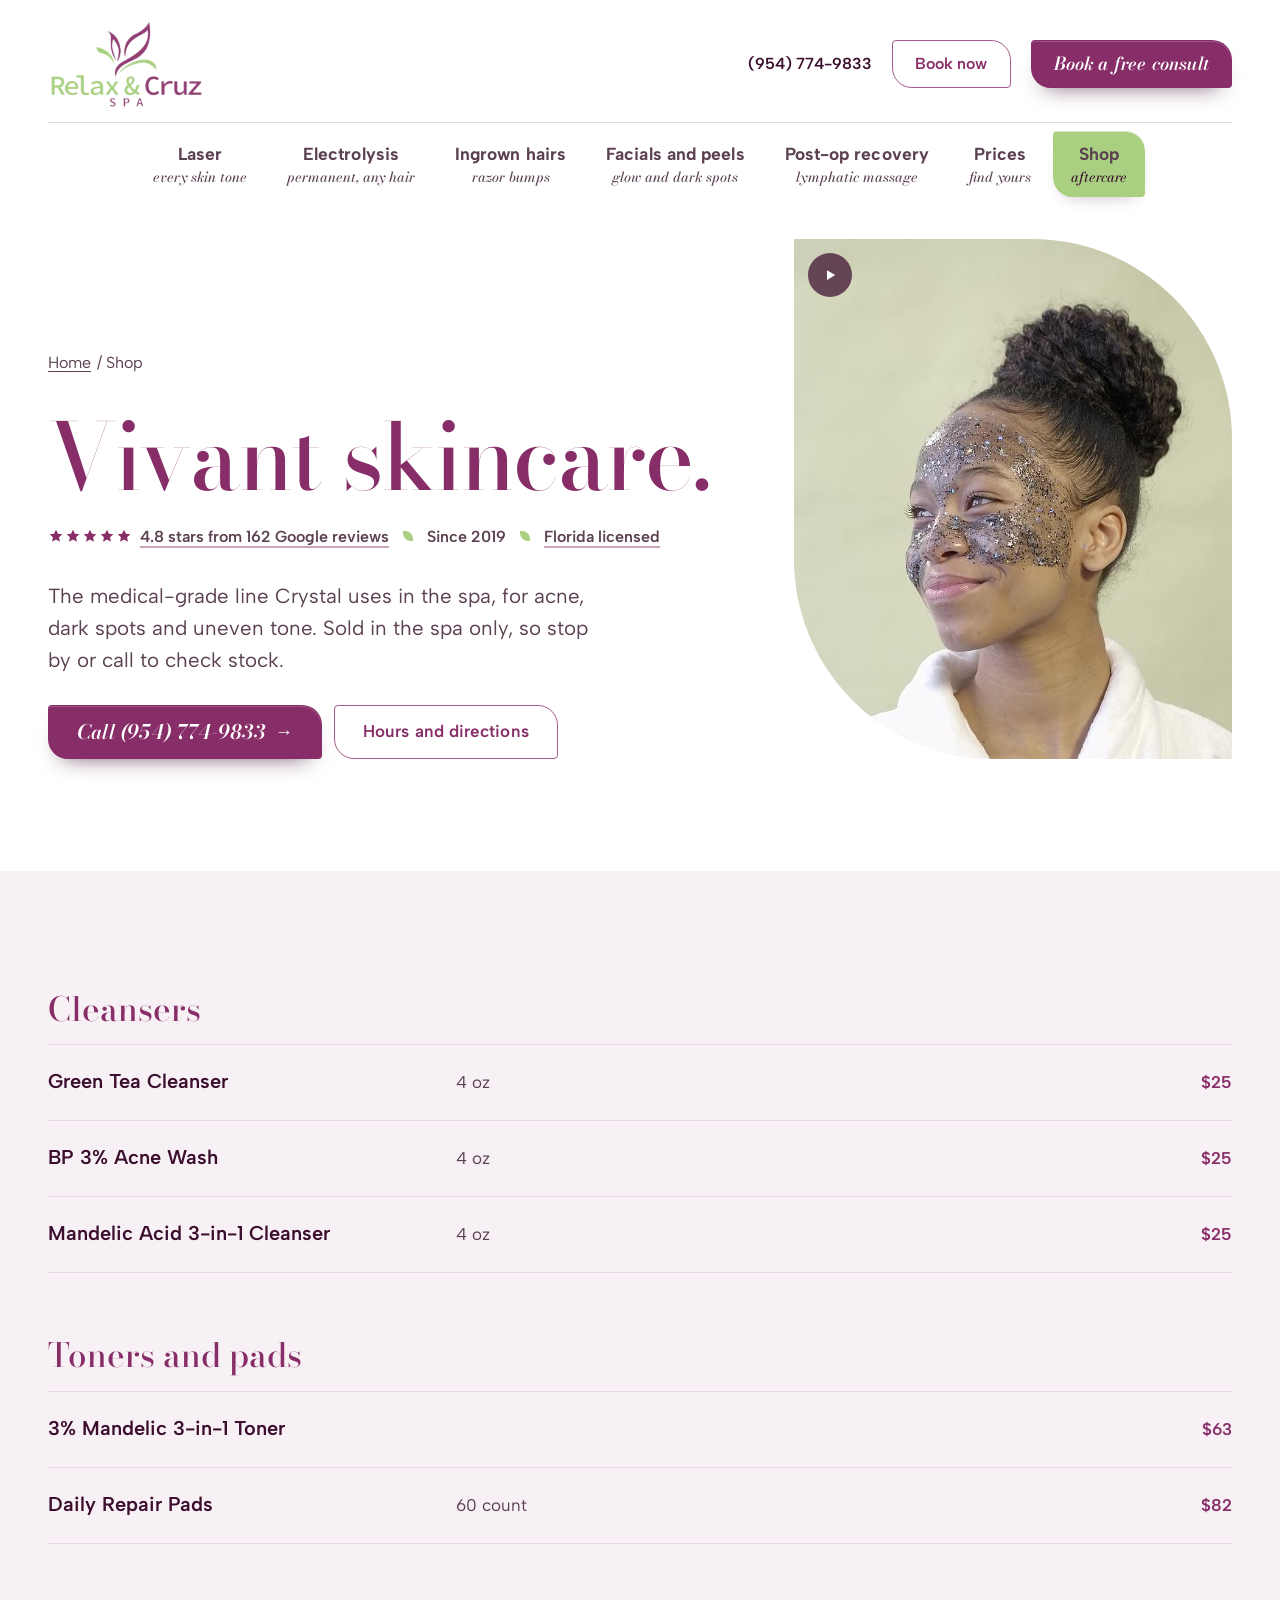
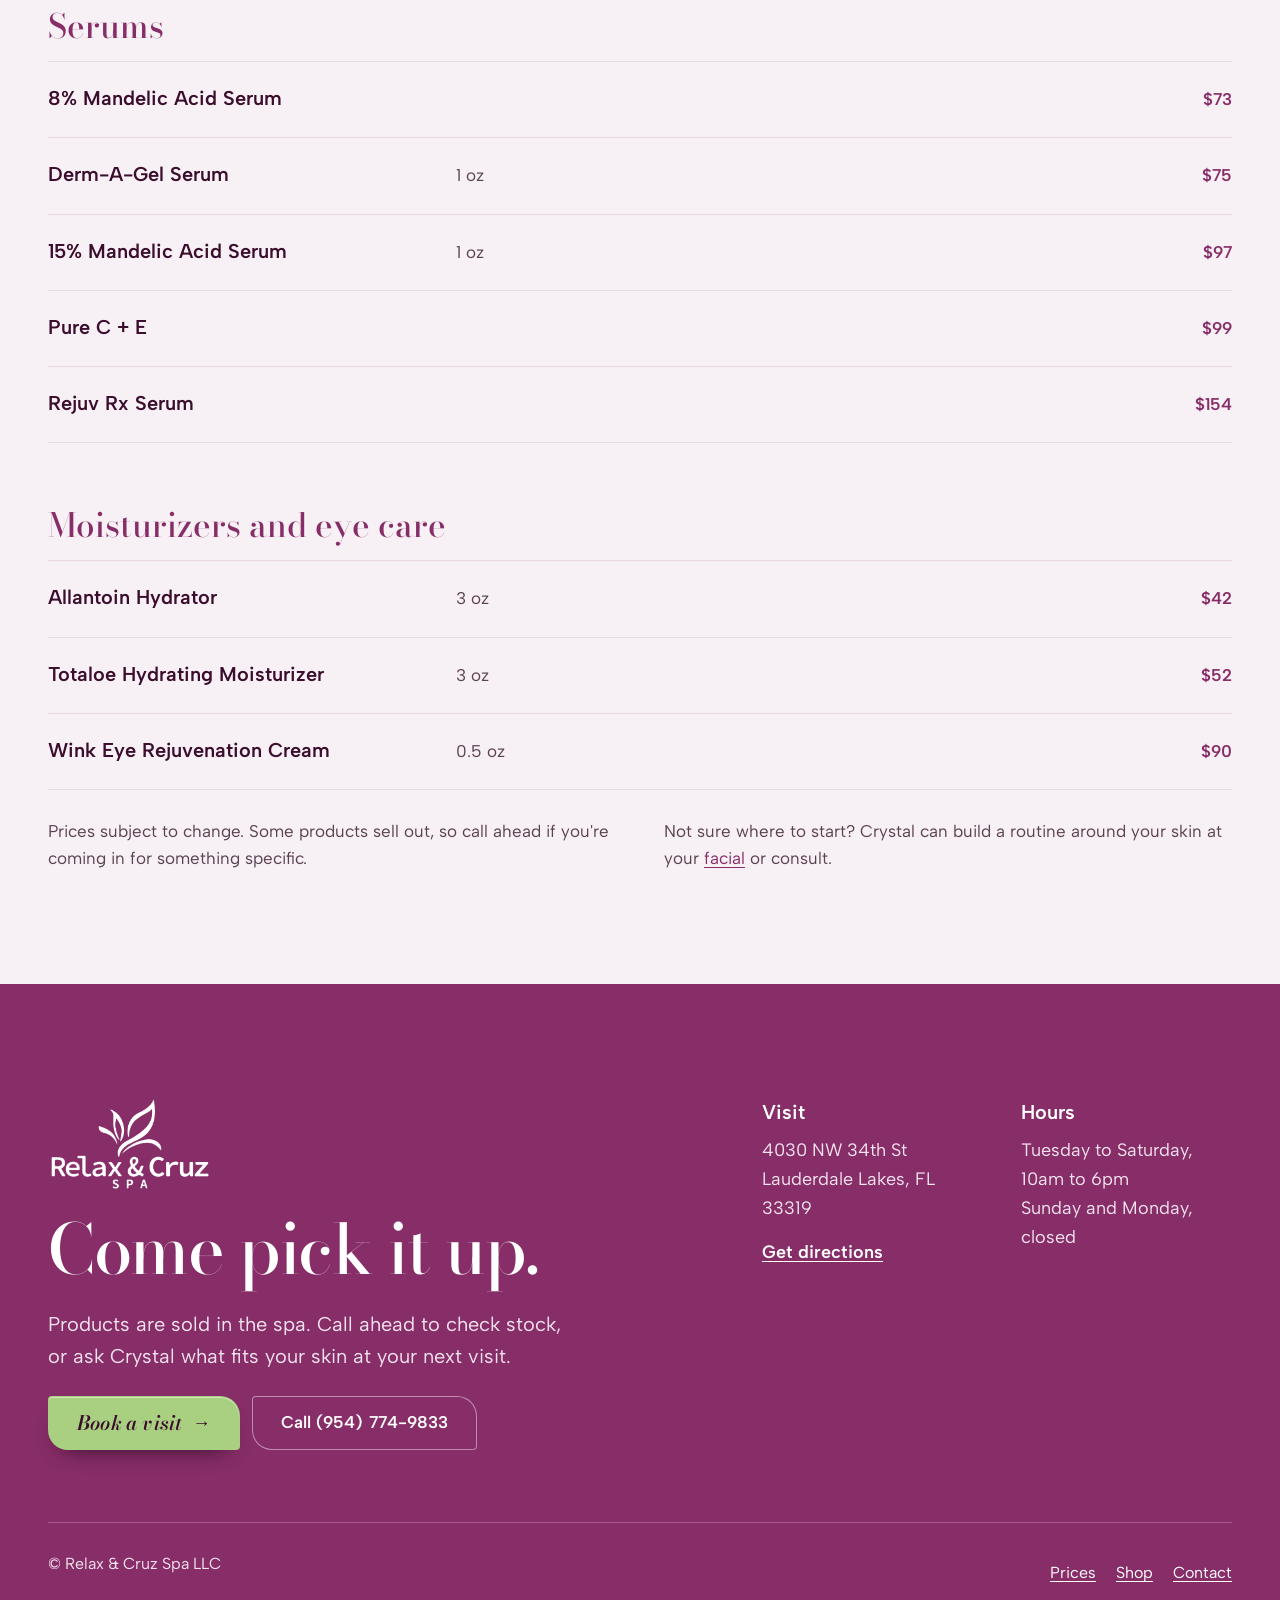
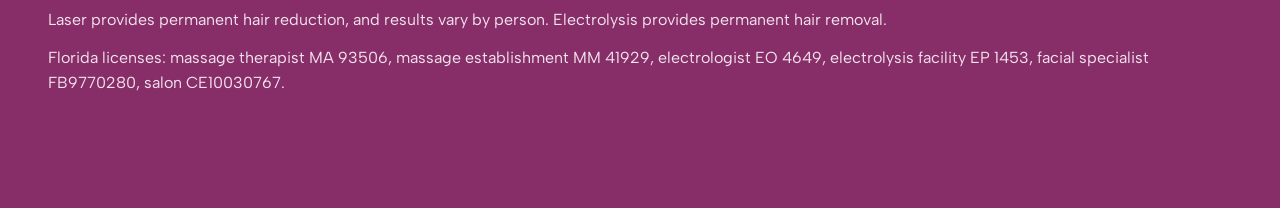
<file: shop.html>
<!doctype html>
<html lang="en">
<head>
<meta charset="utf-8">
<meta name="viewport" content="width=device-width, initial-scale=1">
<title>Vivant Skincare Shop | Relax &amp; Cruz Spa, Lauderdale Lakes</title>
<meta name="description" content="Vivant medical-grade skincare in Lauderdale Lakes, FL: mandelic acid cleansers, toners and serums, vitamin C and moisturizers. Available in the spa.">
<link rel="canonical" href="https://www.relaxandcruzspa.com/shop">
<meta property="og:type" content="website">
<meta property="og:site_name" content="Relax &amp; Cruz Spa">
<meta property="og:title" content="Vivant skincare at Relax &amp; Cruz Spa">
<meta property="og:description" content="The medical-grade skincare line Crystal uses in the spa. Available in store in Lauderdale Lakes, FL.">
<meta property="og:url" content="https://www.relaxandcruzspa.com/shop">
    <meta property="og:image" content="https://www.relaxandcruzspa.com/og-image.jpg">
    <meta name="twitter:card" content="summary_large_image">
    <meta name="twitter:image" content="https://www.relaxandcruzspa.com/og-image.jpg">
<meta name="theme-color" content="#872D68">
<link rel="icon" type="image/png" href="favicon.png">
<link rel="apple-touch-icon" href="apple-touch-icon.png">
<link rel="preconnect" href="https://fonts.googleapis.com">
<link rel="preconnect" href="https://fonts.gstatic.com" crossorigin>
<link rel="stylesheet" href="https://fonts.googleapis.com/css2?family=Albert+Sans:wght@400;500;600;700&family=Bodoni+Moda:ital,opsz,wght@0,6..96,400..700;1,6..96,400..700&display=swap">
<link rel="stylesheet" href="styles.css?v=7">
<script type="application/ld+json">
{
  "@context": "https://schema.org",
  "@graph": [
    {
      "@type": "CollectionPage",
      "url": "https://www.relaxandcruzspa.com/shop/",
      "name": "Shop"
    },
    {
      "@type": "BreadcrumbList",
      "itemListElement": [
        {
          "@type": "ListItem",
          "position": 1,
          "name": "Home",
          "item": "https://www.relaxandcruzspa.com/"
        },
        {
          "@type": "ListItem",
          "position": 2,
          "name": "Shop",
          "item": "https://www.relaxandcruzspa.com/shop/"
        }
      ]
    }
  ]
}
</script>
</head>
<body>
<a class="skip-link" href="#main">Skip to content</a>

<header class="site-header">
  <div class="wrap header-bar">
    <a class="brand" href="./"><img src="logo.png" alt="Relax &amp; Cruz Spa" width="276" height="162" decoding="async"></a>
    <nav class="nav" id="site-nav" aria-label="Main">
      <a href="laser-hair-removal"><span class="nav-name">Laser</span><span class="nav-hint">every skin tone</span></a>
      <a href="electrolysis"><span class="nav-name">Electrolysis</span><span class="nav-hint">permanent, any hair</span></a>
      <a href="ingrown-hair"><span class="nav-name">Ingrown hairs</span><span class="nav-hint">razor bumps</span></a>
      <a href="facials-and-peels"><span class="nav-name">Facials and peels</span><span class="nav-hint">glow and dark spots</span></a>
      <a href="lymphatic-massage"><span class="nav-name">Post-op recovery</span><span class="nav-hint">lymphatic massage</span></a>
      <a href="./#prices"><span class="nav-name">Prices</span><span class="nav-hint">find yours</span></a>
      <a href="shop" aria-current="page"><span class="nav-name">Shop</span><span class="nav-hint">aftercare</span></a>
    </nav>
    <div class="header-actions">
      <a class="header-phone" href="tel:+19547749833">(954) 774-9833</a>
      <a data-book="all" class="btn btn-outline" href="https://book.squareup.com/appointments/5c3y8w34fg9goo/location/LR7VH9PK37BJG/services">Book now</a>
      <a data-book="consult" class="btn btn-plum" href="https://book.squareup.com/appointments/5c3y8w34fg9goo/location/LR7VH9PK37BJG/services">Book a free consult</a>
      <button class="menu-toggle" type="button" aria-expanded="false" aria-controls="site-nav" aria-label="Open menu">
        <svg width="22" height="22" viewBox="0 0 24 24" fill="none" stroke="currentColor" stroke-width="2" stroke-linecap="round" aria-hidden="true"><path d="M4 7h16M4 12h16M4 17h16"/></svg>
      </button>
    </div>
  </div>
</header>

<main id="main">

<section class="wrap page-hero">
  <div class="hero-grid">
    <div class="hero-copy">
      <p class="crumbs"><a href="./">Home</a> / Shop</p>
      <h1 class="h1">Vivant skincare.</h1>
      <ul class="trust" aria-label="Why clients trust us">
        <li><span class="trust-stars" aria-hidden="true"><svg viewBox="0 0 24 24" width="16" height="16"><path d="M12 2.5l2.9 6.1 6.6.8-4.9 4.6 1.3 6.6L12 17.3l-5.9 3.3 1.3-6.6-4.9-4.6 6.6-.8z"/></svg><svg viewBox="0 0 24 24" width="16" height="16"><path d="M12 2.5l2.9 6.1 6.6.8-4.9 4.6 1.3 6.6L12 17.3l-5.9 3.3 1.3-6.6-4.9-4.6 6.6-.8z"/></svg><svg viewBox="0 0 24 24" width="16" height="16"><path d="M12 2.5l2.9 6.1 6.6.8-4.9 4.6 1.3 6.6L12 17.3l-5.9 3.3 1.3-6.6-4.9-4.6 6.6-.8z"/></svg><svg viewBox="0 0 24 24" width="16" height="16"><path d="M12 2.5l2.9 6.1 6.6.8-4.9 4.6 1.3 6.6L12 17.3l-5.9 3.3 1.3-6.6-4.9-4.6 6.6-.8z"/></svg><svg viewBox="0 0 24 24" width="16" height="16"><path d="M12 2.5l2.9 6.1 6.6.8-4.9 4.6 1.3 6.6L12 17.3l-5.9 3.3 1.3-6.6-4.9-4.6 6.6-.8z"/></svg></span><a href="https://www.google.com/maps/search/?api=1&amp;query=Relax%20%26%20Cruz%20Spa&amp;query_place_id=ChIJVxkaC0UH2YgR4lUdHG4DhzY" target="_blank" rel="noopener">4.8 stars from 162 Google reviews</a></li>
        <li>Since 2019</li>
        <li><a href="#licenses">Florida licensed</a></li>
      </ul>
      <p class="lede">The medical-grade line Crystal uses in the spa, for acne, dark spots and uneven tone. Sold in the spa only, so stop by or call to check stock.</p>
      <div class="btn-row">
        <a class="btn btn-plum" href="tel:+19547749833">Call (954) 774-9833</a>
        <a class="btn btn-outline" href="contact">Hours and directions</a>
      </div>
    </div>
    <div class="hero-media">
      <div class="hero-frame">
        <video class="photo leaf-lg" style="object-position: 50% 30%" src="shop-hero.mp4" poster="shop-hero.jpg" autoplay muted loop playsinline preload="metadata" aria-label="A smiling woman in a robe wearing a face mask"></video>
      </div>
    </div>
  </div>
</section>

<section class="section bg-tint" style="padding-top:clamp(48px, 6vw, 72px)">
  <div class="wrap">
    <div class="menu">
    <div class="menu-group">
      <h3>Cleansers</h3>
      <div class="menu-item"><p class="name">Green Tea Cleanser</p><p class="desc">4 oz</p><p class="meta">$25</p></div>
      <div class="menu-item"><p class="name">BP 3% Acne Wash</p><p class="desc">4 oz</p><p class="meta">$25</p></div>
      <div class="menu-item"><p class="name">Mandelic Acid 3-in-1 Cleanser</p><p class="desc">4 oz</p><p class="meta">$25</p></div>
    </div>
    <div class="menu-group">
      <h3>Toners and pads</h3>
      <div class="menu-item"><p class="name">3% Mandelic 3-in-1 Toner</p><p class="desc"></p><p class="meta">$63</p></div>
      <div class="menu-item"><p class="name">Daily Repair Pads</p><p class="desc">60 count</p><p class="meta">$82</p></div>
    </div>
    <div class="menu-group">
      <h3>Serums</h3>
      <div class="menu-item"><p class="name">8% Mandelic Acid Serum</p><p class="desc"></p><p class="meta">$73</p></div>
      <div class="menu-item"><p class="name">Derm-A-Gel Serum</p><p class="desc">1 oz</p><p class="meta">$75</p></div>
      <div class="menu-item"><p class="name">15% Mandelic Acid Serum</p><p class="desc">1 oz</p><p class="meta">$97</p></div>
      <div class="menu-item"><p class="name">Pure C + E</p><p class="desc"></p><p class="meta">$99</p></div>
      <div class="menu-item"><p class="name">Rejuv Rx Serum</p><p class="desc"></p><p class="meta">$154</p></div>
    </div>
    <div class="menu-group">
      <h3>Moisturizers and eye care</h3>
      <div class="menu-item"><p class="name">Allantoin Hydrator</p><p class="desc">3 oz</p><p class="meta">$42</p></div>
      <div class="menu-item"><p class="name">Totaloe Hydrating Moisturizer</p><p class="desc">3 oz</p><p class="meta">$52</p></div>
      <div class="menu-item"><p class="name">Wink Eye Rejuvenation Cream</p><p class="desc">0.5 oz</p><p class="meta">$90</p></div>
    </div>
  </div>
    <div class="price-notes">
      <p class="muted" style="font-size:17px">Prices subject to change. Some products sell out, so call ahead if you're coming in for something specific.</p>
      <p class="muted" style="font-size:17px">Not sure where to start? Crystal can build a routine around your skin at your <a href="facials-and-peels">facial</a> or consult.</p>
    </div>
  </div>
</section>

<section id="book" class="section bg-plum">
  <div class="wrap">
    <div class="book-grid">
      <div class="stack" style="gap:24px">
        <img src="logo-white.png" alt="" width="276" height="162" style="height:96px; width:auto; align-self:flex-start" decoding="async">
        <h2 class="book-title">Come pick it up.</h2>
        <p class="on-plum" style="font-size:20px; max-width:520px">Products are sold in the spa. Call ahead to check stock, or ask Crystal what fits your skin at your next visit.</p>
        <div class="btn-row">
          <a data-book="all" class="btn btn-leaf" href="https://book.squareup.com/appointments/5c3y8w34fg9goo/location/LR7VH9PK37BJG/services">Book a visit</a>
          <a class="btn btn-ghost" href="tel:+19547749833">Call (954) 774-9833</a>
        </div>
      </div>
      <div>
        <div class="info">
          <p class="info-title">Visit</p>
          <p class="on-plum">4030 NW 34th St<br>Lauderdale Lakes, FL 33319</p>
          <a class="text-link" href="https://www.google.com/maps/dir/?api=1&amp;destination=4030+NW+34th+St+Lauderdale+Lakes+FL+33319">Get directions</a>
        </div>
        <div class="info">
          <p class="info-title">Hours</p>
          <p class="on-plum">Tuesday to Saturday, 10am to 6pm<br>Sunday and Monday, closed</p>
        </div>
      </div>
    </div>
    <footer class="site-footer">
      <p>© Relax &amp; Cruz Spa LLC</p>
      <nav aria-label="Footer">
        <a href="./#prices">Prices</a>
        <a href="shop">Shop</a>
        <a href="contact">Contact</a>
      </nav>
      <p class="legal">Laser provides permanent hair reduction, and results vary by person. Electrolysis provides permanent hair removal.</p>
      <p class="legal" id="licenses">Florida licenses: massage therapist MA 93506, massage establishment MM 41929, electrologist EO 4649, electrolysis facility EP 1453, facial specialist FB9770280, salon CE10030767.</p>
    </footer>
  </div>
</section>

</main>

<div class="mobile-bar">
  <a class="btn btn-outline" href="tel:+19547749833">Call</a>
  <a data-book="all" class="btn btn-plum" href="https://book.squareup.com/appointments/5c3y8w34fg9goo/location/LR7VH9PK37BJG/services">Book a visit</a>
</div>

<script src="main.js?v=7" defer></script>
</body>
</html>
</file>
<file: styles.css>
/* Relax & Cruz Spa. Shared styles for every page. */

:root {
  --plum: #872D68;
  --plum-ink: #3B0E2E;
  --plum-line: #A35C8A;
  --mauve-line: #C9A5BC;
  --leaf: #A8D080;
  --text: #5B4152;
  --on-plum: #F3E3EE;
  --tint: #F7F0F4;
  --tint-green: #F1F7EA;
  --rule: #E9D8E2;
  --white: #FFFFFF;

  --display: 'Bodoni Moda', 'Didot', 'Bodoni 72', 'Times New Roman', serif;
  --body: 'Albert Sans', 'Segoe UI', 'Helvetica Neue', Arial, sans-serif;

  --wrap: 1240px;
  --gutter: clamp(20px, 4vw, 28px);
  --section: clamp(72px, 9vw, 112px);
}

*, *::before, *::after { box-sizing: border-box; }

html { -webkit-text-size-adjust: 100%; scroll-behavior: smooth; }
@media (prefers-reduced-motion: reduce) { html { scroll-behavior: auto; } }

body {
  margin: 0;
  font-family: var(--body);
  font-size: 18px;
  line-height: 1.6;
  color: var(--plum-ink);
  background: var(--white);
}

img { max-width: 100%; height: auto; display: block; }

a { color: var(--plum); text-underline-offset: 3px; }
a:hover { color: var(--plum-ink); }

:focus-visible { outline: 3px solid var(--leaf); outline-offset: 3px; }

.skip-link {
  position: absolute; left: 12px; top: -60px; z-index: 100;
  background: var(--plum); color: var(--white); padding: 12px 18px; border-radius: 10px;
}
.skip-link:focus { top: 12px; }

.wrap { max-width: var(--wrap); margin: 0 auto; padding-inline: var(--gutter); }
.section { padding-block: var(--section); }
.bg-tint { background: var(--tint); }
.bg-green { background: var(--tint-green); }
.bg-plum { background: var(--plum); color: var(--white); }

/* Type */
h1, h2, h3, .display { font-family: var(--display); font-weight: 500; margin: 0; }
.h1 { font-size: clamp(46px, 7.2vw, 108px); line-height: 0.96; letter-spacing: -0.02em; color: var(--plum); }
.h2 { font-size: clamp(36px, 4.6vw, 64px); line-height: 1.02; letter-spacing: -0.015em; color: var(--plum); }
.h3 { font-size: clamp(28px, 3.2vw, 44px); line-height: 1.08; color: var(--plum-ink); }
.bg-plum .h2 { color: var(--white); }
p { margin: 0; }
.lede { font-size: clamp(18px, 1.6vw, 21px); line-height: 1.55; color: var(--text); max-width: 540px; }
.muted { color: var(--text); }
.small { font-size: 15px; }
.stack { display: flex; flex-direction: column; gap: 22px; }
.stack-sm { display: flex; flex-direction: column; gap: 10px; }

/* Leaf shape from her logo, used on frames and panels */
.leaf-lg { border-radius: 0 200px 0 200px; }
.leaf-md { border-radius: 0 120px 0 120px; }
.leaf-sm { border-radius: 0 32px 0 32px; }
.leaf-rev { border-radius: 200px 0 200px 0; }
@media (max-width: 720px) {
  .leaf-lg, .leaf-rev { border-radius: 0 96px 0 96px; }
  .leaf-md { border-radius: 0 64px 0 64px; }
}

/* Buttons */
.btn {
  display: inline-flex; align-items: center; justify-content: center;
  min-height: 54px; padding: 0 28px; border-radius: 10px;
  font-family: var(--body); font-weight: 600; font-size: 17px; text-decoration: none;
  border: 2px solid transparent; cursor: pointer;
}
.btn-plum { background: var(--plum); color: var(--white); }
.btn-plum:hover { background: var(--plum-ink); color: var(--white); }
.btn-outline { background: var(--white); color: var(--plum); border-color: var(--plum); }
.btn-outline:hover { background: var(--tint); color: var(--plum-ink); }
.btn-leaf { background: var(--leaf); color: var(--plum-ink); font-weight: 700; }
.btn-leaf:hover { background: #BADD99; color: var(--plum-ink); }
.btn-ghost { background: transparent; color: var(--white); border-color: #D9B2CB; }
.btn-ghost:hover { background: rgba(255,255,255,0.08); color: var(--white); }
.btn-row { display: flex; flex-wrap: wrap; gap: 12px; }
.text-link { font-weight: 600; min-height: 44px; display: inline-flex; align-items: center; align-self: flex-start; }

/* Photo placeholders. Replace each with an <img> before launch. */
.ph {
  display: flex; align-items: center; justify-content: center; text-align: center;
  padding: 40px; background: var(--tint); border: 2px dashed var(--mauve-line);
  color: var(--text); font-size: 16px;
}
.photo { width: 100%; height: 100%; object-fit: cover; }

/* Header */
.site-header { position: relative; z-index: 20; background: var(--white); }
.header-bar { display: flex; align-items: center; justify-content: space-between; gap: 16px 40px; padding-block: 18px; }
.brand img { height: 84px; width: auto; }
.nav { display: flex; align-items: center; gap: 8px 24px; }
.nav a { color: var(--plum-ink); text-decoration: none; font-size: 16px; font-weight: 500; white-space: nowrap; }
.nav a:hover { color: var(--plum); text-decoration: underline; }
.header-actions { display: flex; align-items: center; gap: 20px; }
.header-phone { color: var(--plum-ink); text-decoration: none; font-weight: 600; font-size: 16px; white-space: nowrap; }
.header-actions .btn { min-height: 48px; padding: 0 22px; font-size: 16px; white-space: nowrap; }
.menu-toggle {
  display: none; width: 48px; height: 48px; border-radius: 10px;
  border: 2px solid var(--rule); background: var(--white); color: var(--plum);
  align-items: center; justify-content: center; padding: 0; cursor: pointer;
}
/* The phone number lives in the mobile bar and the booking section; the header has room only for the two booking buttons. */
.header-phone { display: none; }
@media (max-width: 1180px) {
  .brand img { height: 60px; }
  .menu-toggle { display: inline-flex; }
  .nav {
    display: none; position: absolute; left: 0; right: 0; top: 100%;
    flex-direction: column; align-items: stretch; gap: 0;
    background: var(--white); border-top: 1px solid var(--rule); border-bottom: 1px solid var(--rule);
    padding: 8px var(--gutter) 16px;
  }
  .nav.is-open { display: flex; }
  .nav a { font-size: 19px; padding: 12px 0; border-bottom: 1px solid var(--rule); }
  .nav a:last-child { border-bottom: 0; }
}
@media (max-width: 520px) {
  .header-actions .btn { display: none; }
}

/* Hero */
.hero { padding-top: clamp(16px, 3vw, 32px); padding-bottom: var(--section); }
.hero-grid { display: flex; flex-wrap: wrap; gap: 48px; align-items: flex-end; }
.hero-copy { flex: 1 1 600px; min-width: 0; display: flex; flex-direction: column; gap: 28px; }
.hero-media { flex: 1 1 340px; min-width: 0; }
.rating { display: flex; gap: 10px; align-items: center; font-size: 16px; color: var(--text); }
.hero-frame { position: relative; height: 560px; }
.hero-frame .ph, .hero-frame img, .hero-frame video { position: absolute; inset: 0; }
.hero-frame .ph { align-items: flex-start; padding-top: 18%; }
.offer-card {
  position: absolute; left: 20px; right: 20px; bottom: 20px; max-width: 340px;
  background: var(--plum); color: var(--white); padding: 26px 28px 18px;
  display: flex; flex-direction: column; gap: 6px;
}
.offer-card .price { font-family: var(--display); font-weight: 500; font-size: 68px; line-height: 1; }
.offer-card .what { font-size: 19px; font-weight: 600; line-height: 1.35; }
.offer-card .terms { font-size: 15px; color: var(--on-plum); }
.offer-card a { color: var(--white); }
@media (max-width: 720px) {
  .hero-frame { height: 440px; }
  .offer-card .price { font-size: 56px; }
}

/* Skin tone shade card */
.shades-block { margin-top: 56px; display: flex; flex-direction: column; gap: 16px; }
.shades { display: flex; height: 190px; overflow: hidden; }
.shade { flex: 1 1 0; padding: 16px 20px; font-family: var(--display); font-size: clamp(24px, 3.6vw, 52px); line-height: 1; color: var(--plum-ink); }
.shade.on-dark { color: var(--white); }
.shades-caption { display: flex; flex-wrap: wrap; gap: 8px 32px; justify-content: space-between; align-items: baseline; }
@media (max-width: 720px) {
  .shades { height: 96px; }
  .shade { padding: 10px; }
}

/* Laser explainer */
.split { display: flex; flex-wrap: wrap; gap: 64px; align-items: center; }
.split > * { flex: 1 1 420px; min-width: 0; }
.diagram { position: relative; height: 420px; overflow: hidden; background: #EBC9BC; }
.diagram > span { position: absolute; display: block; }
.d-air { left: 0; right: 0; top: 0; height: 22%; background: #4A1238; }
.d-skin { left: 0; right: 0; top: 22%; height: 16%; background: #6E4226; }
.d-label { color: var(--white); font-size: 14px; font-weight: 600; }
.d-label.dark { color: var(--plum-ink); }
.d-skin-label { left: 30%; top: 26%; }
@media (max-width: 720px) { .d-skin-label { left: 30%; top: 27%; font-size: 13px; } }
.d-beam-short { left: 18%; top: 0; width: 16px; height: 31%; background: #D79BC0; }
.d-heat { width: 60px; height: 60px; border-radius: 999px; }
.d-beam-long { left: 68%; top: 0; width: 16px; height: 76%; background: var(--leaf); }
.d-hair { left: calc(68% + 5px); top: 30%; width: 6px; height: 46%; background: #2B160E; border-radius: 3px; }
.d-bulb { left: calc(68% - 5px); top: calc(76% - 14px); width: 26px; height: 30px; border-radius: 50% 50% 45% 45%; background: #2B160E; }
.legend { display: flex; flex-direction: column; gap: 10px; font-size: 16px; color: var(--text); margin-top: 20px; }
.legend span { display: flex; gap: 12px; align-items: flex-start; }
.legend i { flex: 0 0 auto; width: 16px; height: 16px; margin-top: 5px; border-radius: 0 8px 0 8px; }

/* Services list */
.services { display: flex; flex-direction: column; margin-top: 40px; }
.service-row { display: flex; flex-wrap: wrap; gap: 12px 48px; padding-block: 36px; border-top: 1px solid var(--rule); }
.service-row:last-child { border-bottom: 1px solid var(--rule); }
.service-row h3 { flex: 1 1 380px; }
.service-row > div { flex: 1 1 440px; display: flex; flex-direction: column; gap: 10px; }

/* $499 offer */
.offer-grid { display: flex; flex-wrap: wrap; gap: 56px 80px; align-items: flex-start; }
.offer-grid > div { flex: 1 1 420px; min-width: 0; }
.offer-price { font-family: var(--display); font-weight: 500; font-size: clamp(104px, 13vw, 184px); line-height: 0.85; letter-spacing: -0.03em; }
.offer-title { font-size: clamp(28px, 3.4vw, 44px); line-height: 1.08; color: var(--white); }
.on-plum { color: var(--on-plum); }
.choice { display: flex; flex-direction: column; gap: 6px; }
.choice .lead { font-family: var(--display); font-weight: 500; font-size: 30px; line-height: 1.1; }
.choice .areas { font-size: 19px; color: var(--on-plum); }
.or { font-family: var(--display); font-style: italic; font-size: 24px; color: var(--leaf); }

/* Price finder */
.finder { display: flex; flex-wrap: wrap; gap: 48px; align-items: flex-start; margin-top: 48px; }
.finder-list { flex: 1 1 280px; position: relative; margin: 0; padding: 0; list-style: none; }
.finder-list::before { content: ""; position: absolute; left: 9px; top: 22px; bottom: 22px; width: 2px; background: var(--mauve-line); }
.finder-list li { position: relative; }
.area-btn {
  width: 100%; min-height: 48px; padding: 6px 0; border: 0; background: transparent;
  display: flex; gap: 18px; align-items: center; text-align: left;
  font-family: var(--body); font-size: 20px; font-weight: 500; color: var(--plum-ink); cursor: pointer;
}
.area-btn::before {
  content: ""; flex: 0 0 auto; width: 20px; height: 20px; border-radius: 999px;
  border: 2px solid var(--plum); background: var(--white);
}
.area-btn[aria-pressed="true"] { font-weight: 700; }
.area-btn[aria-pressed="true"]::before { background: var(--plum); }
.area-btn:hover { color: var(--plum); }
.finder-panel { flex: 2 1 520px; min-width: 0; background: var(--white); padding: clamp(28px, 5vw, 56px); display: flex; flex-direction: column; gap: 26px; }
.finder-panel .tier { font-size: 18px; font-weight: 600; color: var(--plum); }
.prices { display: flex; flex-wrap: wrap; gap: 20px 48px; }
.price-box { display: flex; flex-direction: column; gap: 2px; }
.price-box .label { font-size: 16px; color: var(--text); }
.price-box .amount { font-family: var(--display); font-size: 40px; line-height: 1.1; color: var(--plum); }
.price-box .extra { font-size: 15px; font-weight: 600; color: var(--plum-ink); }
.offer-note { background: var(--tint-green); padding: 18px 22px; font-size: 17px; }
.finder-cta { display: flex; flex-wrap: wrap; gap: 14px 24px; align-items: center; }
.finder-cta .small { max-width: 320px; }

/* Reviews */
.quote { font-family: var(--display); font-style: italic; font-weight: 400; font-size: clamp(34px, 4.2vw, 58px); line-height: 1.12; color: var(--plum); margin: 0; }

/* Before and after photos */
.results { margin-top: 40px; display: grid; grid-template-columns: repeat(auto-fit, minmax(min(100%, 320px), 1fr)); gap: 32px; }
.result { margin: 0; display: flex; flex-direction: column; gap: 10px; }
.result img { display: block; width: 100%; height: auto; border-radius: 0 48px 0 48px; }
.result figcaption { font-size: 16px; color: var(--text); }

/* About Crystal */
.about-name { font-size: clamp(56px, 7.6vw, 116px); line-height: 0.92; letter-spacing: -0.02em; color: var(--plum); }
.about-frame { height: 540px; }
.creds { margin: 0; padding: 0; list-style: none; display: flex; flex-direction: column; gap: 12px; }
.creds li { display: flex; gap: 14px; align-items: center; }
.creds li::before { content: ""; flex: 0 0 auto; width: 12px; height: 18px; border-radius: 0 12px 0 12px; background: var(--plum); }
@media (max-width: 720px) { .about-frame { height: 420px; } }

/* FAQ */
.faq { display: flex; flex-wrap: wrap; gap: 32px 64px; }
.faq > h2 { flex: 1 1 320px; }
.faq-list { flex: 2 1 560px; min-width: 0; }
.faq-list details { border-top: 1px solid var(--rule); padding-block: 22px; }
.faq-list details:last-child { border-bottom: 1px solid var(--rule); }
.faq-list summary { font-family: var(--display); font-size: 26px; color: var(--plum-ink); cursor: pointer; min-height: 44px; }
.faq-list details p { margin-top: 12px; color: var(--text); }

/* Book and footer */
.book-grid { display: flex; flex-wrap: wrap; gap: 48px 64px; align-items: flex-start; }
.book-grid > div:first-child { flex: 1 1 520px; }
.book-grid > div:last-child { flex: 1 1 340px; display: flex; flex-wrap: wrap; gap: 32px 48px; }
.book-grid .info { flex: 1 1 200px; display: flex; flex-direction: column; gap: 8px; }
.info-title { font-family: var(--display); font-size: 24px; }
.book-title { font-size: clamp(42px, 5.4vw, 80px); line-height: 0.98; letter-spacing: -0.02em; color: var(--white); }
.bg-plum a { color: var(--white); }
.site-footer { display: flex; flex-wrap: wrap; gap: 12px 40px; justify-content: space-between; margin-top: 72px; padding-top: 28px; border-top: 1px solid var(--plum-line); font-size: 15px; color: var(--on-plum); }
.site-footer nav { display: flex; flex-wrap: wrap; gap: 8px 24px; }
.site-footer .legal { flex: 1 1 100%; }

/* Mobile call and book bar */
.mobile-bar { display: none; }
@media (max-width: 720px) {
  body { padding-bottom: 88px; }
  .mobile-bar {
    display: flex; gap: 10px; position: fixed; left: 0; right: 0; bottom: 0; z-index: 30;
    background: var(--white); border-top: 1px solid var(--rule);
    padding: 12px 16px calc(12px + env(safe-area-inset-bottom, 0px));
  }
  .mobile-bar .btn { min-height: 52px; font-size: 16px; padding: 0 18px; }
  .mobile-bar .btn-plum { flex: 1 1 auto; }
}

/* Service pages */
.page-hero { padding-top: clamp(16px, 3vw, 32px); padding-bottom: var(--section); }
.page-hero .hero-frame { height: 520px; }
@media (max-width: 720px) { .page-hero .hero-frame { height: 380px; } }
.crumbs { font-size: 15px; color: var(--text); }
.crumbs a { color: var(--text); }
.facts { display: flex; flex-wrap: wrap; gap: 20px 40px; margin: 0; padding: 24px 0 0; border-top: 1px solid var(--rule); }
.facts div { flex: 1 1 140px; display: flex; flex-direction: column; gap: 2px; }
.facts dt { font-size: 15px; color: var(--text); }
.facts dd { margin: 0; font-family: var(--display); font-size: 26px; line-height: 1.15; color: var(--plum); }

.tone-key { display: flex; gap: 10px; margin-top: 12px; }
.tone-key > div { padding: 18px 22px; display: flex; flex-direction: column; gap: 4px; font-size: 16px; color: var(--text); }
.tone-key > div:first-child { flex: 3 1 0; background: #F6E6EF; border-radius: 0 0 0 32px; }
.tone-key > div:last-child { flex: 3 1 0; background: var(--tint-green); border-radius: 0 32px 0 0; }
.tone-key strong { color: var(--plum-ink); font-size: 18px; }
@media (max-width: 720px) { .tone-key { flex-direction: column; } }

.steps { list-style: none; margin: 48px 0 0; padding: 0; display: grid; grid-template-columns: repeat(4, 1fr); gap: 40px 48px; counter-reset: step; }
@media (max-width: 1100px) { .steps { grid-template-columns: repeat(2, 1fr); } }
@media (max-width: 600px) { .steps { grid-template-columns: 1fr; } }
.steps li { display: flex; flex-direction: column; gap: 10px; counter-increment: step; }
.steps li::before {
  content: counter(step); display: flex; align-items: center; justify-content: center;
  width: 52px; height: 52px; border-radius: 0 26px 0 26px; background: var(--plum); color: var(--white);
  font-family: var(--display); font-size: 26px;
}
.steps h3 { font-size: 26px; line-height: 1.15; color: var(--plum-ink); }
.steps p { color: var(--text); font-size: 17px; }

.table-scroll { margin-top: 40px; overflow-x: auto; background: var(--white); }
.price-table { width: 100%; min-width: 640px; border-collapse: collapse; font-size: 17px; }
.price-table th, .price-table td { padding: 18px 20px; text-align: left; vertical-align: top; border-bottom: 1px solid var(--rule); }
.price-table thead th { font-size: 15px; font-weight: 600; color: var(--text); }
.price-table tbody th { font-family: var(--display); font-weight: 500; font-size: 24px; color: var(--plum-ink); white-space: nowrap; }
.price-table td.areas { color: var(--text); max-width: 360px; }
.price-table td.num { font-family: var(--display); font-size: 24px; color: var(--plum); white-space: nowrap; }
.price-table tbody tr:last-child th, .price-table tbody tr:last-child td { border-bottom: 0; }
.price-notes { display: flex; flex-wrap: wrap; gap: 20px 48px; margin-top: 28px; }
.price-notes > * { flex: 1 1 300px; }

.cross-links { display: flex; flex-wrap: wrap; gap: 20px; margin-top: 40px; }
.cross-links > * { flex: 1 1 260px; display: flex; flex-direction: column; gap: 8px; padding: 28px; background: var(--tint); text-decoration: none; color: var(--plum-ink); }
.cross-links a:hover { background: #F0E3EB; color: var(--plum-ink); }
.cross-links strong { font-family: var(--display); font-weight: 500; font-size: 28px; line-height: 1.1; color: var(--plum); }
.cross-links span { color: var(--text); font-size: 17px; }
.nav a[aria-current="page"] { color: var(--plum); text-decoration: underline; }
.sr-only { position: absolute; width: 1px; height: 1px; padding: 0; margin: -1px; overflow: hidden; clip: rect(0 0 0 0); white-space: nowrap; border: 0; }
@media (max-width: 720px) {
  .price-table { min-width: 0; }
  .price-table thead { display: none; }
  .price-table tbody tr { display: grid; grid-template-columns: repeat(3, 1fr); gap: 4px 12px; padding: 22px 20px; border-bottom: 1px solid var(--rule); }
  .price-table tbody tr:last-child { border-bottom: 0; }
  .price-table th, .price-table td { display: block; padding: 0; border: 0; }
  .price-table tbody th, .price-table td.areas { grid-column: 1 / -1; max-width: none; }
  .price-table td.areas { font-size: 16px; margin-bottom: 10px; }
  .price-table td.num { font-size: 22px; }
  .price-table td.num::before { content: attr(data-label); display: block; font-family: var(--body); font-size: 13px; color: var(--text); }
}

/* Side-by-side comparison cards */
.compare { display: flex; flex-wrap: wrap; gap: 10px; margin-top: 40px; }
.compare > div { flex: 1 1 340px; padding: clamp(24px, 4vw, 40px); display: flex; flex-direction: column; gap: 18px; }
.compare > div:first-child { background: var(--white); border-radius: 0 0 0 48px; }
.compare > div:last-child { background: var(--plum); color: var(--white); border-radius: 0 48px 0 0; }
.compare h3 { font-size: 34px; line-height: 1.1; color: inherit; }
.compare dl { margin: 0; display: flex; flex-direction: column; gap: 14px; }
.compare dt { font-size: 14px; font-weight: 600; opacity: .8; }
.compare dd { margin: 2px 0 0; font-size: 18px; }
.compare a { color: inherit; }
@media (min-width: 900px) { .cross-links { flex-wrap: nowrap; } }
@media (max-width: 899px) { .cross-links > * { flex-basis: 100%; } }

/* Service menu (facials, massage, shop) */
.menu { margin-top: 40px; display: flex; flex-direction: column; }
.menu-group + .menu-group { margin-top: 56px; }
.menu-group > h3 { font-size: clamp(26px, 2.6vw, 34px); color: var(--plum); margin-bottom: 8px; }
.menu-item { display: flex; flex-wrap: wrap; gap: 6px 40px; padding-block: 24px; border-top: 1px solid var(--rule); }
.menu-item:last-child { border-bottom: 1px solid var(--rule); }
.menu-item .name { flex: 1 1 260px; font-family: var(--display); font-size: 24px; line-height: 1.2; color: var(--plum-ink); }
.menu-item .desc { flex: 2 1 380px; color: var(--text); font-size: 17px; }
.menu-item .meta { flex: 0 0 auto; min-width: 140px; text-align: right; font-weight: 600; color: var(--plum); font-size: 17px; }
@media (max-width: 720px) { .menu-item .meta { text-align: left; } }
.map-frame { width: 100%; height: 420px; border: 0; display: block; }


/* ===== Laser hero video (scoped) ===== */
.hero-frame--video { height: 620px; }
.hero-frame--video video { object-position: 50% 32%; }
.offer-card--compact {
  left: auto; right: 0; bottom: 0; max-width: 300px;
  padding: 20px 24px 16px; gap: 4px;
}
.offer-card--compact .price { font-size: 52px; }
.offer-card--compact .what { font-size: 17px; }
.offer-card--compact .terms { display: none; }
@media (max-width: 720px) {
  .hero-frame--video { height: 460px; }
  .offer-card--compact .price { font-size: 44px; }
}

/* ===== Intro video in Crystal's portrait spot ===== */
.about-video { position: relative; display: block; }
@media (min-width: 721px) { .about-video { height: 660px; max-width: 440px; margin-inline: auto; } }
.about-video video { display: block; object-position: 50% 20%; }
.sound-btn {
  position: absolute; bottom: 20px; left: 50%; transform: translateX(-50%); z-index: 2;
  display: inline-flex; align-items: center; gap: 8px; white-space: nowrap;
  padding: 10px 16px; border: 0; border-radius: 999px; cursor: pointer;
  background: rgba(59, 14, 46, .78); color: var(--white);
  font: 600 15px/1 var(--body);
}
.sound-btn:hover { background: var(--plum); }
.sound-btn:focus-visible { outline: 3px solid var(--leaf); outline-offset: 2px; }
.intro-seek { display: flex; align-items: center; gap: 14px; margin-top: 16px; }
@media (min-width: 721px) { .intro-seek { max-width: 440px; margin-inline: auto; } }
.intro-seek input { flex: 1; min-width: 0; height: 32px; margin: 0; accent-color: var(--plum); cursor: pointer; }
.intro-time { font: 600 14px/1 var(--body); color: var(--text); font-variant-numeric: tabular-nums; white-space: nowrap; }

/* ===== Cherry financing button (on plum booking section) ===== */
.cherry-note {
  display: inline-flex; align-items: center; align-self: flex-start;
  margin-top: 4px; padding: 11px 20px; border-radius: 999px;
  background: rgba(255,255,255,0.12); border: 1px solid #D9B2CB;
  color: var(--white); font-weight: 600; font-size: 15px;
  text-decoration: none; min-height: 44px;
}
.cherry-note:hover { background: rgba(255,255,255,0.22); color: var(--white); }

/* ===== LED light therapy clip beside its menu group ===== */
.menu-group--media { display: grid; gap: 24px; }
.menu-video { display: block; height: auto; max-width: 420px; aspect-ratio: 1 / 1; }
@media (min-width: 1100px) {
  .menu-group--media { grid-template-columns: minmax(0, 1fr) 260px; gap: 48px; align-items: start; }
  .menu-video { aspect-ratio: 4 / 5; }
}

/* ===== Treatment videos in the results row ===== */
.result video { display: block; width: 100%; aspect-ratio: 4 / 5; object-fit: cover; border-radius: 0 48px 0 48px; }
@media (min-width: 900px) { .results--pairs { grid-template-columns: repeat(2, minmax(0, 1fr)); } }
/* ===== Four treatment videos in one row ===== */
@media (min-width: 600px) { .results--four { grid-template-columns: repeat(2, minmax(0, 1fr)); } }
@media (min-width: 1100px) { .results--four { grid-template-columns: repeat(4, minmax(0, 1fr)); gap: 24px; } }

/* Laser deal popup (built in main.js) */
.promo {
  position: fixed; inset: 0; z-index: 200;
  display: flex; align-items: center; justify-content: center;
  padding: 16px; background: rgba(59, 14, 46, 0.65);
  opacity: 0; transition: opacity 0.3s ease;
}
.promo[hidden] { display: none; }
.promo.is-open { opacity: 1; }
.promo-card {
  position: relative; width: 100%; max-width: 420px; max-height: calc(100vh - 32px); overflow-y: auto;
  background: linear-gradient(160deg, var(--plum) 0%, var(--plum-ink) 100%); color: var(--white);
  border-radius: 22px; text-align: center;
  box-shadow: 0 30px 70px rgba(20, 4, 16, 0.5);
  transform: translateY(24px) scale(0.94); transition: transform 0.45s cubic-bezier(0.2, 1.4, 0.4, 1);
}
.promo.is-open .promo-card { transform: none; }
.promo-photo { position: relative; height: clamp(150px, 26vh, 210px); }
.promo-photo img { width: 100%; height: 100%; object-fit: cover; object-position: 50% 62%; border-radius: 22px 22px 0 0; }
.promo-photo::after {
  content: ""; position: absolute; inset: 0; border-radius: 22px 22px 0 0;
  background: linear-gradient(180deg, rgba(59,14,46,0) 45%, rgba(135,45,104,0.95) 100%);
}
.promo-ribbon {
  position: absolute; top: 14px; left: 14px; z-index: 1; margin: 0;
  padding: 6px 12px; border-radius: 999px; background: var(--white); color: var(--plum);
  font-size: 13px; font-weight: 700; letter-spacing: 0.06em; text-transform: uppercase;
}
.promo-badge {
  position: absolute; right: 18px; bottom: -34px; z-index: 2; margin: 0;
  width: 104px; height: 104px; border-radius: 50%;
  display: flex; flex-direction: column; align-items: center; justify-content: center;
  background: var(--leaf); color: var(--plum-ink); border: 4px solid var(--white);
  font-weight: 800; font-size: 15px; letter-spacing: 0.14em; text-transform: uppercase; line-height: 1;
  transform: rotate(-10deg); box-shadow: 0 10px 24px rgba(20, 4, 16, 0.35);
  animation: promo-wiggle 3.2s ease-in-out 0.8s infinite;
}
.promo-badge span { font-family: var(--display); font-size: 40px; letter-spacing: -0.02em; text-transform: none; margin-bottom: 2px; }
@keyframes promo-wiggle {
  0%, 82%, 100% { transform: rotate(-10deg) scale(1); }
  88% { transform: rotate(-2deg) scale(1.08); }
  94% { transform: rotate(-14deg) scale(1.04); }
}
.promo-body { padding: 26px 28px 22px; display: flex; flex-direction: column; align-items: center; gap: 10px; }
.promo-close {
  position: absolute; top: 10px; right: 10px; z-index: 3; width: 44px; height: 44px;
  border: 0; border-radius: 50%; background: rgba(59, 14, 46, 0.55); color: var(--white);
  font-size: 28px; line-height: 1; cursor: pointer;
}
.promo-close:hover { background: rgba(59, 14, 46, 0.8); }
.promo-title { font-size: clamp(28px, 7vw, 34px); line-height: 1.08; color: var(--white); padding-right: 70px; text-align: left; align-self: stretch; }
.promo-title em { display: block; font-style: italic; color: var(--leaf); }
.promo-text { margin: 2px 0 6px; font-size: 16px; line-height: 1.5; color: var(--on-plum); text-align: left; }
.promo-cta {
  width: 100%; min-height: 60px; gap: 10px;
  font-family: var(--display); font-style: italic; font-weight: 600; font-size: 25px; letter-spacing: 0.01em;
  animation: promo-glow 2.4s ease-in-out infinite;
}
.promo-cta .promo-arrow { font-family: var(--body); font-style: normal; font-size: 22px; transition: transform 0.2s ease; }
.promo-cta:hover .promo-arrow { transform: translateX(4px); }
@keyframes promo-glow {
  0%, 100% { box-shadow: 0 0 0 0 rgba(168, 208, 128, 0.55); }
  50% { box-shadow: 0 0 0 10px rgba(168, 208, 128, 0); }
}
.promo-how { margin: 0; font-size: 14px; color: var(--on-plum); }
.promo-links { display: flex; gap: 20px; justify-content: center; flex-wrap: wrap; }
.promo-link { color: var(--white); font-weight: 600; font-size: 15px; min-height: 44px; display: inline-flex; align-items: center; }
.promo-link:hover { color: var(--on-plum); }
.promo-skip {
  border: 0; background: none; color: var(--on-plum); font: inherit; font-size: 15px;
  text-decoration: underline; text-underline-offset: 3px; cursor: pointer; min-height: 44px;
}
.promo-fine { margin: 0; font-size: 12px; color: var(--on-plum); opacity: 0.8; }
.promo-tab {
  position: fixed; left: 20px; bottom: 20px; z-index: 40;
  display: inline-flex; align-items: center; gap: 10px;
  min-height: 48px; padding: 0 20px 0 16px; border: 2px solid var(--white); border-radius: 999px;
  background: var(--plum); color: var(--white);
  font-family: var(--body); font-size: 15px; font-weight: 700; cursor: pointer;
  box-shadow: 0 10px 28px rgba(59, 14, 46, 0.35);
  animation: promo-tab-in 0.4s ease-out;
}
.promo-tab[hidden] { display: none; }
.promo-tab:hover { background: var(--plum-ink); }
.promo-tab-dot { width: 10px; height: 10px; border-radius: 50%; background: var(--leaf); animation: promo-glow 2.4s ease-in-out infinite; }
@keyframes promo-tab-in { from { transform: translateY(20px); opacity: 0; } to { transform: none; opacity: 1; } }
@media (max-width: 720px) {
  .promo-tab { left: 16px; bottom: calc(90px + env(safe-area-inset-bottom, 0px)); }
}
@media (prefers-reduced-motion: reduce) {
  .promo, .promo-card { transition: none; }
  .promo-badge, .promo-cta, .promo-tab, .promo-tab-dot { animation: none; }
}

/* ===== Readability and accessibility pass ===== */
/* Green buttons on plum keep their dark text (.bg-plum a was turning it white). */
.bg-plum .btn-leaf, .bg-plum .btn-leaf:hover { color: var(--plum-ink); }

/* Small text in the display font is hard to read, so these use the body font. */
.facts dd { font-family: var(--body); font-size: 21px; font-weight: 600; line-height: 1.35; }
.faq-list summary { font-family: var(--body); font-size: 21px; font-weight: 600; line-height: 1.4; padding-block: 6px; }
.menu-item .name { font-family: var(--body); font-size: 20px; font-weight: 600; }
.price-table tbody th { font-family: var(--body); font-size: 20px; font-weight: 600; }
.price-table td.num { font-family: var(--body); font-size: 21px; font-weight: 600; }
.steps h3 { font-family: var(--body); font-size: 21px; font-weight: 600; line-height: 1.3; }
.info-title { font-family: var(--body); font-size: 20px; font-weight: 600; }

/* Fine print, one step bigger */
.small, .crumbs, .facts dt, .offer-card .terms, .price-table thead th, .cherry-note, .intro-time { font-size: 16px; }
.site-footer { font-size: 16px; line-height: 1.6; }
.compare dt { font-size: 15px; opacity: 1; }
.legend, .result figcaption, .price-box .label, .tone-key > div { font-size: 17px; }
.price-box .extra { font-size: 16px; }
.d-label { font-size: 15px; }
@media (max-width: 720px) { .price-table td.num::before { font-size: 15px; } }

/* Bigger tap targets */
.site-footer nav { gap: 4px 20px; }
.site-footer nav a, .crumbs a { display: inline-flex; align-items: center; min-height: 44px; }
.crumbs { display: flex; flex-wrap: wrap; align-items: center; gap: 0 6px; }
p a, li a, dd a, figcaption a { padding-block: 4px; }

/* Pause button on looping videos */
.result, .vid-wrap { position: relative; }
.vid-wrap { display: block; }
.vid-ctl {
  position: absolute; top: 14px; left: 14px; z-index: 3;
  width: 44px; height: 44px; border: 0; border-radius: 999px; padding: 0;
  display: inline-flex; align-items: center; justify-content: center; cursor: pointer;
  background: rgba(59, 14, 46, .72); color: var(--white);
}
.vid-ctl--right { left: auto; right: 14px; }
.vid-ctl:hover { background: var(--plum); }
.vid-ctl:focus-visible { outline: 3px solid var(--leaf); outline-offset: 2px; }

/* Phone-only "show more" folds */
.fold-btn { margin-top: 20px; }
@media (max-width: 720px) {
  [data-fold].is-folded, .is-folded-item { display: none !important; }
}
@media (min-width: 721px) { .fold-btn { display: none !important; } }

/* ===== Buttons: cut like the leaf in her logo ===== */
/* Pointed corners sit opposite each other, like the logo leaf. On hover the leaf turns
   (the points swap corners). Main actions are set in the Bodoni italic from the offer popup;
   secondary actions stay in Albert Sans so the two read as different weights of decision. */
.btn {
  --cut: 4px;
  --round: 20px;
  gap: 10px;
  border-width: 1.5px;
  border-radius: var(--cut) var(--round) var(--cut) var(--round);
  letter-spacing: 0.005em;
  background-repeat: no-repeat;
  background-position: left center;
  background-size: 0% 100%;
  transition:
    border-radius 0.4s cubic-bezier(0.2, 0.7, 0.2, 1),
    background-size 0.4s cubic-bezier(0.2, 0.7, 0.2, 1),
    background-color 0.2s ease, color 0.2s ease, border-color 0.2s ease,
    box-shadow 0.25s ease, transform 0.15s ease;
}
.btn:hover { border-radius: var(--round) var(--cut) var(--round) var(--cut); }
.btn:active { transform: translateY(1px); }

/* Main actions: plum on white, green on plum */
.btn-plum, .btn-leaf {
  font-family: var(--display); font-style: italic; font-weight: 600;
  font-size: 20px; letter-spacing: 0.01em;
}
.btn-plum {
  background-color: var(--plum);
  box-shadow: inset 0 1px 0 rgba(255, 255, 255, 0.18), 0 12px 22px -14px rgba(59, 14, 46, 0.75);
}
.btn-plum:hover {
  background-color: var(--plum-ink);
  box-shadow: inset 0 1px 0 rgba(255, 255, 255, 0.1), 0 16px 26px -14px rgba(59, 14, 46, 0.85);
}
.btn-leaf {
  box-shadow: inset 0 1px 0 rgba(255, 255, 255, 0.45), 0 12px 22px -14px rgba(20, 4, 15, 0.8);
}
.btn-plum::after, .btn-leaf::after {
  content: "\2192";
  font-family: var(--body); font-style: normal; font-weight: 500; font-size: 18px; line-height: 1;
  transition: transform 0.3s cubic-bezier(0.2, 0.7, 0.2, 1);
}
.btn-plum:hover::after, .btn-leaf:hover::after { transform: translateX(4px); }

/* Secondary actions: a hairline that fills from the left */
/* (Repeats the colour and image on hover because the older hover rules use the background shorthand.) */
.btn-outline, .btn-outline:hover {
  background-color: var(--white);
  background-image: linear-gradient(var(--tint), var(--tint));
}
.btn-outline { border-color: var(--plum-line); }
.btn-outline:hover { background-size: 100% 100%; border-color: var(--plum); color: var(--plum-ink); }
.btn-ghost, .btn-ghost:hover {
  background-color: transparent;
  background-image: linear-gradient(rgba(255, 255, 255, 0.12), rgba(255, 255, 255, 0.12));
}
.btn-ghost { border-color: rgba(217, 178, 203, 0.7); }
.btn-ghost:hover { background-size: 100% 100%; border-color: var(--white); }

/* Tight spots keep the shape but drop the arrow */
.header-actions .btn-plum, .mobile-bar .btn-plum { font-size: 18px; }
.header-actions .btn::after, .mobile-bar .btn::after, .promo-cta::after { content: none; }

@media (prefers-reduced-motion: reduce) {
  .btn, .btn::after { transition: none; }
  .btn:hover { border-radius: var(--cut) var(--round) var(--cut) var(--round); }
}

/* ===== Header: the logo never shrinks ===== */
/* The logo, the seven links and both booking buttons don't fit on one desktop row,
   so on wide screens the links move to a second row and the logo gets its full width. */
.brand { flex-shrink: 0; }
.brand img { max-width: none; }
@media (min-width: 1181px) {
  .header-bar {
    display: grid;
    grid-template-columns: auto 1fr auto;
    grid-template-areas: "brand . actions" "nav nav nav";
    row-gap: 12px;
    padding-block: 18px 0;
  }
  .brand { grid-area: brand; }
  .brand img { height: 92px; }
  .header-actions { grid-area: actions; }
  .header-phone { display: inline; }
  .nav {
    grid-area: nav; justify-content: center; gap: 8px 40px;
    padding-block: 14px; border-top: 1px solid var(--rule);
  }
}

/* ===== Menu: names with a short hint, and a green leaf that glides between them ===== */
.nav a { display: flex; flex-direction: column; text-decoration: none; }
/* Same colour as the intro paragraph under the headline */
.nav a:hover, .nav a[aria-current="page"] { text-decoration: none; color: var(--text); }
.nav-name { font-weight: 700; color: var(--text); }
.nav-hint { font: italic 500 14px/1.25 var(--display); color: var(--text); }
/* On the green leaf the hint darkens so it stays easy to read */
.nav a:hover .nav-hint, .nav a.is-lit .nav-hint { color: var(--plum-ink); }
.nav-glider { display: none; }
@media (min-width: 1181px) {
  .header-bar .nav { position: relative; gap: 4px; padding-block: 8px 10px; }
  .nav a { position: relative; z-index: 1; align-items: center; gap: 1px; padding: 9px 18px 10px; }
  .nav-name { font-size: 17.5px; letter-spacing: 0.005em; }
  .nav-glider {
    display: block; position: absolute; z-index: 0; left: 0; top: 0; width: 0; height: 0;
    background: var(--leaf); border-radius: 4px 20px 4px 20px; pointer-events: none; opacity: 0;
    box-shadow: inset 0 1px 0 rgba(255, 255, 255, 0.45), 0 8px 18px -12px rgba(59, 14, 46, 0.45);
    transition:
      transform 0.45s cubic-bezier(0.2, 0.7, 0.2, 1), width 0.45s cubic-bezier(0.2, 0.7, 0.2, 1),
      height 0.45s cubic-bezier(0.2, 0.7, 0.2, 1), border-radius 0.45s cubic-bezier(0.2, 0.7, 0.2, 1),
      opacity 0.25s ease;
  }
  .nav-glider.is-on { opacity: 1; }
  .nav-glider.flip { border-radius: 20px 4px 20px 4px; }
  .nav-glider.no-anim { transition: none; }
}
@media (max-width: 1180px) {
  .nav a { gap: 2px; }
  .nav a[aria-current="page"] {
    background: var(--leaf); border-bottom-color: transparent;
    margin-inline: -14px; padding-inline: 14px; border-radius: 4px 18px 4px 18px;
  }
  .nav a[aria-current="page"] .nav-hint { color: var(--plum-ink); }
}
@media (prefers-reduced-motion: reduce) { .nav-glider { transition: opacity 0.2s ease; } }

/* ===== Trust line under each headline ===== */
.trust {
  list-style: none; margin: -10px 0 0; padding: 0;
  display: flex; flex-wrap: wrap; align-items: center; row-gap: 4px;
  font-size: 16px; font-weight: 600; color: var(--text);
}
.trust li { display: inline-flex; align-items: center; gap: 8px; min-height: 32px; }
/* Small green leaf between the items, cut like the logo leaf */
.trust li + li::before {
  content: ""; flex: none; width: 10px; height: 10px; margin: 0 6px 0 14px;
  background: var(--leaf); border-radius: 0 8px 0 8px;
}
.trust-stars { display: inline-flex; gap: 1px; color: var(--plum); }
.trust-stars svg { fill: currentColor; }
.trust a {
  color: inherit; text-decoration: underline; text-decoration-color: var(--mauve-line);
  text-decoration-thickness: 1.5px; text-underline-offset: 4px;
}
.trust a:hover { color: var(--plum); text-decoration-color: currentColor; }
/* Phones: reviews get their own row, so the second row doesn't start with a leaf */
@media (max-width: 600px) {
  .trust { font-size: 15px; }
  .trust li:first-child { flex-basis: 100%; }
  .trust li:nth-child(2)::before { display: none; }
  .trust-stars svg { width: 14px; height: 14px; }
}
/* Phone booking bar: labels never break onto two lines */
.mobile-bar .btn { white-space: nowrap; }
@media (max-width: 400px) {
  .mobile-bar { gap: 8px; padding-inline: 12px; }
  .mobile-bar .btn { padding: 0 14px; }
  .mobile-bar .btn-plum { font-size: 17px; }
}

/* ===== Keyboard focus: a two-tone ring that shows on every background ===== */
/* Dark plum ring with a leaf-green halo either side: the plum stands out on white and
   blush, the green stands out on the plum sections. It follows each button's leaf shape. */
:focus-visible,
.btn:focus-visible,
.sound-btn:focus-visible,
.vid-ctl:focus-visible {
  outline: 3px solid var(--plum-ink);
  outline-offset: 2px;
  box-shadow: 0 0 0 7px var(--leaf);
}
@media (min-width: 1181px) { .nav a { border-radius: 4px 20px 4px 20px; } }

/* ===== Gentle reveal on scroll (classes added by main.js) ===== */
.reveal {
  opacity: 0; transform: translateY(28px);
  transition: opacity 0.7s ease, transform 0.85s cubic-bezier(0.2, 0.7, 0.2, 1);
}
.reveal-media { transform: translateY(28px) scale(0.97); }
.reveal.is-in { opacity: 1; transform: none; }
@media print { .reveal { opacity: 1; transform: none; } }

/* ===== Page not found (404.html) ===== */
.nf-grid { display: grid; grid-template-columns: minmax(0, 1.25fr) minmax(0, 0.75fr); gap: 32px 56px; align-items: center; }
.nf-label {
  align-self: flex-start; font-size: 14px; font-weight: 700; letter-spacing: 0.16em; text-transform: uppercase;
  color: var(--plum-ink); background: var(--tint-green); padding: 6px 14px; border-radius: 4px 14px 4px 14px;
}
/* Two overlapping leaves from the logo, with 404 set in the headline italic */
.nf-art { position: relative; width: min(100%, 380px); aspect-ratio: 1; justify-self: center; }
.nf-leaf { position: absolute; border-radius: 0 200px 0 200px; }
.nf-leaf--green { inset: 24% 0 0 24%; background: var(--leaf); border-radius: 200px 0 200px 0; }
.nf-leaf--plum { inset: 4% 20% 20% 4%; background: var(--plum); box-shadow: 0 24px 48px -28px rgba(59, 14, 46, 0.7); }
.nf-num {
  position: absolute; inset: 4% 20% 20% 4%; display: grid; place-items: center;
  font: italic 600 clamp(84px, 11vw, 140px)/1 var(--display); color: var(--white); letter-spacing: -0.02em;
  text-shadow: 0 6px 24px rgba(59, 14, 46, 0.35);
}
@media (prefers-reduced-motion: no-preference) {
  .nf-leaf--green { animation: nf-sway 7s ease-in-out infinite; }
  @keyframes nf-sway { 50% { transform: translate(-10px, -8px) rotate(-4deg); } }
}
.nf-more { margin-top: clamp(48px, 7vw, 88px); display: flex; flex-direction: column; gap: 22px; }
.nf-links { list-style: none; margin: 0; padding: 0; display: grid; grid-template-columns: repeat(auto-fill, minmax(230px, 1fr)); gap: 12px; }
.nf-links a {
  position: relative; display: flex; flex-direction: column; gap: 2px; padding: 16px 48px 16px 20px;
  text-decoration: none; background: var(--white); border: 1.5px solid var(--rule);
  border-radius: 4px 20px 4px 20px;
  transition: background-color 0.25s ease, border-color 0.25s ease, border-radius 0.4s cubic-bezier(0.2, 0.7, 0.2, 1);
}
.nf-links a::after {
  content: "\2192"; position: absolute; right: 18px; top: 50%; translate: 0 -50%;
  color: var(--plum); font-size: 20px; transition: transform 0.3s cubic-bezier(0.2, 0.7, 0.2, 1);
}
.nf-name { font-size: 18px; font-weight: 700; color: var(--text); }
.nf-hint { font: italic 500 15px/1.3 var(--display); color: var(--text); }
.nf-links a:hover { background: var(--leaf); border-color: var(--leaf); border-radius: 20px 4px 20px 4px; }
.nf-links a:hover .nf-name, .nf-links a:hover .nf-hint, .nf-links a:hover::after { color: var(--plum-ink); }
.nf-links a:hover::after { transform: translateX(4px); }
@media (max-width: 860px) {
  .nf-grid { grid-template-columns: 1fr; }
  .nf-art { width: min(60%, 210px); }
}
</file>
